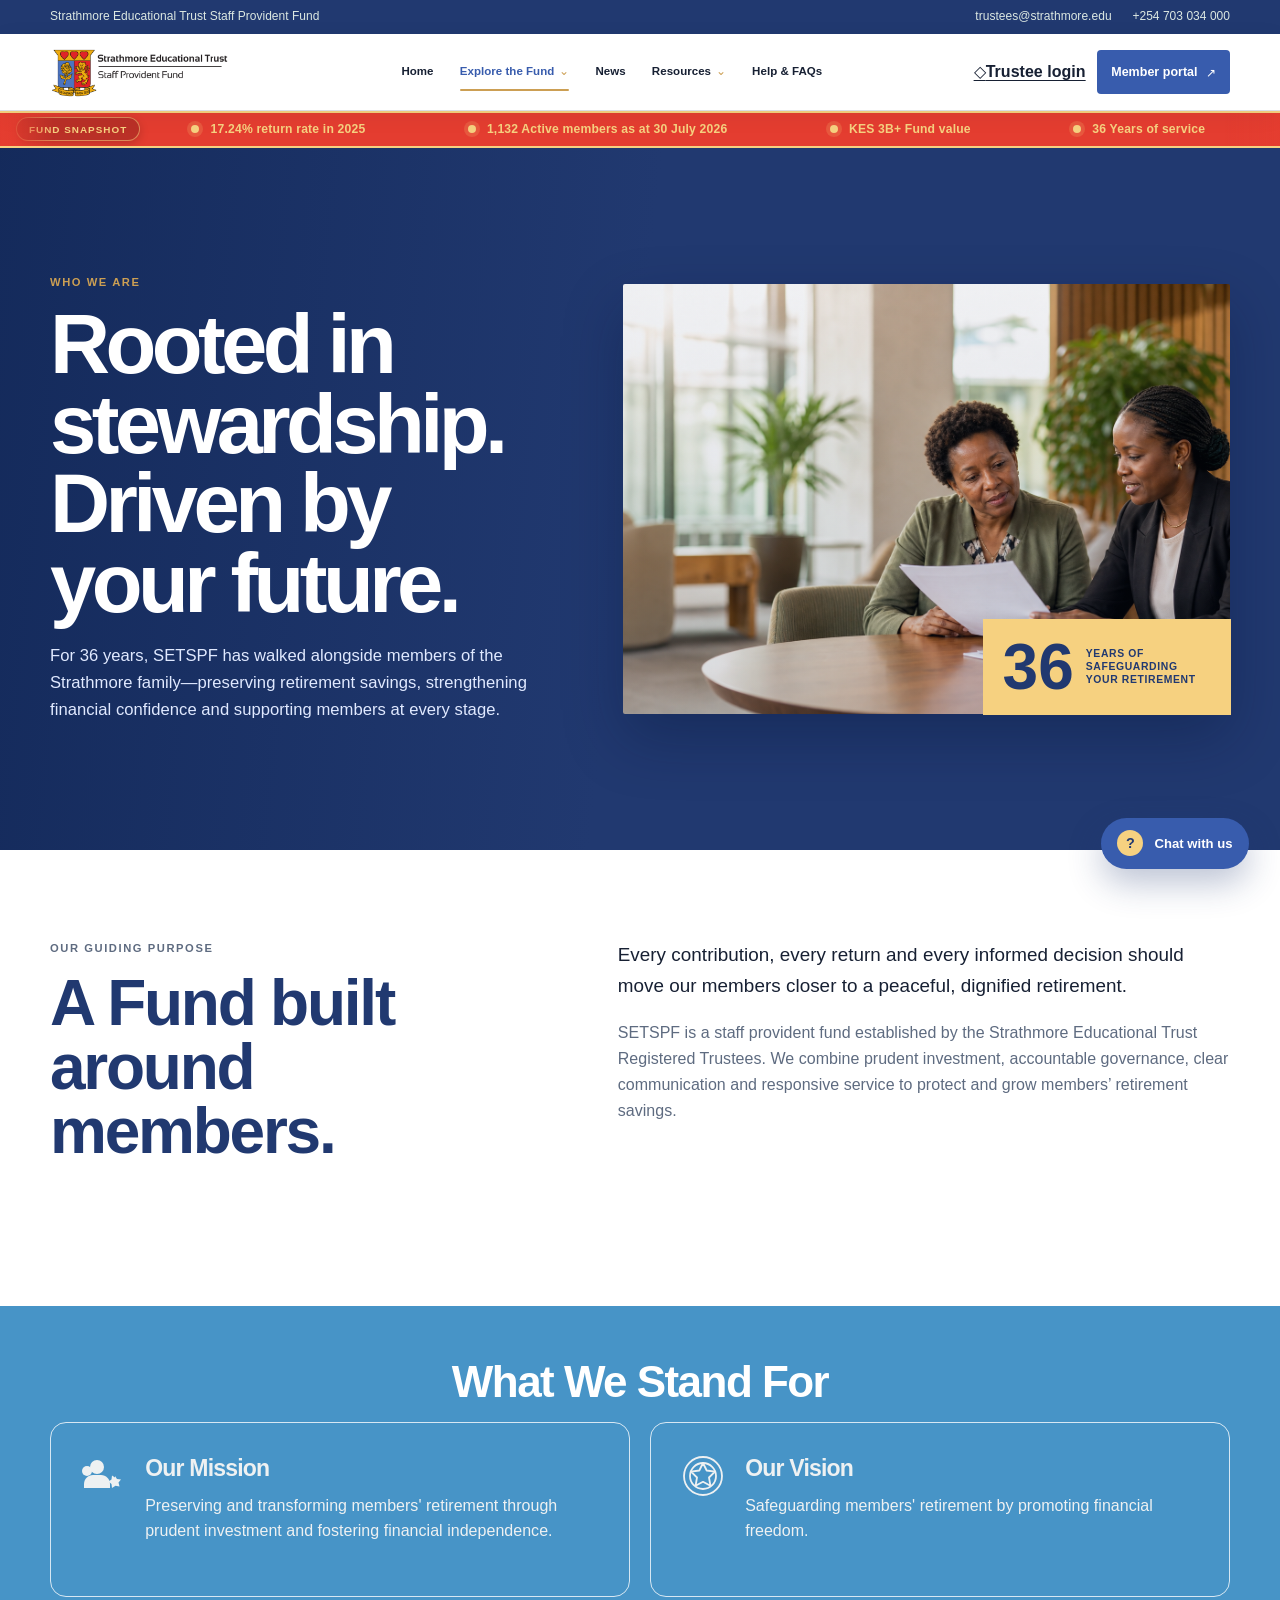
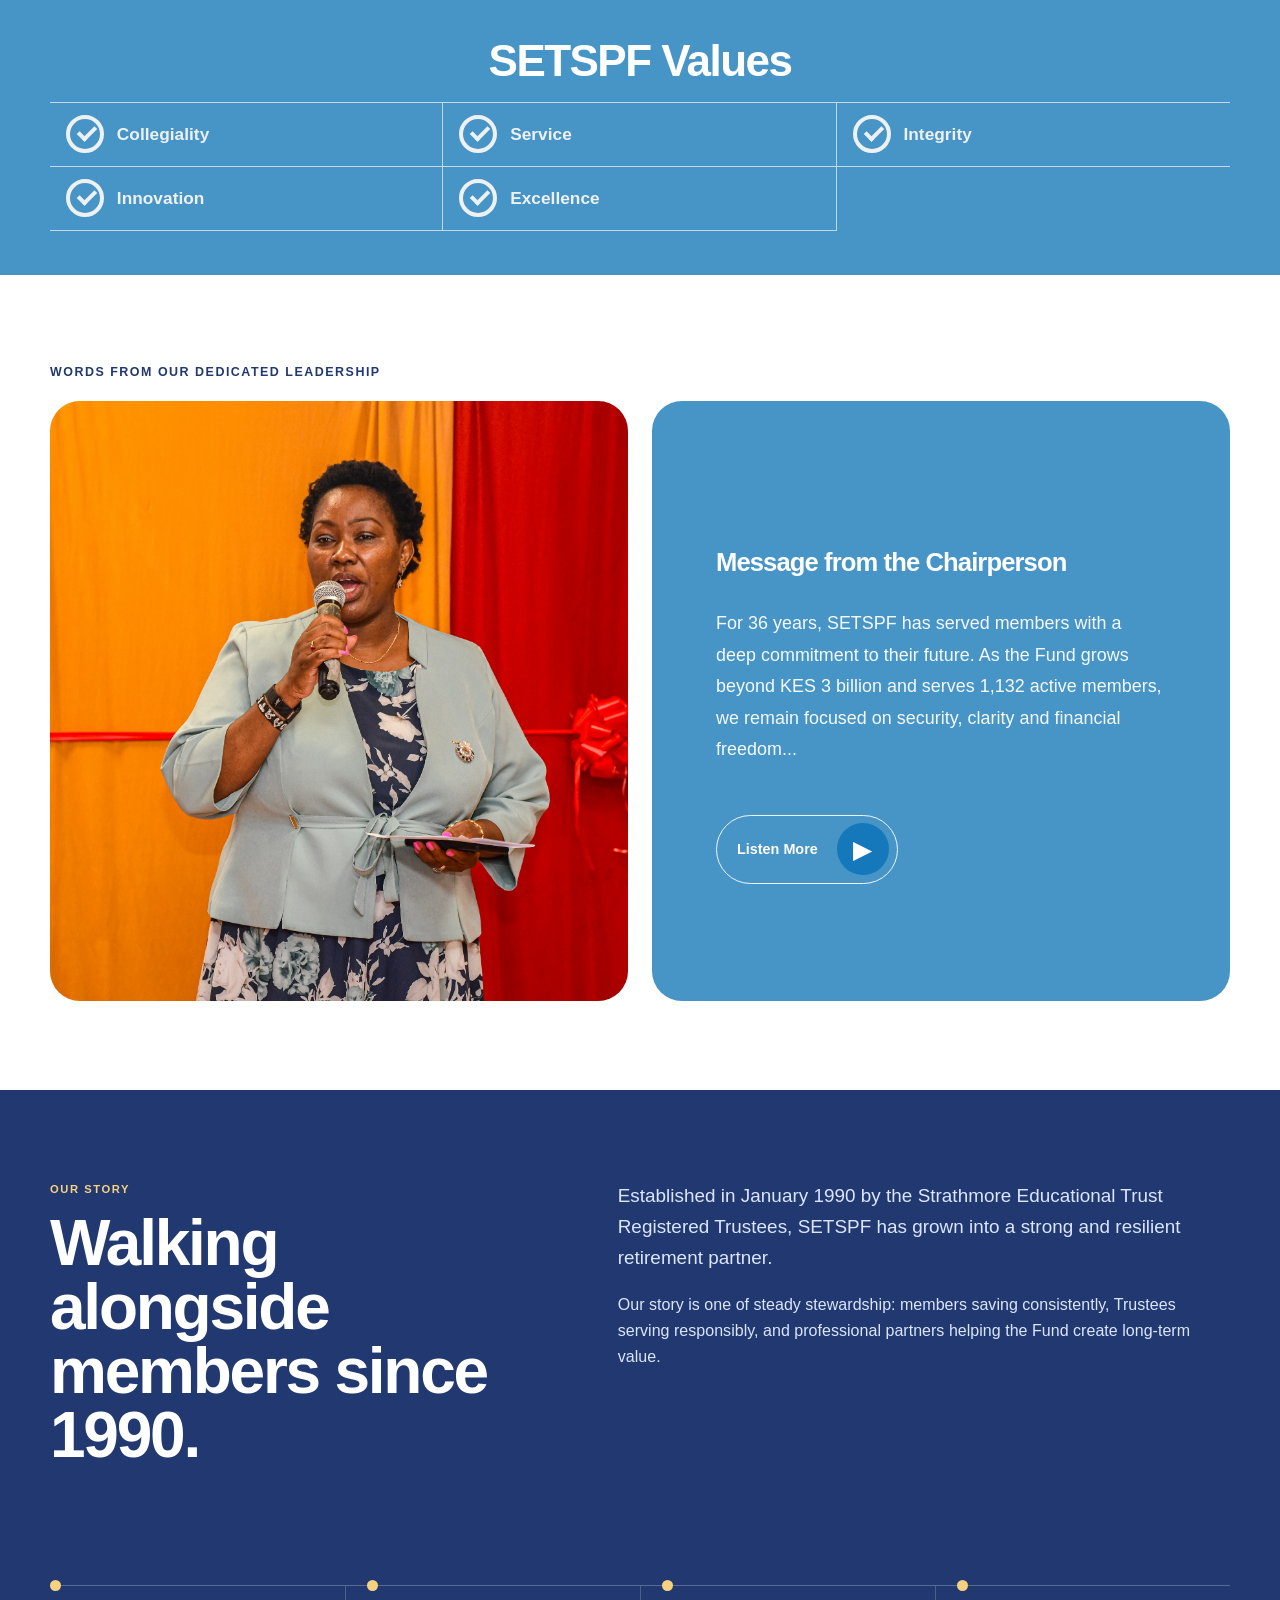
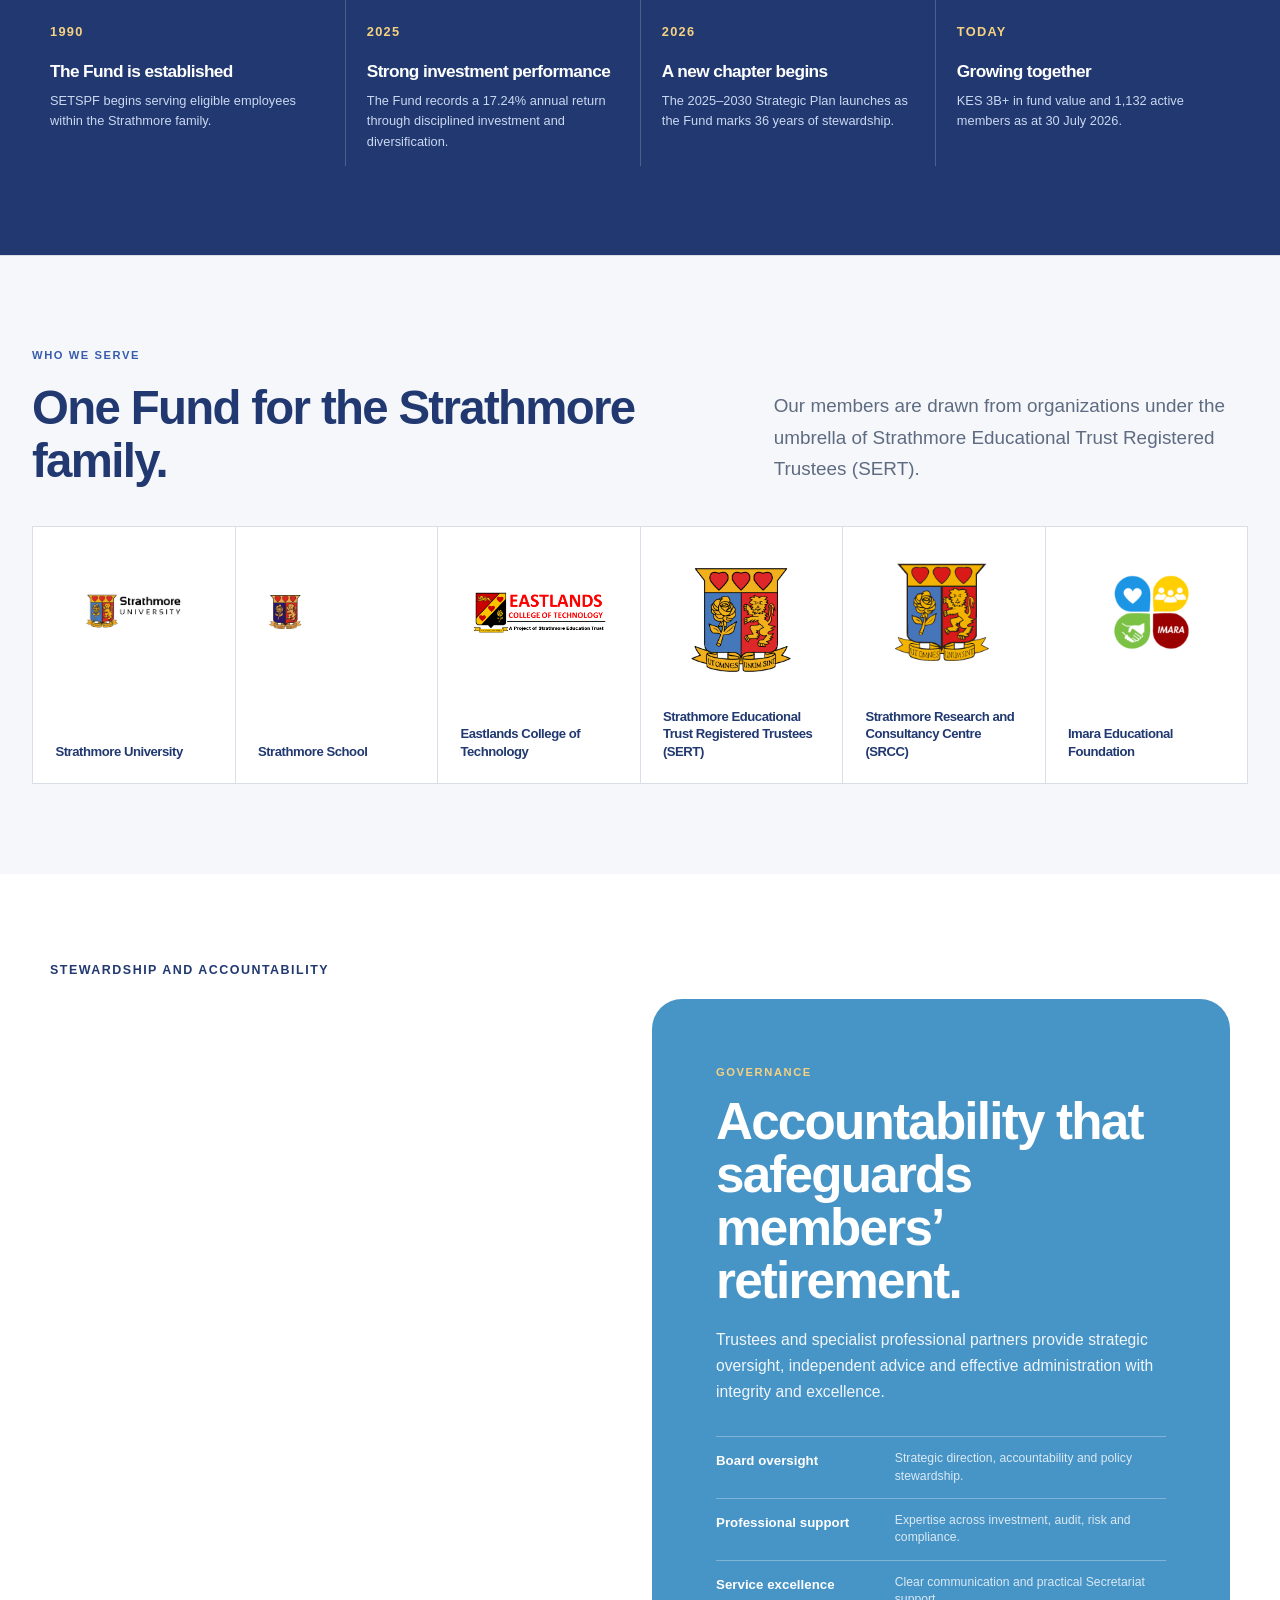
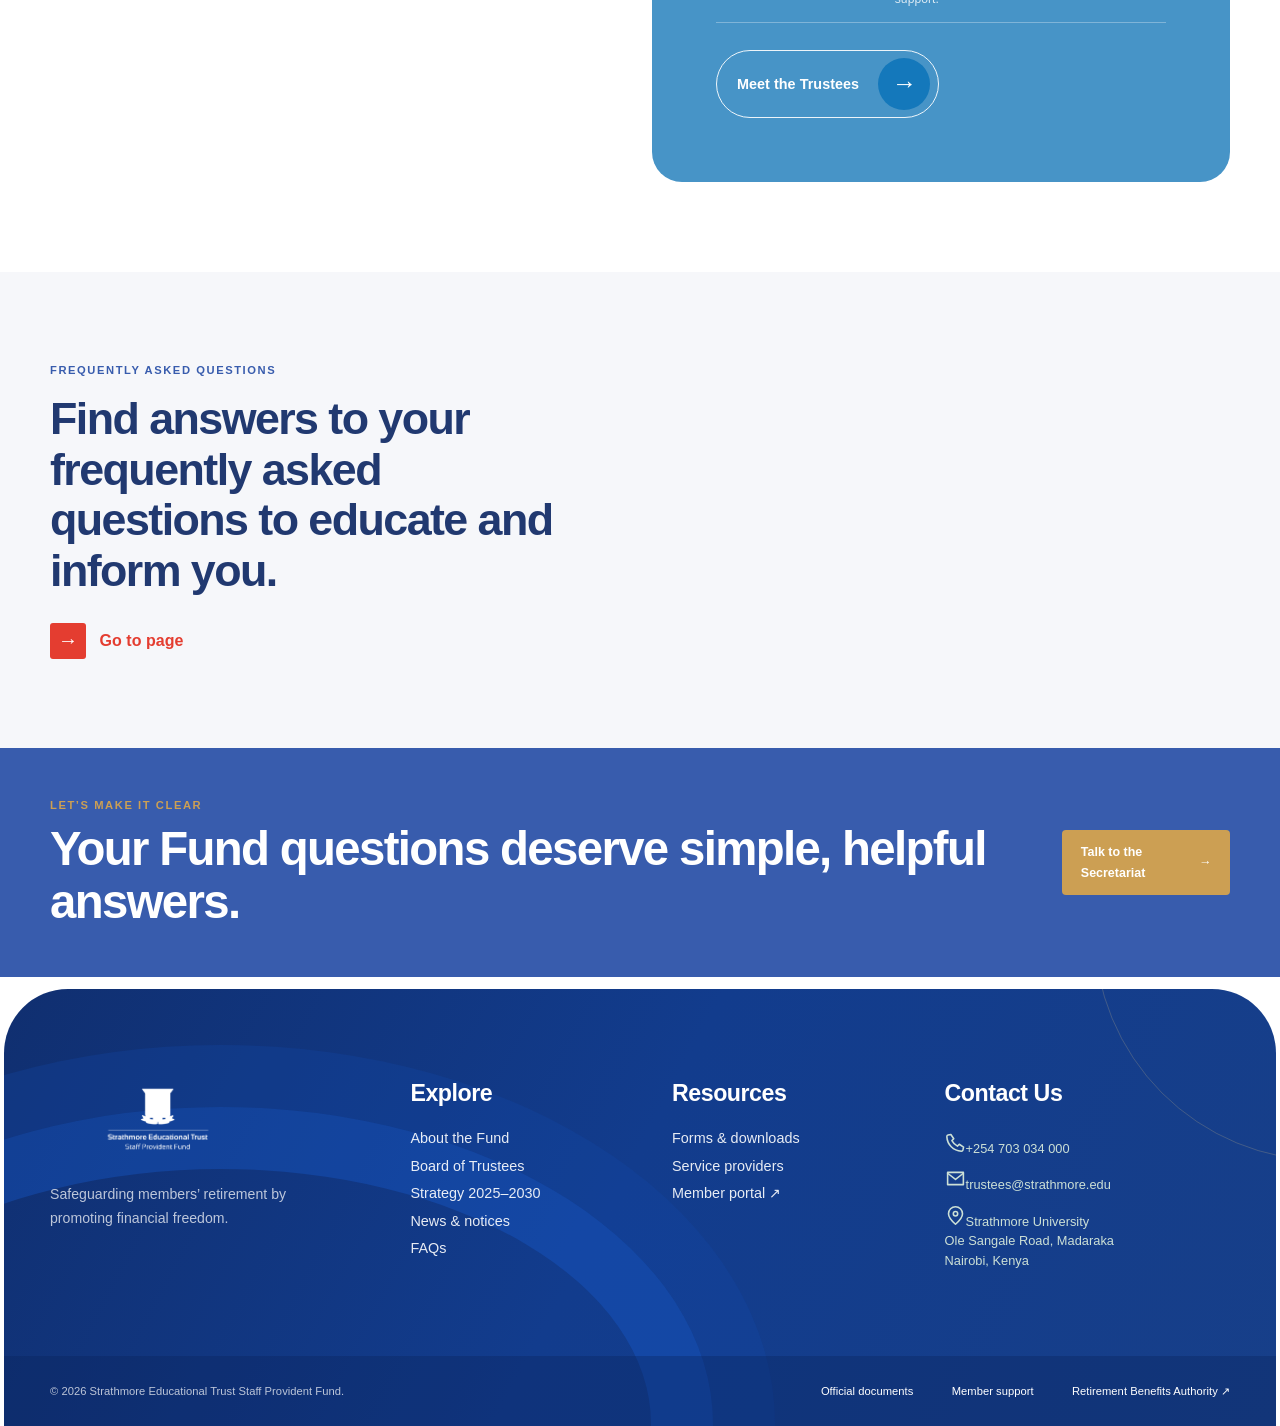
<file: about.html>
<!doctype html>
<html lang="en">
<head>
  <meta charset="utf-8">
  <meta name="viewport" content="width=device-width, initial-scale=1">
  <meta name="description" content="Discover SETSPF’s mission, vision, values and five strategic pillars for safeguarding members’ retirement and promoting financial freedom.">
  <meta http-equiv="Content-Security-Policy" content="default-src 'self'; base-uri 'self'; object-src 'none'; script-src 'self'; style-src 'self' https://fonts.googleapis.com; font-src https://fonts.gstatic.com; img-src 'self' data:; frame-src https://www.youtube-nocookie.com https://www.youtube.com; connect-src 'self'; form-action 'self'">
  <title> Who we are? </title>
  <link rel="preconnect" href="https://fonts.googleapis.com">
  <link rel="preconnect" href="https://fonts.gstatic.com" crossorigin>
  <link href="https://fonts.googleapis.com/css2?family=Outfit:wght@400;500;600;700;800&amp;family=Roboto:wght@400;500;700&amp;display=swap" rel="stylesheet">
  <link rel="stylesheet" href="css/base.css">
  <link rel="stylesheet" href="css/navigation.css">
  <link rel="stylesheet" href="css/redesign.css">
  <link rel="stylesheet" href="css/about-page.css">
  <link rel="stylesheet" href="css/about-attention.css">
  <link rel="stylesheet" href="css/chatbot.css">
  <link rel="stylesheet" href="css/font-refinement.css">
  <link rel="stylesheet" href="css/mission-vision.css">
  <link rel="stylesheet" href="css/about-foundation.css">
  <link rel="stylesheet" href="css/about-interactions.css">
</head>
<body class="about-page">
  <a class="skip-link" href="#main-content">Skip to content</a>
  <div class="utility"><div class="shell utility__inner"><span>Strathmore Educational Trust Staff Provident Fund</span><a href="mailto:trustees@strathmore.edu">trustees@strathmore.edu</a><a href="tel:+254703034000">+254 703 034 000</a></div></div>
  <header class="site-header" id="siteHeader"><div class="shell nav-row">
    <a class="brand" href="index.html#home" aria-label="SETSPF home"><img src="assets/images/fund-logo-source.png" alt="Strathmore Educational Trust Staff Provident Fund"></a>
    <nav class="navigation" id="siteNav" aria-label="Primary navigation">
      <a href="index.html#home">Home</a>
      <details class="nav-dropdown"><summary>About <span aria-hidden="true">⌄</span></summary><div class="nav-dropdown__menu"><a href="about.html" aria-current="page">Who we are</a><a href="#mission">Mission &amp; values</a><a href="strategy-2025-2030.html">Strategy 2025-2030</a><a href="faqs.html">Frequently asked questions</a><a href="trustees.html">Trustees</a></div></details>
      <details class="nav-dropdown"><summary>Benefits <span aria-hidden="true">⌄</span></summary><div class="nav-dropdown__menu"><a href="index.html#benefits">Benefits overview</a><a href="downloads.html#forms">Claim forms</a></div></details>
      <details class="nav-dropdown"><summary>Members <span aria-hidden="true">⌄</span></summary><div class="nav-dropdown__menu"><a href="index.html#members">Member portal</a><a href="index.html#members">Contribution statements</a><a href="index.html#members">Member services</a></div></details>
      <details class="nav-dropdown"><summary>Downloads <span aria-hidden="true">⌄</span></summary><div class="nav-dropdown__menu"><a href="downloads.html">Downloads centre</a><a href="downloads.html#reports">Guides &amp; reports</a><a href="downloads.html#forms">Forms &amp; policies</a></div></details>
      <details class="nav-dropdown"><summary>News <span aria-hidden="true">⌄</span></summary><div class="nav-dropdown__menu"><a href="index.html#news">Latest updates</a><a href="index.html#news">Notices</a><a href="index.html#news">Member education</a></div></details>
      <details class="nav-dropdown"><summary>FAQs <span aria-hidden="true">⌄</span></summary><div class="nav-dropdown__menu"><a href="index.html#faqs">Search FAQs</a><a href="index.html#faqs">Benefit questions</a><a href="index.html#faqs">Statements &amp; claims</a></div></details>
      <details class="nav-dropdown"><summary>Contact <span aria-hidden="true">⌄</span></summary><div class="nav-dropdown__menu"><a href="index.html#contact">Contact support</a><a href="index.html#contact">Office details</a><a href="index.html#contact">Send an enquiry</a></div></details>
    </nav>
    <div class="nav-tools"><a class="button button--solid" href="index.html#members">Member portal <span aria-hidden="true">→</span></a><button class="menu-toggle" id="menuToggle" type="button" aria-label="Open navigation" aria-controls="siteNav" aria-expanded="false"><i></i><i></i><i></i></button></div>
  </div></header>

  <main id="main-content">
    <section class="about-hero"><div class="shell about-hero__grid"><div><p class="kicker">Who We Are</p><h1>Rooted in stewardship. Driven by your future.</h1><p>For 36 years, SETSPF has walked alongside members of the Strathmore family—preserving retirement savings, strengthening financial confidence and supporting members at every stage.</p></div><div class="about-hero__image" role="img" aria-label="SETSPF members together at Strathmore University"><span>36<small>years of safeguarding your retirement</small></span></div></div></section>

    <section class="about-section about-guiding"><div class="shell about-intro"><div><p class="kicker kicker--green">Our guiding purpose</p><h2>A Fund built around members.</h2></div><div><p class="lead">Every contribution, every return and every informed decision should move our members closer to a peaceful, dignified retirement.</p><p>SETSPF is a staff provident fund established by the Strathmore Educational Trust Registered Trustees. We combine prudent investment, accountable governance, clear communication and responsive service to protect and grow members’ retirement savings.</p></div></div></section>

    <section class="about-section about-story"><div class="shell"><div class="about-story__lead"><div><p class="kicker">Our Story</p><h2>Walking alongside members since 1990.</h2></div><div><p class="lead">Established in January 1990 by the Strathmore Educational Trust Registered Trustees, SETSPF has grown into a strong and resilient retirement partner.</p><p>Our story is one of steady stewardship: members saving consistently, Trustees serving responsibly, and professional partners helping the Fund create long-term value.</p></div></div><div class="about-journey" aria-label="SETSPF milestones"><article><span>1990</span><h3>The Fund is established</h3><p>SETSPF begins serving eligible employees within the Strathmore family.</p></article><article><span>2025</span><h3>Strong investment performance</h3><p>The Fund records a 17.24% annual return through disciplined investment and diversification.</p></article><article><span>2026</span><h3>A new chapter begins</h3><p>The 2025–2030 Strategic Plan launches as the Fund marks 36 years of stewardship.</p></article><article><span>Today</span><h3>Growing together</h3><p>KES 3B+ in fund value and 1,132 active members as at 30 July 2026.</p></article></div></div></section>

    <section class="about-section who-we-serve"><div class="shell"><div class="who-we-serve__intro"><p class="kicker kicker--green">Who we serve</p><h2>One Fund for the Strathmore family.</h2><p class="lead">Our members are drawn from organizations under the umbrella of Strathmore Educational Trust Registered Trustees (SERT).</p></div><div class="family-logo-grid" role="list"><article class="family-logo-card" role="listitem"><div class="family-logo-card__image"><img src="assets/images/family-logos/strathmore-university.png" alt="Strathmore University logo" loading="lazy"></div><h3>Strathmore University</h3></article><article class="family-logo-card" role="listitem"><div class="family-logo-card__image"><img src="assets/images/family-logos/strathmore-school.png" alt="Strathmore School logo" loading="lazy"></div><h3>Strathmore School</h3></article><article class="family-logo-card" role="listitem"><div class="family-logo-card__image"><img src="assets/images/family-logos/eastlands-college.png" alt="Eastlands College of Technology logo" loading="lazy"></div><h3>Eastlands College of Technology</h3></article><article class="family-logo-card" role="listitem"><div class="family-logo-card__image family-logo-card__image--crest"><img src="assets/images/su-emblem.png" alt="Strathmore Educational Trust crest" loading="lazy"></div><h3>Strathmore Educational Trust Registered Trustees (SERT)</h3></article><article class="family-logo-card family-logo-card--dark" role="listitem"><div class="family-logo-card__image"><img src="assets/images/family-logos/srcc.png" alt="Strathmore Research and Consultancy Centre logo" loading="lazy"></div><h3>Strathmore Research and Consultancy Centre (SRCC)</h3></article><article class="family-logo-card" role="listitem"><div class="family-logo-card__image"><img src="assets/images/family-logos/imara-foundation.png" alt="Imara Educational Foundation logo" loading="lazy"></div><h3>Imara Educational Foundation</h3></article></div></div></section>

    <section class="stand-for" id="mission" aria-labelledby="stand-for-title"><div class="shell"><h2 id="stand-for-title">What We Stand For</h2><div class="purpose-grid"><article class="purpose-card"><svg class="purpose-card__icon" viewBox="0 0 48 48" aria-hidden="true"><circle cx="18" cy="15" r="7"/><circle cx="8" cy="19" r="5"/><path d="M5 36v-4c0-5 4-9 9-9h8c5 0 9 4 9 9v4H5Z"/><path d="m36 24 2 3 4 .5-2.5 3 1 4-4-.8-3.5 2.3-.5-4-3-2.5 3-2 .5-4 3 2Z"/></svg><div><h3>Our Mission</h3><p>Preserving and transforming members' retirement through prudent investment and fostering financial independence.</p></div></article><article class="purpose-card"><svg class="purpose-card__icon purpose-card__icon--vision" viewBox="0 0 48 48" aria-hidden="true"><circle cx="24" cy="24" r="19"/><circle cx="24" cy="24" r="13"/><path d="m24 11 3.7 7.5 8.3 1.2-6 5.8 1.4 8.2-7.4-3.9-7.4 3.9 1.4-8.2-6-5.8 8.3-1.2L24 11Z"/></svg><div><h3>Our Vision</h3><p>Safeguarding members' retirement by promoting financial freedom.</p></div></article></div><div class="stand-for__values" id="values"><h2>SETSPF Values</h2><ul class="value-list"><li><span class="value-check" aria-hidden="true"></span>Collegiality</li><li><span class="value-check" aria-hidden="true"></span>Service</li><li><span class="value-check" aria-hidden="true"></span>Integrity</li><li><span class="value-check" aria-hidden="true"></span>Innovation</li><li><span class="value-check" aria-hidden="true"></span>Excellence</li></ul></div></div></section>

    <section class="about-section chair-message" aria-labelledby="chairMessageTitle"><div class="shell"><p class="chair-message__eyebrow">Words from our dedicated leadership</p><div class="chair-message__grid"><figure class="chair-message__portrait"><img src="assets/images/chairperson-dr-freshia-mugo-waweru.jpg" alt="Dr. Freshia Mugo-Waweru, Chairperson of the SETSPF Board of Trustees" loading="lazy"></figure><article class="chair-message__card"><h2 id="chairMessageTitle"></h2><h3>Message from the Chairperson</h3><p>For 36 years, SETSPF has served members with a deep commitment to their future. As the Fund grows beyond KES 3 billion and serves 1,132 active members, we remain focused on security, clarity and financial freedom...</p><button class="chair-message__button" type="button" data-chair-video-open>Listen More <span aria-hidden="true">▶</span></button></article></div></div></section>

    <dialog class="chair-letter chair-video" id="chairVideoDialog" aria-labelledby="chairVideoTitle"><div class="chair-letter__head"><div><p class="kicker kicker--green">A message from our Chairperson</p><h2 id="chairVideoTitle">Listen to the Chairperson</h2></div><button type="button" data-chair-video-close aria-label="Close Chairperson video">×</button></div><div class="chair-video__body"><div class="chair-video__frame"><iframe title="Message from the SETSPF Chairperson" data-chair-video-src="https://www.youtube-nocookie.com/embed/Te2XWBrc5Jw?autoplay=1&amp;rel=0" allow="autoplay; encrypted-media; picture-in-picture" allowfullscreen></iframe></div></div></dialog>

    <section class="about-section about-governance" aria-labelledby="governanceTitle"><div class="shell"><p class="governance-feature__eyebrow">Stewardship and accountability</p><div class="about-governance__grid"><figure class="governance-feature__portrait"><img src="assets/images/strategy-launch-group.jpg" alt="Current and former SETSPF Trustees gathered at the 2025–2030 Strategy launch" loading="lazy"></figure><article class="governance-feature__card"><p class="kicker">Governance</p><h2 id="governanceTitle">Accountability that safeguards members’ retirement.</h2><p>Trustees and specialist professional partners provide strategic oversight, independent advice and effective administration with integrity and excellence.</p><ul><li><strong>Board oversight</strong><span>Strategic direction, accountability and policy stewardship.</span></li><li><strong>Professional support</strong><span>Expertise across investment, audit, risk and compliance.</span></li><li><strong>Service excellence</strong><span>Clear communication and practical Secretariat support.</span></li></ul><a class="governance-feature__button" href="trustees.html">Meet the Trustees <span aria-hidden="true">→</span></a></article></div></div></section>

    <section class="about-faq-link"><div class="shell"><article><p class="kicker kicker--green">Frequently asked questions</p><h2>Find answers to your frequently asked questions to educate and inform you.</h2><a class="faq-page-link" href="faqs.html"><span aria-hidden="true">→</span> Go to page</a></article></div></section>

    <section class="about-cta"><div class="shell"><div><p class="kicker">Let’s make it clear</p><h2>Your Fund questions deserve simple, helpful answers.</h2></div><a class="button button--gold" href="index.html#contact">Talk to the Secretariat <span aria-hidden="true">→</span></a></div></section>
  </main>

  <section class="help-chat" data-help-chat aria-label="SETSPF virtual assistant"><button class="help-chat__launcher" type="button" data-chat-toggle aria-expanded="false" aria-controls="setspfChatPanel"><span class="help-chat__launcher-icon" aria-hidden="true">?</span>Chat with us</button><div class="help-chat__panel" id="setspfChatPanel" data-chat-panel hidden><div class="help-chat__head"><div><span class="help-chat__eyebrow">SETSPF help</span><strong>How can we help?</strong></div><button class="help-chat__close" type="button" data-chat-close aria-label="Close chat">×</button></div><div class="help-chat__messages" data-chat-messages aria-live="polite"><p class="help-chat__message">Hello. I can help you find information about statements, benefits, member support and contacting the Secretariat.</p></div><div class="help-chat__suggestions"><button type="button" data-chat-prompt="Help me understand my statement">Understand my statement</button><button type="button" data-chat-prompt="How do I start a benefit claim?">Start a claim</button><button type="button" data-chat-prompt="How do I contact the Secretariat?">Contact support</button></div><form class="help-chat__form" data-chat-form><label class="visually-hidden" for="setspfChatInput">Ask a question</label><input id="setspfChatInput" data-chat-input type="text" autocomplete="off" maxlength="280" placeholder="Ask a general question"><button type="submit">Send</button></form><p class="help-chat__notice">General guidance only. Do not share personal, account or password information here.</p></div></section>
  <footer class="footer footer--home"><div class="shell footer-grid"><div class="footer-identity"><a class="footer-brand" href="index.html" aria-label="SETSPF home"><img src="assets/images/fund-logo-source.png" alt="SETSPF"><span>Strathmore Educational Trust<br>Staff Provident Fund</span></a><p>Safeguarding members’ retirement by promoting financial freedom.</p></div><nav aria-label="Explore SETSPF"><h3>Explore</h3><a href="index.html#about">About the Fund</a><a href="trustees.html">Board of Trustees</a><a href="strategy-2025-2030.html">Strategy 2025–2030</a><a href="index.html#news">News &amp; notices</a><a href="faqs.html">FAQs</a></nav><nav aria-label="Member resources"><h3>Resources</h3><a href="downloads.html">Forms &amp; downloads</a><a href="service-providers.html">Service providers</a><a href="https://selfservice.zamaragroup.com/" target="_blank" rel="noopener noreferrer">Member portal <span aria-hidden="true">↗</span></a></nav><div class="footer-contact"><h3>Contact Us</h3><a href="tel:+254703034000"><svg viewBox="0 0 24 24" aria-hidden="true"><path d="M6.7 2.8 10 7.7 7.9 9.8a15 15 0 0 0 6.3 6.3l2.1-2.1 4.9 3.3-.7 3.2c-.2.8-.9 1.4-1.8 1.4C9.5 21.4 2.6 14.5 2.1 5.3c0-.9.6-1.6 1.4-1.8l3.2-.7Z"/></svg><span>+254 703 034 000</span></a><a href="mailto:trustees@strathmore.edu"><svg viewBox="0 0 24 24" aria-hidden="true"><path d="M3 5h18v14H3z"/><path d="m3 6 9 7 9-7"/></svg><span>trustees@strathmore.edu</span></a><a href="https://maps.google.com/?q=Strathmore+University+Nairobi" target="_blank" rel="noopener"><svg viewBox="0 0 24 24" aria-hidden="true"><path d="M20 10c0 5-8 12-8 12S4 15 4 10a8 8 0 1 1 16 0Z"/><circle cx="12" cy="10" r="2.5"/></svg><span>Strathmore University<br>Ole Sangale Road, Madaraka<br>Nairobi, Kenya</span></a></div></div><div class="footer-bottom"><div class="shell footer-bottom__inner"><span>© <span id="year"></span> Strathmore Educational Trust Staff Provident Fund.</span><nav aria-label="Footer links"><a href="downloads.html">Official documents</a><a href="index.html#contact">Member support</a><a href="https://www.rba.go.ke/" target="_blank" rel="noopener">Retirement Benefits Authority <span aria-hidden="true">↗</span></a></nav></div></div></footer>
  <script src="js/chatbot.js"></script>
  <script src="js/about.js"></script>
  <script src="js/fund-ticker.js"></script>
</body>
</html>
</file>
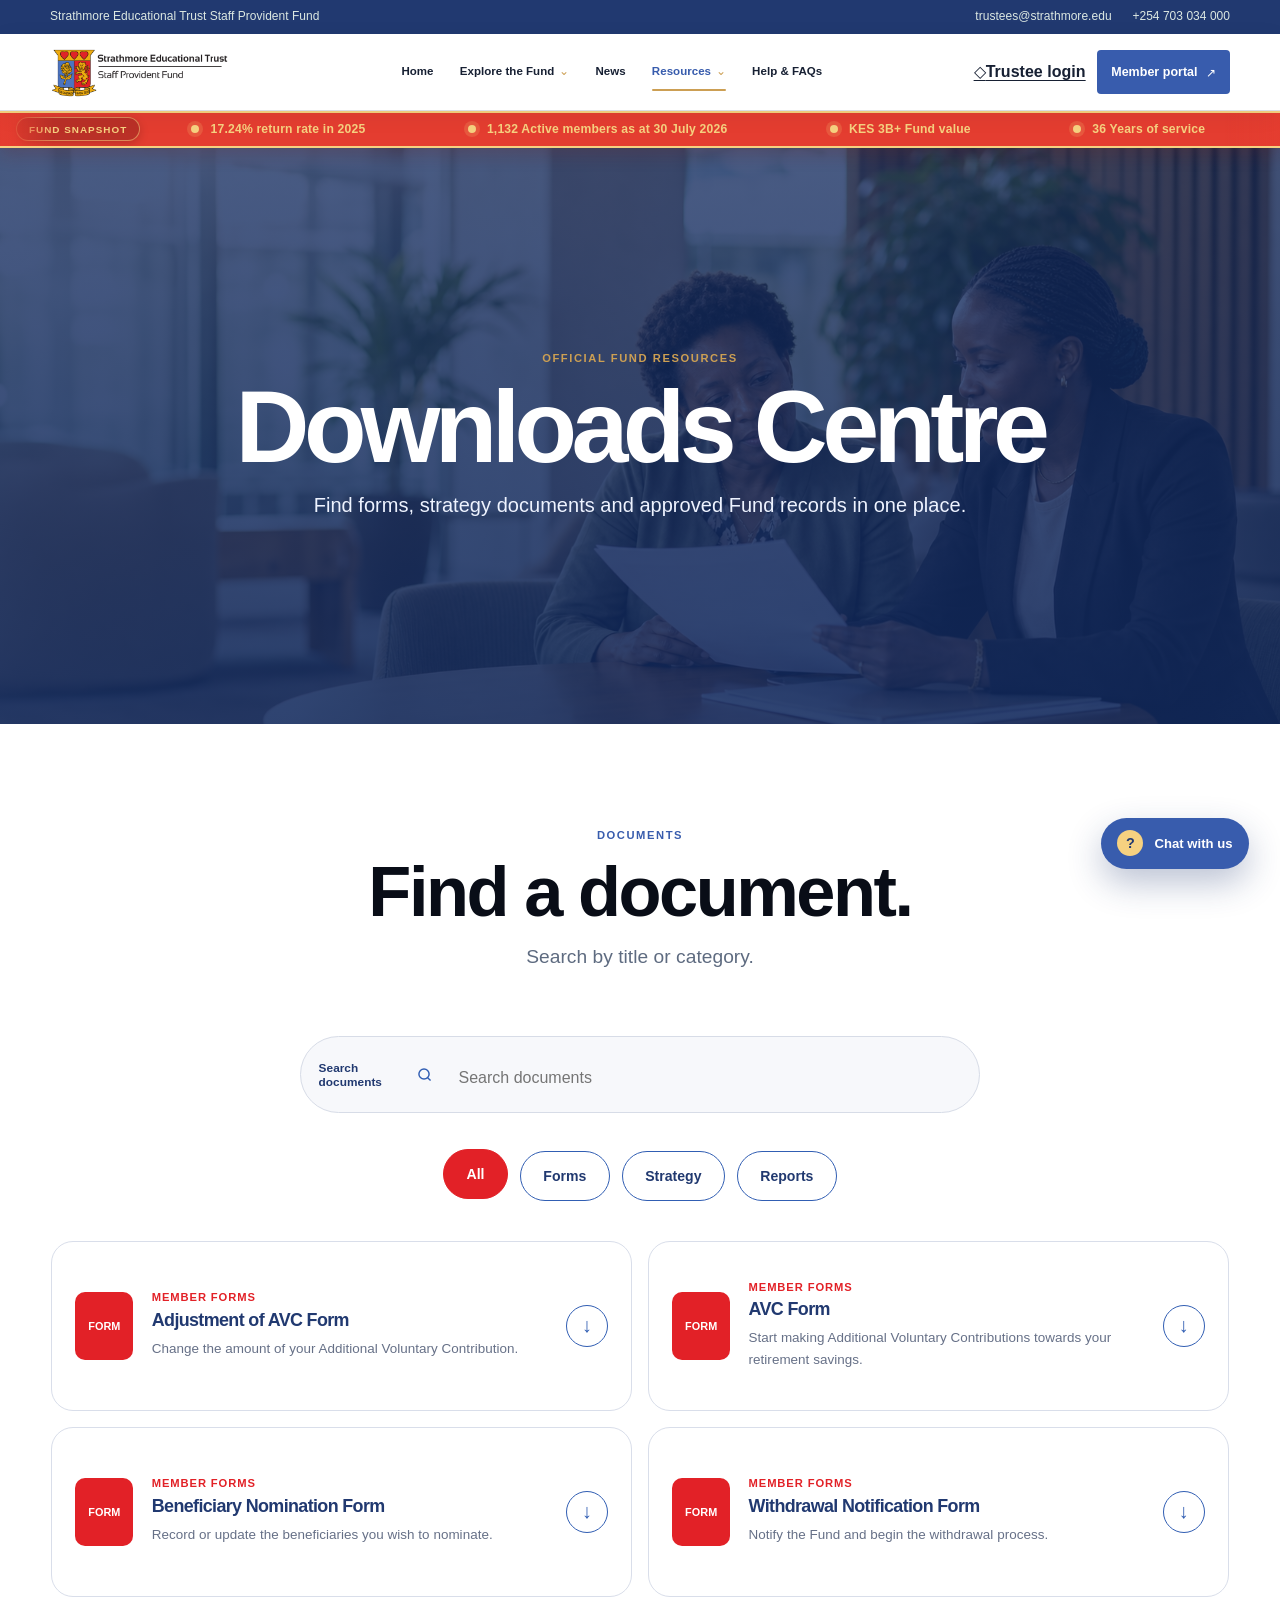
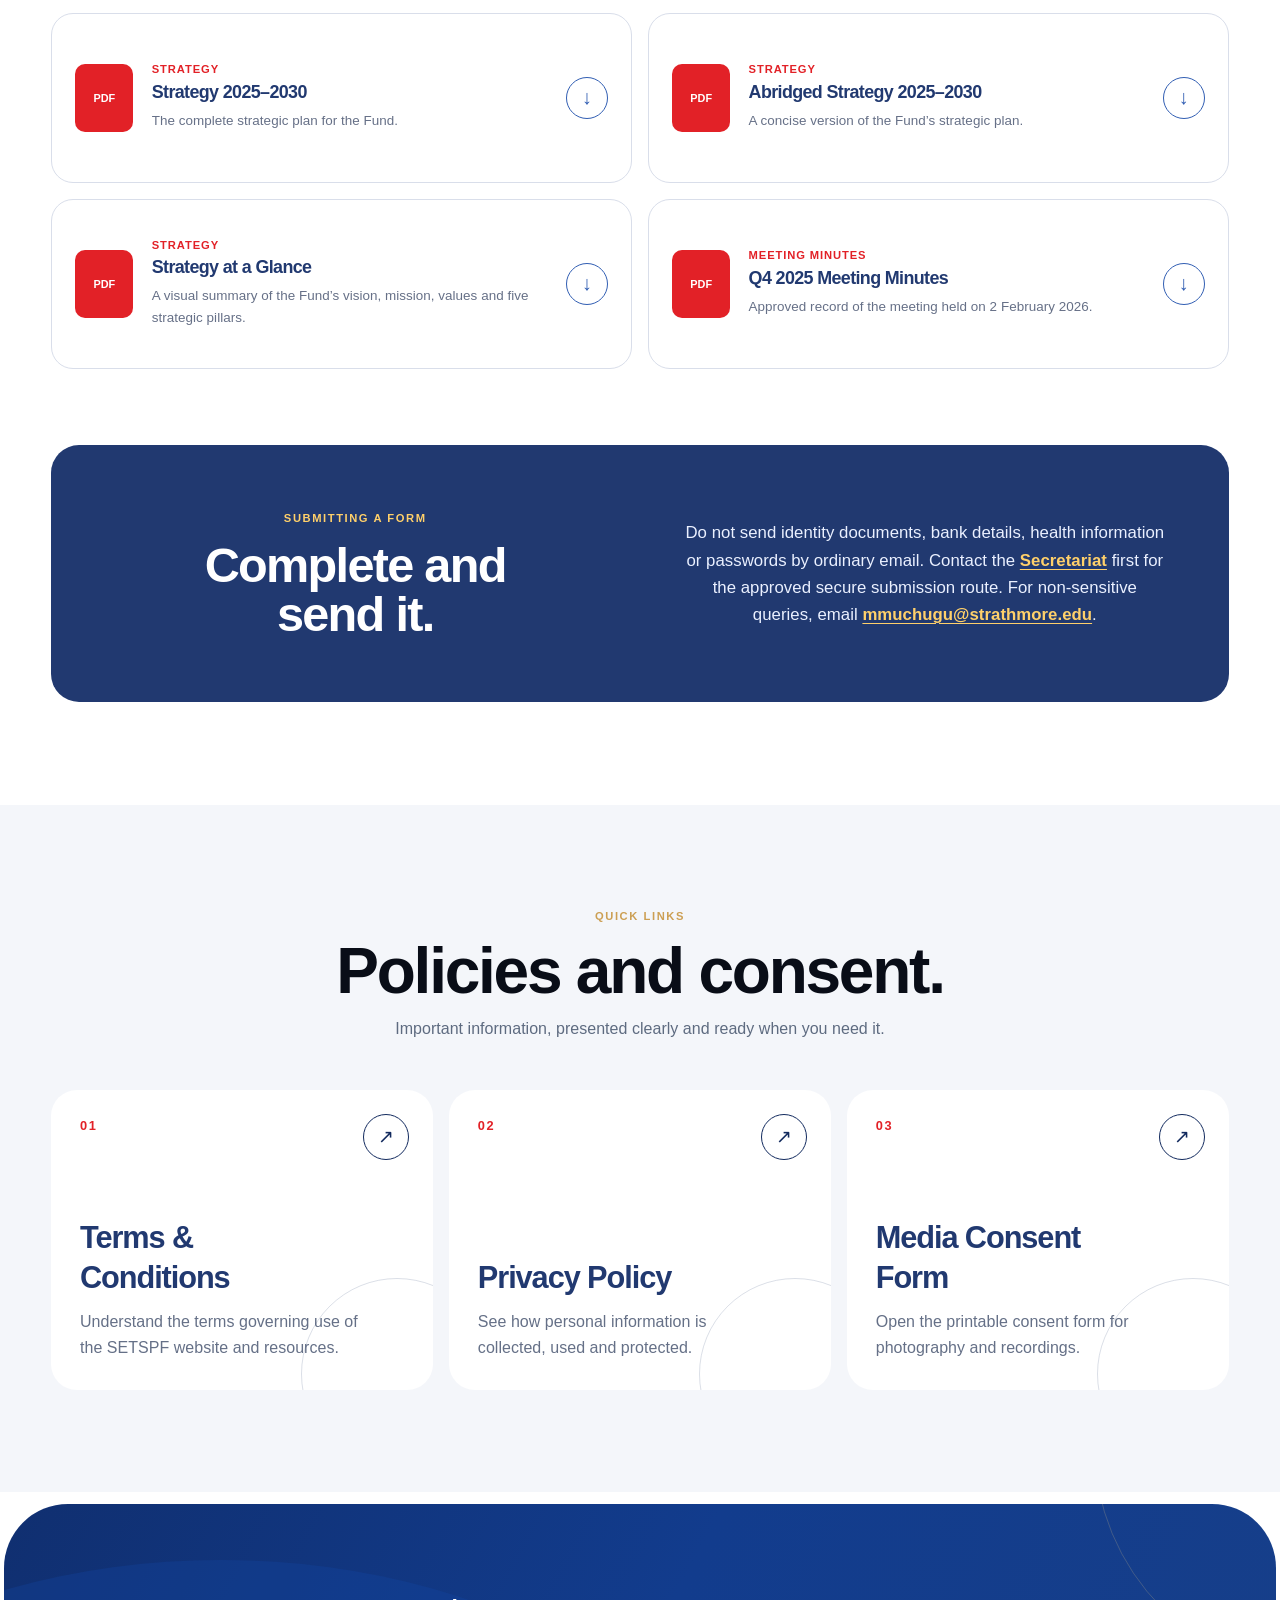
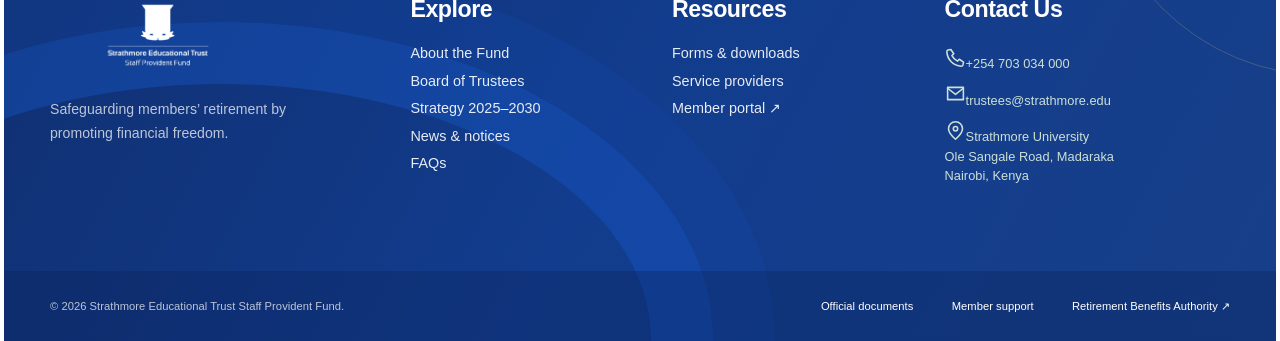
<file: downloads.html>
<!doctype html>
<html lang="en">
<head>
  <meta charset="utf-8">
  <meta name="viewport" content="width=device-width, initial-scale=1">
  <meta name="description" content="Access official SETSPF forms, strategy documents and approved Fund records.">
  <meta http-equiv="Content-Security-Policy" content="default-src 'self'; base-uri 'self'; object-src 'none'; script-src 'self'; style-src 'self' https://fonts.googleapis.com; font-src https://fonts.gstatic.com; img-src 'self' data:; connect-src 'self'; form-action 'self'">
  <title>Downloads Centre | SETSPF</title>
  <link rel="preconnect" href="https://fonts.googleapis.com">
  <link rel="preconnect" href="https://fonts.gstatic.com" crossorigin>
  <link href="https://fonts.googleapis.com/css2?family=Outfit:wght@400;500;600;700;800&amp;family=Roboto:wght@400;500;700&amp;display=swap" rel="stylesheet">
  <link rel="stylesheet" href="css/base.css">
  <link rel="stylesheet" href="css/navigation.css">
  <link rel="stylesheet" href="css/redesign.css">
  <link rel="stylesheet" href="css/downloads-page.css">
  <link rel="stylesheet" href="css/downloads-centre.css">
  <link rel="stylesheet" href="css/chatbot.css">
  <link rel="stylesheet" href="css/font-refinement.css">
</head>
<body class="downloads-page">
  <a class="skip-link" href="#main-content">Skip to content</a>
  <div class="utility"><div class="shell utility__inner"><span>Strathmore Educational Trust Staff Provident Fund</span><a href="mailto:trustees@strathmore.edu">trustees@strathmore.edu</a><a href="tel:+254703034000">+254 703 034 000</a></div></div>
  <header class="site-header" id="siteHeader"><div class="shell nav-row"><a class="brand" href="index.html#home" aria-label="SETSPF home"><img src="assets/images/fund-logo-source.png" alt="Strathmore Educational Trust Staff Provident Fund"></a><nav class="navigation" id="siteNav" aria-label="Primary navigation"><a href="index.html#home">Home</a><details class="nav-dropdown"><summary>About <span aria-hidden="true">⌄</span></summary><div class="nav-dropdown__menu"><a href="about.html">Who we are</a><a href="about.html#mission">Mission &amp; values</a><a href="strategy-2025-2030.html">Strategy 2025–2030</a><a href="faqs.html">Frequently asked questions</a><a href="trustees.html">Trustees</a></div></details><details class="nav-dropdown" open><summary>Downloads <span aria-hidden="true">⌄</span></summary><div class="nav-dropdown__menu"><a href="downloads.html" aria-current="page">All documents</a><a href="#downloads-library" data-download-filter="forms">Forms</a><a href="#downloads-library" data-download-filter="strategy">Strategy documents</a><a href="#downloads-library" data-download-filter="reports">Reports</a></div></details><details class="nav-dropdown"><summary>News <span aria-hidden="true">⌄</span></summary><div class="nav-dropdown__menu"><a href="index.html#news">Latest updates</a><a href="index.html#news">Notices</a><a href="index.html#news">Member education</a></div></details><details class="nav-dropdown"><summary>FAQs <span aria-hidden="true">⌄</span></summary><div class="nav-dropdown__menu"><a href="faqs.html">Frequently asked questions</a><a href="faqs.html#statements">Statements &amp; benefits</a><a href="faqs.html#claims">Claims &amp; support</a></div></details><details class="nav-dropdown"><summary>Contact <span aria-hidden="true">⌄</span></summary><div class="nav-dropdown__menu"><a href="index.html#contact">Contact support</a><a href="index.html#contact">Office details</a><a href="index.html#contact">Send an enquiry</a></div></details></nav><div class="nav-tools"><a class="button button--solid" href="index.html#members">Member portal <span aria-hidden="true">→</span></a><button class="menu-toggle" id="menuToggle" type="button" aria-label="Open navigation" aria-controls="siteNav" aria-expanded="false"><i></i><i></i><i></i></button></div></div></header>
  <main id="main-content">
    <section class="downloads-hero"><div class="shell downloads-hero__grid"><div><p class="kicker">Official Fund resources</p><h1>Downloads Centre</h1><p>Find forms, strategy documents and approved Fund records in one place.</p></div></div></section>
    <section class="downloads-library" id="downloads-library" aria-labelledby="downloadsTitle"><div class="shell"><header class="downloads-library__intro"><p class="kicker kicker--green">Documents</p><h2 id="downloadsTitle">Find a document.</h2><p>Search by title or category.</p></header><div class="downloads-toolbar"><label class="downloads-search"><span class="sr-only">Search documents</span><svg viewBox="0 0 24 24" aria-hidden="true"><circle cx="11" cy="11" r="7"></circle><path d="m20 20-4-4"></path></svg><input id="downloadSearch" type="search" placeholder="Search documents" autocomplete="off"></label><div class="downloads-tabs" role="tablist" aria-label="Filter documents"><button type="button" class="is-active" data-filter="all" role="tab" aria-selected="true">All</button><button type="button" data-filter="forms" role="tab" aria-selected="false">Forms</button><button type="button" data-filter="strategy" role="tab" aria-selected="false">Strategy</button><button type="button" data-filter="reports" role="tab" aria-selected="false">Reports</button></div></div><div class="downloads-library__grid" id="documentGrid">
      <a class="download-card" data-category="forms" href="assets/documents/adjustment-of-avc-form.pdf" download><span class="download-card__type">FORM</span><div><span class="download-card__category">Member forms</span><h3>Adjustment of AVC Form</h3><p>Change the amount of your Additional Voluntary Contribution.</p></div><span class="download-card__action" aria-hidden="true">↓</span></a>
      <a class="download-card" data-category="forms" href="assets/documents/avc-form.pdf" download><span class="download-card__type">FORM</span><div><span class="download-card__category">Member forms</span><h3>AVC Form</h3><p>Start making Additional Voluntary Contributions towards your retirement savings.</p></div><span class="download-card__action" aria-hidden="true">↓</span></a>
      <a class="download-card" data-category="forms" href="assets/documents/beneficiary-nomination-form.pdf" download><span class="download-card__type">FORM</span><div><span class="download-card__category">Member forms</span><h3>Beneficiary Nomination Form</h3><p>Record or update the beneficiaries you wish to nominate.</p></div><span class="download-card__action" aria-hidden="true">↓</span></a>
      <a class="download-card" data-category="forms" href="assets/documents/withdrawal-notification-form.pdf" download><span class="download-card__type">FORM</span><div><span class="download-card__category">Member forms</span><h3>Withdrawal Notification Form</h3><p>Notify the Fund and begin the withdrawal process.</p></div><span class="download-card__action" aria-hidden="true">↓</span></a>
      <a class="download-card" data-category="strategy" href="assets/documents/strategy%202025-2030.pdf" download><span class="download-card__type">PDF</span><div><span class="download-card__category">Strategy</span><h3>Strategy 2025–2030</h3><p>The complete strategic plan for the Fund.</p></div><span class="download-card__action" aria-hidden="true">↓</span></a>
      <a class="download-card" data-category="strategy" href="assets/documents/abridged-strategic-plan-2025-2030.pdf" download><span class="download-card__type">PDF</span><div><span class="download-card__category">Strategy</span><h3>Abridged Strategy 2025–2030</h3><p>A concise version of the Fund’s strategic plan.</p></div><span class="download-card__action" aria-hidden="true">↓</span></a>
      <a class="download-card" data-category="strategy" href="assets/documents/Strategy_at_a_Glance.pdf" download><span class="download-card__type">PDF</span><div><span class="download-card__category">Strategy</span><h3>Strategy at a Glance</h3><p>A visual summary of the Fund’s vision, mission, values and five strategic pillars.</p></div><span class="download-card__action" aria-hidden="true">↓</span></a>
      <a class="download-card" data-category="reports" href="assets/documents/reports/q4-2025-meeting-minutes-02-feb-2026.pdf" download><span class="download-card__type">PDF</span><div><span class="download-card__category">Meeting minutes</span><h3>Q4 2025 Meeting Minutes</h3><p>Approved record of the meeting held on 2 February 2026.</p></div><span class="download-card__action" aria-hidden="true">↓</span></a>
    </div><p class="downloads-empty" id="downloadsEmpty" hidden>No documents found.</p><aside class="downloads-help"><div><p class="kicker">Submitting a form</p><h2>Complete and send it.</h2></div><p>Do not send identity documents, bank details, health information or passwords by ordinary email. Contact the <a href="index.html#contact">Secretariat</a> first for the approved secure submission route. For non-sensitive queries, email <a href="mailto:mmuchugu@strathmore.edu">mmuchugu@strathmore.edu</a>.</p></aside></div></section>
    <section class="policy-quicklinks" aria-labelledby="policyLinksTitle"><div class="shell"><header><p class="kicker">Quick links</p><h2 id="policyLinksTitle">Policies and consent.</h2><p>Important information, presented clearly and ready when you need it.</p></header><div class="policy-quicklinks__grid"><a href="policies-and-forms.html#terms"><span class="policy-quicklinks__number">01</span><div><h3>Terms &amp; Conditions</h3><p>Understand the terms governing use of the SETSPF website and resources.</p></div><span class="policy-quicklinks__arrow" aria-hidden="true">↗</span></a><a href="policies-and-forms.html#privacy"><span class="policy-quicklinks__number">02</span><div><h3>Privacy Policy</h3><p>See how personal information is collected, used and protected.</p></div><span class="policy-quicklinks__arrow" aria-hidden="true">↗</span></a><a href="policies-and-forms.html#media-consent"><span class="policy-quicklinks__number">03</span><div><h3>Media Consent Form</h3><p>Open the printable consent form for photography and recordings.</p></div><span class="policy-quicklinks__arrow" aria-hidden="true">↗</span></a></div></div></section>
  </main>
  <footer class="footer footer--home"><div class="shell footer-grid"><div class="footer-identity"><a class="footer-brand" href="index.html" aria-label="SETSPF home"><img src="assets/images/fund-logo-source.png" alt="SETSPF"><span>Strathmore Educational Trust<br>Staff Provident Fund</span></a><p>Safeguarding members’ retirement by promoting financial freedom.</p></div><nav aria-label="Explore SETSPF"><h3>Explore</h3><a href="index.html#about">About the Fund</a><a href="trustees.html">Board of Trustees</a><a href="strategy-2025-2030.html">Strategy 2025–2030</a><a href="index.html#news">News &amp; notices</a><a href="faqs.html">FAQs</a></nav><nav aria-label="Member resources"><h3>Resources</h3><a href="downloads.html">Forms &amp; downloads</a><a href="service-providers.html">Service providers</a><a href="https://selfservice.zamaragroup.com/" target="_blank" rel="noopener noreferrer">Member portal <span aria-hidden="true">↗</span></a></nav><div class="footer-contact"><h3>Contact Us</h3><a href="tel:+254703034000"><svg viewBox="0 0 24 24" aria-hidden="true"><path d="M6.7 2.8 10 7.7 7.9 9.8a15 15 0 0 0 6.3 6.3l2.1-2.1 4.9 3.3-.7 3.2c-.2.8-.9 1.4-1.8 1.4C9.5 21.4 2.6 14.5 2.1 5.3c0-.9.6-1.6 1.4-1.8l3.2-.7Z"/></svg><span>+254 703 034 000</span></a><a href="mailto:trustees@strathmore.edu"><svg viewBox="0 0 24 24" aria-hidden="true"><path d="M3 5h18v14H3z"/><path d="m3 6 9 7 9-7"/></svg><span>trustees@strathmore.edu</span></a><a href="https://maps.google.com/?q=Strathmore+University+Nairobi" target="_blank" rel="noopener"><svg viewBox="0 0 24 24" aria-hidden="true"><path d="M20 10c0 5-8 12-8 12S4 15 4 10a8 8 0 1 1 16 0Z"/><circle cx="12" cy="10" r="2.5"/></svg><span>Strathmore University<br>Ole Sangale Road, Madaraka<br>Nairobi, Kenya</span></a></div></div><div class="footer-bottom"><div class="shell footer-bottom__inner"><span>© <span id="year"></span> Strathmore Educational Trust Staff Provident Fund.</span><nav aria-label="Footer links"><a href="downloads.html">Official documents</a><a href="index.html#contact">Member support</a><a href="https://www.rba.go.ke/" target="_blank" rel="noopener">Retirement Benefits Authority <span aria-hidden="true">↗</span></a></nav></div></div></footer>
  <script src="js/chatbot.js"></script>
  <script src="js/about.js"></script>
  <script src="js/fund-ticker.js"></script>
  <script src="js/downloads-centre.js"></script>
</body>
</html>
</file>
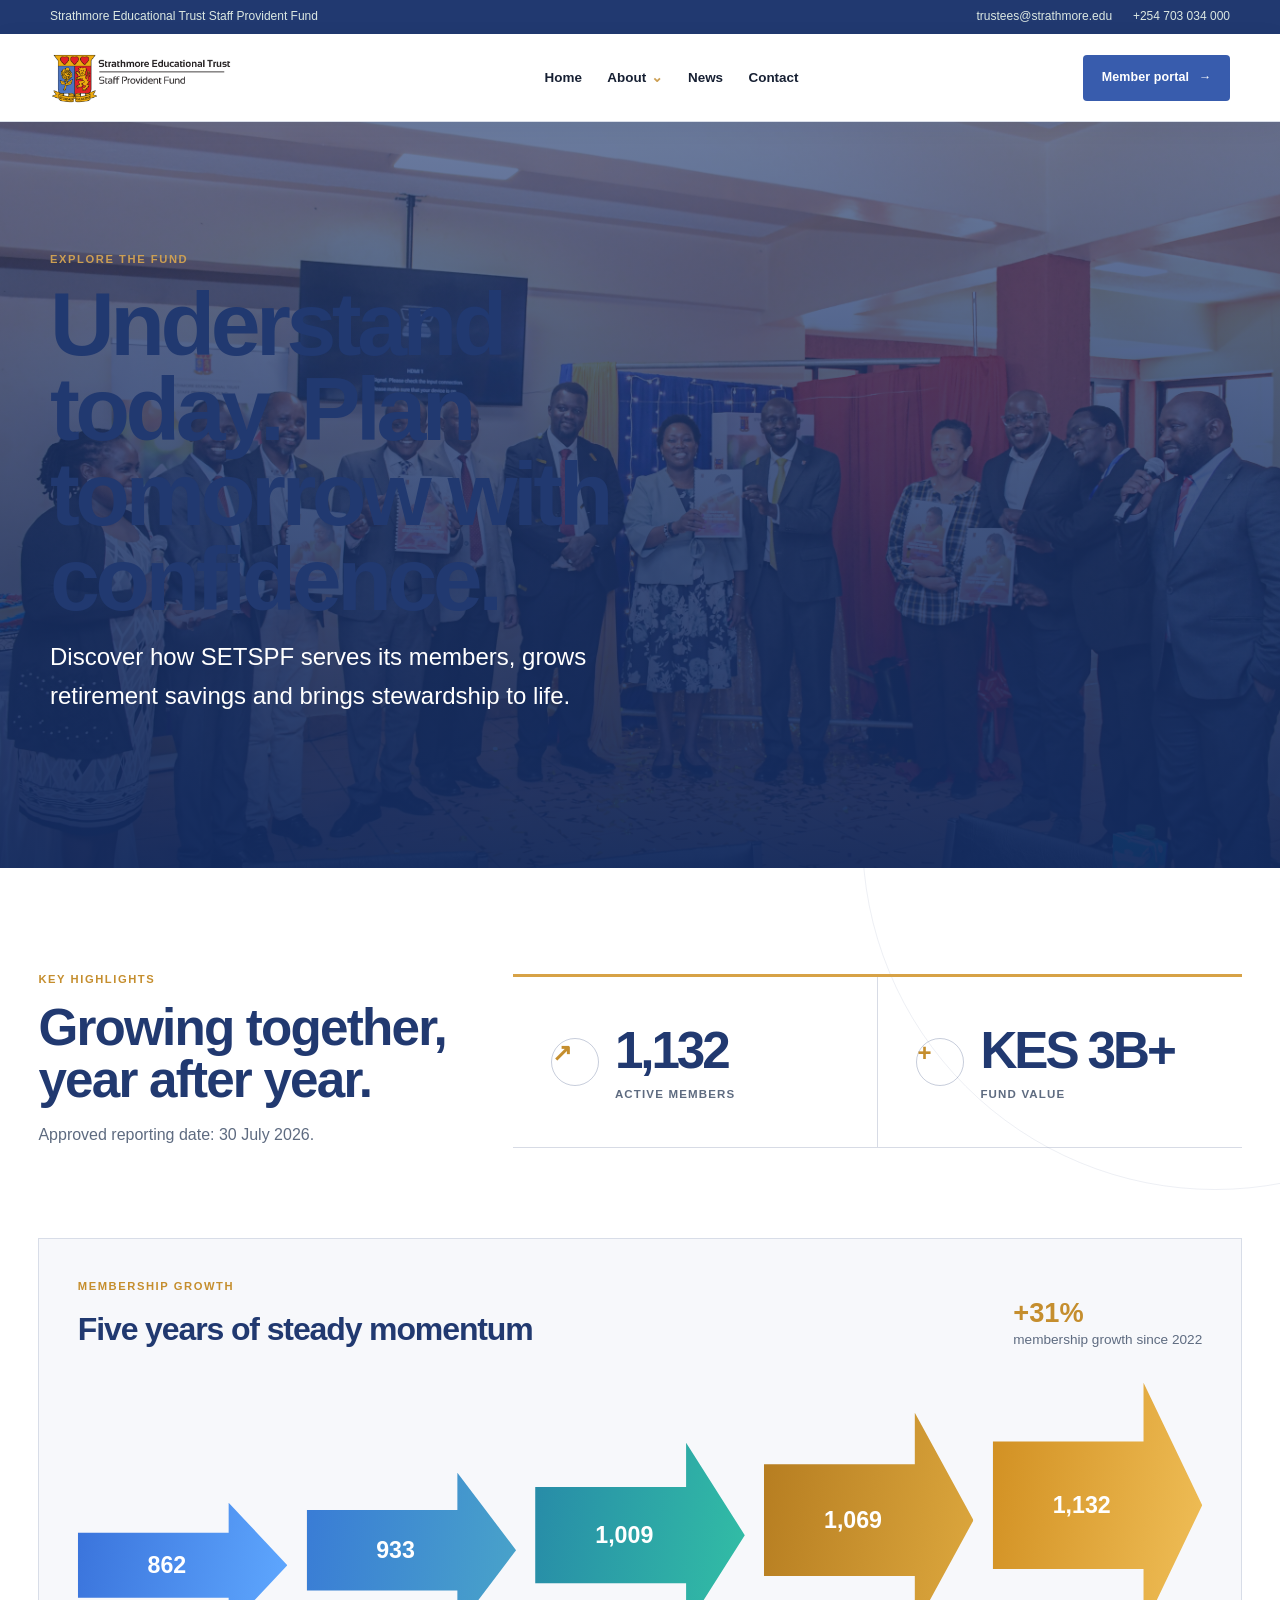
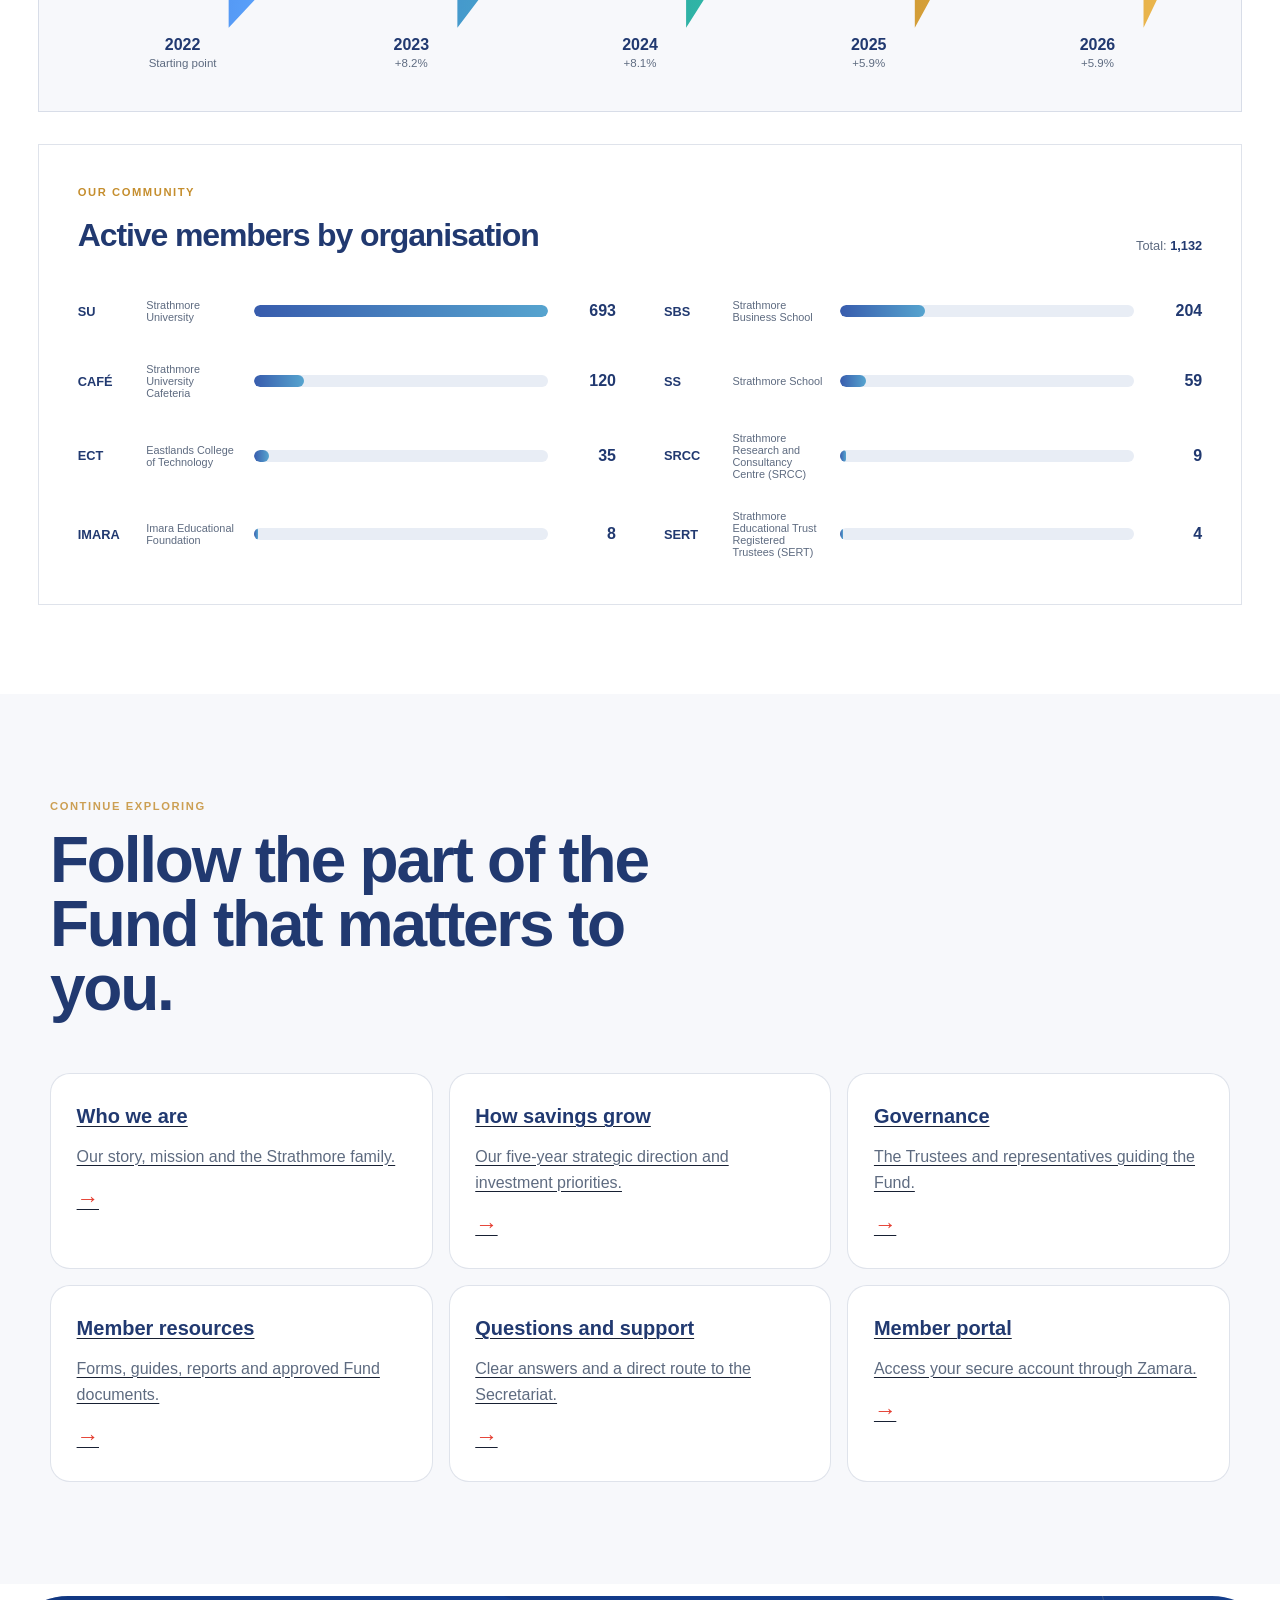
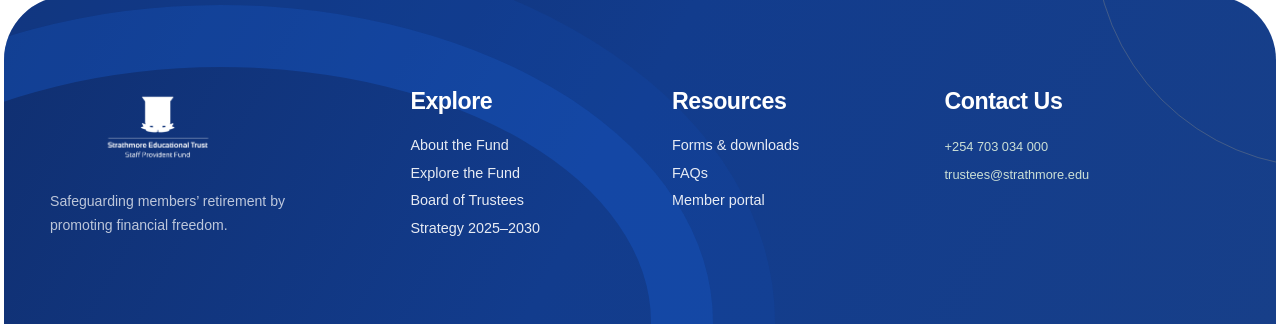
<file: explore-fund.html>
<!doctype html>
<html lang="en">
<head>
  <meta charset="utf-8">
  <meta name="viewport" content="width=device-width, initial-scale=1">
  <meta name="description" content="Explore how the Strathmore Educational Trust Staff Provident Fund serves members, grows savings and safeguards retirement.">
  <meta name="referrer" content="strict-origin-when-cross-origin">
  <meta http-equiv="Content-Security-Policy" content="default-src 'self'; base-uri 'self'; object-src 'none'; script-src 'self'; style-src 'self' https://fonts.googleapis.com; font-src https://fonts.gstatic.com; img-src 'self' data:; frame-src https://www.google.com; connect-src 'self'; form-action 'self'">
  <title>Explore the Fund | SETSPF</title>
  <link rel="preconnect" href="https://fonts.googleapis.com">
  <link rel="preconnect" href="https://fonts.gstatic.com" crossorigin>
  <link href="https://fonts.googleapis.com/css2?family=Outfit:wght@400;500;600;700;800&amp;family=Roboto:wght@400;500;700&amp;display=swap" rel="stylesheet">
  <link rel="stylesheet" href="css/base.css">
  <link rel="stylesheet" href="css/navigation.css">
  <link rel="stylesheet" href="css/redesign.css">
  <link rel="stylesheet" href="css/fund-growth.css">
  <link rel="stylesheet" href="css/explore-fund.css">
</head>
<body class="explore-fund-page">
  <a class="skip-link" href="#main-content">Skip to content</a>
  <div class="utility"><div class="shell utility__inner"><span>Strathmore Educational Trust Staff Provident Fund</span><a href="mailto:trustees@strathmore.edu">trustees@strathmore.edu</a><a href="tel:+254703034000">+254 703 034 000</a></div></div>
  <header class="site-header" id="siteHeader"><div class="shell nav-row"><a class="brand" href="index.html#home" aria-label="SETSPF home"><img class="brand__logo" src="assets/images/fund-logo-source.png" alt="Strathmore Educational Trust Staff Provident Fund"></a><nav class="navigation" id="siteNav" aria-label="Primary navigation"><a href="index.html#home">Home</a><details class="nav-dropdown" open><summary>About <span aria-hidden="true">⌄</span></summary><div class="nav-dropdown__menu"><a href="about.html">Who we are</a><a href="explore-fund.html" aria-current="page">Explore the Fund</a><a href="about.html#mission">Mission &amp; values</a><a href="strategy-2025-2030.html">Strategy 2025-2030</a><a href="faqs.html">Frequently asked questions</a><a href="trustees.html">Trustees</a></div></details><details class="nav-dropdown"><summary>Downloads <span aria-hidden="true">⌄</span></summary><div class="nav-dropdown__menu"><a href="downloads.html">Downloads centre</a><a href="downloads.html#reports">Guides &amp; reports</a><a href="downloads.html#forms">Forms &amp; policies</a></div></details><a href="index.html#news">News</a><a href="index.html#contact">Contact</a></nav><div class="nav-tools"><a class="button button--solid" href="index.html#portal">Member portal <span aria-hidden="true">→</span></a><button class="menu-toggle" id="menuToggle" type="button" aria-label="Open navigation" aria-controls="siteNav" aria-expanded="false"><i></i><i></i><i></i></button></div></div></header>
  <main id="main-content">
    <section class="explore-hero"><div class="shell"><p class="kicker">Explore the Fund</p><h1>Understand today. Plan tomorrow with confidence.</h1><p>Discover how SETSPF serves its members, grows retirement savings and brings stewardship to life.</p></div></section>
    <section class="fund-growth explore-growth" aria-labelledby="fundHighlightsTitle"><div class="shell"><header class="fund-growth__header" data-reveal><div><p class="kicker">Key highlights</p><h2 id="fundHighlightsTitle">Growing together, year after year.</h2><p>Approved reporting date: 30 July 2026.</p></div><div class="fund-growth__totals" role="list" aria-label="Current fund highlights"><article role="listitem"><span class="fund-growth__metric-icon" aria-hidden="true">↗</span><div><strong>1,132</strong><span>Active members</span></div></article><article role="listitem"><span class="fund-growth__metric-icon" aria-hidden="true">+</span><div><strong>KES 3B+</strong><span>Fund value</span></div></article></div></header>
      <div class="growth-story" aria-labelledby="growthStoryTitle"><div class="growth-story__heading"><div><p class="kicker">Membership growth</p><h3 id="growthStoryTitle">Five years of steady momentum</h3></div><p><strong>+31%</strong> membership growth since 2022</p></div><ol class="growth-arrows" data-reveal-children><li tabindex="0"><div class="growth-arrow"><span>862</span></div><strong>2022</strong><small>Starting point</small></li><li tabindex="0"><div class="growth-arrow"><span>933</span></div><strong>2023</strong><small>+8.2%</small></li><li tabindex="0"><div class="growth-arrow"><span>1,009</span></div><strong>2024</strong><small>+8.1%</small></li><li tabindex="0"><div class="growth-arrow"><span>1,069</span></div><strong>2025</strong><small>+5.9%</small></li><li tabindex="0"><div class="growth-arrow"><span>1,132</span></div><strong>2026</strong><small>+5.9%</small></li></ol></div>
      <div class="organisation-growth" aria-labelledby="memberBreakdownTitle"><div class="organisation-growth__heading"><div><p class="kicker">Our community</p><h3 id="memberBreakdownTitle">Active members by organisation</h3></div><span>Total: <strong>1,132</strong></span></div><dl class="organisation-bars" data-reveal-children><div class="member-share member-share--su"><dt><span>SU</span><small>Strathmore University</small></dt><span class="organisation-bar" aria-hidden="true"><i></i></span><dd>693</dd></div><div class="member-share member-share--sbs"><dt><span>SBS</span><small>Strathmore Business School</small></dt><span class="organisation-bar" aria-hidden="true"><i></i></span><dd>204</dd></div><div class="member-share member-share--cafe"><dt><span>CAFÉ</span><small>Strathmore University Cafeteria</small></dt><span class="organisation-bar" aria-hidden="true"><i></i></span><dd>120</dd></div><div class="member-share member-share--ss"><dt><span>SS</span><small>Strathmore School</small></dt><span class="organisation-bar" aria-hidden="true"><i></i></span><dd>59</dd></div><div class="member-share member-share--ect"><dt><span>ECT</span><small>Eastlands College of Technology</small></dt><span class="organisation-bar" aria-hidden="true"><i></i></span><dd>35</dd></div><div class="member-share member-share--srcc"><dt><span>SRCC</span><small>Strathmore Research and Consultancy Centre (SRCC)</small></dt><span class="organisation-bar" aria-hidden="true"><i></i></span><dd>9</dd></div><div class="member-share member-share--imara"><dt><span>IMARA</span><small>Imara Educational Foundation</small></dt><span class="organisation-bar" aria-hidden="true"><i></i></span><dd>8</dd></div><div class="member-share member-share--sert"><dt><span>SERT</span><small>Strathmore Educational Trust Registered Trustees (SERT)</small></dt><span class="organisation-bar" aria-hidden="true"><i></i></span><dd>4</dd></div></dl></div></div></section>
    <section class="explore-paths"><div class="shell"><header><p class="kicker">Continue exploring</p><h2>Follow the part of the Fund that matters to you.</h2></header><div class="explore-paths__grid"><a href="about.html"><strong>Who we are</strong><span>Our story, mission and the Strathmore family.</span><b aria-hidden="true">→</b></a><a href="strategy-2025-2030.html"><strong>How savings grow</strong><span>Our five-year strategic direction and investment priorities.</span><b aria-hidden="true">→</b></a><a href="trustees.html"><strong>Governance</strong><span>The Trustees and representatives guiding the Fund.</span><b aria-hidden="true">→</b></a><a href="downloads.html"><strong>Member resources</strong><span>Forms, guides, reports and approved Fund documents.</span><b aria-hidden="true">→</b></a><a href="faqs.html"><strong>Questions and support</strong><span>Clear answers and a direct route to the Secretariat.</span><b aria-hidden="true">→</b></a><a href="index.html#portal"><strong>Member portal</strong><span>Access your secure account through Zamara.</span><b aria-hidden="true">→</b></a></div></div></section>
  </main>
  <footer class="footer footer--home"><div class="shell footer-grid"><div class="footer-identity"><a class="footer-brand" href="index.html"><img src="assets/images/fund-logo-source.png" alt="SETSPF"><span>Strathmore Educational Trust<br>Staff Provident Fund</span></a><p>Safeguarding members’ retirement by promoting financial freedom.</p></div><nav aria-label="Explore SETSPF"><h3>Explore</h3><a href="about.html">About the Fund</a><a href="explore-fund.html">Explore the Fund</a><a href="trustees.html">Board of Trustees</a><a href="strategy-2025-2030.html">Strategy 2025–2030</a></nav><nav aria-label="Member resources"><h3>Resources</h3><a href="downloads.html">Forms &amp; downloads</a><a href="faqs.html">FAQs</a><a href="index.html#portal">Member portal</a></nav><div class="footer-contact"><h3>Contact Us</h3><a href="tel:+254703034000">+254 703 034 000</a><a href="mailto:trustees@strathmore.edu">trustees@strathmore.edu</a></div></div></footer>
  <script src="js/subpage.js"></script>
</body>
</html>
</file>
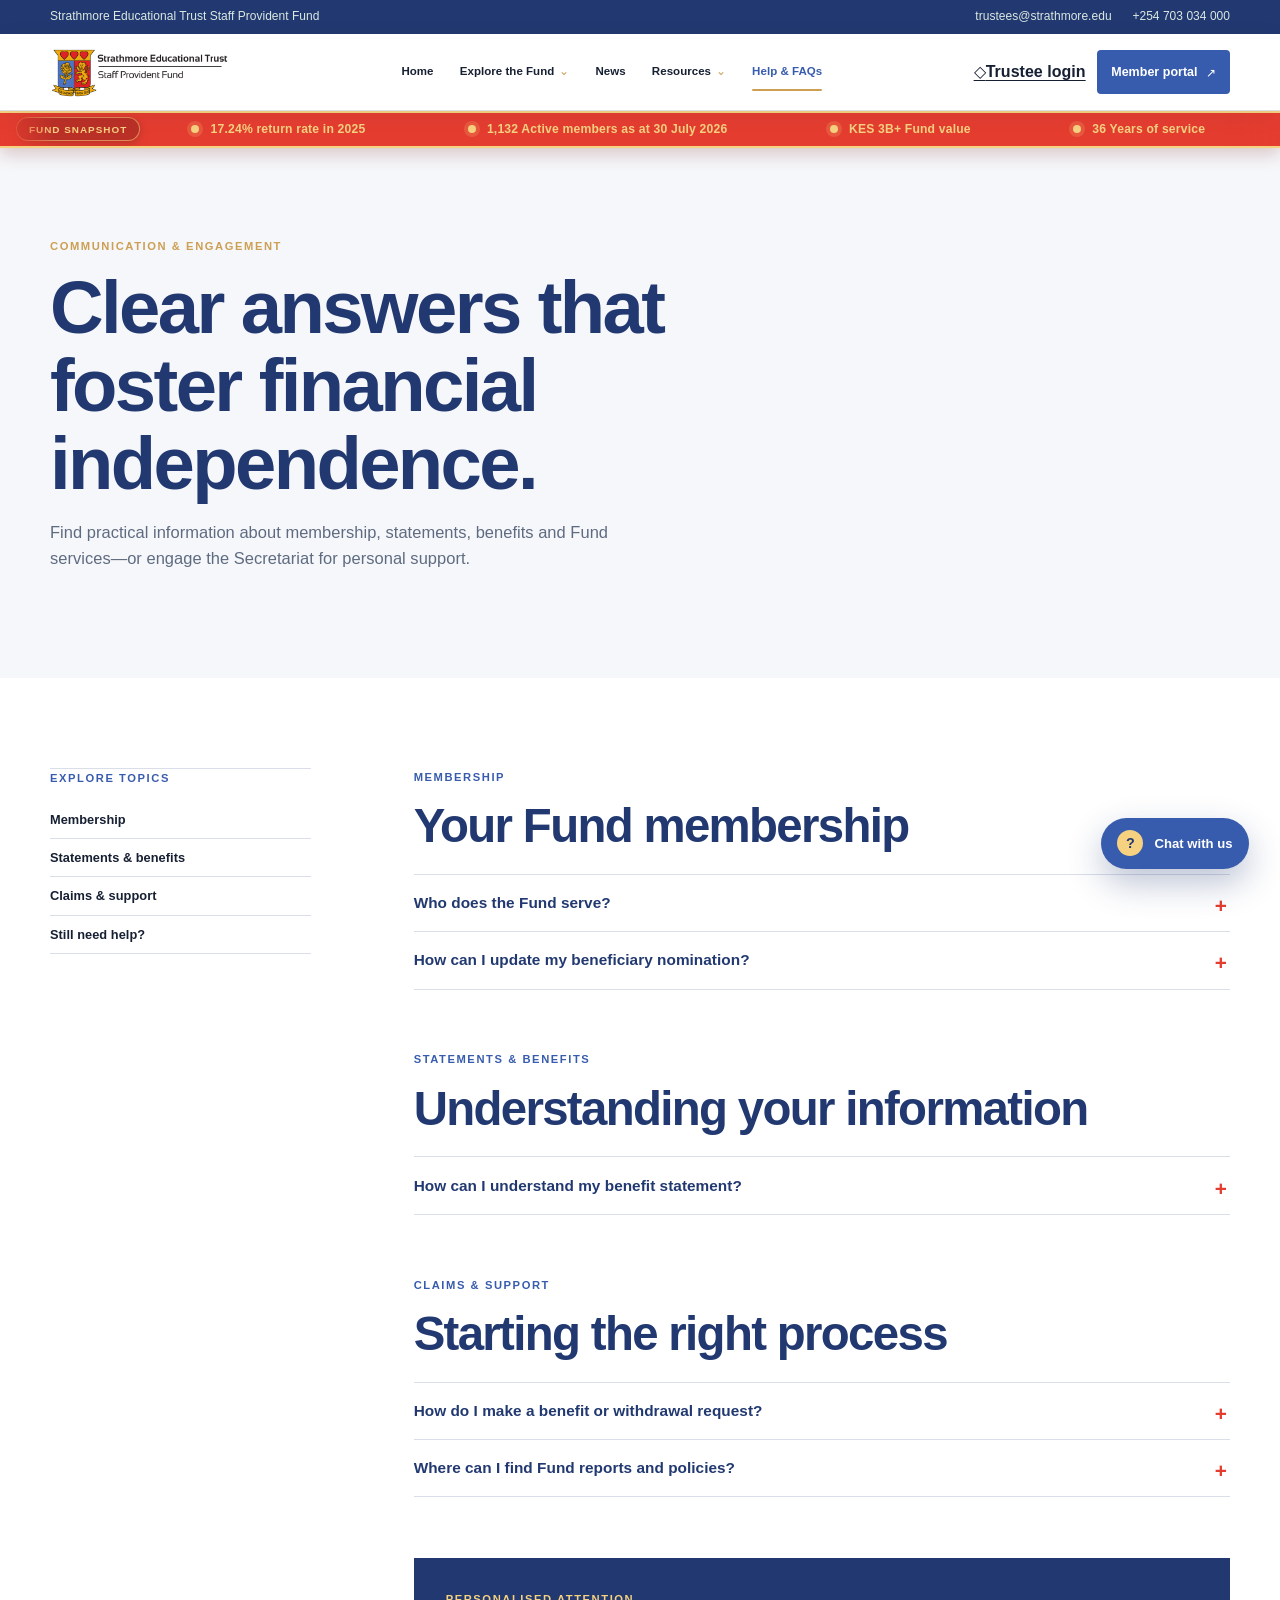
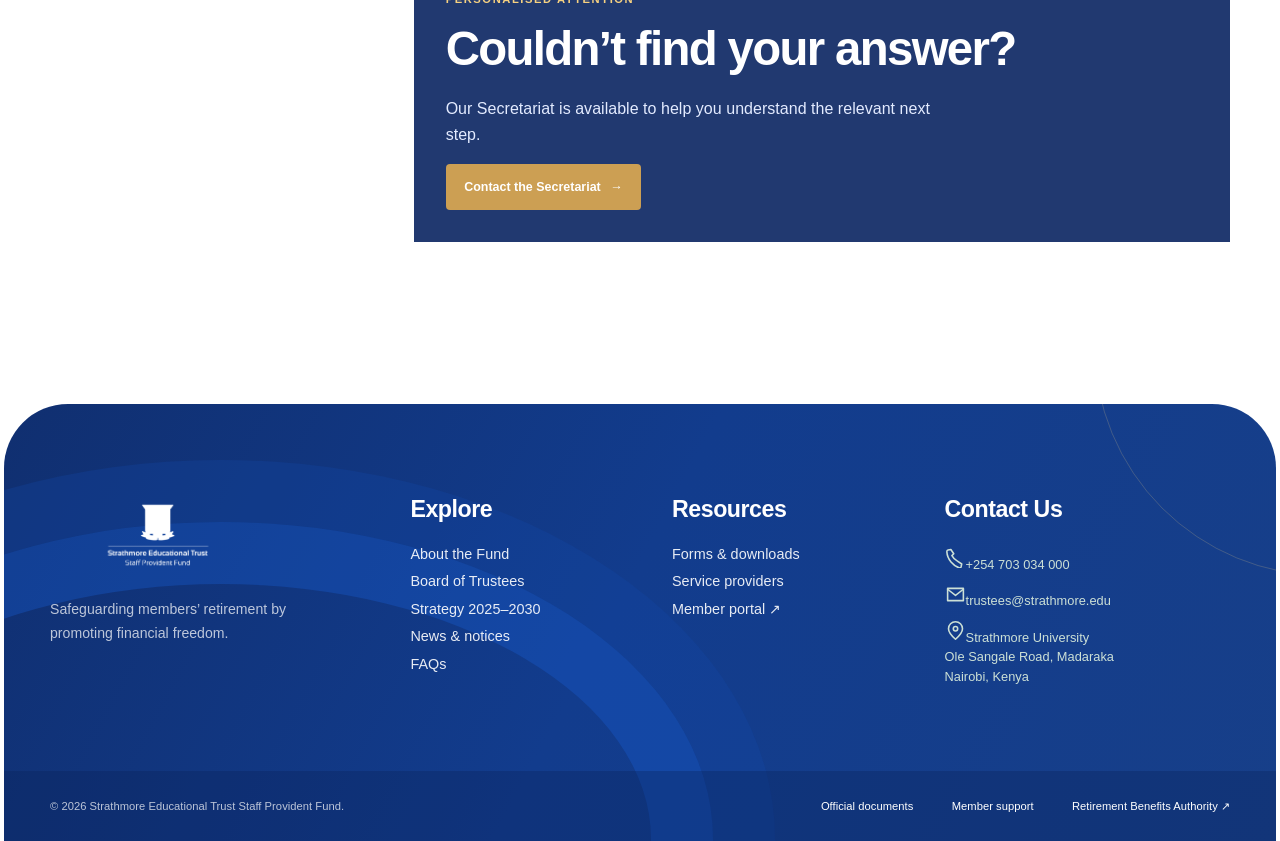
<file: faqs.html>
<!doctype html>
<html lang="en">
<head>
  <meta charset="utf-8">
  <meta name="viewport" content="width=device-width, initial-scale=1">
  <meta name="description" content="Clear SETSPF answers about membership, benefits and services to help members plan for financial independence.">
  <meta http-equiv="Content-Security-Policy" content="default-src 'self'; base-uri 'self'; object-src 'none'; script-src 'self'; style-src 'self' https://fonts.googleapis.com; font-src https://fonts.gstatic.com; img-src 'self' data:; connect-src 'self'; form-action 'self'">
  <title>Frequently asked questions | SETSPF</title>
  <link rel="preconnect" href="https://fonts.googleapis.com">
  <link rel="preconnect" href="https://fonts.gstatic.com" crossorigin>
  <link href="https://fonts.googleapis.com/css2?family=Outfit:wght@400;500;600;700;800&amp;family=Roboto:wght@400;500;700&amp;display=swap" rel="stylesheet">
  <link rel="stylesheet" href="css/base.css">
  <link rel="stylesheet" href="css/navigation.css">
  <link rel="stylesheet" href="css/redesign.css">
  <link rel="stylesheet" href="css/faqs-page.css">
  <link rel="stylesheet" href="css/chatbot.css">
  <link rel="stylesheet" href="css/font-refinement.css">
</head>
<body class="faqs-page">
  <a class="skip-link" href="#main-content">Skip to content</a>
  <div class="utility"><div class="shell utility__inner"><span>Strathmore Educational Trust Staff Provident Fund</span><a href="mailto:trustees@strathmore.edu">trustees@strathmore.edu</a><a href="tel:+254703034000">+254 703 034 000</a></div></div>
  <header class="site-header" id="siteHeader"><div class="shell nav-row">
    <a class="brand" href="index.html#home" aria-label="SETSPF home"><img src="assets/images/fund-logo-source.png" alt="Strathmore Educational Trust Staff Provident Fund"></a>
    <nav class="navigation" id="siteNav" aria-label="Primary navigation">
      <a href="index.html#home">Home</a>
      <details class="nav-dropdown"><summary>About <span aria-hidden="true">⌄</span></summary><div class="nav-dropdown__menu"><a href="about.html">Who we are</a><a href="about.html#mission">Mission &amp; values</a><a href="faqs.html">Frequently asked questions</a><a href="trustees.html">Trustees</a></div></details>
      <details class="nav-dropdown"><summary>Benefits <span aria-hidden="true">⌄</span></summary><div class="nav-dropdown__menu"><a href="index.html#benefits">Benefits overview</a><a href="downloads.html#forms">Claim forms</a></div></details>
      <details class="nav-dropdown"><summary>Members <span aria-hidden="true">⌄</span></summary><div class="nav-dropdown__menu"><a href="index.html#members">Member portal</a><a href="index.html#members">Contribution statements</a><a href="index.html#members">Member services</a></div></details>
      <details class="nav-dropdown"><summary>Downloads <span aria-hidden="true">⌄</span></summary><div class="nav-dropdown__menu"><a href="downloads.html">Downloads centre</a><a href="downloads.html#reports">Guides &amp; reports</a><a href="downloads.html#forms">Forms &amp; policies</a></div></details>
      <details class="nav-dropdown"><summary>News <span aria-hidden="true">⌄</span></summary><div class="nav-dropdown__menu"><a href="index.html#news">Latest updates</a><a href="index.html#news">Notices</a><a href="index.html#news">Member education</a></div></details>
      <details class="nav-dropdown"><summary>FAQs <span aria-hidden="true">⌄</span></summary><div class="nav-dropdown__menu"><a href="faqs.html" aria-current="page">Frequently asked questions</a><a href="#statements">Statements &amp; benefits</a><a href="#support">Get support</a></div></details>
      <details class="nav-dropdown"><summary>Contact <span aria-hidden="true">⌄</span></summary><div class="nav-dropdown__menu"><a href="index.html#contact">Contact support</a><a href="index.html#contact">Office details</a><a href="index.html#contact">Send an enquiry</a></div></details>
    </nav>
    <div class="nav-tools"><a class="button button--solid" href="index.html#members">Member portal <span aria-hidden="true">→</span></a><button class="menu-toggle" id="menuToggle" type="button" aria-label="Open navigation" aria-controls="siteNav" aria-expanded="false"><i></i><i></i><i></i></button></div>
  </div></header>

  <main id="main-content">
    <section class="faqs-hero"><div class="shell"><p class="kicker">Communication &amp; Engagement</p><h1>Clear answers that foster financial independence.</h1><p>Find practical information about membership, statements, benefits and Fund services—or engage the Secretariat for personal support.</p></div></section>

    <section class="faq-page-content"><div class="shell faq-page-grid"><aside class="faq-page-side"><p class="kicker kicker--green">Explore topics</p><a href="#membership">Membership</a><a href="#statements">Statements &amp; benefits</a><a href="#claims">Claims &amp; support</a><a href="#support">Still need help?</a></aside><div class="faq-page-items"><section id="membership"><p class="kicker kicker--green">Membership</p><h2>Your Fund membership</h2><details><summary>Who does the Fund serve?</summary><p>The Fund serves eligible employees from organisations under the umbrella of Strathmore Educational Trust Registered Trustees (SERT). Please contact the Secretariat to confirm your individual eligibility.</p></details><details><summary>How can I update my beneficiary nomination?</summary><p>Contact the Secretariat for the current nomination process and approved form. Keeping this information current is an important part of your retirement planning.</p></details></section><section id="statements"><p class="kicker kicker--green">Statements &amp; benefits</p><h2>Understanding your information</h2><details><summary>How can I understand my benefit statement?</summary><p>Book a member consultation or attend a retirement education clinic. The Secretariat can explain the information shown in your statement and direct you to approved resources.</p></details></section><section id="claims"><p class="kicker kicker--green">Claims &amp; support</p><h2>Starting the right process</h2><details><summary>How do I make a benefit or withdrawal request?</summary><p>Begin with the relevant checklist in the Downloads Centre, then contact the Secretariat to confirm eligibility, documentation and the approved submission process.</p></details><details><summary>Where can I find Fund reports and policies?</summary><p>The Downloads Centre includes public strategy material and key guides. Contact the Secretariat if you require an official copy of a governance document.</p></details></section><section class="faq-help" id="support"><p class="kicker">Personalised attention</p><h2>Couldn’t find your answer?</h2><p>Our Secretariat is available to help you understand the relevant next step.</p><a class="button button--gold" href="index.html#contact">Contact the Secretariat <span aria-hidden="true">→</span></a></section></div></div></section>
  </main>
  <section class="help-chat" data-help-chat aria-label="SETSPF virtual assistant"><button class="help-chat__launcher" type="button" data-chat-toggle aria-expanded="false" aria-controls="setspfChatPanel"><span class="help-chat__launcher-icon" aria-hidden="true">?</span>Chat with us</button><div class="help-chat__panel" id="setspfChatPanel" data-chat-panel hidden><div class="help-chat__head"><div><span class="help-chat__eyebrow">SETSPF help</span><strong>How can we help?</strong></div><button class="help-chat__close" type="button" data-chat-close aria-label="Close chat">×</button></div><div class="help-chat__messages" data-chat-messages aria-live="polite"><p class="help-chat__message">Hello. I can help you find information about statements, benefits, member support and contacting the Secretariat.</p></div><div class="help-chat__suggestions"><button type="button" data-chat-prompt="Help me understand my statement">Understand my statement</button><button type="button" data-chat-prompt="How do I start a benefit claim?">Start a claim</button><button type="button" data-chat-prompt="How do I contact the Secretariat?">Contact support</button></div><form class="help-chat__form" data-chat-form><label class="visually-hidden" for="setspfChatInput">Ask a question</label><input id="setspfChatInput" data-chat-input type="text" autocomplete="off" maxlength="280" placeholder="Ask a general question"><button type="submit">Send</button></form><p class="help-chat__notice">General guidance only. Do not share personal, account or password information here.</p></div></section>
  <footer class="footer footer--home"><div class="shell footer-grid"><div class="footer-identity"><a class="footer-brand" href="index.html" aria-label="SETSPF home"><img src="assets/images/fund-logo-source.png" alt="SETSPF"><span>Strathmore Educational Trust<br>Staff Provident Fund</span></a><p>Safeguarding members’ retirement by promoting financial freedom.</p></div><nav aria-label="Explore SETSPF"><h3>Explore</h3><a href="index.html#about">About the Fund</a><a href="trustees.html">Board of Trustees</a><a href="strategy-2025-2030.html">Strategy 2025–2030</a><a href="index.html#news">News &amp; notices</a><a href="faqs.html">FAQs</a></nav><nav aria-label="Member resources"><h3>Resources</h3><a href="downloads.html">Forms &amp; downloads</a><a href="service-providers.html">Service providers</a><a href="https://selfservice.zamaragroup.com/" target="_blank" rel="noopener noreferrer">Member portal <span aria-hidden="true">↗</span></a></nav><div class="footer-contact"><h3>Contact Us</h3><a href="tel:+254703034000"><svg viewBox="0 0 24 24" aria-hidden="true"><path d="M6.7 2.8 10 7.7 7.9 9.8a15 15 0 0 0 6.3 6.3l4.9 3.3-.7 3.2c-.2.8-.9 1.4-1.8 1.4C9.5 21.4 2.6 14.5 2.1 5.3c0-.9.6-1.6 1.4-1.8l3.2-.7Z"/></svg><span>+254 703 034 000</span></a><a href="mailto:trustees@strathmore.edu"><svg viewBox="0 0 24 24" aria-hidden="true"><path d="M3 5h18v14H3z"/><path d="m3 6 9 7 9-7"/></svg><span>trustees@strathmore.edu</span></a><a href="https://maps.google.com/?q=Strathmore+University+Nairobi" target="_blank" rel="noopener"><svg viewBox="0 0 24 24" aria-hidden="true"><path d="M20 10c0 5-8 12-8 12S4 15 4 10a8 8 0 1 1 16 0Z"/><circle cx="12" cy="10" r="2.5"/></svg><span>Strathmore University<br>Ole Sangale Road, Madaraka<br>Nairobi, Kenya</span></a></div></div><div class="footer-bottom"><div class="shell footer-bottom__inner"><span>© <span id="year"></span> Strathmore Educational Trust Staff Provident Fund.</span><nav aria-label="Footer links"><a href="downloads.html">Official documents</a><a href="index.html#contact">Member support</a><a href="https://www.rba.go.ke/" target="_blank" rel="noopener">Retirement Benefits Authority <span aria-hidden="true">↗</span></a></nav></div></div></footer>
  <script src="js/chatbot.js"></script>
  <script src="js/about.js"></script>
  <script src="js/fund-ticker.js"></script>
</body>
</html>
</file>
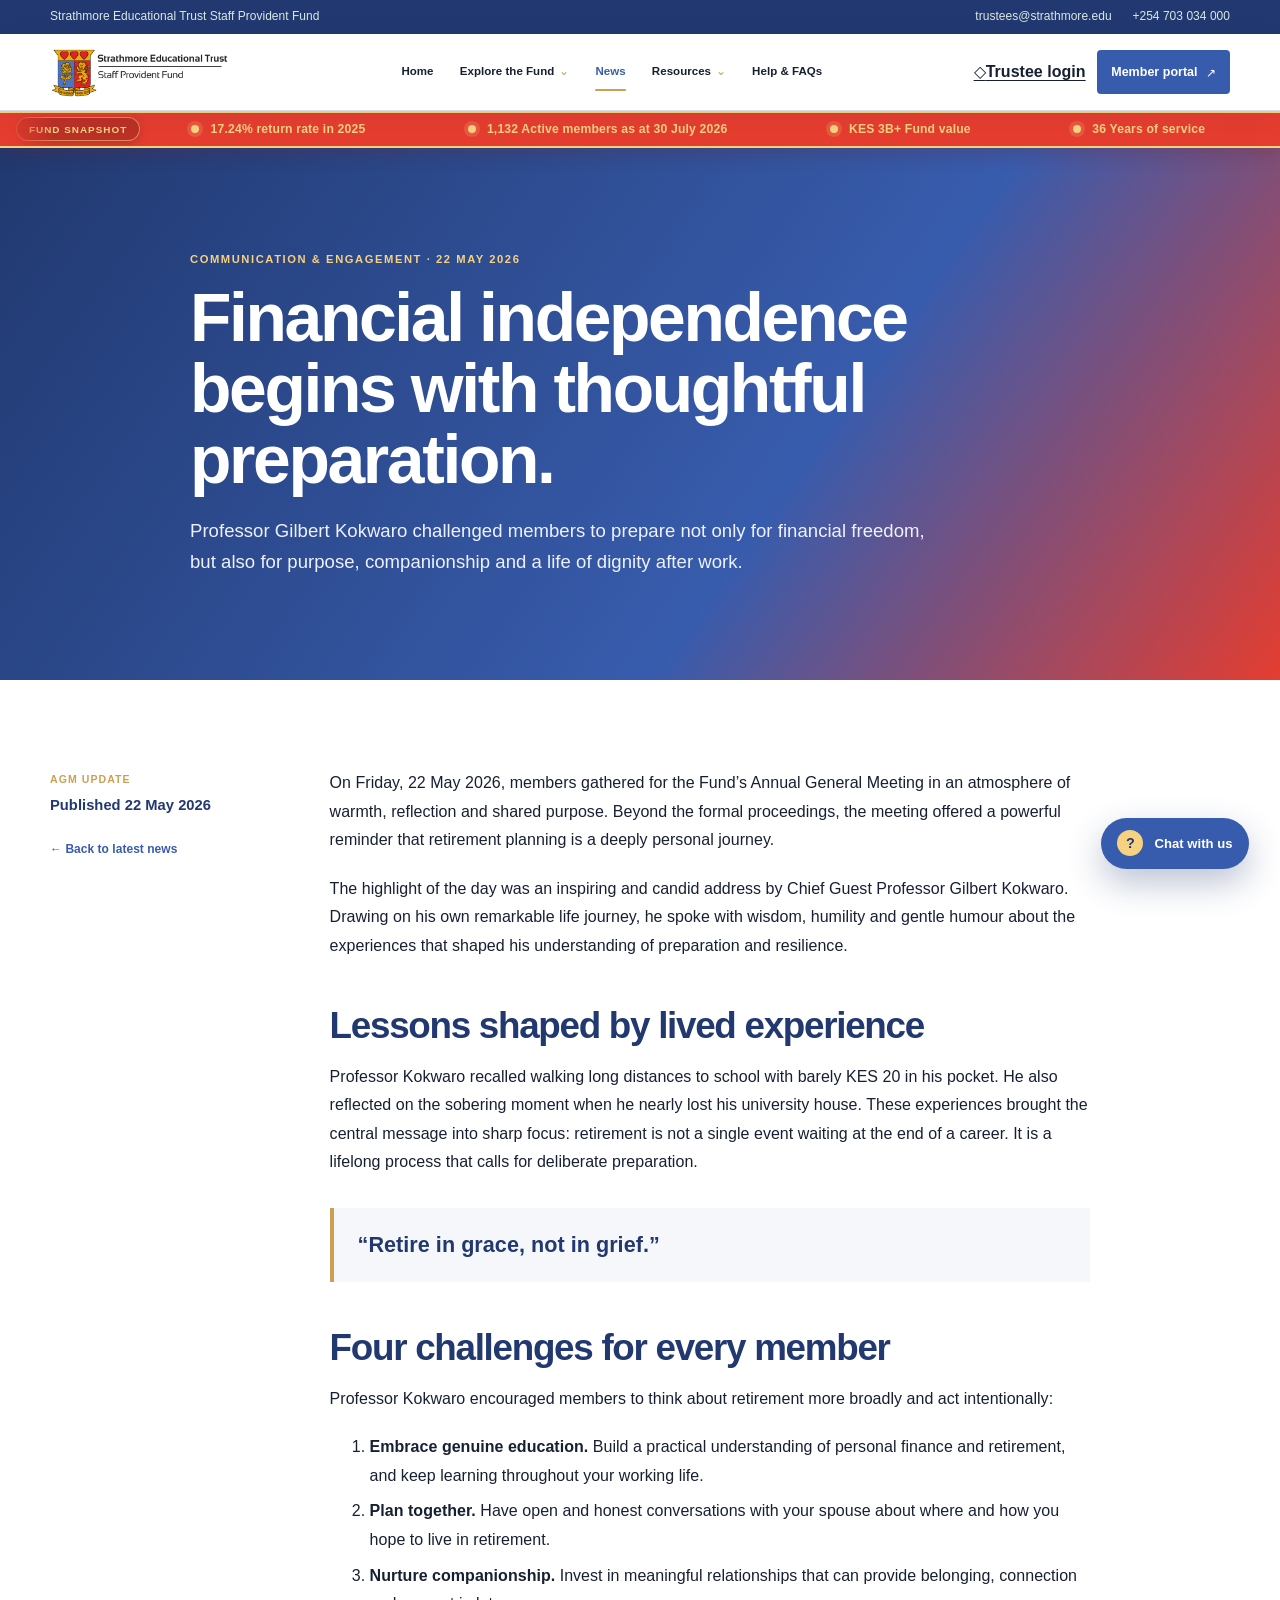
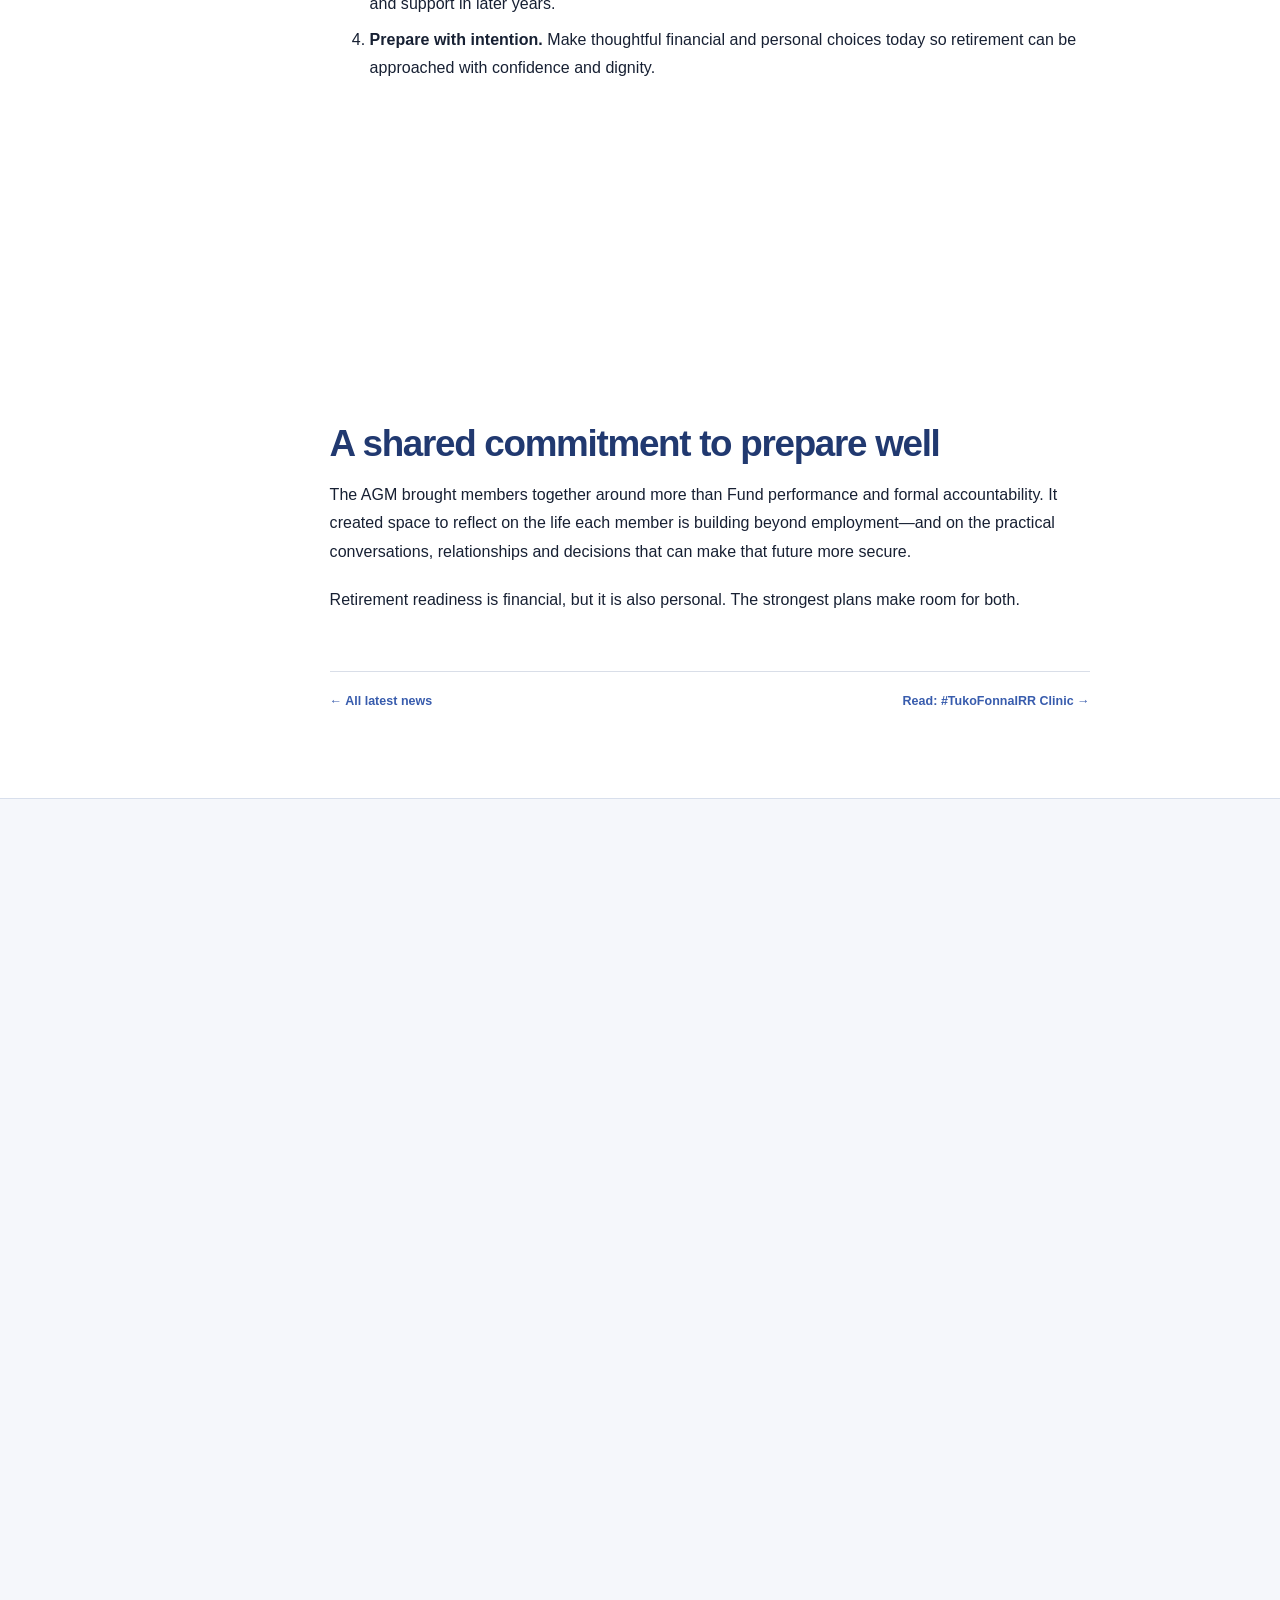
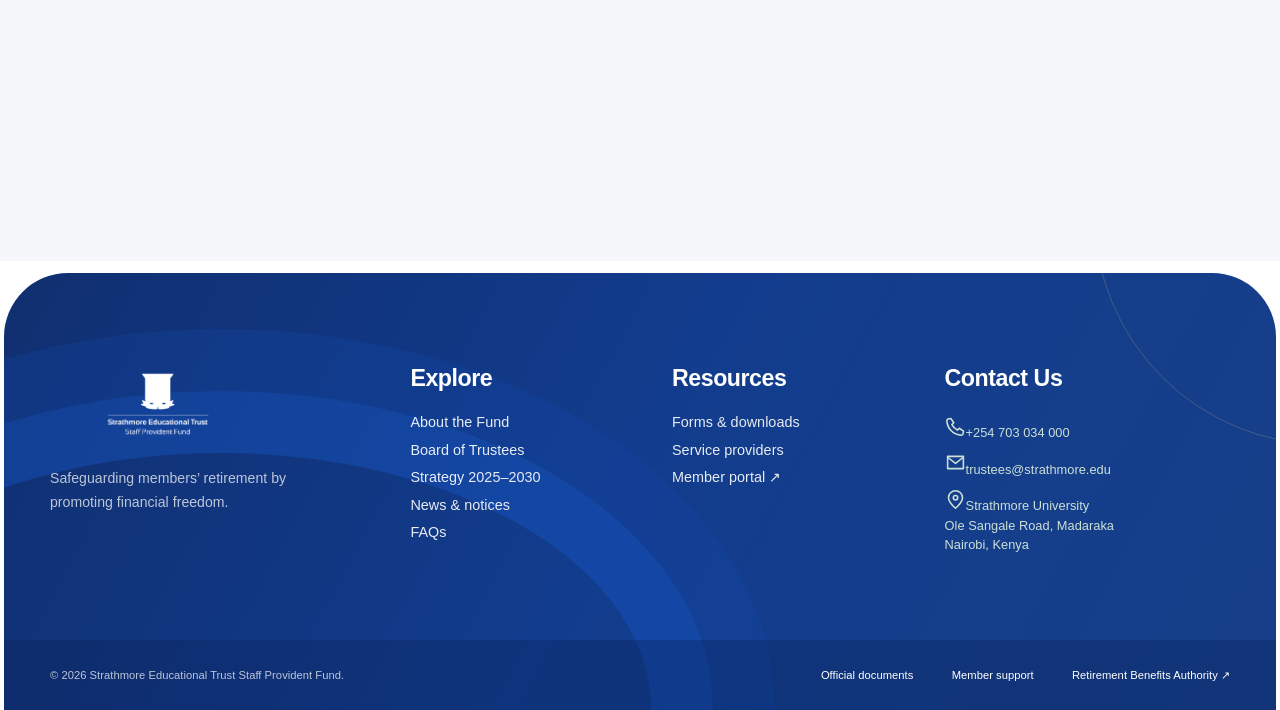
<file: news-agm-2026.html>
<!doctype html>
<html lang="en">
<head>
  <meta charset="utf-8">
  <meta name="viewport" content="width=device-width, initial-scale=1">
  <meta name="description" content="Highlights and retirement-planning lessons from the SETSPF Annual General Meeting held on 22 May 2026.">
  <meta http-equiv="Content-Security-Policy" content="default-src 'self'; base-uri 'self'; object-src 'none'; script-src 'self'; style-src 'self' https://fonts.googleapis.com; font-src https://fonts.gstatic.com; img-src 'self' data:; connect-src 'self'; form-action 'self'">
  <title>2026 Annual General Meeting | SETSPF News</title>
  <link rel="preconnect" href="https://fonts.googleapis.com">
  <link rel="preconnect" href="https://fonts.gstatic.com" crossorigin>
  <link href="https://fonts.googleapis.com/css2?family=Outfit:wght@400;500;600;700;800&amp;family=Roboto:wght@400;500;700&amp;display=swap" rel="stylesheet">
  <link rel="stylesheet" href="css/base.css">
  <link rel="stylesheet" href="css/navigation.css">
  <link rel="stylesheet" href="css/redesign.css">
  <link rel="stylesheet" href="css/news-article.css">
  <link rel="stylesheet" href="css/chatbot.css">
  <link rel="stylesheet" href="css/font-refinement.css">
</head>
<body class="news-article-page">
  <a class="skip-link" href="#main-content">Skip to content</a>
  <div class="utility"><div class="shell utility__inner"><span>Strathmore Educational Trust Staff Provident Fund</span><a href="mailto:trustees@strathmore.edu">trustees@strathmore.edu</a><a href="tel:+254703034000">+254 703 034 000</a></div></div>
  <header class="site-header" id="siteHeader"><div class="shell nav-row"><a class="brand" href="index.html#home" aria-label="SETSPF home"><img src="assets/images/fund-logo-source.png" alt="Strathmore Educational Trust Staff Provident Fund"></a><nav class="navigation" id="siteNav" aria-label="Primary navigation"><a href="index.html#home">Home</a><details class="nav-dropdown"><summary>About <span aria-hidden="true">⌄</span></summary><div class="nav-dropdown__menu"><a href="about.html">Who we are</a><a href="about.html#mission">Mission &amp; values</a><a href="strategy-2025-2030.html">Strategy 2025-2030</a><a href="faqs.html">Frequently asked questions</a><a href="trustees.html">Trustees</a></div></details><details class="nav-dropdown"><summary>Benefits <span aria-hidden="true">⌄</span></summary><div class="nav-dropdown__menu"><a href="index.html#benefits">Benefits overview</a><a href="downloads.html#forms">Claim forms</a></div></details><details class="nav-dropdown"><summary>Downloads <span aria-hidden="true">⌄</span></summary><div class="nav-dropdown__menu"><a href="downloads.html">Downloads centre</a><a href="downloads.html#reports">Guides &amp; reports</a><a href="downloads.html#forms">Forms &amp; policies</a></div></details><details class="nav-dropdown" open><summary>News <span aria-hidden="true">⌄</span></summary><div class="nav-dropdown__menu"><a href="index.html#news" aria-current="page">Latest updates</a><a href="index.html#news">Notices</a><a href="index.html#news">Member education</a></div></details><details class="nav-dropdown"><summary>FAQs <span aria-hidden="true">⌄</span></summary><div class="nav-dropdown__menu"><a href="faqs.html">Frequently asked questions</a><a href="faqs.html#statements">Statements &amp; benefits</a><a href="faqs.html#claims">Claims &amp; support</a></div></details><details class="nav-dropdown"><summary>Contact <span aria-hidden="true">⌄</span></summary><div class="nav-dropdown__menu"><a href="index.html#contact">Contact support</a><a href="index.html#contact">Office details</a><a href="index.html#contact">Send an enquiry</a></div></details></nav><div class="nav-tools"><a class="button button--solid" href="index.html#members">Member portal <span aria-hidden="true">→</span></a><button class="menu-toggle" id="menuToggle" type="button" aria-label="Open navigation" aria-controls="siteNav" aria-expanded="false"><i></i><i></i><i></i></button></div></div></header>
  <main id="main-content">
    <section class="news-article-hero"><div class="shell news-article-hero__inner"><p class="kicker">Communication &amp; Engagement · 22 May 2026</p><h1>Financial independence begins with thoughtful preparation.</h1><p>Professor Gilbert Kokwaro challenged members to prepare not only for financial freedom, but also for purpose, companionship and a life of dignity after work.</p></div></section>
    <section class="news-article-content"><div class="shell news-article-layout"><aside class="news-article-aside"><span>AGM update</span><strong>Published 22 May 2026</strong><a href="index.html#news">← Back to latest news</a></aside><article class="news-article-copy"><p>On Friday, 22 May 2026, members gathered for the Fund’s Annual General Meeting in an atmosphere of warmth, reflection and shared purpose. Beyond the formal proceedings, the meeting offered a powerful reminder that retirement planning is a deeply personal journey.</p><p>The highlight of the day was an inspiring and candid address by Chief Guest Professor Gilbert Kokwaro. Drawing on his own remarkable life journey, he spoke with wisdom, humility and gentle humour about the experiences that shaped his understanding of preparation and resilience.</p><h2>Lessons shaped by lived experience</h2><p>Professor Kokwaro recalled walking long distances to school with barely KES 20 in his pocket. He also reflected on the sobering moment when he nearly lost his university house. These experiences brought the central message into sharp focus: retirement is not a single event waiting at the end of a career. It is a lifelong process that calls for deliberate preparation.</p><blockquote>“Retire in grace, not in grief.”</blockquote><h2>Four challenges for every member</h2><p>Professor Kokwaro encouraged members to think about retirement more broadly and act intentionally:</p><ol><li><strong>Embrace genuine education.</strong> Build a practical understanding of personal finance and retirement, and keep learning throughout your working life.</li><li><strong>Plan together.</strong> Have open and honest conversations with your spouse about where and how you hope to live in retirement.</li><li><strong>Nurture companionship.</strong> Invest in meaningful relationships that can provide belonging, connection and support in later years.</li><li><strong>Prepare with intention.</strong> Make thoughtful financial and personal choices today so retirement can be approached with confidence and dignity.</li></ol><div class="news-article-callout"><span>Watch the AGM</span><p>Experience Professor Kokwaro’s address and revisit the conversations from the 2026 Annual General Meeting.</p><a class="button button--solid news-video-link" href="https://youtube.com/live/alZ1uV1bErA?feature=share" target="_blank" rel="noopener noreferrer">Watch on YouTube <span aria-hidden="true">↗</span></a></div><h2>A shared commitment to prepare well</h2><p>The AGM brought members together around more than Fund performance and formal accountability. It created space to reflect on the life each member is building beyond employment—and on the practical conversations, relationships and decisions that can make that future more secure.</p><p>Retirement readiness is financial, but it is also personal. The strongest plans make room for both.</p><nav class="news-article-next" aria-label="News navigation"><a href="index.html#news">← All latest news</a><a href="news-irr-clinic.html">Read: #TukoFonnaIRR Clinic →</a></nav></article></div></section>
    <section class="agm-gallery" aria-labelledby="agmGalleryTitle"><div class="shell"><div class="agm-gallery__head"><div><span class="kicker">AGM pictorial</span><h2 id="agmGalleryTitle">The conversations, faces and moments that brought the day to life.</h2></div><p>A glimpse of members listening, contributing and sharing in a meeting shaped by reflection and common purpose.</p></div><div class="agm-gallery__grid"><button class="agm-gallery__item agm-gallery__item--featured" type="button" data-gallery-src="assets/images/agm-2026/dsc_9910.webp" data-gallery-caption="Professor Gilbert Kokwaro addressing members at the 2026 AGM." aria-label="View Professor Gilbert Kokwaro addressing members"><img src="assets/images/agm-2026/dsc_9910.webp" alt="Professor Gilbert Kokwaro speaking on stage during the AGM" loading="lazy"><span>Professor Kokwaro’s address</span></button><button class="agm-gallery__item" type="button" data-gallery-src="assets/images/agm-2026/dsc_9935.webp" data-gallery-caption="Members following the AGM proceedings." aria-label="View members following the AGM proceedings"><img src="assets/images/agm-2026/dsc_9935.webp" alt="Three members listening during the AGM" loading="lazy"><span>Listening with purpose</span></button><button class="agm-gallery__item" type="button" data-gallery-src="assets/images/agm-2026/dsc_9846.webp" data-gallery-caption="A speaker guiding members through the programme." aria-label="View a speaker guiding members through the programme"><img src="assets/images/agm-2026/dsc_9846.webp" alt="A speaker addressing AGM members from the stage" loading="lazy"><span>Guiding the conversation</span></button><button class="agm-gallery__item" type="button" data-gallery-src="assets/images/agm-2026/dsc_9914.webp" data-gallery-caption="A member contributing during the discussion." aria-label="View a member contributing during the discussion"><img src="assets/images/agm-2026/dsc_9914.webp" alt="A member speaking into a microphone from the audience" loading="lazy"><span>Members have their say</span></button><button class="agm-gallery__item" type="button" data-gallery-src="assets/images/agm-2026/dsc_9927.webp" data-gallery-caption="A member following the discussion." aria-label="View a member following the discussion"><img src="assets/images/agm-2026/dsc_9927.webp" alt="A member listening attentively during the AGM" loading="lazy"><span>Attention to every insight</span></button><button class="agm-gallery__item" type="button" data-gallery-src="assets/images/agm-2026/dsc_9892.webp" data-gallery-caption="Presenting to members during the AGM." aria-label="View a presentation during the AGM"><img src="assets/images/agm-2026/dsc_9892.webp" alt="A presenter speaking at the AGM lectern" loading="lazy"><span>Sharing Fund updates</span></button><button class="agm-gallery__item" type="button" data-gallery-src="assets/images/agm-2026/dsc_9858.webp" data-gallery-caption="Member participation during the meeting." aria-label="View member participation during the meeting"><img src="assets/images/agm-2026/dsc_9858.webp" alt="A member participating at the front of the auditorium" loading="lazy"><span>Participation in action</span></button><button class="agm-gallery__item" type="button" data-gallery-src="assets/images/agm-2026/dsc_9856.webp" data-gallery-caption="A warm moment from the AGM." aria-label="View a warm moment from the AGM"><img src="assets/images/agm-2026/dsc_9856.webp" alt="A smiling member during the AGM programme" loading="lazy"><span>A shared sense of community</span></button><button class="agm-gallery__item" type="button" data-gallery-src="assets/images/agm-2026/dsc_9853.webp" data-gallery-caption="Members sharing a light moment during the programme." aria-label="View members sharing a light moment"><img src="assets/images/agm-2026/dsc_9853.webp" alt="Two members sharing a light moment on stage" loading="lazy"><span>Connection beyond the agenda</span></button></div></div></section><dialog class="agm-gallery-viewer" data-gallery-viewer aria-label="AGM photograph viewer"><button type="button" class="agm-gallery-viewer__close" data-gallery-close aria-label="Close photograph">×</button><figure><img src="assets/images/agm-2026/dsc_9910.webp" alt="" data-gallery-image><figcaption data-gallery-caption></figcaption></figure></dialog>
  </main>
  <footer class="footer footer--home"><div class="shell footer-grid"><div class="footer-identity"><a class="footer-brand" href="index.html" aria-label="SETSPF home"><img src="assets/images/fund-logo-source.png" alt="SETSPF"><span>Strathmore Educational Trust<br>Staff Provident Fund</span></a><p>Safeguarding members’ retirement by promoting financial freedom.</p></div><nav aria-label="Explore SETSPF"><h3>Explore</h3><a href="index.html#about">About the Fund</a><a href="trustees.html">Board of Trustees</a><a href="strategy-2025-2030.html">Strategy 2025–2030</a><a href="index.html#news">News &amp; notices</a><a href="faqs.html">FAQs</a></nav><nav aria-label="Member resources"><h3>Resources</h3><a href="downloads.html">Forms &amp; downloads</a><a href="service-providers.html">Service providers</a><a href="https://selfservice.zamaragroup.com/" target="_blank" rel="noopener noreferrer">Member portal <span aria-hidden="true">↗</span></a></nav><div class="footer-contact"><h3>Contact Us</h3><a href="tel:+254703034000"><svg viewBox="0 0 24 24" aria-hidden="true"><path d="M6.7 2.8 10 7.7 7.9 9.8a15 15 0 0 0 6.3 6.3l2.1-2.1 4.9 3.3-.7 3.2c-.2.8-.9 1.4-1.8 1.4C9.5 21.4 2.6 14.5 2.1 5.3c0-.9.6-1.6 1.4-1.8l3.2-.7Z"/></svg><span>+254 703 034 000</span></a><a href="mailto:trustees@strathmore.edu"><svg viewBox="0 0 24 24" aria-hidden="true"><path d="M3 5h18v14H3z"/><path d="m3 6 9 7 9-7"/></svg><span>trustees@strathmore.edu</span></a><a href="https://maps.google.com/?q=Strathmore+University+Nairobi" target="_blank" rel="noopener"><svg viewBox="0 0 24 24" aria-hidden="true"><path d="M20 10c0 5-8 12-8 12S4 15 4 10a8 8 0 1 1 16 0Z"/><circle cx="12" cy="10" r="2.5"/></svg><span>Strathmore University<br>Ole Sangale Road, Madaraka<br>Nairobi, Kenya</span></a></div></div><div class="footer-bottom"><div class="shell footer-bottom__inner"><span>© <span id="year"></span> Strathmore Educational Trust Staff Provident Fund.</span><nav aria-label="Footer links"><a href="downloads.html">Official documents</a><a href="index.html#contact">Member support</a><a href="https://www.rba.go.ke/" target="_blank" rel="noopener">Retirement Benefits Authority <span aria-hidden="true">↗</span></a></nav></div></div></footer>
  <script src="js/chatbot.js"></script>
  <script src="js/about.js"></script>
  <script src="js/fund-ticker.js"></script>
</body>
</html>
</file>
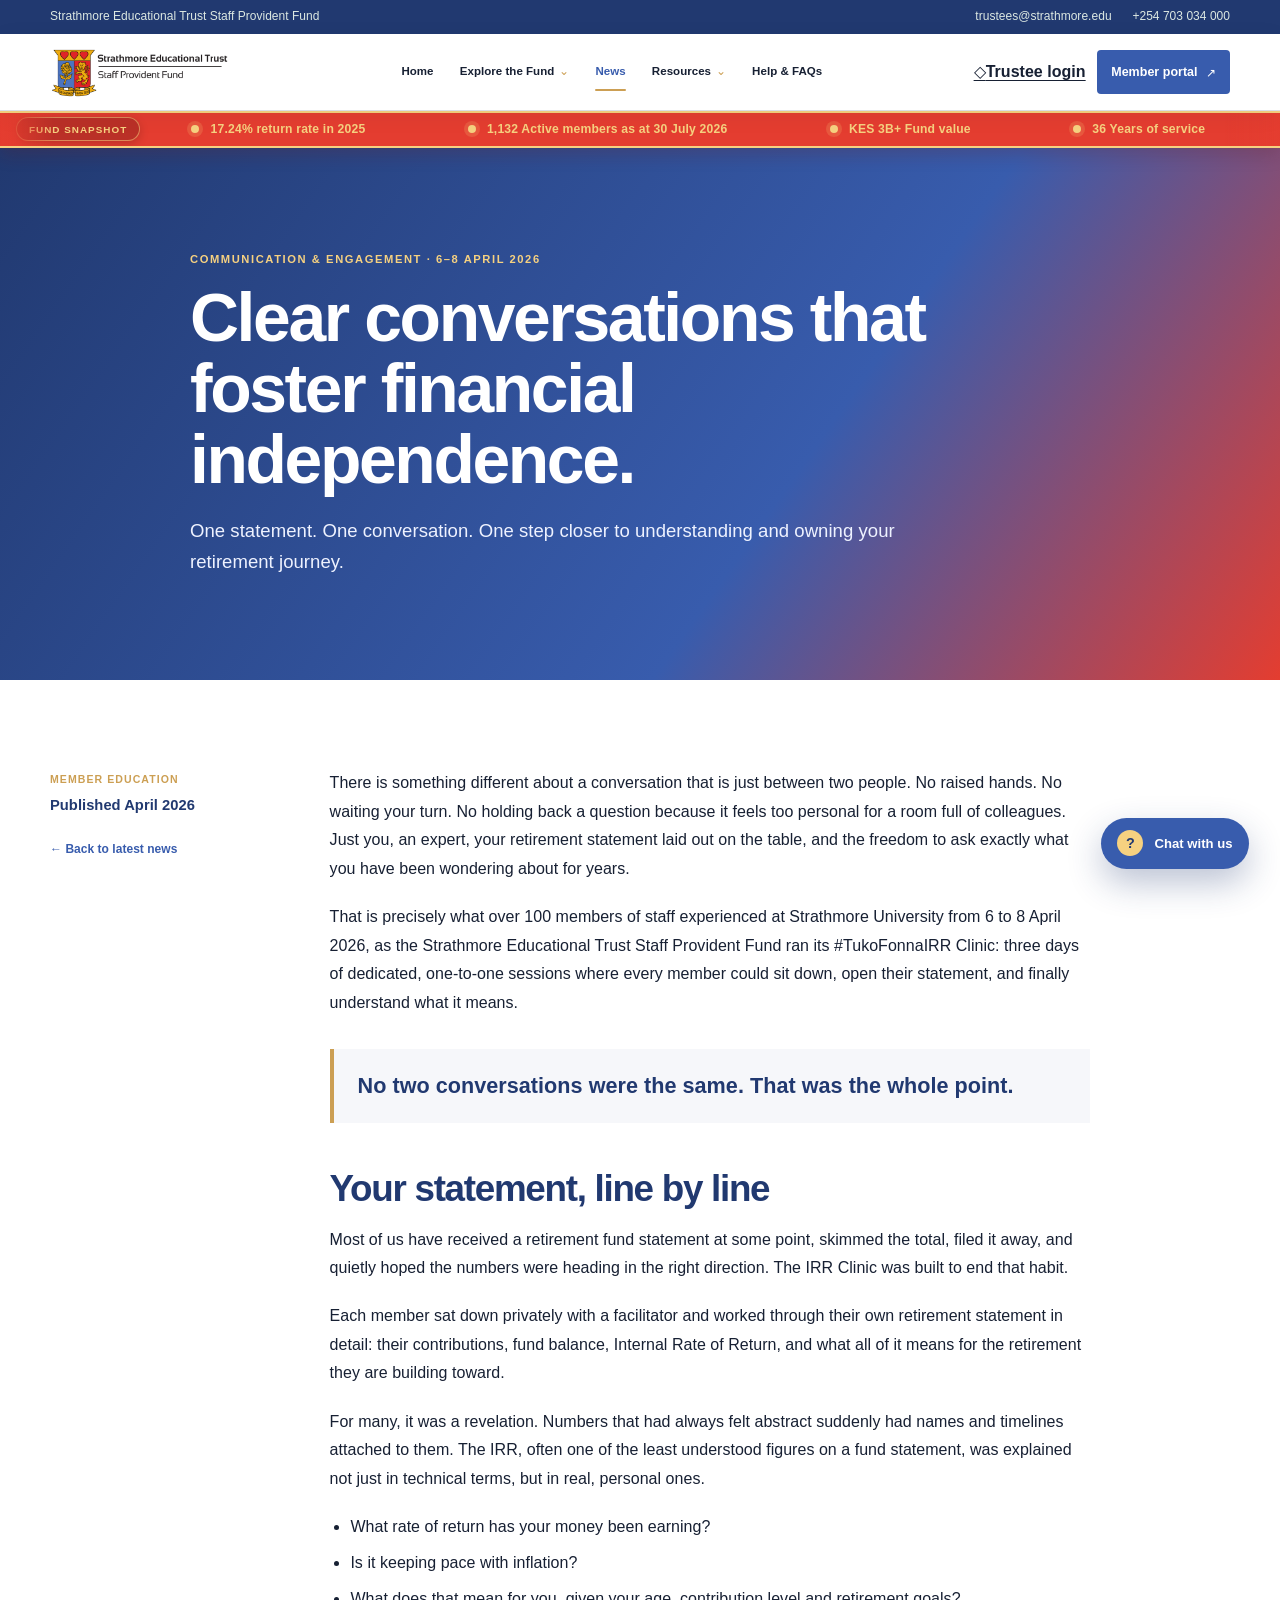
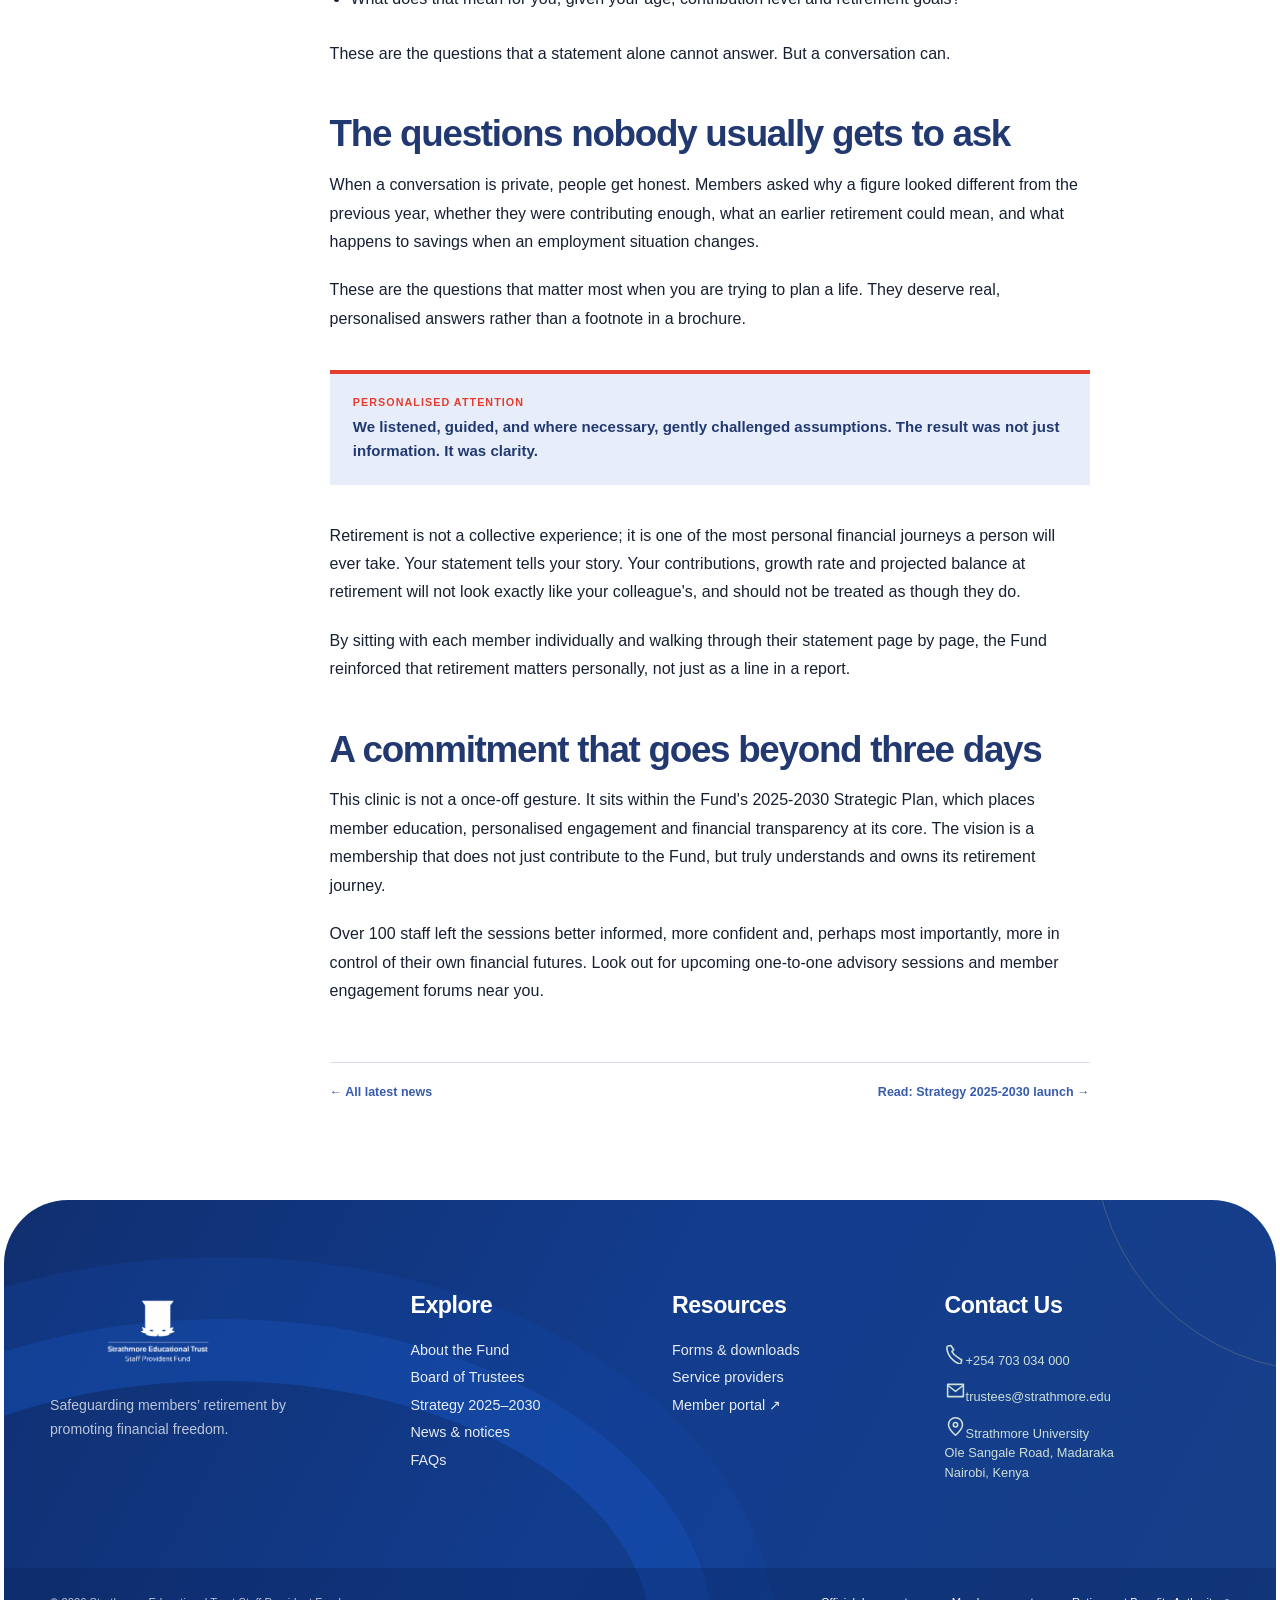
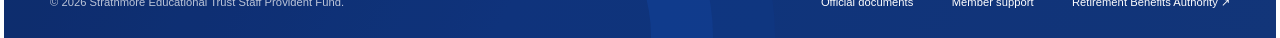
<file: news-irr-clinic.html>
<!doctype html>
<html lang="en">
<head>
  <meta charset="utf-8">
  <meta name="viewport" content="width=device-width, initial-scale=1">
  <meta name="description" content="Read about the #TukoFonnaIRR Clinic and personalised retirement conversations for SETSPF members.">
  <meta http-equiv="Content-Security-Policy" content="default-src 'self'; base-uri 'self'; object-src 'none'; script-src 'self'; style-src 'self' https://fonts.googleapis.com; font-src https://fonts.gstatic.com; img-src 'self' data:; connect-src 'self'; form-action 'self'">
  <title>#TukoFonnaIRR Clinic | SETSPF News</title>
  <link rel="preconnect" href="https://fonts.googleapis.com">
  <link rel="preconnect" href="https://fonts.gstatic.com" crossorigin>
  <link href="https://fonts.googleapis.com/css2?family=Outfit:wght@400;500;600;700;800&amp;family=Roboto:wght@400;500;700&amp;display=swap" rel="stylesheet">
  <link rel="stylesheet" href="css/base.css">
  <link rel="stylesheet" href="css/navigation.css">
  <link rel="stylesheet" href="css/redesign.css">
  <link rel="stylesheet" href="css/news-article.css">
  <link rel="stylesheet" href="css/chatbot.css">
  <link rel="stylesheet" href="css/font-refinement.css">
</head>
<body class="news-article-page">
  <a class="skip-link" href="#main-content">Skip to content</a>
  <div class="utility"><div class="shell utility__inner"><span>Strathmore Educational Trust Staff Provident Fund</span><a href="mailto:trustees@strathmore.edu">trustees@strathmore.edu</a><a href="tel:+254703034000">+254 703 034 000</a></div></div>
  <header class="site-header" id="siteHeader"><div class="shell nav-row"><a class="brand" href="index.html#home" aria-label="SETSPF home"><img src="assets/images/fund-logo-source.png" alt="Strathmore Educational Trust Staff Provident Fund"></a><nav class="navigation" id="siteNav" aria-label="Primary navigation"><a href="index.html#home">Home</a><details class="nav-dropdown"><summary>About <span aria-hidden="true">⌄</span></summary><div class="nav-dropdown__menu"><a href="about.html">Who we are</a><a href="about.html#mission">Mission &amp; values</a><a href="strategy-2025-2030.html">Strategy 2025-2030</a><a href="faqs.html">Frequently asked questions</a><a href="trustees.html">Trustees</a></div></details><details class="nav-dropdown"><summary>Benefits <span aria-hidden="true">⌄</span></summary><div class="nav-dropdown__menu"><a href="index.html#benefits">Benefits overview</a><a href="downloads.html#forms">Claim forms</a></div></details><details class="nav-dropdown"><summary>Downloads <span aria-hidden="true">⌄</span></summary><div class="nav-dropdown__menu"><a href="downloads.html">Downloads centre</a><a href="downloads.html#reports">Guides &amp; reports</a><a href="downloads.html#forms">Forms &amp; policies</a></div></details><details class="nav-dropdown" open><summary>News <span aria-hidden="true">⌄</span></summary><div class="nav-dropdown__menu"><a href="index.html#news" aria-current="page">Latest updates</a><a href="index.html#news">Notices</a><a href="index.html#news">Member education</a></div></details><details class="nav-dropdown"><summary>FAQs <span aria-hidden="true">⌄</span></summary><div class="nav-dropdown__menu"><a href="faqs.html">Frequently asked questions</a><a href="faqs.html#statements">Statements &amp; benefits</a><a href="faqs.html#claims">Claims &amp; support</a></div></details><details class="nav-dropdown"><summary>Contact <span aria-hidden="true">⌄</span></summary><div class="nav-dropdown__menu"><a href="index.html#contact">Contact support</a><a href="index.html#contact">Office details</a><a href="index.html#contact">Send an enquiry</a></div></details></nav><div class="nav-tools"><a class="button button--solid" href="index.html#members">Member portal <span aria-hidden="true">→</span></a><button class="menu-toggle" id="menuToggle" type="button" aria-label="Open navigation" aria-controls="siteNav" aria-expanded="false"><i></i><i></i><i></i></button></div></div></header>
  <main id="main-content">
    <section class="news-article-hero"><div class="shell news-article-hero__inner"><p class="kicker">Communication &amp; Engagement · 6–8 April 2026</p><h1>Clear conversations that foster financial independence.</h1><p>One statement. One conversation. One step closer to understanding and owning your retirement journey.</p></div></section>
    <section class="news-article-content"><div class="shell news-article-layout"><aside class="news-article-aside"><span>Member education</span><strong>Published April 2026</strong><a href="index.html#news">← Back to latest news</a></aside><article class="news-article-copy"><p>There is something different about a conversation that is just between two people. No raised hands. No waiting your turn. No holding back a question because it feels too personal for a room full of colleagues. Just you, an expert, your retirement statement laid out on the table, and the freedom to ask exactly what you have been wondering about for years.</p><p>That is precisely what over 100 members of staff experienced at Strathmore University from 6 to 8 April 2026, as the Strathmore Educational Trust Staff Provident Fund ran its #TukoFonnaIRR Clinic: three days of dedicated, one-to-one sessions where every member could sit down, open their statement, and finally understand what it means.</p><blockquote>No two conversations were the same. That was the whole point.</blockquote><h2>Your statement, line by line</h2><p>Most of us have received a retirement fund statement at some point, skimmed the total, filed it away, and quietly hoped the numbers were heading in the right direction. The IRR Clinic was built to end that habit.</p><p>Each member sat down privately with a facilitator and worked through their own retirement statement in detail: their contributions, fund balance, Internal Rate of Return, and what all of it means for the retirement they are building toward.</p><p>For many, it was a revelation. Numbers that had always felt abstract suddenly had names and timelines attached to them. The IRR, often one of the least understood figures on a fund statement, was explained not just in technical terms, but in real, personal ones.</p><ul><li>What rate of return has your money been earning?</li><li>Is it keeping pace with inflation?</li><li>What does that mean for you, given your age, contribution level and retirement goals?</li></ul><p>These are the questions that a statement alone cannot answer. But a conversation can.</p><h2>The questions nobody usually gets to ask</h2><p>When a conversation is private, people get honest. Members asked why a figure looked different from the previous year, whether they were contributing enough, what an earlier retirement could mean, and what happens to savings when an employment situation changes.</p><p>These are the questions that matter most when you are trying to plan a life. They deserve real, personalised answers rather than a footnote in a brochure.</p><div class="news-article-callout"><span>Personalised attention</span><p>We listened, guided, and where necessary, gently challenged assumptions. The result was not just information. It was clarity.</p></div><p>Retirement is not a collective experience; it is one of the most personal financial journeys a person will ever take. Your statement tells your story. Your contributions, growth rate and projected balance at retirement will not look exactly like your colleague's, and should not be treated as though they do.</p><p>By sitting with each member individually and walking through their statement page by page, the Fund reinforced that retirement matters personally, not just as a line in a report.</p><h2>A commitment that goes beyond three days</h2><p>This clinic is not a once-off gesture. It sits within the Fund's 2025-2030 Strategic Plan, which places member education, personalised engagement and financial transparency at its core. The vision is a membership that does not just contribute to the Fund, but truly understands and owns its retirement journey.</p><p>Over 100 staff left the sessions better informed, more confident and, perhaps most importantly, more in control of their own financial futures. Look out for upcoming one-to-one advisory sessions and member engagement forums near you.</p><nav class="news-article-next" aria-label="News navigation"><a href="index.html#news">← All latest news</a><a href="news-strategy-launch.html">Read: Strategy 2025-2030 launch →</a></nav></article></div></section>
  </main>
  <footer class="footer footer--home"><div class="shell footer-grid"><div class="footer-identity"><a class="footer-brand" href="index.html" aria-label="SETSPF home"><img src="assets/images/fund-logo-source.png" alt="SETSPF"><span>Strathmore Educational Trust<br>Staff Provident Fund</span></a><p>Safeguarding members’ retirement by promoting financial freedom.</p></div><nav aria-label="Explore SETSPF"><h3>Explore</h3><a href="index.html#about">About the Fund</a><a href="trustees.html">Board of Trustees</a><a href="strategy-2025-2030.html">Strategy 2025–2030</a><a href="index.html#news">News &amp; notices</a><a href="faqs.html">FAQs</a></nav><nav aria-label="Member resources"><h3>Resources</h3><a href="downloads.html">Forms &amp; downloads</a><a href="service-providers.html">Service providers</a><a href="https://selfservice.zamaragroup.com/" target="_blank" rel="noopener noreferrer">Member portal <span aria-hidden="true">↗</span></a></nav><div class="footer-contact"><h3>Contact Us</h3><a href="tel:+254703034000"><svg viewBox="0 0 24 24" aria-hidden="true"><path d="M6.7 2.8 10 7.7 7.9 9.8a15 15 0 0 0 6.3 6.3l4.9 3.3-.7 3.2c-.2.8-.9 1.4-1.8 1.4C9.5 21.4 2.6 14.5 2.1 5.3c0-.9.6-1.6 1.4-1.8l3.2-.7Z"/></svg><span>+254 703 034 000</span></a><a href="mailto:trustees@strathmore.edu"><svg viewBox="0 0 24 24" aria-hidden="true"><path d="M3 5h18v14H3z"/><path d="m3 6 9 7 9-7"/></svg><span>trustees@strathmore.edu</span></a><a href="https://maps.google.com/?q=Strathmore+University+Nairobi" target="_blank" rel="noopener"><svg viewBox="0 0 24 24" aria-hidden="true"><path d="M20 10c0 5-8 12-8 12S4 15 4 10a8 8 0 1 1 16 0Z"/><circle cx="12" cy="10" r="2.5"/></svg><span>Strathmore University<br>Ole Sangale Road, Madaraka<br>Nairobi, Kenya</span></a></div></div><div class="footer-bottom"><div class="shell footer-bottom__inner"><span>© <span id="year"></span> Strathmore Educational Trust Staff Provident Fund.</span><nav aria-label="Footer links"><a href="downloads.html">Official documents</a><a href="index.html#contact">Member support</a><a href="https://www.rba.go.ke/" target="_blank" rel="noopener">Retirement Benefits Authority <span aria-hidden="true">↗</span></a></nav></div></div></footer>
  <script src="js/chatbot.js"></script>
  <script src="js/about.js"></script>
  <script src="js/fund-ticker.js"></script>
</body>
</html>
</file>
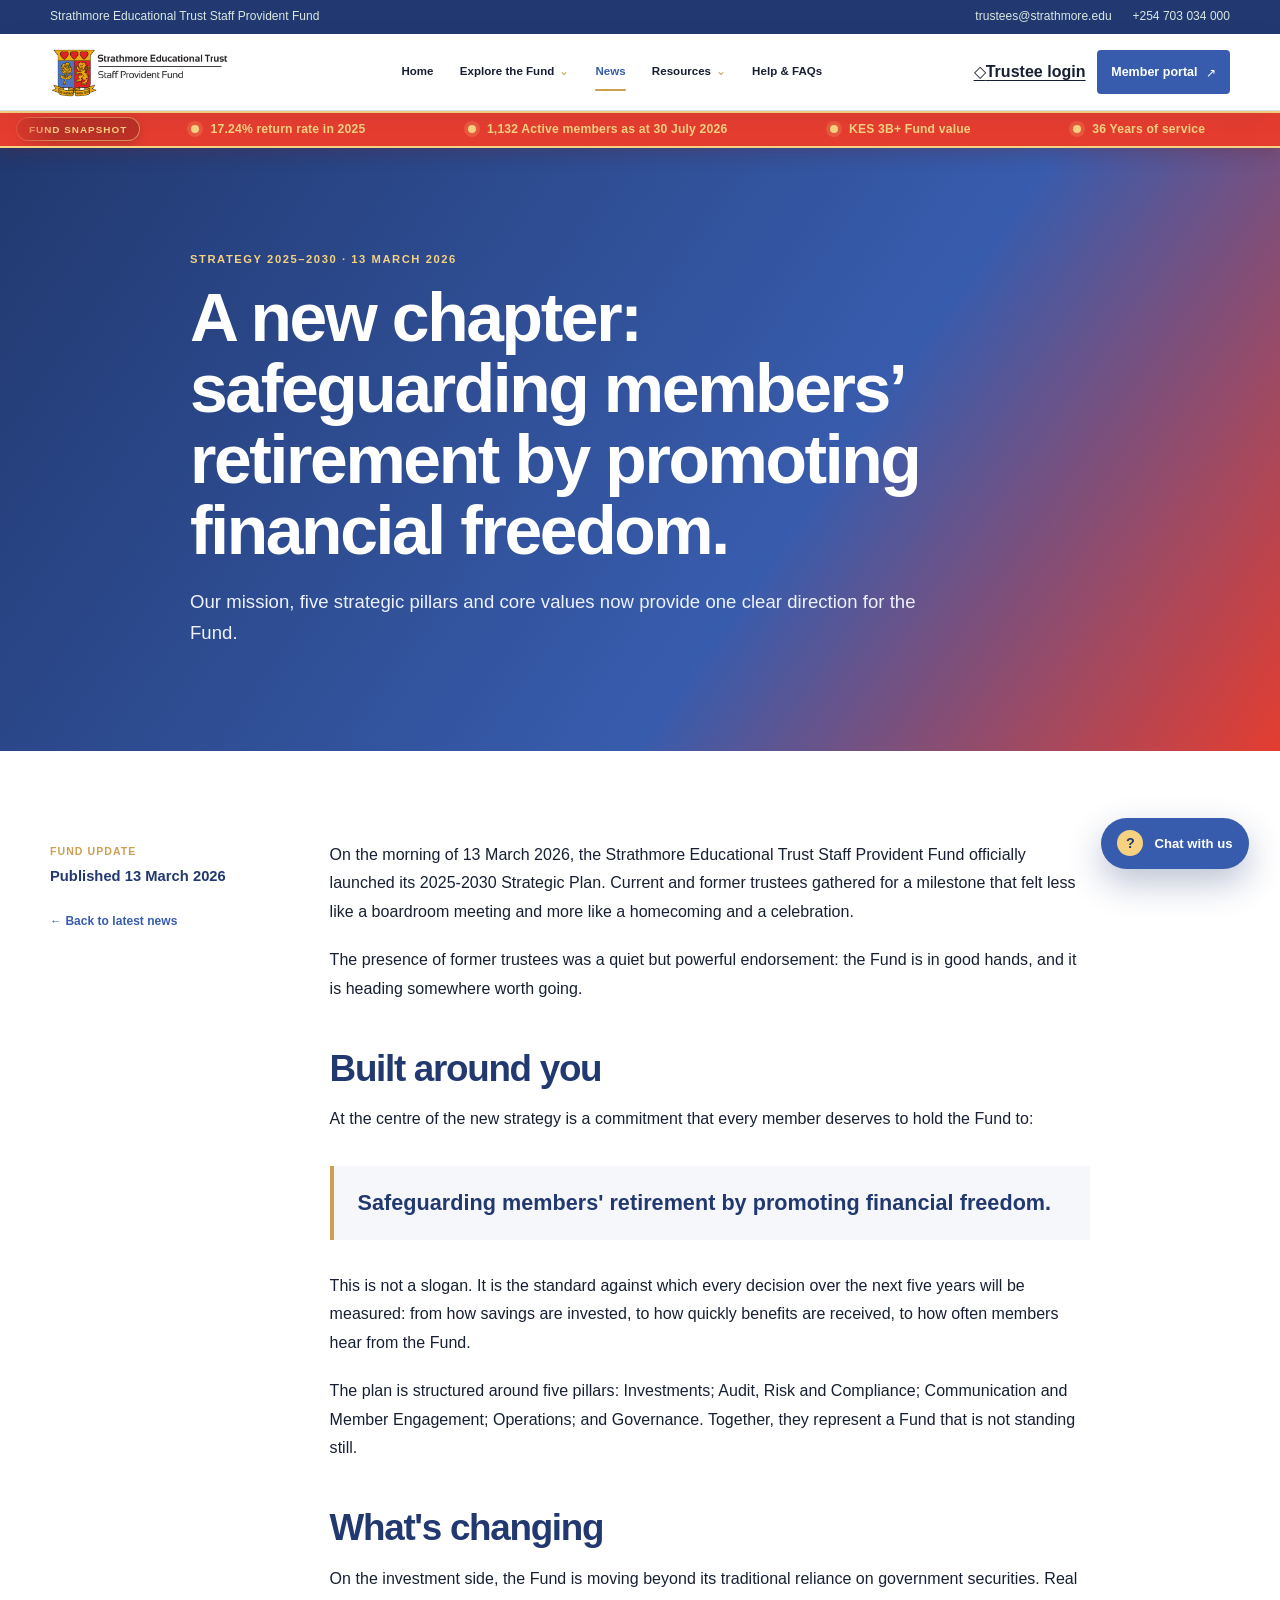
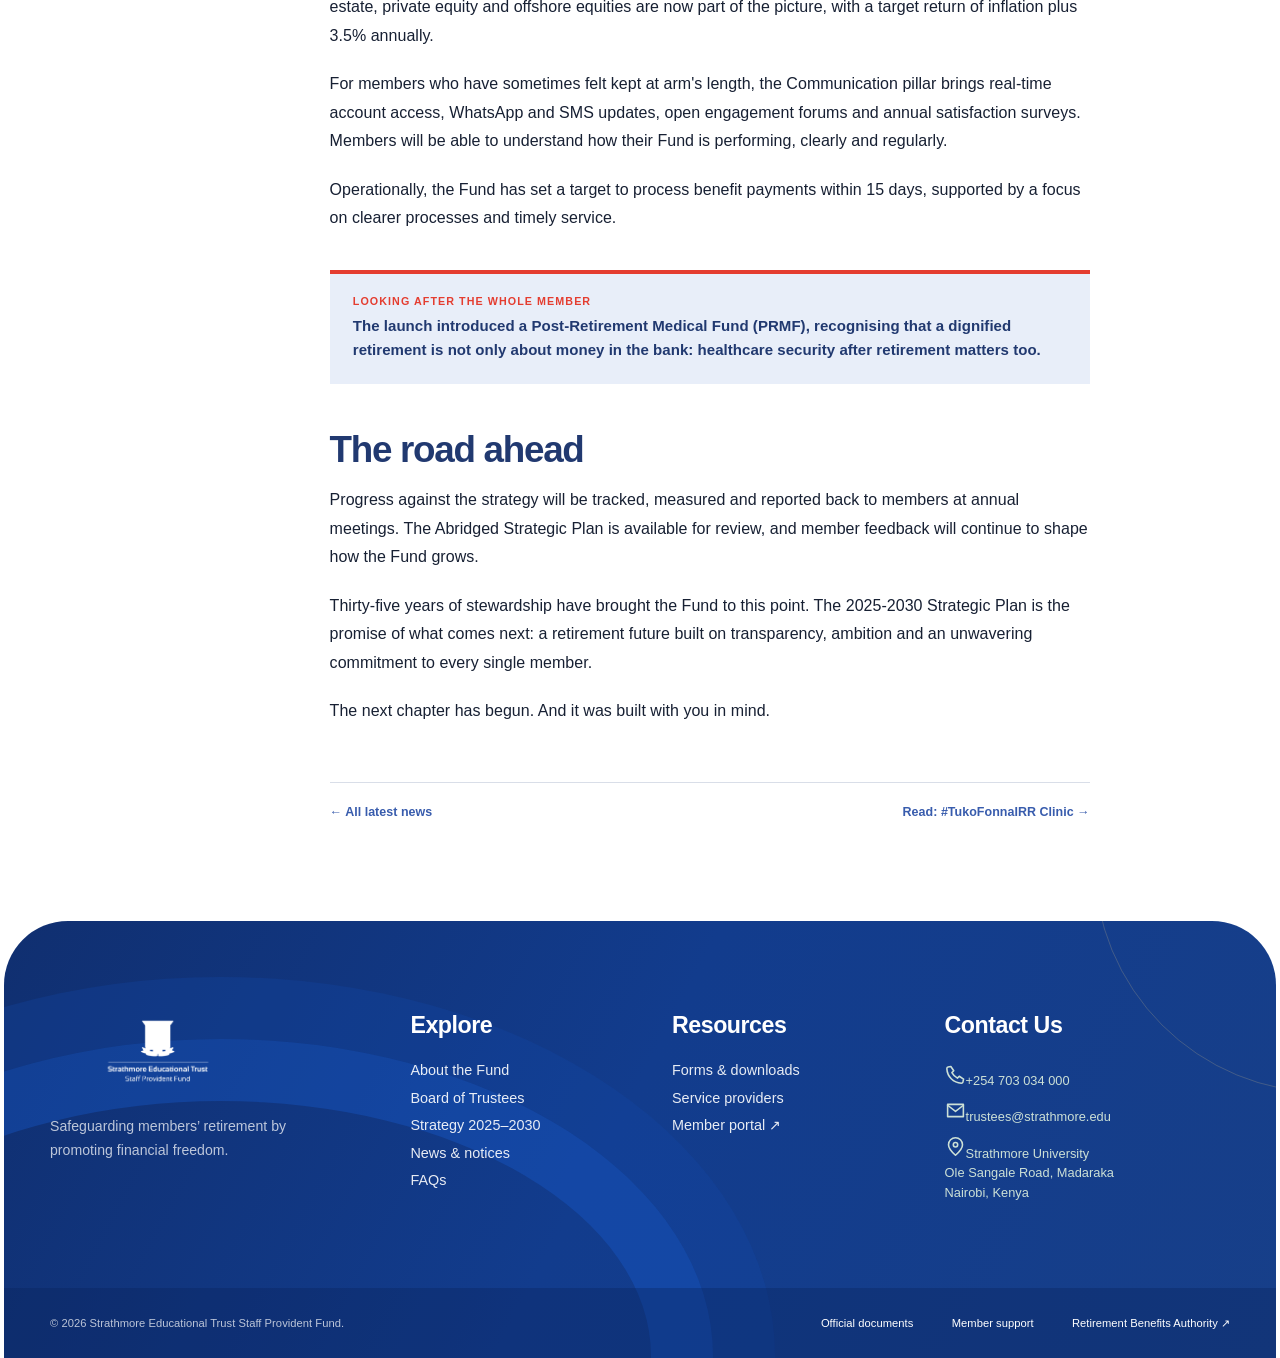
<file: news-strategy-launch.html>
<!doctype html>
<html lang="en">
<head>
  <meta charset="utf-8">
  <meta name="viewport" content="width=device-width, initial-scale=1">
  <meta name="description" content="Explore the SETSPF Strategy 2025–2030 and its vision of safeguarding members’ retirement by promoting financial freedom.">
  <meta http-equiv="Content-Security-Policy" content="default-src 'self'; base-uri 'self'; object-src 'none'; script-src 'self'; style-src 'self' https://fonts.googleapis.com; font-src https://fonts.gstatic.com; img-src 'self' data:; connect-src 'self'; form-action 'self'">
  <title>Strategy 2025-2030 Launch | SETSPF News</title>
  <link rel="preconnect" href="https://fonts.googleapis.com">
  <link rel="preconnect" href="https://fonts.gstatic.com" crossorigin>
  <link href="https://fonts.googleapis.com/css2?family=Outfit:wght@400;500;600;700;800&amp;family=Roboto:wght@400;500;700&amp;display=swap" rel="stylesheet">
  <link rel="stylesheet" href="css/base.css">
  <link rel="stylesheet" href="css/navigation.css">
  <link rel="stylesheet" href="css/redesign.css">
  <link rel="stylesheet" href="css/news-article.css">
  <link rel="stylesheet" href="css/chatbot.css">
  <link rel="stylesheet" href="css/font-refinement.css">
</head>
<body class="news-article-page strategy-launch-page">
  <a class="skip-link" href="#main-content">Skip to content</a>
  <div class="utility"><div class="shell utility__inner"><span>Strathmore Educational Trust Staff Provident Fund</span><a href="mailto:trustees@strathmore.edu">trustees@strathmore.edu</a><a href="tel:+254703034000">+254 703 034 000</a></div></div>
  <header class="site-header" id="siteHeader"><div class="shell nav-row"><a class="brand" href="index.html#home" aria-label="SETSPF home"><img src="assets/images/fund-logo-source.png" alt="Strathmore Educational Trust Staff Provident Fund"></a><nav class="navigation" id="siteNav" aria-label="Primary navigation"><a href="index.html#home">Home</a><details class="nav-dropdown"><summary>About <span aria-hidden="true">⌄</span></summary><div class="nav-dropdown__menu"><a href="about.html">Who we are</a><a href="about.html#mission">Mission &amp; values</a><a href="strategy-2025-2030.html">Strategy 2025-2030</a><a href="faqs.html">Frequently asked questions</a><a href="trustees.html">Trustees</a></div></details><details class="nav-dropdown"><summary>Benefits <span aria-hidden="true">⌄</span></summary><div class="nav-dropdown__menu"><a href="index.html#benefits">Benefits overview</a><a href="downloads.html#forms">Claim forms</a></div></details><details class="nav-dropdown"><summary>Downloads <span aria-hidden="true">⌄</span></summary><div class="nav-dropdown__menu"><a href="downloads.html">Downloads centre</a><a href="downloads.html#reports">Guides &amp; reports</a><a href="downloads.html#forms">Forms &amp; policies</a></div></details><details class="nav-dropdown" open><summary>News <span aria-hidden="true">⌄</span></summary><div class="nav-dropdown__menu"><a href="index.html#news" aria-current="page">Latest updates</a><a href="index.html#news">Notices</a><a href="index.html#news">Member education</a></div></details><details class="nav-dropdown"><summary>FAQs <span aria-hidden="true">⌄</span></summary><div class="nav-dropdown__menu"><a href="faqs.html">Frequently asked questions</a><a href="faqs.html#statements">Statements &amp; benefits</a><a href="faqs.html#claims">Claims &amp; support</a></div></details><details class="nav-dropdown"><summary>Contact <span aria-hidden="true">⌄</span></summary><div class="nav-dropdown__menu"><a href="index.html#contact">Contact support</a><a href="index.html#contact">Office details</a><a href="index.html#contact">Send an enquiry</a></div></details></nav><div class="nav-tools"><a class="button button--solid" href="index.html#members">Member portal <span aria-hidden="true">→</span></a><button class="menu-toggle" id="menuToggle" type="button" aria-label="Open navigation" aria-controls="siteNav" aria-expanded="false"><i></i><i></i><i></i></button></div></div></header>
  <main id="main-content">
    <section class="news-article-hero"><div class="shell news-article-hero__inner"><p class="kicker">Strategy 2025–2030 · 13 March 2026</p><h1>A new chapter: safeguarding members’ retirement by promoting financial freedom.</h1><p>Our mission, five strategic pillars and core values now provide one clear direction for the Fund.</p></div></section>
    <section class="news-article-content"><div class="shell news-article-layout"><aside class="news-article-aside"><span>Fund update</span><strong>Published 13 March 2026</strong><a href="index.html#news">← Back to latest news</a></aside><article class="news-article-copy"><p>On the morning of 13 March 2026, the Strathmore Educational Trust Staff Provident Fund officially launched its 2025-2030 Strategic Plan. Current and former trustees gathered for a milestone that felt less like a boardroom meeting and more like a homecoming and a celebration.</p><p>The presence of former trustees was a quiet but powerful endorsement: the Fund is in good hands, and it is heading somewhere worth going.</p><h2>Built around you</h2><p>At the centre of the new strategy is a commitment that every member deserves to hold the Fund to:</p><blockquote>Safeguarding members' retirement by promoting financial freedom.</blockquote><p>This is not a slogan. It is the standard against which every decision over the next five years will be measured: from how savings are invested, to how quickly benefits are received, to how often members hear from the Fund.</p><p>The plan is structured around five pillars: Investments; Audit, Risk and Compliance; Communication and Member Engagement; Operations; and Governance. Together, they represent a Fund that is not standing still.</p><h2>What's changing</h2><p>On the investment side, the Fund is moving beyond its traditional reliance on government securities. Real estate, private equity and offshore equities are now part of the picture, with a target return of inflation plus 3.5% annually.</p><p>For members who have sometimes felt kept at arm's length, the Communication pillar brings real-time account access, WhatsApp and SMS updates, open engagement forums and annual satisfaction surveys. Members will be able to understand how their Fund is performing, clearly and regularly.</p><p>Operationally, the Fund has set a target to process benefit payments within 15 days, supported by a focus on clearer processes and timely service.</p><p>On governance, trustee term limits, board evaluations and succession planning are embedded in how the Fund is led, supporting strong and accountable leadership into the future.</p><div class="news-article-callout"><span>Looking after the whole member</span><p>The launch introduced a Post-Retirement Medical Fund (PRMF), recognising that a dignified retirement is not only about money in the bank: healthcare security after retirement matters too.</p></div><h2>The road ahead</h2><p>Progress against the strategy will be tracked, measured and reported back to members at annual meetings. The Abridged Strategic Plan is available for review, and member feedback will continue to shape how the Fund grows.</p><p>Thirty-five years of stewardship have brought the Fund to this point. The 2025-2030 Strategic Plan is the promise of what comes next: a retirement future built on transparency, ambition and an unwavering commitment to every single member.</p><p>The next chapter has begun. And it was built with you in mind.</p><nav class="news-article-next" aria-label="News navigation"><a href="index.html#news">← All latest news</a><a href="news-irr-clinic.html">Read: #TukoFonnaIRR Clinic →</a></nav></article></div></section>
  </main>
  <footer class="footer footer--home"><div class="shell footer-grid"><div class="footer-identity"><a class="footer-brand" href="index.html" aria-label="SETSPF home"><img src="assets/images/fund-logo-source.png" alt="SETSPF"><span>Strathmore Educational Trust<br>Staff Provident Fund</span></a><p>Safeguarding members’ retirement by promoting financial freedom.</p></div><nav aria-label="Explore SETSPF"><h3>Explore</h3><a href="index.html#about">About the Fund</a><a href="trustees.html">Board of Trustees</a><a href="strategy-2025-2030.html">Strategy 2025–2030</a><a href="index.html#news">News &amp; notices</a><a href="faqs.html">FAQs</a></nav><nav aria-label="Member resources"><h3>Resources</h3><a href="downloads.html">Forms &amp; downloads</a><a href="service-providers.html">Service providers</a><a href="https://selfservice.zamaragroup.com/" target="_blank" rel="noopener noreferrer">Member portal <span aria-hidden="true">↗</span></a></nav><div class="footer-contact"><h3>Contact Us</h3><a href="tel:+254703034000"><svg viewBox="0 0 24 24" aria-hidden="true"><path d="M6.7 2.8 10 7.7 7.9 9.8a15 15 0 0 0 6.3 6.3l2.1-2.1 4.9 3.3-.7 3.2c-.2.8-.9 1.4-1.8 1.4C9.5 21.4 2.6 14.5 2.1 5.3c0-.9.6-1.6 1.4-1.8l3.2-.7Z"/></svg><span>+254 703 034 000</span></a><a href="mailto:trustees@strathmore.edu"><svg viewBox="0 0 24 24" aria-hidden="true"><path d="M3 5h18v14H3z"/><path d="m3 6 9 7 9-7"/></svg><span>trustees@strathmore.edu</span></a><a href="https://maps.google.com/?q=Strathmore+University+Nairobi" target="_blank" rel="noopener"><svg viewBox="0 0 24 24" aria-hidden="true"><path d="M20 10c0 5-8 12-8 12S4 15 4 10a8 8 0 1 1 16 0Z"/><circle cx="12" cy="10" r="2.5"/></svg><span>Strathmore University<br>Ole Sangale Road, Madaraka<br>Nairobi, Kenya</span></a></div></div><div class="footer-bottom"><div class="shell footer-bottom__inner"><span>© <span id="year"></span> Strathmore Educational Trust Staff Provident Fund.</span><nav aria-label="Footer links"><a href="downloads.html">Official documents</a><a href="index.html#contact">Member support</a><a href="https://www.rba.go.ke/" target="_blank" rel="noopener">Retirement Benefits Authority <span aria-hidden="true">↗</span></a></nav></div></div></footer>
  <script src="js/chatbot.js"></script>
  <script src="js/about.js"></script>
  <script src="js/fund-ticker.js"></script>
</body>
</html>
</file>
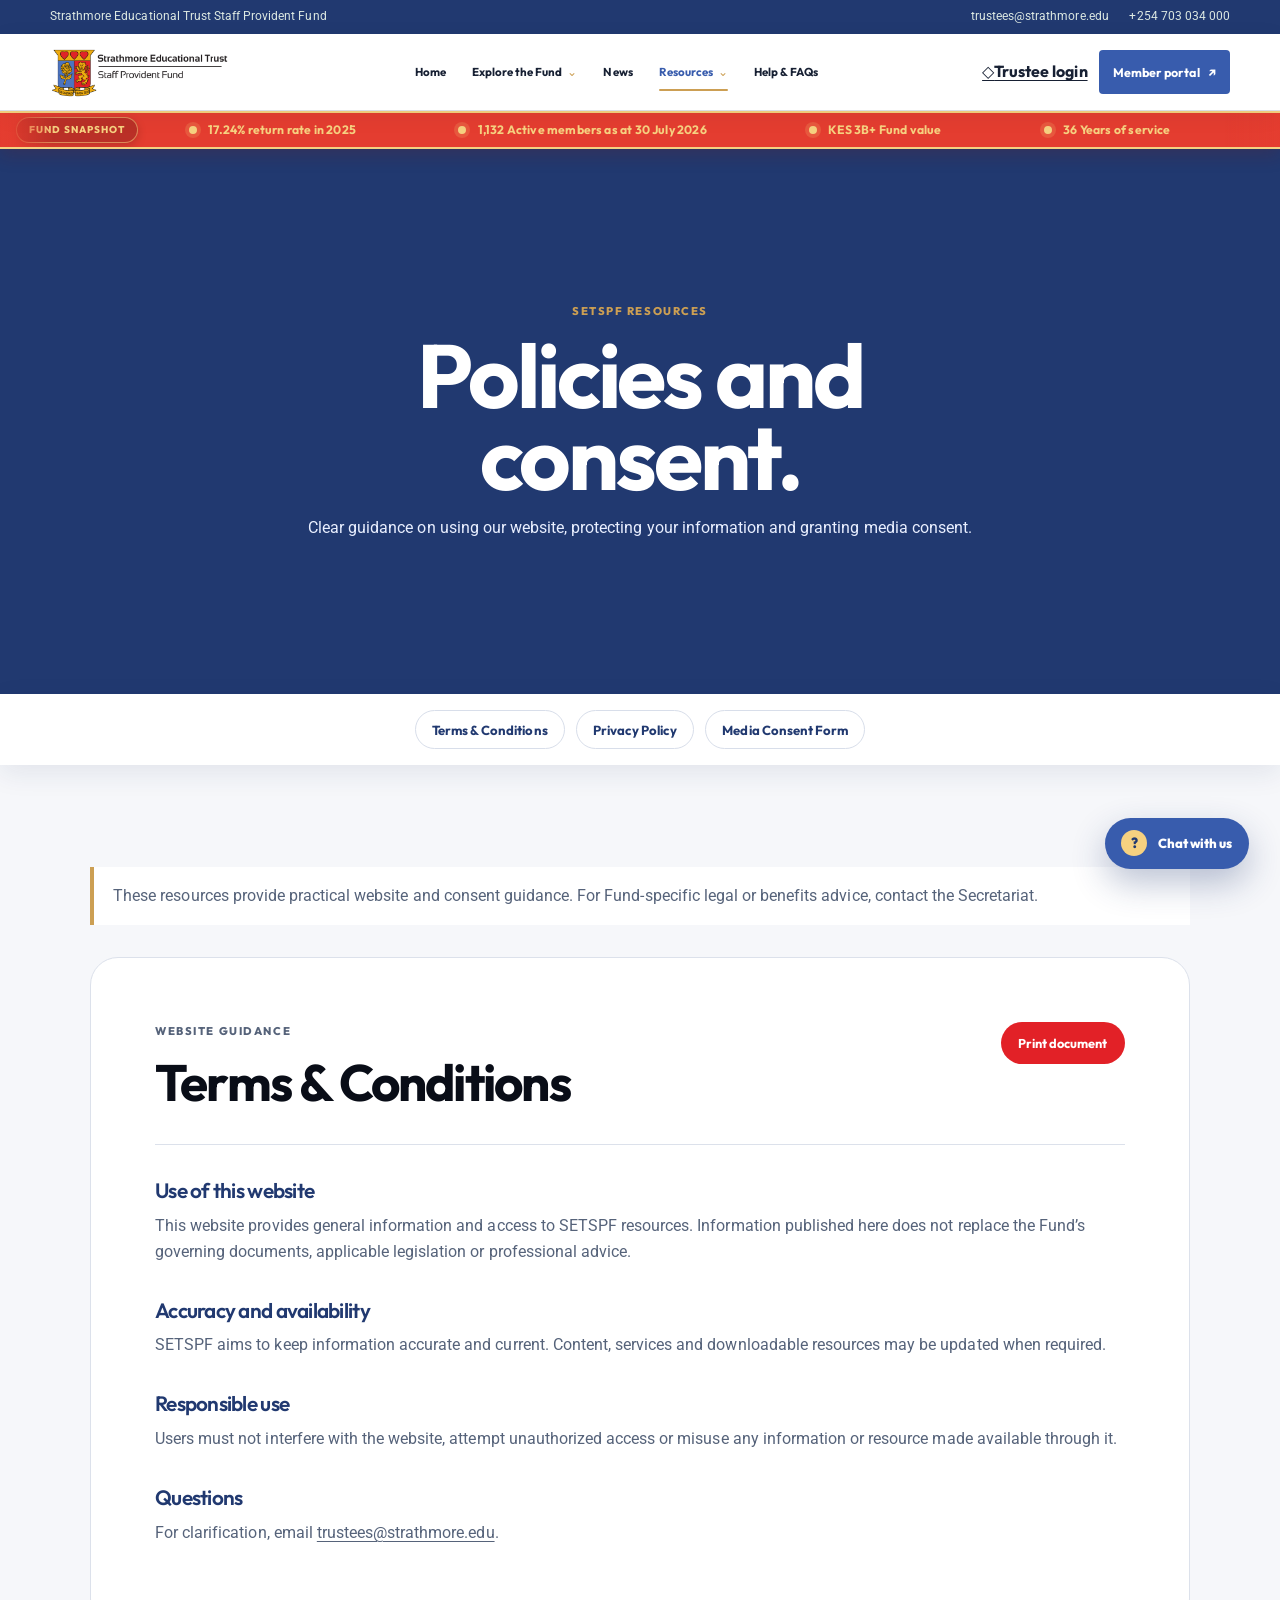
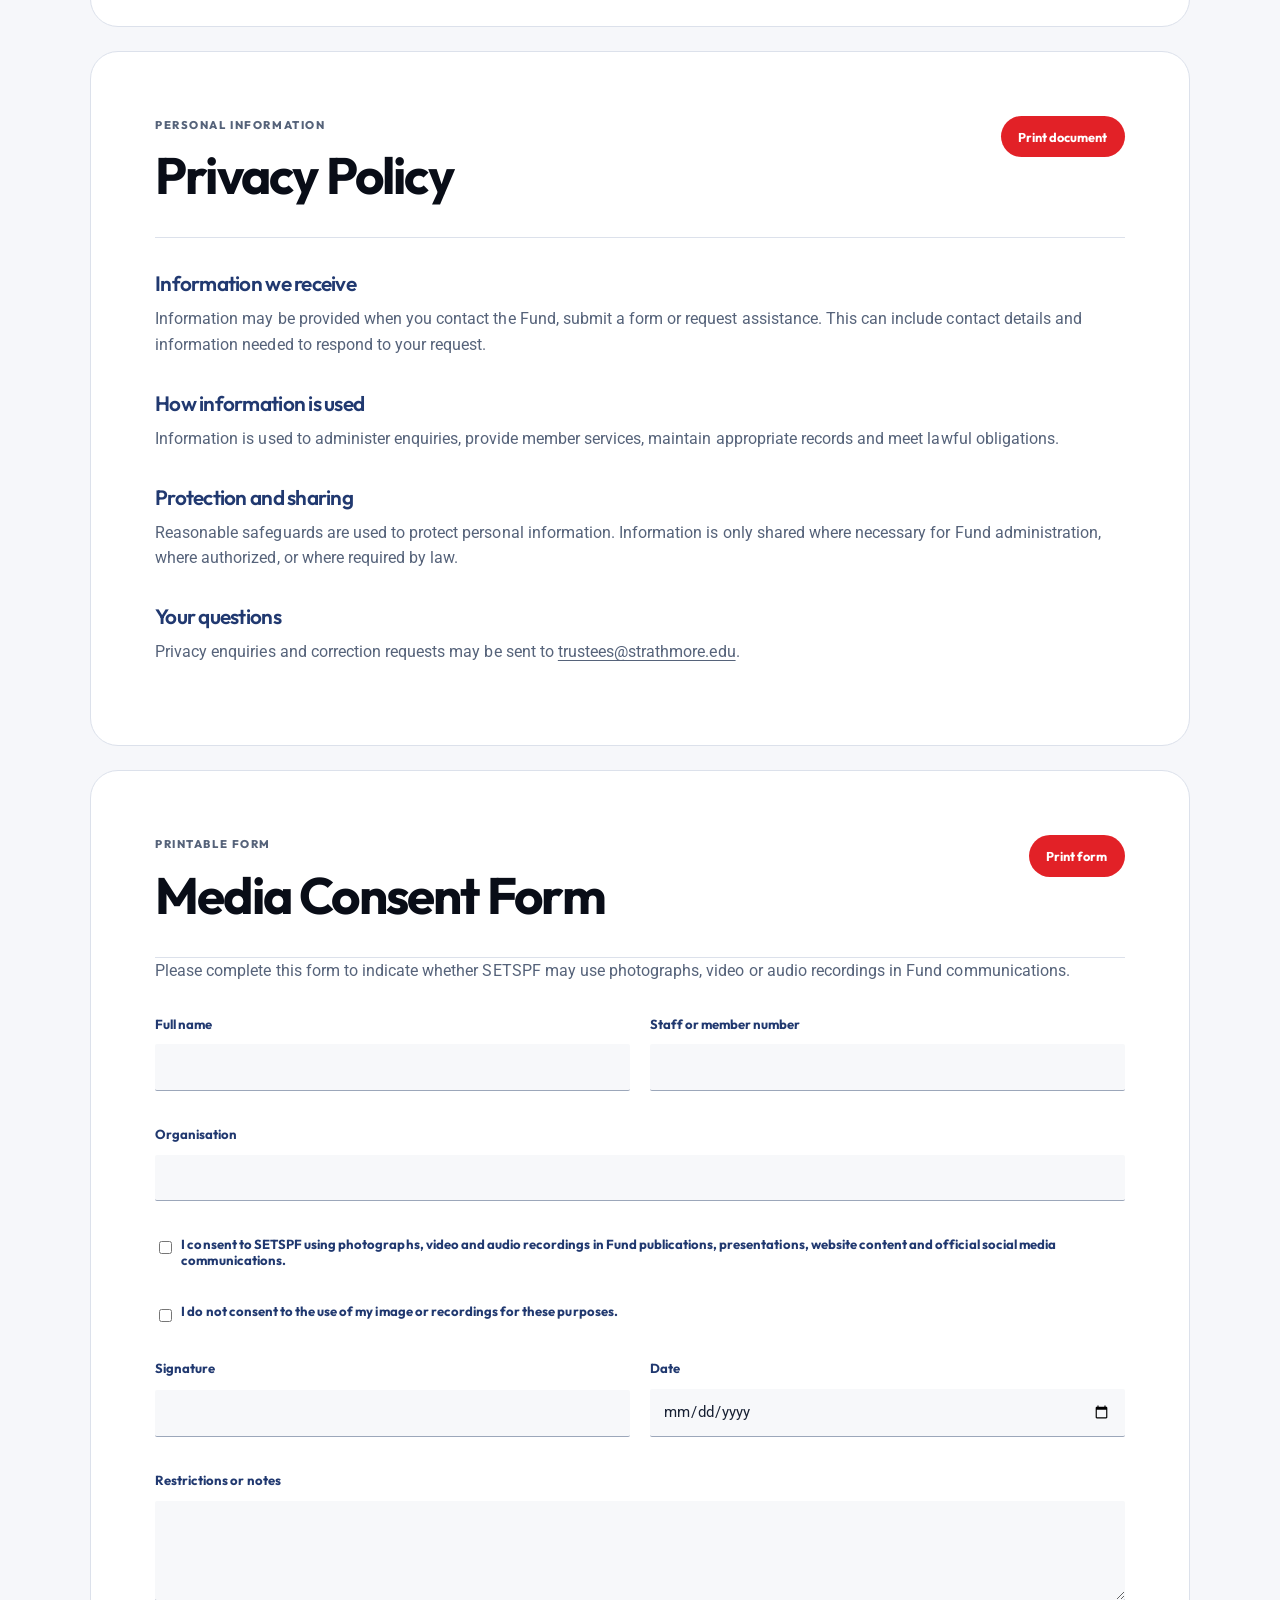
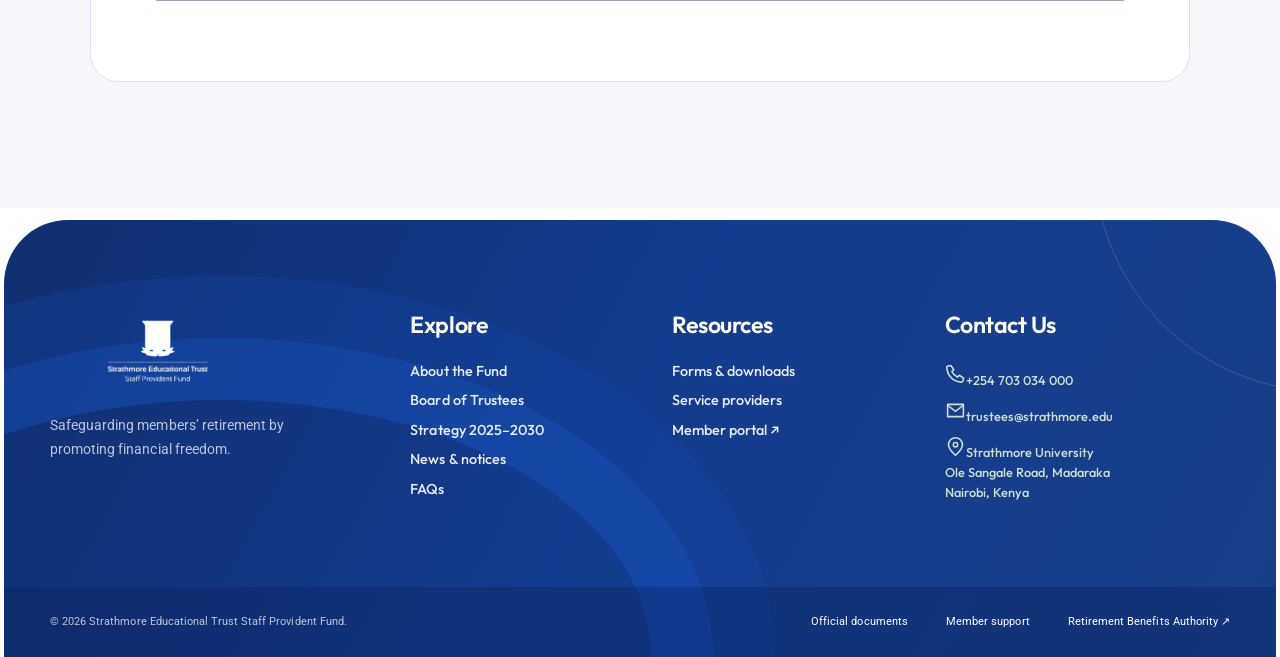
<file: policies-and-forms.html>
<!doctype html>
<html lang="en"><head><meta charset="utf-8"><meta name="viewport" content="width=device-width, initial-scale=1"><meta name="description" content="SETSPF terms, privacy information and media consent resources."><title>Policies &amp; Forms | SETSPF</title><link rel="preconnect" href="https://fonts.googleapis.com"><link rel="preconnect" href="https://fonts.gstatic.com" crossorigin><link href="https://fonts.googleapis.com/css2?family=Outfit:wght@400;500;600;700;800&amp;family=Roboto:wght@400;500;700&amp;display=swap" rel="stylesheet"><link rel="stylesheet" href="css/base.css"><link rel="stylesheet" href="css/navigation.css"><link rel="stylesheet" href="css/redesign.css"><link rel="stylesheet" href="css/chatbot.css"><link rel="stylesheet" href="css/font-refinement.css"><link rel="stylesheet" href="css/policies-and-forms.css"></head>
<body class="policy-page"><a class="skip-link" href="#main-content">Skip to content</a><div class="utility"><div class="shell utility__inner"><span>Strathmore Educational Trust Staff Provident Fund</span><a href="mailto:trustees@strathmore.edu">trustees@strathmore.edu</a><a href="tel:+254703034000">+254 703 034 000</a></div></div><header class="site-header" id="siteHeader"><div class="shell nav-row"><a class="brand" href="index.html" aria-label="SETSPF home"><img src="assets/images/fund-logo-source.png" alt="Strathmore Educational Trust Staff Provident Fund"></a><nav class="navigation" id="siteNav" aria-label="Primary navigation"><a href="index.html">Home</a><a href="about.html">Who we are</a><a href="strategy-2025-2030.html">Strategy</a><a href="downloads.html">Downloads</a><a href="faqs.html">FAQs</a><a href="index.html#contact">Contact</a></nav><div class="nav-tools"><a class="button button--solid" href="downloads.html">Downloads <span aria-hidden="true">→</span></a><button class="menu-toggle" id="menuToggle" type="button" aria-label="Open navigation" aria-controls="siteNav" aria-expanded="false"><i></i><i></i><i></i></button></div></div></header>
<main id="main-content"><section class="policy-hero"><div class="shell"><p class="kicker">SETSPF resources</p><h1>Policies and consent.</h1><p>Clear guidance on using our website, protecting your information and granting media consent.</p></div></section><nav class="policy-index" aria-label="Policy sections"><div class="shell policy-index__links"><a href="#terms">Terms &amp; Conditions</a><a href="#privacy">Privacy Policy</a><a href="#media-consent">Media Consent Form</a></div></nav><section class="policy-content"><div class="shell"><p class="policy-notice">These resources provide practical website and consent guidance. For Fund-specific legal or benefits advice, contact the Secretariat.</p>
<article class="policy-document" id="terms"><header class="policy-document__head"><div><p class="kicker kicker--green">Website guidance</p><h2>Terms &amp; Conditions</h2></div><button class="policy-print" type="button">Print document</button></header><h3>Use of this website</h3><p>This website provides general information and access to SETSPF resources. Information published here does not replace the Fund’s governing documents, applicable legislation or professional advice.</p><h3>Accuracy and availability</h3><p>SETSPF aims to keep information accurate and current. Content, services and downloadable resources may be updated when required.</p><h3>Responsible use</h3><p>Users must not interfere with the website, attempt unauthorized access or misuse any information or resource made available through it.</p><h3>Questions</h3><p>For clarification, email <a href="mailto:trustees@strathmore.edu">trustees@strathmore.edu</a>.</p></article>
<article class="policy-document" id="privacy"><header class="policy-document__head"><div><p class="kicker kicker--green">Personal information</p><h2>Privacy Policy</h2></div><button class="policy-print" type="button">Print document</button></header><h3>Information we receive</h3><p>Information may be provided when you contact the Fund, submit a form or request assistance. This can include contact details and information needed to respond to your request.</p><h3>How information is used</h3><p>Information is used to administer enquiries, provide member services, maintain appropriate records and meet lawful obligations.</p><h3>Protection and sharing</h3><p>Reasonable safeguards are used to protect personal information. Information is only shared where necessary for Fund administration, where authorized, or where required by law.</p><h3>Your questions</h3><p>Privacy enquiries and correction requests may be sent to <a href="mailto:trustees@strathmore.edu">trustees@strathmore.edu</a>.</p></article>
<article class="policy-document" id="media-consent"><header class="policy-document__head"><div><p class="kicker kicker--green">Printable form</p><h2>Media Consent Form</h2></div><button class="policy-print" type="button">Print form</button></header><p>Please complete this form to indicate whether SETSPF may use photographs, video or audio recordings in Fund communications.</p><form class="consent-form"><label>Full name<input type="text" name="full-name"></label><label>Staff or member number<input type="text" name="member-number"></label><label class="full">Organisation<input type="text" name="organisation"></label><label class="consent-check"><input type="checkbox" name="consent"><span>I consent to SETSPF using photographs, video and audio recordings in Fund publications, presentations, website content and official social media communications.</span></label><label class="consent-check"><input type="checkbox" name="decline"><span>I do not consent to the use of my image or recordings for these purposes.</span></label><label>Signature<input type="text" name="signature"></label><label>Date<input type="date" name="date"></label><label class="full">Restrictions or notes<textarea name="notes"></textarea></label></form></article>
</div></section></main><footer class="footer footer--home"><div class="shell footer-grid"><div class="footer-identity"><a class="footer-brand" href="index.html" aria-label="SETSPF home"><img src="assets/images/fund-logo-source.png" alt="SETSPF"><span>Strathmore Educational Trust<br>Staff Provident Fund</span></a><p>Safeguarding members’ retirement by promoting financial freedom.</p></div><nav aria-label="Explore SETSPF"><h3>Explore</h3><a href="index.html#about">About the Fund</a><a href="trustees.html">Board of Trustees</a><a href="strategy-2025-2030.html">Strategy 2025–2030</a><a href="index.html#news">News &amp; notices</a><a href="faqs.html">FAQs</a></nav><nav aria-label="Member resources"><h3>Resources</h3><a href="downloads.html">Forms &amp; downloads</a><a href="service-providers.html">Service providers</a><a href="https://selfservice.zamaragroup.com/" target="_blank" rel="noopener noreferrer">Member portal <span aria-hidden="true">↗</span></a></nav><div class="footer-contact"><h3>Contact Us</h3><a href="tel:+254703034000"><svg viewBox="0 0 24 24" aria-hidden="true"><path d="M6.7 2.8 10 7.7 7.9 9.8a15 15 0 0 0 6.3 6.3l2.1-2.1 4.9 3.3-.7 3.2c-.2.8-.9 1.4-1.8 1.4C9.5 21.4 2.6 14.5 2.1 5.3c-.5-.9.6-1.6 1.4-1.8l3.2-.7Z"/></svg><span>+254 703 034 000</span></a><a href="mailto:trustees@strathmore.edu"><svg viewBox="0 0 24 24" aria-hidden="true"><path d="M3 5h18v14H3z"/><path d="m3 6 9 7 9-7"/></svg><span>trustees@strathmore.edu</span></a><a href="https://maps.google.com/?q=Strathmore+University+Nairobi" target="_blank" rel="noopener"><svg viewBox="0 0 24 24" aria-hidden="true"><path d="M20 10c0 5-8 12-8 12S4 15 4 10a8 8 0 1 1 16 0Z"/><circle cx="12" cy="10" r="2.5"/></svg><span>Strathmore University<br>Ole Sangale Road, Madaraka<br>Nairobi, Kenya</span></a></div></div><div class="footer-bottom"><div class="shell footer-bottom__inner"><span>© <span id="year"></span> Strathmore Educational Trust Staff Provident Fund.</span><nav aria-label="Footer links"><a href="downloads.html">Official documents</a><a href="index.html#contact">Member support</a><a href="https://www.rba.go.ke/" target="_blank" rel="noopener">Retirement Benefits Authority <span aria-hidden="true">↗</span></a></nav></div></div></footer><script src="js/chatbot.js"></script><script src="js/about.js"></script><script src="js/fund-ticker.js"></script><script src="js/policies-and-forms.js"></script></body></html>
</file>
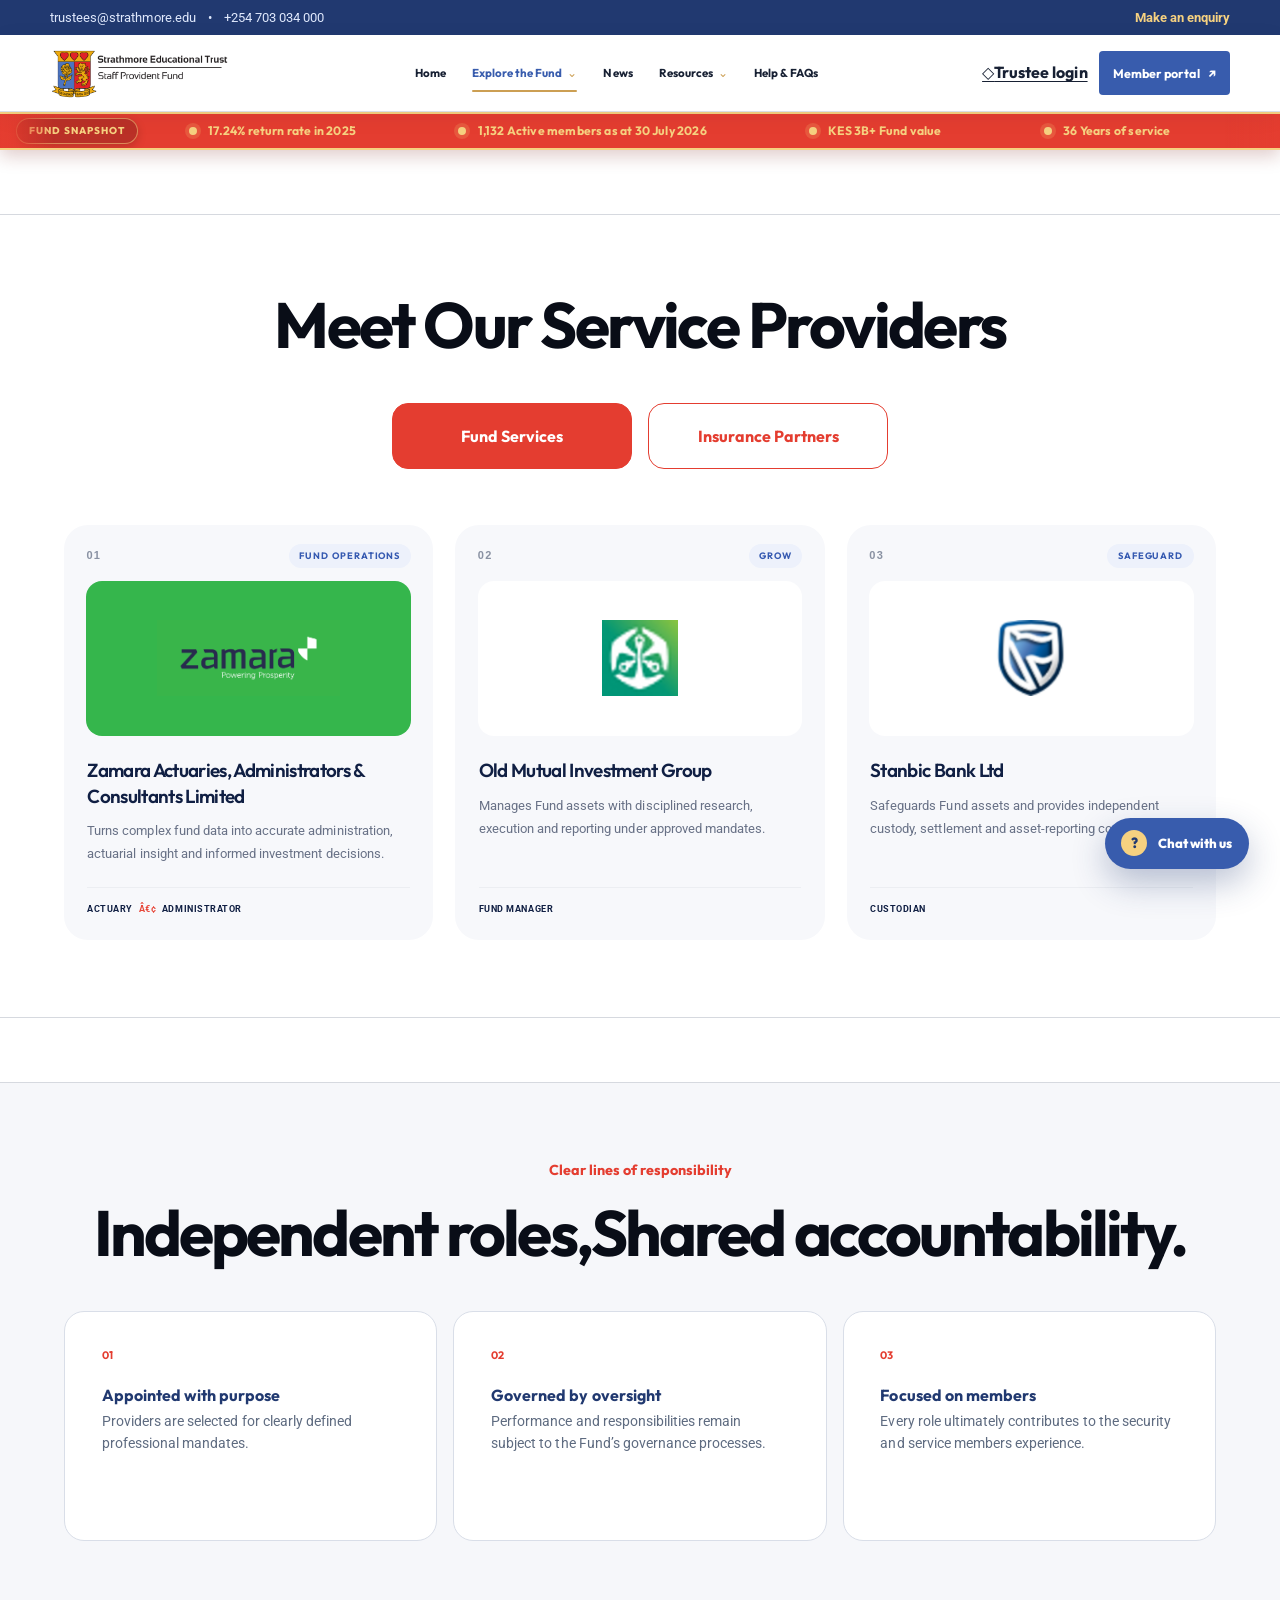
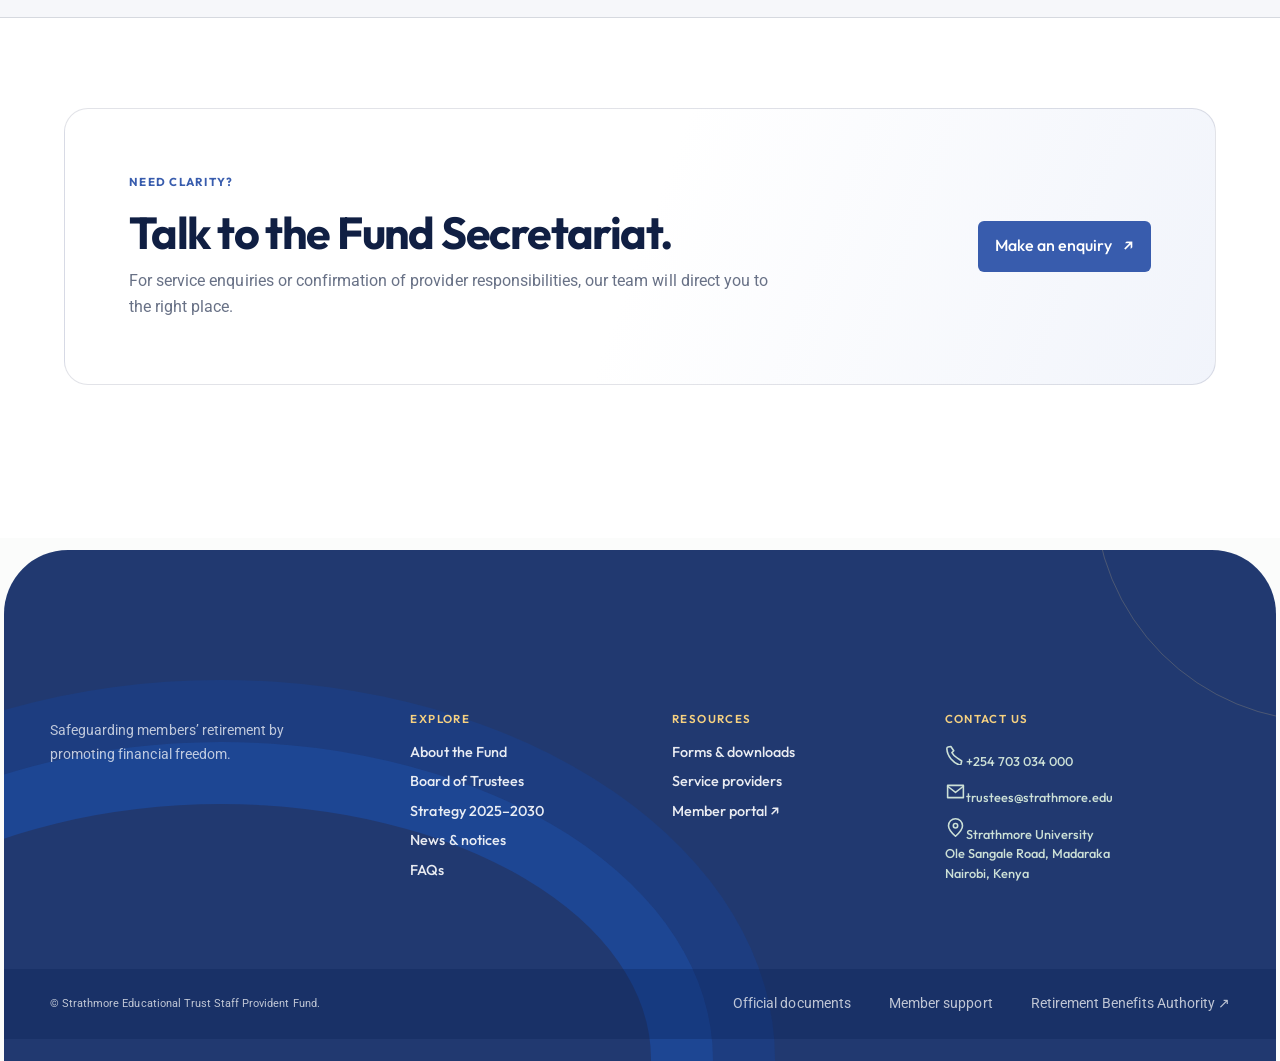
<file: service-providers.html>
<!doctype html>
<html lang="en">
<head>
  <meta charset="utf-8"><meta name="viewport" content="width=device-width, initial-scale=1"><meta name="description" content="SETSPF’s professional service-provider ecosystem supporting prudent investment, governance, compliance and service excellence.">
  <title>Service Providers | SET Staff Provident Fund</title>
  <link rel="preconnect" href="https://fonts.googleapis.com"><link rel="preconnect" href="https://fonts.gstatic.com" crossorigin><link href="https://fonts.googleapis.com/css2?family=Outfit:wght@400;500;600;700;800&amp;family=Roboto:wght@400;500;700&amp;display=swap" rel="stylesheet">
  <link rel="preload" as="image" href="assets/images/fund-logo-source.png">
  <link rel="stylesheet" href="css/base.css"><link rel="stylesheet" href="css/layout.css"><link rel="stylesheet" href="css/components.css"><link rel="stylesheet" href="css/enhancements.css"><link rel="stylesheet" href="css/governance-pages.css"><link rel="stylesheet" href="css/refinement.css"><link rel="stylesheet" href="css/redesign.css"><link rel="stylesheet" href="css/chatbot.css">
  <link rel="stylesheet" href="css/navigation.css"><link rel="stylesheet" href="css/layout.css"><link rel="stylesheet" href="css/components.css"><link rel="stylesheet" href="css/enhancements.css"><link rel="stylesheet" href="css/governance-pages.css"><link rel="stylesheet" href="css/refinement.css"><link rel="stylesheet" href="css/chatbot.css">
  <link rel="stylesheet" href="css/font-refinement.css">
  <link rel="stylesheet" href="css/service-providers-page.css">
  <link rel="stylesheet" href="css/providers-trustee-layout.css">
</head>
<body class="providers-page">
  <a class="skip-link" href="#main-content">Skip to content</a>
  <div class="utility-bar"><div class="container utility-bar__content"><a href="mailto:trustees@strathmore.edu">trustees@strathmore.edu</a><span aria-hidden="true">•</span><a href="tel:+254703034000">+254 703 034 000</a><a class="utility-bar__link" href="index.html#contact">Make an enquiry</a></div></div>
  <header class="site-header" id="siteHeader"><div class="container nav-wrap"><a class="brand" href="index.html#home" aria-label="Strathmore Educational Trust Staff Provident Fund home"><img class="brand__logo" src="assets/images/fund-logo-source.png" width="65" height="55" alt="Strathmore Educational Trust Staff Provident Fund"></a><nav class="main-nav" id="mainNav" aria-label="Main navigation"><details class="nav-dropdown" open><summary>About <span aria-hidden="true">⌄</span></summary><div class="nav-dropdown__menu"><a href="index.html#about">About the Fund</a><a href="index.html#governance">Governance</a><a href="trustees.html">Trustees</a><a href="service-providers.html" aria-current="page">Service providers</a><a href="strategy-2025-2030.html">Strategy 2025–2030</a></div></details><a href="index.html#services">Member support</a><a href="index.html#dashboard">Performance</a><a href="index.html#news">News</a><a href="downloads.html">Downloads Centre</a><a href="index.html#contact">Contact</a></nav><div class="nav-actions"><a class="button button--primary portal-button" href="index.html#portal">Member portal <span aria-hidden="true">↗</span></a><button class="menu-button" id="menuButton" type="button" aria-expanded="false" aria-controls="mainNav"><span></span><span></span><span></span><span class="visually-hidden">Open menu</span></button></div></div></header>
  <main id="main-content">
    <section class="subpage-hero providers-hero">
      <div class="container providers-hero__grid">
        <div class="providers-hero__copy">
          <p class="overline">Fund governance</p>
          <h1>Service providers</h1>
          <p>Every member outcome is supported by an accountable network of experts—from administration and investment to custody and insurance.</p>
        </div>
      </div>
    </section>

    <section class="providers-network" id="provider-network">
      <div class="container providers-network__intro">
        <div><p class="overline overline--blue">The provider network</p><h2>Expertise at every link in the chain.</h2></div>
        <p>Each organisation has a distinct mandate. Together, they create the checks, balances and specialist capability that help the Fund serve members responsibly.</p>
      </div>
      <div class="container provider-grid">
        <article class="provider-card provider-card--lead">
          <div class="provider-card__top"><span class="provider-card__number">01</span><span class="provider-card__role">Fund operations</span></div>
          <div class="provider-card__logo provider-card__logo--zamara"><img src="assets/images/providers/zamara.png" alt="Zamara logo"></div>
          <div class="provider-card__content"><h3>Zamara Actuaries, Administrators &amp; Consultants Limited</h3><p>Turns complex fund data into accurate administration, actuarial insight and informed investment decisions.</p><ul><li>Actuary</li><li>Administrator</li></ul></div>
        </article>
        <article class="provider-card">
          <div class="provider-card__top"><span class="provider-card__number">02</span><span class="provider-card__role">Grow</span></div>
          <div class="provider-card__logo"><img src="assets/images/providers/old-mutual.png" alt="Old Mutual logo"></div>
          <div class="provider-card__content"><h3>Old Mutual Investment Group</h3><p>Manages Fund assets with disciplined research, execution and reporting under approved mandates.</p><ul><li>Fund manager</li></ul></div>
        </article>
        <article class="provider-card">
          <div class="provider-card__top"><span class="provider-card__number">03</span><span class="provider-card__role">Safeguard</span></div>
          <div class="provider-card__logo"><img src="assets/images/providers/stanbic.png" alt="Stanbic Bank logo"></div>
          <div class="provider-card__content"><h3>Stanbic Bank Ltd</h3><p>Safeguards Fund assets and provides independent custody, settlement and asset-reporting controls.</p><ul><li>Custodian</li></ul></div>
        </article>
        <article class="provider-card provider-card--insurance">
          <div class="provider-card__top"><span class="provider-card__number">04</span><span class="provider-card__role">Protect</span></div>
          <div class="provider-card__logo"><img src="assets/images/providers/jubilee.png" alt="Jubilee Group logo"></div>
          <div class="provider-card__content"><h3>Jubilee Insurance Company Ltd</h3><p>Provides approved insurance cover that adds another layer of protection for Fund members.</p><ul><li>Insurer</li></ul></div>
        </article>
        <article class="provider-card provider-card--insurance provider-card--dark-logo">
          <div class="provider-card__top"><span class="provider-card__number">05</span><span class="provider-card__role">Protect</span></div>
          <div class="provider-card__logo"><img src="assets/images/providers/kenindia.webp" alt="Kenindia Assurance logo"></div>
          <div class="provider-card__content"><h3>Kenindia Assurance Company Limited</h3><p>Provides approved insurance services that strengthen the Fund’s member protection framework.</p><ul><li>Insurer</li></ul></div>
        </article>
      </div>
    </section>

    <section class="providers-assurance">
      <div class="container providers-assurance__grid">
        <div><p class="overline">Clear lines of responsibility</p><h2>Independent roles,<br>Shared accountability.</h2></div>
        <div class="providers-assurance__steps">
          <div><span>01</span><p><strong>Appointed with purpose</strong>Providers are selected for clearly defined professional mandates.</p></div>
          <div><span>02</span><p><strong>Governed by oversight</strong>Performance and responsibilities remain subject to the Fund’s governance processes.</p></div>
          <div><span>03</span><p><strong>Focused on members</strong>Every role ultimately contributes to the security and service members experience.</p></div>
        </div>
      </div>
    </section>

    <section class="providers-contact"><div class="container providers-contact__inner"><div><p class="overline overline--blue">Need clarity?</p><h2>Talk to the Fund Secretariat.</h2><p>For service enquiries or confirmation of provider responsibilities, our team will direct you to the right place.</p></div><a class="button button--primary" href="index.html#contact">Make an enquiry <span aria-hidden="true">↗</span></a></div></section>
  </main>
  <footer class="footer footer--home"><div class="shell footer-grid"><div class="footer-identity"><a class="footer-brand" href="index.html" aria-label="SETSPF home"><img src="assets/images/fund-logo-source.png" alt="SETSPF"><span>Strathmore Educational Trust<br>Staff Provident Fund</span></a><p>Safeguarding members’ retirement by promoting financial freedom.</p></div><nav aria-label="Explore SETSPF"><h3>Explore</h3><a href="index.html#about">About the Fund</a><a href="trustees.html">Board of Trustees</a><a href="strategy-2025-2030.html">Strategy 2025–2030</a><a href="index.html#news">News &amp; notices</a><a href="faqs.html">FAQs</a></nav><nav aria-label="Member resources"><h3>Resources</h3><a href="downloads.html">Forms &amp; downloads</a><a href="service-providers.html">Service providers</a><a href="https://selfservice.zamaragroup.com/" target="_blank" rel="noopener noreferrer">Member portal <span aria-hidden="true">↗</span></a></nav><div class="footer-contact"><h3>Contact Us</h3><a href="tel:+254703034000"><svg viewBox="0 0 24 24" aria-hidden="true"><path d="M6.7 2.8 10 7.7 7.9 9.8a15 15 0 0 0 6.3 6.3l4.9 3.3-.7 3.2c-.2.8-.9 1.4-1.8 1.4C9.5 21.4 2.6 14.5 2.1 5.3c0-.9.6-1.6 1.4-1.8l3.2-.7Z"/></svg><span>+254 703 034 000</span></a><a href="mailto:trustees@strathmore.edu"><svg viewBox="0 0 24 24" aria-hidden="true"><path d="M3 5h18v14H3z"/><path d="m3 6 9 7 9-7"/></svg><span>trustees@strathmore.edu</span></a><a href="https://maps.google.com/?q=Strathmore+University+Nairobi" target="_blank" rel="noopener"><svg viewBox="0 0 24 24" aria-hidden="true"><path d="M20 10c0 5-8 12-8 12S4 15 4 10a8 8 0 1 1 16 0Z"/><circle cx="12" cy="10" r="2.5"/></svg><span>Strathmore University<br>Ole Sangale Road, Madaraka<br>Nairobi, Kenya</span></a></div></div><div class="footer-bottom"><div class="shell footer-bottom__inner"><span>© <span id="year"></span> Strathmore Educational Trust Staff Provident Fund.</span><nav aria-label="Footer links"><a href="downloads.html">Official documents</a><a href="index.html#contact">Member support</a><a href="https://www.rba.go.ke/" target="_blank" rel="noopener">Retirement Benefits Authority <span aria-hidden="true">↗</span></a></nav></div></div></footer><script src="js/chatbot.js"></script><script src="js/subpage.js"></script>
  <script src="js/fund-ticker.js"></script>
  <script src="js/provider-tabs.js"></script>
</body>
</html>
</file>
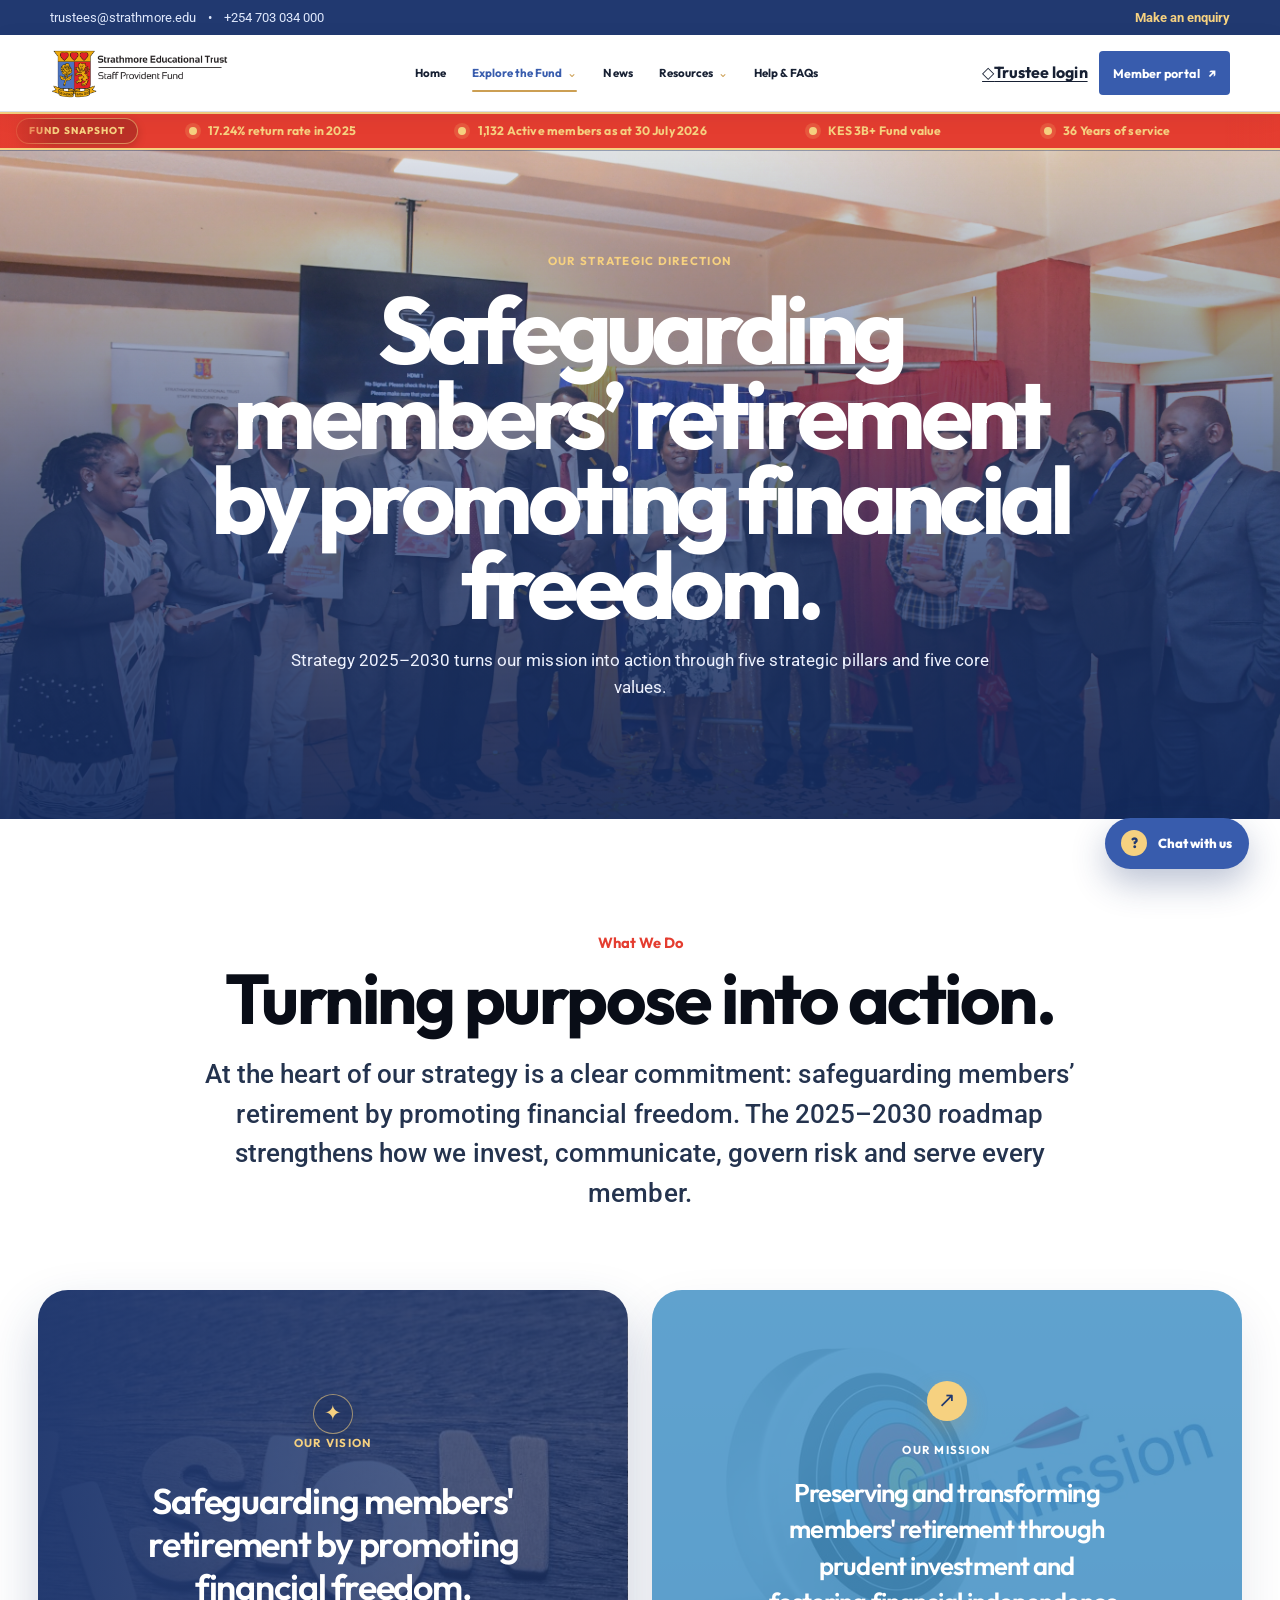
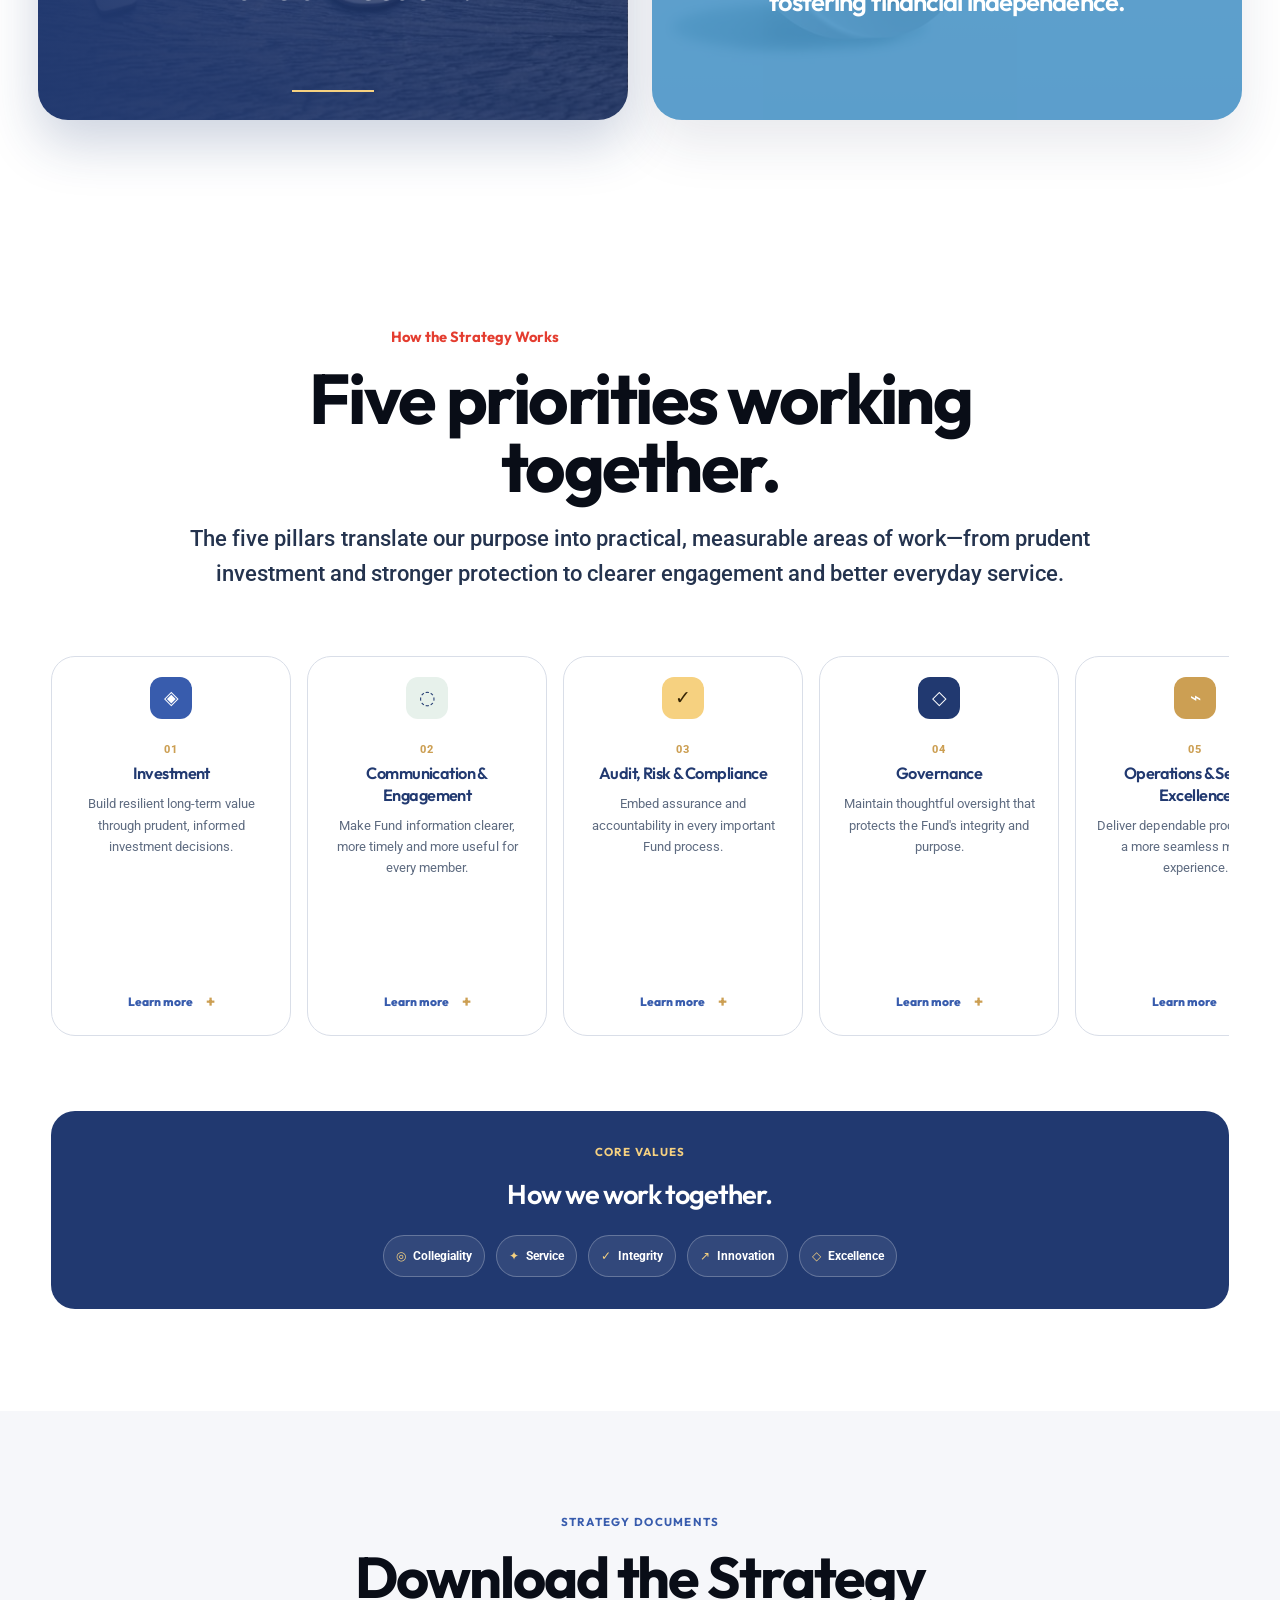
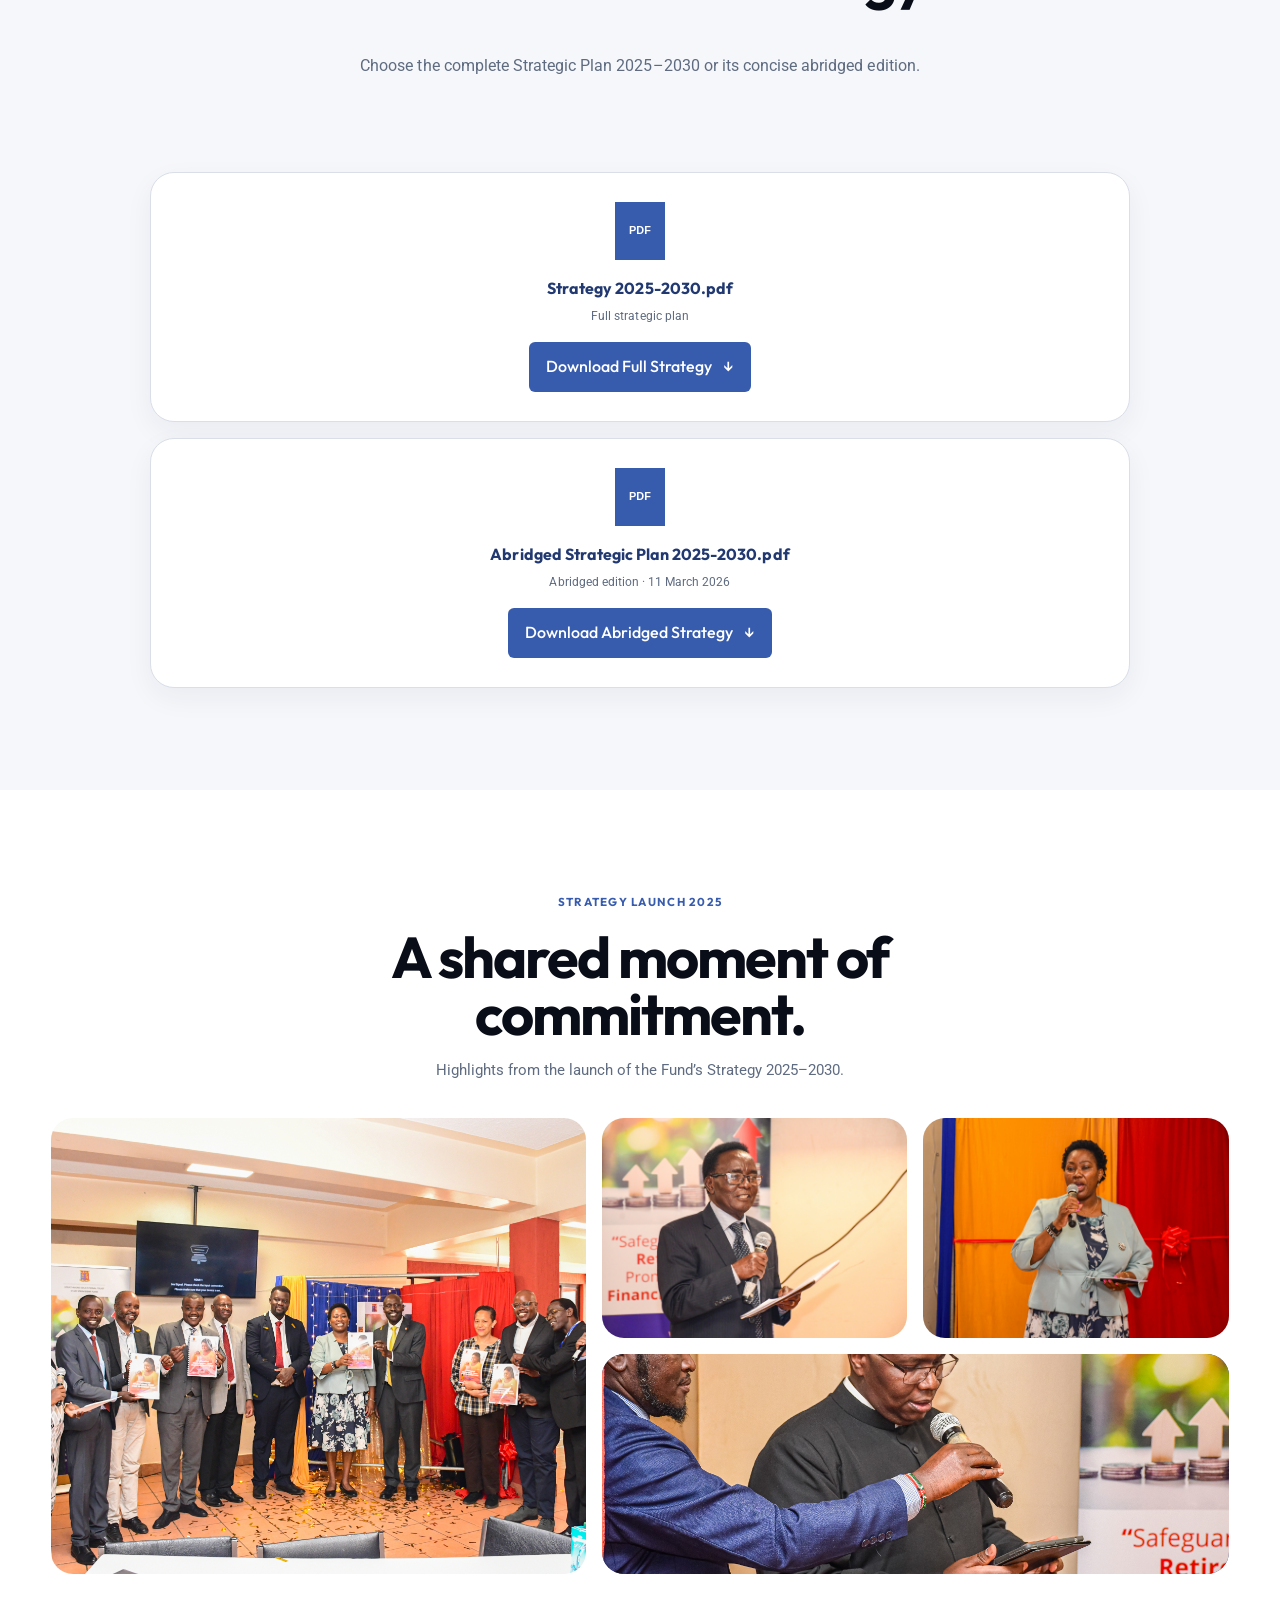
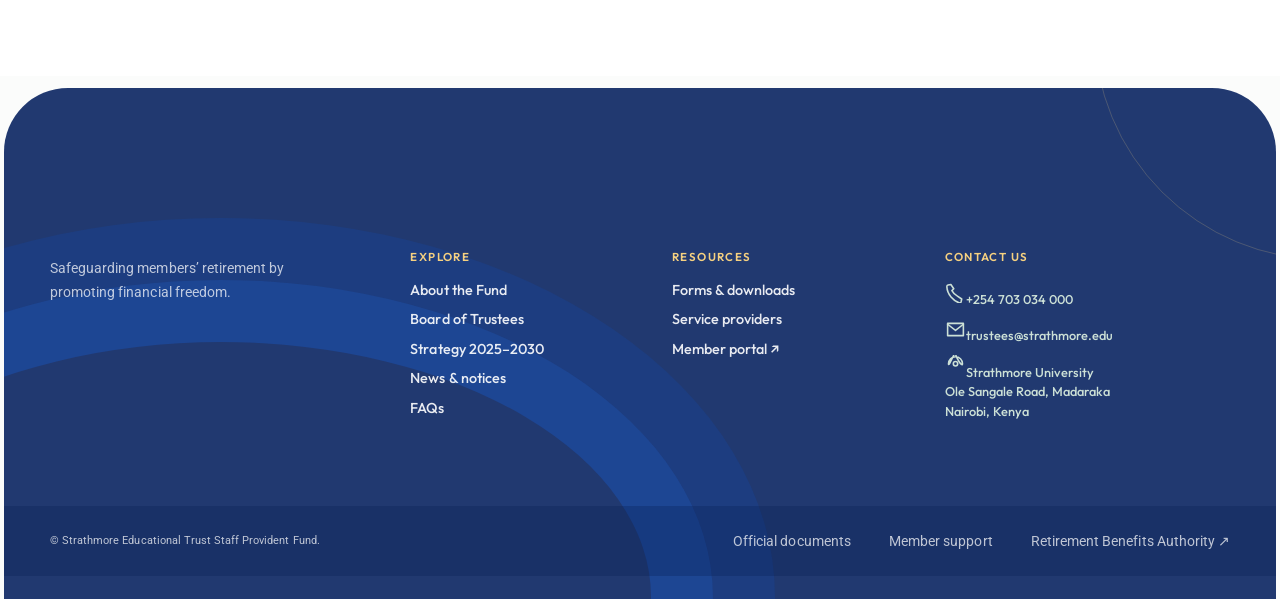
<file: strategy-2025-2030.html>
<!doctype html>
<html lang="en">
<head>
  <meta charset="utf-8"><meta name="viewport" content="width=device-width, initial-scale=1"><meta name="description" content="SETSPF Strategy 2025–2030: safeguarding members’ retirement by promoting financial freedom.">
  <title>Strategy 2025–2030 | SET Staff Provident Fund</title>
  <link rel="preconnect" href="https://fonts.googleapis.com"><link rel="preconnect" href="https://fonts.gstatic.com" crossorigin><link href="https://fonts.googleapis.com/css2?family=Outfit:wght@400;500;600;700;800&amp;family=Roboto:wght@400;500;700&amp;display=swap" rel="stylesheet">
  <link rel="stylesheet" href="css/base.css"><link rel="stylesheet" href="css/layout.css"><link rel="stylesheet" href="css/components.css"><link rel="stylesheet" href="css/enhancements.css"><link rel="stylesheet" href="css/governance-pages.css"><link rel="stylesheet" href="css/refinement.css"><link rel="stylesheet" href="css/redesign.css"><link rel="stylesheet" href="css/chatbot.css">
  <link rel="stylesheet" href="css/navigation.css"><link rel="stylesheet" href="css/layout.css"><link rel="stylesheet" href="css/components.css"><link rel="stylesheet" href="css/enhancements.css"><link rel="stylesheet" href="css/governance-pages.css"><link rel="stylesheet" href="css/refinement.css"><link rel="stylesheet" href="css/chatbot.css">
  <link rel="stylesheet" href="css/font-refinement.css">
  <link rel="stylesheet" href="css/strategy-scholarship-layout.css">
  <link rel="stylesheet" href="css/strategy-centered.css">
</head>
<body class="strategy-page">
  <a class="skip-link" href="#main-content">Skip to content</a>
  <div class="utility-bar"><div class="container utility-bar__content"><a href="mailto:trustees@strathmore.edu">trustees@strathmore.edu</a><span aria-hidden="true">•</span><a href="tel:+254703034000">+254 703 034 000</a><a class="utility-bar__link" href="index.html#contact">Make an enquiry</a></div></div>
  <header class="site-header" id="siteHeader"><div class="container nav-wrap"><a class="brand" href="index.html#home" aria-label="Strathmore Educational Trust Staff Provident Fund home"><img class="brand__logo" src="assets/images/fund-logo-source.png" alt="Strathmore Educational Trust Staff Provident Fund"></a><nav class="main-nav" id="mainNav" aria-label="Main navigation"><details class="nav-dropdown" open><summary>About <span aria-hidden="true">⌄</span></summary><div class="nav-dropdown__menu"><a href="index.html#about">About the Fund</a><a href="index.html#governance">Governance</a><a href="trustees.html">Trustees</a><a href="service-providers.html">Service providers</a><a href="strategy-2025-2030.html" aria-current="page">Strategy 2025–2030</a></div></details><a href="index.html#services">Member support</a><a href="index.html#dashboard">Performance</a><a href="index.html#news">News</a><a href="downloads.html">Downloads Centre</a><a href="index.html#contact">Contact</a></nav><div class="nav-actions"><a class="button button--primary portal-button" href="index.html#portal">Member portal <span aria-hidden="true">↗</span></a><button class="menu-button" id="menuButton" type="button" aria-expanded="false" aria-controls="mainNav"><span></span><span></span><span></span><span class="visually-hidden">Open menu</span></button></div></div></header>
  <main id="main-content">
    <section class="subpage-hero"><div class="container subpage-hero__grid"><div><p class="overline">Our strategic direction</p><h1>Safeguarding members’ retirement by promoting financial freedom.</h1><p>Strategy 2025–2030 turns our mission into action through five strategic pillars and five core values.</p></div><aside class="subpage-hero__stamp"><strong>2025<br>2030</strong><span>A five-year pathway for prudent investment, financial independence and service excellence.</span></aside></div></section>
    <section class="subpage-section strategy-glance" id="strategy-at-a-glance" aria-labelledby="glanceTitle">
      <div class="container strategy-glance__heading" data-page-reveal><p class="overline overline--blue">What We Do</p><h2 id="glanceTitle">Turning purpose into action.</h2><p>At the heart of our strategy is a clear commitment: safeguarding members’ retirement by promoting financial freedom. The 2025–2030 roadmap strengthens how we invest, communicate, govern risk and serve every member.</p></div>
      <div class="container strategy-purpose-grid">
        <article class="strategy-vision-card" data-page-reveal><span class="strategy-purpose-icon" aria-hidden="true">✦</span><p class="overline">Our vision</p><h3>Safeguarding members' retirement by promoting financial freedom.</h3><span class="strategy-purpose-line" aria-hidden="true"></span></article>
        <article class="strategy-mission-card" data-page-reveal><span class="strategy-purpose-icon" aria-hidden="true">↗</span><div><p class="overline overline--blue">Our mission</p><h3>Preserving and transforming members' retirement through prudent investment and fostering financial independence.</h3></div></article>
      </div>
    </section>
    <section class="subpage-section subpage-section--paper" id="strategy-pillars" aria-labelledby="pillarsTitle">
      <div class="container page-intro"><div><p class="overline overline--blue">How the Strategy Works</p><h2 id="pillarsTitle">Five priorities working together.</h2></div><p>The five pillars translate our purpose into practical, measurable areas of work—from prudent investment and stronger protection to clearer engagement and better everyday service.</p></div>
      <div class="container strategy-glance-pillars">
        <article class="strategy-glance-pillar" data-page-reveal><span class="pillar-icon" aria-hidden="true">◈</span><p class="pillar-number">01</p><h3>Investment</h3><p>Build resilient long-term value through prudent, informed investment decisions.</p><details><summary>Learn more <span aria-hidden="true">+</span></summary><p>Focus on disciplined oversight, appropriate diversification and clear performance reporting.</p></details></article>
        <article class="strategy-glance-pillar" data-page-reveal><span class="pillar-icon" aria-hidden="true">◌</span><p class="pillar-number">02</p><h3>Communication &amp; Engagement</h3><p>Make Fund information clearer, more timely and more useful for every member.</p><details><summary>Learn more <span aria-hidden="true">+</span></summary><p>Improve education, member touchpoints and accessible communication channels.</p></details></article>
        <article class="strategy-glance-pillar" data-page-reveal><span class="pillar-icon" aria-hidden="true">✓</span><p class="pillar-number">03</p><h3>Audit, Risk &amp; Compliance</h3><p>Embed assurance and accountability in every important Fund process.</p><details><summary>Learn more <span aria-hidden="true">+</span></summary><p>Strengthen risk awareness, compliance monitoring and independent assurance.</p></details></article>
        <article class="strategy-glance-pillar" data-page-reveal><span class="pillar-icon" aria-hidden="true">◇</span><p class="pillar-number">04</p><h3>Governance</h3><p>Maintain thoughtful oversight that protects the Fund's integrity and purpose.</p><details><summary>Learn more <span aria-hidden="true">+</span></summary><p>Support effective Board practice, timely information and clear decision rights.</p></details></article>
        <article class="strategy-glance-pillar" data-page-reveal><span class="pillar-icon" aria-hidden="true">⌁</span><p class="pillar-number">05</p><h3>Operations &amp; Service Excellence</h3><p>Deliver dependable processes and a more seamless member experience.</p><details><summary>Learn more <span aria-hidden="true">+</span></summary><p>Invest in operational capability, service quality and continuous improvement.</p></details></article>
      </div>
      <div class="container strategy-values" data-page-reveal><div><p class="overline overline--blue">Core values</p><h3>How we work together.</h3></div><ul aria-label="Fund core values"><li><span aria-hidden="true">◎</span>Collegiality</li><li><span aria-hidden="true">✦</span>Service</li><li><span aria-hidden="true">✓</span>Integrity</li><li><span aria-hidden="true">↗</span>Innovation</li><li><span aria-hidden="true">◇</span>Excellence</li></ul></div>
    </section>
    <section class="subpage-section strategy-download" aria-labelledby="downloadStrategyTitle"><div class="container strategy-download__grid" data-page-reveal><div><p class="overline overline--blue">Strategy documents</p><h2 id="downloadStrategyTitle">Download the Strategy</h2><p>Choose the complete Strategic Plan 2025–2030 or its concise abridged edition.</p></div><div class="strategy-download-list"><a class="strategy-download-card" href="assets/documents/strategy%202025-2030.pdf" download aria-label="Download full Strategy 2025-2030 PDF"><span class="strategy-download-card__icon" aria-hidden="true">PDF</span><span><strong>Strategy 2025-2030.pdf</strong><small>Full strategic plan</small></span><span class="button button--primary">Download Full Strategy <span aria-hidden="true">↓</span></span></a><a class="strategy-download-card" href="assets/documents/abridged-strategic-plan-2025-2030.pdf" download aria-label="Download abridged Strategy 2025-2030 PDF"><span class="strategy-download-card__icon" aria-hidden="true">PDF</span><span><strong>Abridged Strategic Plan 2025-2030.pdf</strong><small>Abridged edition · 11 March 2026</small></span><span class="button button--primary">Download Abridged Strategy <span aria-hidden="true">↓</span></span></a></div></div></section>
  </main>
    <section class="strategy-launch-gallery" aria-labelledby="launchGalleryTitle"><div class="container"><div class="strategy-launch-gallery__head"><div><p class="overline overline--blue">Strategy launch 2025</p><h2 id="launchGalleryTitle">A shared moment of commitment.</h2></div><p>Highlights from the launch of the Fund’s Strategy 2025–2030.</p></div><div class="strategy-launch-gallery__grid"><figure class="strategy-launch-gallery__feature"><img src="assets/images/strategy-launch-group.jpg" alt="Members and partners holding the Strategy 2025–2030 document at the launch"></figure><figure><img src="assets/images/strategy-launch-speaker-one.jpg" alt="A speaker addressing guests at the strategy launch"></figure><figure><img src="assets/images/strategy-launch-speaker-two.jpg" alt="A speaker addressing the audience during the ceremony"></figure><figure class="strategy-launch-gallery__wide"><img src="assets/images/strategy-launch-blessing.jpg" alt="A speaker taking part in the Strategy 2025–2030 launch ceremony"></figure></div></div></section>
  <footer class="footer footer--home"><div class="shell footer-grid"><div class="footer-identity"><a class="footer-brand" href="index.html" aria-label="SETSPF home"><img src="assets/images/fund-logo-source.png" alt="SETSPF"><span>Strathmore Educational Trust<br>Staff Provident Fund</span></a><p>Safeguarding members’ retirement by promoting financial freedom.</p></div><nav aria-label="Explore SETSPF"><h3>Explore</h3><a href="index.html#about">About the Fund</a><a href="trustees.html">Board of Trustees</a><a href="strategy-2025-2030.html">Strategy 2025–2030</a><a href="index.html#news">News &amp; notices</a><a href="faqs.html">FAQs</a></nav><nav aria-label="Member resources"><h3>Resources</h3><a href="downloads.html">Forms &amp; downloads</a><a href="service-providers.html">Service providers</a><a href="https://selfservice.zamaragroup.com/" target="_blank" rel="noopener noreferrer">Member portal <span aria-hidden="true">↗</span></a></nav><div class="footer-contact"><h3>Contact Us</h3><a href="tel:+254703034000"><svg viewBox="0 0 24 24" aria-hidden="true"><path d="M6.7 2.8 10 7.7 7.9 9.8a15 15 0 0 0 6.3 6.3l4.9 3.3-.7 3.2c-.2.8-.9 1.4-1.8 1.4C9.5 21.4 2.6 14.5 2.1 5.3c0-.9.6-1.6 1.4-1.8l3.2-.7Z"/></svg><span>+254 703 034 000</span></a><a href="mailto:trustees@strathmore.edu"><svg viewBox="0 0 24 24" aria-hidden="true"><path d="M3 5h18v14H3z"/><path d="m3 6 9 7 9-7"/></svg><span>trustees@strathmore.edu</span></a><a href="https://maps.google.com/?q=Strathmore+University+Nairobi" target="_blank" rel="noopener"><svg viewBox="0 0 24 24" aria-hidden="true"><path d="M20 10c0 5-8-8-8-12S4 15 4 10a8 8 0 1 1 16 0Z"/><circle cx="12" cy="10" r="2.5"/></svg><span>Strathmore University<br>Ole Sangale Road, Madaraka<br>Nairobi, Kenya</span></a></div></div><div class="footer-bottom"><div class="shell footer-bottom__inner"><span>© <span id="year"></span> Strathmore Educational Trust Staff Provident Fund.</span><nav aria-label="Footer links"><a href="downloads.html">Official documents</a><a href="index.html#contact">Member support</a><a href="https://www.rba.go.ke/" target="_blank" rel="noopener">Retirement Benefits Authority <span aria-hidden="true">↗</span></a></nav></div></div></footer><script src="js/chatbot.js"></script><script src="js/subpage.js"></script>
  <script src="js/fund-ticker.js"></script>
  <script src="js/strategy-scholarship.js"></script>
</body>
</html>
</file>
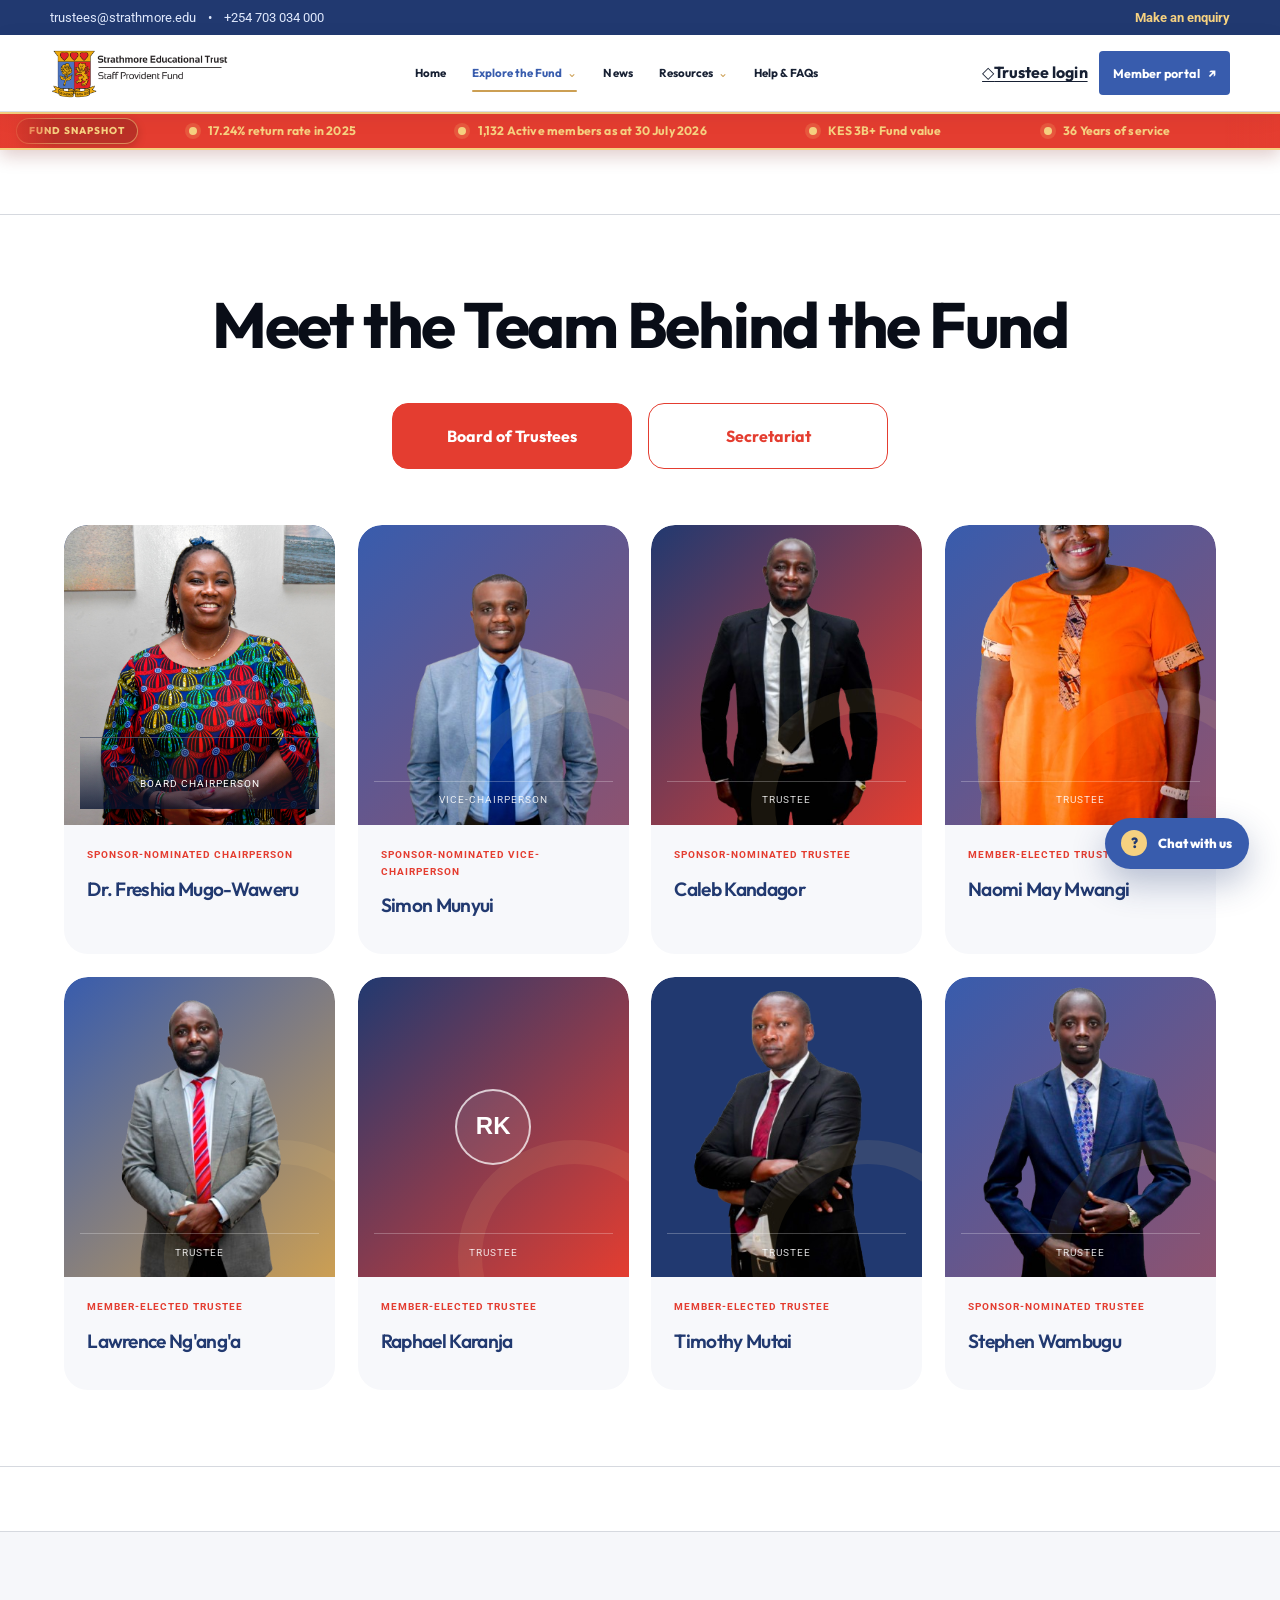
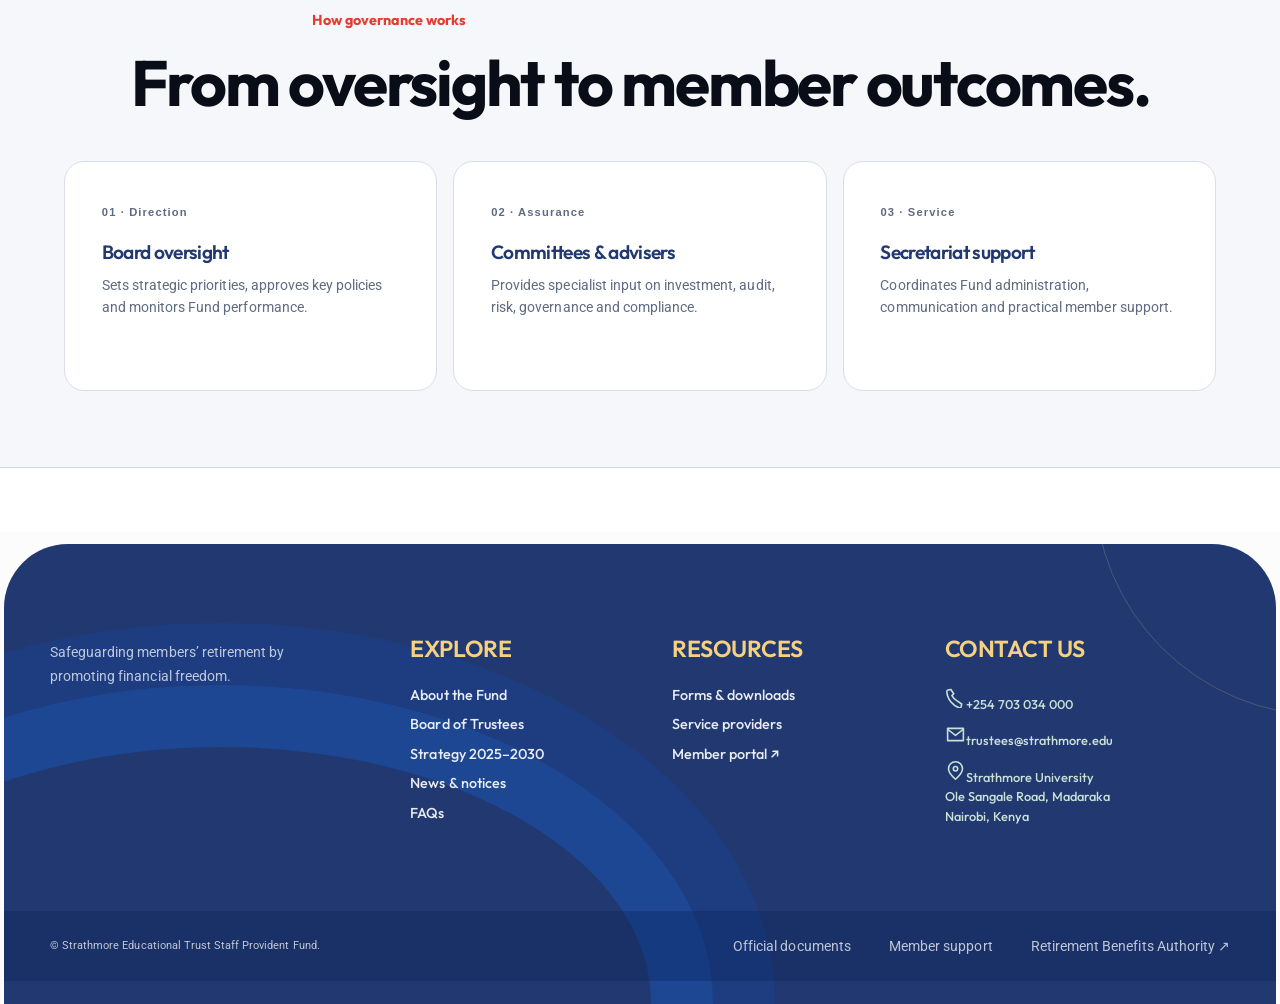
<file: trustees.html>
<!doctype html>
<html lang="en">
<head>
  <meta charset="utf-8">
  <meta name="viewport" content="width=device-width, initial-scale=1">
  <meta name="description" content="Meet the SETSPF Board of Trustees responsible for strategic governance and safeguarding members’ retirement.">
  <title>Trustees | SET Staff Provident Fund</title>
  <link rel="preconnect" href="https://fonts.googleapis.com">
  <link rel="preconnect" href="https://fonts.gstatic.com" crossorigin>
  <link href="https://fonts.googleapis.com/css2?family=Outfit:wght@400;500;600;700;800&amp;family=Roboto:wght@400;500;700&amp;display=swap" rel="stylesheet">
  <link rel="preload" as="image" href="assets/images/fund-logo-source.png">
  <link rel="stylesheet" href="css/base.css">
  <link rel="stylesheet" href="css/navigation.css">
  <link rel="stylesheet" href="css/layout.css">
  <link rel="stylesheet" href="css/redesign.css">
  <link rel="stylesheet" href="css/components.css">
  <link rel="stylesheet" href="css/enhancements.css">
  <link rel="stylesheet" href="css/governance-pages.css">
  <link rel="stylesheet" href="css/refinement.css">
  <link rel="stylesheet" href="css/chatbot.css">
  <link rel="stylesheet" href="css/font-refinement.css">
  <link rel="stylesheet" href="css/trustees-foundation.css">
</head>
<body class="trustees-page">
  <a class="skip-link" href="#main-content">Skip to content</a>
  <div class="utility-bar"><div class="container utility-bar__content"><a href="mailto:trustees@strathmore.edu">trustees@strathmore.edu</a><span aria-hidden="true">•</span><a href="tel:+254703034000">+254 703 034 000</a><a class="utility-bar__link" href="index.html#contact">Make an enquiry</a></div></div>
  <header class="site-header" id="siteHeader"><div class="container nav-wrap">
    <a class="brand" href="index.html#home" aria-label="Strathmore Educational Trust Staff Provident Fund home"><img class="brand__logo" src="assets/images/fund-logo-source.png" width="65" height="55" alt="Strathmore Educational Trust Staff Provident Fund"></a>
    <nav class="main-nav" id="mainNav" aria-label="Main navigation"><details class="nav-dropdown" open><summary>About <span aria-hidden="true">⌄</span></summary><div class="nav-dropdown__menu"><a href="index.html#about">About the Fund</a><a href="index.html#governance">Governance</a><a href="trustees.html" aria-current="page">Trustees</a><a href="service-providers.html">Service providers</a><a href="strategy-2025-2030.html">Strategy 2025–2030</a></div></details><a href="index.html#services">Member support</a><a href="index.html#dashboard">Performance</a><a href="index.html#news">News</a><a href="downloads.html">Downloads Centre</a><a href="index.html#contact">Contact</a></nav>
    <div class="nav-actions"><a class="button button--primary portal-button" href="index.html#portal">Member portal <span aria-hidden="true">↗</span></a><button class="menu-button" id="menuButton" type="button" aria-expanded="false" aria-controls="mainNav"><span></span><span></span><span></span><span class="visually-hidden">Open menu</span></button></div>
  </div></header>
  <main id="main-content">
    <section class="subpage-hero"><div class="container subpage-hero__grid"><div><p class="overline">Governance</p><h1>Stewardship that safeguards members’ retirement.</h1><p>The Board provides strategic oversight and accountability, guided by collegiality, service, integrity, innovation and excellence.</p></div><aside class="subpage-hero__stamp"><strong>10</strong><span>Trustees and Secretariat representatives fostering financial independence through responsible governance.</span></aside></div></section>
    <section class="subpage-section team-section"><div class="container page-intro"><div><h2>Responsible oversight, clearly represented.</h2></div><p>Meet the trustees and Fund representatives named in the most recent Fund newsletter. Individual biographies and photographs can be added when available.</p></div><div class="container trustee-grid">
      <article class="trustee-card"><div class="trustee-photo trustee-photo--portrait"><img src="assets/images/WEBSITE%20PICTURES/Dr.%20Freshia.jpg" alt="Dr. Freshia Mugo-Waweru, Chairperson of the SETSPF Board of Trustees"><small>Board Chairperson</small></div><div class="trustee-card__content"><p class="trustee-card__role">Sponsor-nominated Chairperson</p><h3>Dr. Freshia Mugo-Waweru</h3><p>Provides Board leadership, strategic direction and collective accountability to members.</p><a class="profile-contact" href="index.html#contact">Contact the Secretariat →</a></div></article>
      <article class="trustee-card"><div class="trustee-photo"><img src="assets/images/WEBSITE%20PICTURES/Mr.%20Munyui.png" alt="Simon Munyui, Vice-chairperson of the SETSPF Board of Trustees"><small>Vice-chairperson</small></div><div class="trustee-card__content"><p class="trustee-card__role">Sponsor-nominated Vice-chairperson</p><h3>Simon Munyui</h3><p>Supports effective Board leadership and responsible decision-making for the Fund.</p><a class="profile-contact" href="index.html#contact">Contact the Secretariat →</a></div></article>
      <article class="trustee-card"><div class="trustee-photo"><img src="assets/images/WEBSITE%20PICTURES/Mr.%20Caleb.png" alt="Caleb Kandagor, Trustee of the SETSPF Board"><small>Trustee</small></div><div class="trustee-card__content"><p class="trustee-card__role">Sponsor-nominated Trustee</p><h3>Caleb Kandagor</h3><p>Contributes to accountable governance and the Fund's strategic oversight.</p><a class="profile-contact" href="index.html#contact">Contact the Secretariat →</a></div></article>
      <article class="trustee-card"><div class="trustee-photo"><img src="assets/images/WEBSITE%20PICTURES/Ms.%20Naomi-May.png" alt="Naomi May Mwangi, Trustee of the SETSPF Board"><small>Trustee</small></div><div class="trustee-card__content"><p class="trustee-card__role">Member-elected Trustee</p><h3>Naomi May Mwangi</h3><p>Brings a member perspective to the Board's oversight and decisions.</p><a class="profile-contact" href="index.html#contact">Contact the Secretariat →</a></div></article>
      <article class="trustee-card"><div class="trustee-photo"><img src="assets/images/WEBSITE%20PICTURES/Mr.%20Lawrence.png" alt="Lawrence Ng'ang'a, Trustee of the SETSPF Board"><small>Trustee</small></div><div class="trustee-card__content"><p class="trustee-card__role">Member-elected Trustee</p><h3>Lawrence Ng'ang'a</h3><p>Represents members in governance, communication and service discussions.</p><a class="profile-contact" href="index.html#contact">Contact the Secretariat →</a></div></article>
      <article class="trustee-card"><div class="trustee-photo" role="img" aria-label="Initials for Raphael Karanja"><span>RK</span><small>Trustee</small></div><div class="trustee-card__content"><p class="trustee-card__role">Member-elected Trustee</p><h3>Raphael Karanja</h3><p>Supports thoughtful oversight that keeps members' long-term interests in view.</p><a class="profile-contact" href="index.html#contact">Contact the Secretariat →</a></div></article>
      <article class="trustee-card"><div class="trustee-photo"><img src="assets/images/WEBSITE%20PICTURES/Mr.%20Timothy.png" alt="Timothy Mutai, Trustee of the SETSPF Board"><small>Trustee</small></div><div class="trustee-card__content"><p class="trustee-card__role">Member-elected Trustee</p><h3>Timothy Mutai</h3><p>Contributes member insight and accountability to Board deliberations.</p><a class="profile-contact" href="index.html#contact">Contact the Secretariat →</a></div></article>
      <article class="trustee-card"><div class="trustee-photo"><img src="assets/images/WEBSITE%20PICTURES/Mr.%20Stephen.png" alt="Stephen Wambugu, Trustee of the SETSPF Board"><small>Trustee</small></div><div class="trustee-card__content"><p class="trustee-card__role">Sponsor-nominated Trustee</p><h3>Stephen Wambugu</h3><p>Supports sound administration and the Fund's governance responsibilities.</p><a class="profile-contact" href="index.html#contact">Contact the Secretariat →</a></div></article>
      <article class="trustee-card"><div class="trustee-photo" role="img" aria-label="Initials for Mercy Wangari Muchugu"><span>MW</span><small>Secretariat</small></div><div class="trustee-card__content"><p class="trustee-card__role">Provident Manager</p><h3>Mercy Wangari Muchugu</h3><p>Connects members with Fund information, support and engagement opportunities.</p><a class="profile-contact" href="index.html#contact">Contact the Secretariat →</a></div></article>
    </div></section>
    <section class="subpage-section subpage-section--paper"><div class="container page-intro"><div><p class="overline overline--blue">How governance works</p><h2>From oversight to member outcomes.</h2></div><p>The governance model brings Board oversight, professional advice and day-to-day administration together around members' long-term interests.</p></div><div class="container governance-journey"><article class="journey-card"><span>01 · Direction</span><h3>Board oversight</h3><p>Sets strategic priorities, approves key policies and monitors Fund performance.</p></article><article class="journey-card"><span>02 · Assurance</span><h3>Committees & advisers</h3><p>Provides specialist input on investment, audit, risk, governance and compliance.</p></article><article class="journey-card"><span>03 · Service</span><h3>Secretariat support</h3><p>Coordinates Fund administration, communication and practical member support.</p></article></div></section>
  </main>
  <footer class="footer footer--home"><div class="shell footer-grid"><div class="footer-identity"><a class="footer-brand" href="index.html" aria-label="SETSPF home"><img src="assets/images/fund-logo-source.png" alt="SETSPF"><span>Strathmore Educational Trust<br>Staff Provident Fund</span></a><p>Safeguarding members’ retirement by promoting financial freedom.</p></div><nav aria-label="Explore SETSPF"><h3>Explore</h3><a href="index.html#about">About the Fund</a><a href="trustees.html">Board of Trustees</a><a href="strategy-2025-2030.html">Strategy 2025–2030</a><a href="index.html#news">News &amp; notices</a><a href="faqs.html">FAQs</a></nav><nav aria-label="Member resources"><h3>Resources</h3><a href="downloads.html">Forms &amp; downloads</a><a href="service-providers.html">Service providers</a><a href="https://selfservice.zamaragroup.com/" target="_blank" rel="noopener noreferrer">Member portal <span aria-hidden="true">↗</span></a></nav><div class="footer-contact"><h3>Contact Us</h3><a href="tel:+254703034000"><svg viewBox="0 0 24 24" aria-hidden="true"><path d="M6.7 2.8 10 7.7 7.9 9.8a15 15 0 0 0 6.3 6.3l4.9 3.3-.7 3.2c-.2.8-.9 1.4-1.8 1.4C9.5 21.4 2.6 14.5 2.1 5.3c0-.9.6-1.6 1.4-1.8l3.2-.7Z"/></svg><span>+254 703 034 000</span></a><a href="mailto:trustees@strathmore.edu"><svg viewBox="0 0 24 24" aria-hidden="true"><path d="M3 5h18v14H3z"/><path d="m3 6 9 7 9-7"/></svg><span>trustees@strathmore.edu</span></a><a href="https://maps.google.com/?q=Strathmore+University+Nairobi" target="_blank" rel="noopener"><svg viewBox="0 0 24 24" aria-hidden="true"><path d="M20 10c0 5-8 12-8 12S4 15 4 10a8 8 0 1 1 16 0Z"/><circle cx="12" cy="10" r="2.5"/></svg><span>Strathmore University<br>Ole Sangale Road, Madaraka<br>Nairobi, Kenya</span></a></div></div><div class="footer-bottom"><div class="shell footer-bottom__inner"><span>© <span id="year"></span> Strathmore Educational Trust Staff Provident Fund.</span><nav aria-label="Footer links"><a href="downloads.html">Official documents</a><a href="index.html#contact">Member support</a><a href="https://www.rba.go.ke/" target="_blank" rel="noopener">Retirement Benefits Authority <span aria-hidden="true">↗</span></a></nav></div></div></footer>
  <script src="js/chatbot.js"></script>
  <script src="js/subpage.js"></script>
  <script src="js/fund-ticker.js"></script>
  <script src="js/trustees-team.js"></script>
</body>
</html>
</file>
<file: css/base.css>
/* Foundation: design tokens, reset and shared typography. */
:root {
  --blue: #385cad;
  --blue-deep: #213970;
  --red: #e43d30;
  --gold: #cc9f53;
  --gold-light: #f6d180;
  --ink: #172033;
  --muted: #5e6b80;
  --paper: #f6f7fa;
  --line: #d9dee8;
  --white: #fff;
  --shadow: 0 18px 45px rgba(25, 44, 83, .1);
  --radius: 8px;
  --font-display: "Outfit", sans-serif;
  --font-body: "Roboto", Arial, sans-serif;
}
* {
  box-sizing: border-box;
}
html {
  scroll-behavior: smooth;
  scroll-padding-top: 88px;
}
body {
  margin: 0;
  min-width: 320px;
  overflow-x: hidden;
  color: var(--ink);
  background: var(--white);
  font: 400 16px/1.65 var(--font-body);
}
body:has(dialog[open]) {
  overflow: hidden;
}
h1, h2, h3, p {
  margin-top: 0;
}
h1, h2, h3, h4, h5, h6, .overline, .eyebrow {
  font-family: var(--font-display);
  letter-spacing: -.025em;
}
h1 {
  font-size: clamp(2.5rem, 5vw, 3rem);
  font-weight: 700;
  line-height: 1.12;
}
h2 {
  color: var(--blue-deep);
  font-size: clamp(2rem, 3.8vw, 2.25rem);
  font-weight: 700;
  line-height: 1.2;
}
h3 {
  margin-bottom: .55rem;
  font-size: clamp(1.35rem, 2.6vw, 1.75rem);
  font-weight: 600;
  line-height: 1.3;
}
h4 {
  font-size: 1.375rem;
  font-weight: 600;
  line-height: 1.35;
}
h5, h6 {
  font-size: 1rem;
  font-weight: 600;
  line-height: 1.4;
}
a {
  color: inherit;
  text-decoration-thickness: 1px;
  text-underline-offset: 3px;
}
button, input, select, textarea {
  font-family: var(--font-body);
}
/* Strathmore Foundation-aligned typography. Important declarations ensure
legacy component styles cannot restore the previous typefaces. */
body {
  font-family: var(--font-body) !important;
}
p, li, input, select, textarea {
  font-family: var(--font-body) !important;
}
h1, h2, h3, h4, h5, h6,
button, summary, dt, dd, strong, b,
.kicker, .overline, .eyebrow, .button, .text-link,
.brand, .footer-brand, .footer__brand {
  font-family: var(--font-display) !important;
}
button {
  cursor: pointer;
}
.navigation > .nav-dropdown:nth-of-type(2) {
  display: none;
}
img {
  display: block;
  max-width: 100%;
}
:focus-visible {
  outline: 3px solid var(--gold);
  outline-offset: 3px;
}
::selection {
  color: var(--blue-deep);
  background: var(--gold-light);
}
.container {
  width: min(1180px, calc(100% - clamp(32px, 5vw, 64px)));
  margin-inline: auto;
}
.visually-hidden {
  position: absolute;
  width: 1px;
  height: 1px;
  padding: 0;
  margin: -1px;
  overflow: hidden;
  clip: rect(0,0,0,0);
  white-space: nowrap;
  border: 0;
}
.skip-link {
  position: fixed;
  z-index: 20;
  top: 8px;
  left: 8px;
  padding: .65rem .85rem;
  color: var(--white);
  background: var(--blue-deep);
  transform: translateY(-160%);
  transition: transform .2s ease;
}
.skip-link:focus {
  transform: translateY(0);
}
.overline {
  margin-bottom: 1rem;
  color: rgba(255,255,255,.78);
  font-size: .72rem;
  font-weight: 700;
  letter-spacing: .14em;
  text-transform: uppercase;
}
.overline--blue {
  color: var(--blue);
}
.overline--gold {
  color: var(--gold);
}
.lead {
  font-size: 1.18rem;
  line-height: 1.65;
}
@media (prefers-reduced-motion: reduce) {
  *, *::before, *::after {
    scroll-behavior: auto !important;
    animation-duration: .01ms !important;
    transition-duration: .01ms !important;
  }
}
/* Shared Fund performance ticker. */
.fund-ticker {
  border-top-color:#f6d180!important;
  border-bottom-color:#f6d180!important;
  color:#f6d180!important;
  background:#e43d30!important;
  box-shadow:0 6px 18px rgba(115,25,20,.22)!important;
}
.fund-ticker::before {
  background:linear-gradient(90deg,#e43d30,transparent)!important;
}
.fund-ticker::after {
  background:linear-gradient(270deg,#e43d30,transparent)!important;
}
.fund-ticker__label {
  color:#f6d180!important;
  background:rgba(91,20,20,.3)!important;
  border:1px solid rgba(246,209,128,.55);
}
.fund-ticker__item {
  color:#f6d180!important;
  text-shadow:none!important;
}
.fund-ticker__item i {
  border-color:#f6d180!important;
  background:#f6d180!important;
  box-shadow:0 0 0 4px rgba(246,209,128,.18)!important;
}
.fund-ticker {
  position:relative;
  overflow:hidden;
  border-top:2px solid #f6d180;
  border-bottom:2px solid #f6d180;
  color:#fff;
  background:linear-gradient(100deg,#152957 0%,#213970 45%,#385cad 100%);
  box-shadow:0 6px 18px rgba(20,36,76,.2);
}
.fund-ticker::before,.fund-ticker::after {
  position:absolute;
  z-index:2;
  top:0;
  bottom:0;
  width:55px;
  content:"";
  pointer-events:none;
}
.fund-ticker::before {
  left:0;
  background:linear-gradient(90deg,#152957,transparent);
}
.fund-ticker::after {
  right:0;
  background:linear-gradient(270deg,#385cad,transparent);
}
.fund-ticker__track {
  display:flex;
  width:max-content;
  will-change:transform;
  animation:fund-ticker-scroll 34s linear infinite;
}
.fund-ticker__set {
  display:flex;
  flex:none;
  align-items:center;
  min-width:100vw;
}
.fund-ticker__label {
  flex:none;
  margin-left:1rem;
  padding:.35rem .75rem;
  border-radius:999px;
  color:#213970;
  background:#f6d180;
  font:800 .62rem var(--font-display);
  letter-spacing:.1em;
  text-transform:uppercase;
  box-shadow:0 3px 10px rgba(0,0,0,.18);
}
.fund-ticker__item {
  display:inline-flex;
  align-items:center;
  gap:.7rem;
  flex:none;
  padding:.58rem clamp(1.5rem,4vw,3.5rem);
  white-space:nowrap;
  font:700 .76rem var(--font-display);
  letter-spacing:.015em;
  text-shadow:0 1px 2px rgba(0,0,0,.25);
}
.fund-ticker__item i {
  width:8px;
  height:8px;
  flex:none;
  border:2px solid rgba(255,255,255,.65);
  border-radius:50%;
  background:#e43d30;
  box-shadow:0 0 0 4px rgba(228,61,48,.18),0 0 10px rgba(228,61,48,.75);
}
.fund-ticker:hover .fund-ticker__track,.fund-ticker:focus-within .fund-ticker__track {
  animation-play-state:paused;
}
@keyframes fund-ticker-scroll {
  to {
    transform:translateX(-50%);
  }
}
@media(max-width:500px) {
  .fund-ticker__label {
    margin-left:.7rem;
    padding:.3rem .6rem;
    font-size:.55rem;
  }
  .fund-ticker__item {
    gap:.55rem;
    padding:.5rem 1.5rem;
    font-size:.68rem;
  }
}
@media(prefers-reduced-motion:reduce) {
  .fund-ticker__track {
    animation:none;
    width:100%;
    overflow-x:auto;
  }
  .fund-ticker__set[aria-hidden="true"] {
    display:none;
  }
}
</file>
<file: css/navigation.css>
/* Shared header: a single, task-oriented navigation across every page. */
.site-header {
  position:sticky!important;
  z-index:50!important;
  top:0!important;
  padding:0!important;
  border-bottom:1px solid #d9dee8!important;
  background:rgba(255,255,255,.98)!important;
  box-shadow:0 5px 22px rgba(23,32,51,.06)!important;
  backdrop-filter:blur(12px);
}
.unified-nav {
  display:flex;
  width:min(1180px,calc(100% - 48px));
  min-height:76px;
  margin:auto;
  align-items:center;
  gap:clamp(1rem,2.2vw,2rem);
}
.unified-brand {
  display:block;
  flex:0 0 clamp(154px,17vw,200px);
}
.unified-brand img {
  width:100%;
  max-height:54px;
  object-fit:contain;
  object-position:left center;
}
.unified-navigation {
  display:flex;
  flex:1;
  align-items:center;
  justify-content:center;
  gap:clamp(.25rem,1vw,.85rem);
}
.unified-navigation>a,.unified-dropdown>summary {
  position:relative;
  display:flex;
  min-height:44px;
  align-items:center;
  padding:.55rem .42rem;
  color:#172033!important;
  font:700 clamp(.72rem,.82vw,.83rem)/1.2 "Outfit",sans-serif;
  text-decoration:none;
  white-space:nowrap;
  cursor:pointer;
  list-style:none;
}
.unified-dropdown>summary::-webkit-details-marker {
  display:none;
}
.unified-dropdown>summary span {
  margin-left:.3rem;
  color:#cc9f53;
  transition:transform .2s ease;
}
.unified-dropdown[open]>summary span {
  transform:rotate(180deg);
}
.unified-navigation>a::after,.unified-dropdown>summary::after {
  position:absolute;
  right:.42rem;
  bottom:.2rem;
  left:.42rem;
  height:2px;
  border-radius:2px;
  background:#cc9f53;
  content:"";
  opacity:0;
  transform:scaleX(.4);
  transition:.2s ease;
}
.unified-navigation>a:hover::after,.unified-navigation>a:focus-visible::after,.unified-navigation>a.is-current::after,.unified-dropdown>summary:hover::after,.unified-dropdown>summary:focus-visible::after,.unified-dropdown.is-current>summary::after {
  opacity:1;
  transform:scaleX(1);
}
.unified-navigation>a.is-current,.unified-dropdown.is-current>summary {
  color:#385cad!important;
}
.unified-dropdown {
  position:relative;
}
.unified-dropdown__menu {
  position:absolute;
  z-index:60;
  top:calc(100% + 10px);
  left:50%;
  width:230px;
  padding:.55rem;
  border:1px solid #d9dee8;
  border-top:3px solid #e43d30;
  border-radius:0 0 5px 5px;
  background:#fff;
  box-shadow:0 18px 42px rgba(23,32,51,.14);
  transform:translateX(-50%);
}
.unified-dropdown__menu::before {
  position:absolute;
  right:0;
  bottom:100%;
  left:0;
  height:12px;
  content:"";
}
.unified-dropdown__menu a {
  display:block;
  padding:.68rem .75rem;
  border-radius:3px;
  color:#172033!important;
  font:600 .78rem/1.3 "Outfit",sans-serif;
  text-decoration:none;
}
.unified-dropdown__menu a:hover,.unified-dropdown__menu a:focus-visible,.unified-dropdown__menu a.is-current-subpage {
  color:#385cad!important;
  background:#e8eef9;
  outline:none;
}
.unified-dropdown__menu a.is-current-subpage {
  font-weight:800;
}
.unified-actions {
  display:flex;
  align-items:center;
  gap:.7rem;
}
.unified-portal {
  display:inline-flex;
  min-height:44px;
  align-items:center;
  gap:.5rem;
  padding:.65rem .9rem;
  border-radius:4px;
  color:#fff!important;
  background:#385cad;
  font:700 .78rem "Outfit",sans-serif;
  text-decoration:none;
  white-space:nowrap;
  transition:.2s ease;
}
.unified-portal:hover {
  background:#213970;
  transform:translateY(-1px);
}
.unified-menu-button {
  display:none;
  width:44px;
  height:44px;
  padding:10px;
  border:1px solid #d9dee8;
  border-radius:4px;
  background:#fff;
}
.unified-menu-button i {
  display:block;
  height:2px;
  margin:5px 0;
  border-radius:2px;
  background:#213970;
  transition:.2s ease;
}
.unified-menu-button.is-open i:nth-child(1) {
  transform:translateY(7px) rotate(45deg);
}
.unified-menu-button.is-open i:nth-child(2) {
  opacity:0;
}
.unified-menu-button.is-open i:nth-child(3) {
  transform:translateY(-7px) rotate(-45deg);
}
@media (min-width:901px) {
  .unified-dropdown:hover .unified-dropdown__menu {
    display:block;
  }
  .unified-navigation__contact {
    display:none!important;
  }
}
@media (max-width:900px) {
  .unified-nav {
    position:relative;
    min-height:70px;
  }
  .unified-brand {
    flex:1;
    max-width:180px;
  }
  .unified-menu-button {
    display:block;
  }
  .unified-portal {
    min-height:40px;
    padding:.55rem .75rem;
    font-size:.72rem;
  }
  .unified-navigation {
    position:absolute;
    top:100%;
    right:0;
    left:0;
    display:none;
    max-height:calc(100vh - 104px);
    padding:.55rem 16px 1rem;
    overflow-y:auto;
    border-top:1px solid #d9dee8;
    background:#fff;
    box-shadow:0 18px 28px rgba(23,32,51,.14);
  }
  .unified-navigation.is-open {
    display:block;
  }
  .unified-navigation>a,.unified-dropdown>summary {
    min-height:49px;
    padding:.7rem .35rem;
    border-bottom:1px solid #e7eaf0;
    font-size:.83rem;
  }
  .unified-navigation>a::after,.unified-dropdown>summary::after {
    display:none;
  }
  .unified-dropdown__menu {
    position:static;
    width:auto;
    padding:.1rem 0 .55rem .7rem;
    border:0;
    border-bottom:1px solid #e7eaf0;
    box-shadow:none;
    transform:none;
  }
  .unified-dropdown__menu a {
    padding:.65rem .8rem;
    border-left:2px solid #cc9f53;
  }
}
@media (max-width:520px) {
  .unified-nav {
    width:calc(100% - 24px)!important;
  }
  .unified-brand {
    max-width:145px;
  }
  .unified-portal {
    width:42px;
    padding:0;
    justify-content:center;
    font-size:0;
  }
  .unified-portal span {
    font-size:1rem;
  }
  .unified-menu-button {
    width:42px;
  }
  .utility {
    display:none;
  }
}
</file>
<file: css/redesign.css>
:root {
  --green:#385cad;
  --green-deep:#213970;
  --green-soft:#e8eef9;
  --red:#e43d30;
  --gold:#cc9f53;
  --gold-pale:#f6d180;
  --ink:#172033;
  --muted:#5e6b80;
  --mist:#f6f7fa;
  --line:#d9dee8;
  --white:#fff;
  --font-display:"Outfit",sans-serif;
  --font-body:"Roboto",Arial,sans-serif;
  --radius:4px;
  --shadow:0 16px 38px rgba(25,44,83,.08);
}
* {
  box-sizing:border-box;
}
body {
  background:var(--white);
  color:var(--ink);
  font-family:var(--font-body);
  font-size:16px;
  line-height:1.62;
}
h1,h2,h3,.kicker,.button {
  font-family:var(--font-display);
}
h1,h2,h3 {
  color:var(--green-deep);
  letter-spacing:-.035em;
}
h1 {
  font-size:clamp(2.85rem,5.8vw,5.25rem);
  font-weight:700;
  line-height:1.05;
}
h2 {
  font-size:clamp(2rem,3.7vw,3.2rem);
  line-height:1.13;
}
h3 {
  font-size:1.2rem;
}
.shell {
  width:min(1180px,calc(100% - 48px));
  margin:auto;
}
.utility {
  background:var(--green-deep);
  color:#dce8e2;
  font-size:.75rem;
}
.utility__inner {
  display:flex;
  gap:1.3rem;
  align-items:center;
  justify-content:flex-end;
  min-height:34px;
}
.utility__inner span {
  margin-right:auto;
}
.utility a {
  text-decoration:none;
}
.site-header {
  position:sticky;
  top:0;
  z-index:20;
  background:rgba(255,255,255,.98);
  border-bottom:1px solid transparent;
  transition:padding .2s,box-shadow .2s,border .2s;
}
.site-header.is-scrolled {
  box-shadow:0 6px 25px rgba(0,53,43,.08);
  border-color:var(--line);
}
.nav-row {
  min-height:87px;
  display:flex;
  align-items:center;
  gap:1.75rem;
}
.brand {
  display:block;
  flex:0 0 210px;
}
.brand img {
  width:200px;
  max-height:55px;
  object-fit:contain;
  object-position:left center;
}
.navigation {
  display:flex;
  align-items:center;
  justify-content:center;
  gap:1.2rem;
  flex:1;
}
.navigation a {
  color:#35443e;
  text-decoration:none;
  font-family:var(--font-display);
  font-size:.76rem;
  font-weight:700;
  white-space:nowrap;
}
.navigation a:hover,.navigation a:focus-visible {
  color:var(--green);
}
.nav-tools {
  display:flex;
  align-items:center;
  gap:.65rem;
}
.button {
  display:inline-flex;
  justify-content:center;
  align-items:center;
  gap:.6rem;
  min-height:46px;
  padding:.68rem 1.1rem;
  border:1px solid transparent;
  border-radius:var(--radius);
  font-size:.78rem;
  font-weight:700;
  letter-spacing:.01em;
  text-decoration:none;
  transition:transform .2s,background .2s,color .2s;
}
.button:hover {
  transform:translateY(-2px);
}
.button--solid {
  background:var(--green);
  color:var(--white);
}
.button--solid:hover {
  background:var(--green-deep);
}
.button--gold {
  background:var(--gold);
  color:#fff;
}
.button--gold:hover {
  background:#9e7a3b;
}
.button--ghost {
  border-color:rgba(255,255,255,.45);
  color:#fff;
}
.button--ghost:hover {
  background:#fff;
  color:var(--green);
}
.icon-control {
  width:42px;
  height:42px;
  padding:0;
  border:0;
  background:transparent;
  color:var(--green);
  display:grid;
  place-items:center;
  border-radius:50%;
}
.icon-control:hover {
  background:var(--green-soft);
}
.icon-control svg,.search-box svg,.quick-card svg {
  width:20px;
  fill:none;
  stroke:currentColor;
  stroke-width:1.75;
  stroke-linecap:round;
  stroke-linejoin:round;
}
.menu-toggle {
  display:none;
  width:40px;
  padding:7px;
  border:0;
  background:transparent;
}
.menu-toggle i {
  display:block;
  height:2px;
  margin:5px 0;
  background:var(--green);
}
.hero {
  position:relative;
  overflow:hidden;
  background:var(--green);
  color:#eef2ff;
  padding:clamp(5rem,10vw,8.2rem) 0 4.4rem;
}
.hero:before {
  content:"";
  position:absolute;
  width:55vw;
  height:55vw;
  border:1px solid rgba(246,209,128,.24);
  border-radius:50%;
  right:-23vw;
  top:-32vw;
}
.hero:after {
  content:"";
  position:absolute;
  inset:0;
  background:linear-gradient(90deg,rgba(33,57,112,.4),transparent 65%);
  pointer-events:none;
}
.hero__grid {
  position:relative;
  z-index:1;
  display:grid;
  grid-template-columns:minmax(0,1.28fr) minmax(290px,.6fr);
  gap:6.5rem;
  align-items:end;
}
.hero h1 {
  color:#fff;
  margin:0 0 1.45rem;
}
.hero h1 em {
  font-style:normal;
  color:var(--gold-pale);
}
.hero__copy>p:not(.kicker) {
  max-width:600px;
  margin-bottom:2rem;
  color:#e2e9fa;
  font-size:1.1rem;
}
.kicker {
  margin:0 0 .85rem;
  color:var(--gold);
  font-size:.7rem;
  font-weight:800;
  letter-spacing:.14em;
  text-transform:uppercase;
}
.kicker--green {
  color:var(--green);
}
.hero__actions {
  display:flex;
  gap:.7rem;
  flex-wrap:wrap;
}
.hero__trust {
  display:flex;
  gap:1.5rem;
  margin-top:3rem;
  color:#e2e9fa;
  font-size:.76rem;
}
.hero__trust span:before {
  content:"";
  display:inline-block;
  width:6px;
  height:6px;
  margin-right:.5rem;
  background:var(--gold);
  border-radius:50%;
}
.hero-panel {
  position:relative;
  padding:2.2rem;
  background:#f8faff;
  color:var(--ink);
  border-top:4px solid var(--gold);
  box-shadow:var(--shadow);
}
.hero-panel h2 {
  margin-bottom:.75rem;
  font-size:1.6rem;
}
.hero-panel>a {
  display:flex;
  justify-content:space-between;
  margin:1.6rem 0 1.8rem;
  padding-top:1rem;
  border-top:1px solid var(--line);
  color:var(--green);
  text-decoration:none;
}
.hero-panel dl {
  display:grid;
  grid-template-columns:1fr 1fr;
  gap:1.5rem;
  margin:0;
}
.hero-panel dl div+div {
  border-left:1px solid var(--line);
  padding-left:1.5rem;
}
.hero-panel dt {
  color:var(--green);
  font:700 1.7rem/1 var(--font-display);
}
.hero-panel dd {
  margin:.45rem 0 0;
  color:var(--muted);
  font-size:.72rem;
}
.hero__line {
  position:absolute;
  z-index:1;
  bottom:0;
  left:0;
  width:58%;
  height:8px;
  background:var(--red);
}
.quick-section {
  padding:2.1rem 0 4.5rem;
  background:var(--mist);
}
.section-label {
  display:flex;
  justify-content:space-between;
  align-items:end;
  margin-bottom:1.35rem;
}
.section-label p:last-child {
  margin:0;
  color:var(--muted);
  font-size:.87rem;
}
.quick-grid {
  display:grid;
  grid-template-columns:repeat(4,1fr);
  border-top:1px solid var(--line);
  border-left:1px solid var(--line);
}
.quick-card {
  min-height:173px;
  padding:1.25rem;
  border:0;
  border-right:1px solid var(--line);
  border-bottom:1px solid var(--line);
  background:#fff;
  color:var(--ink);
  text-align:left;
  text-decoration:none;
  transition:background .2s,transform .2s;
}
.quick-card:hover {
  position:relative;
  z-index:1;
  background:var(--green);
  color:#fff;
  transform:translateY(-4px);
  box-shadow:var(--shadow);
}
.quick-card>span {
  display:block;
  margin-bottom:1.3rem;
  color:var(--gold);
  font:800 .67rem var(--font-display);
}
.quick-card svg {
  display:block;
  margin-bottom:.8rem;
}
.quick-card strong,.quick-card small {
  display:block;
}
.quick-card strong {
  font:700 .88rem var(--font-display);
}
.quick-card small {
  margin-top:.25rem;
  color:var(--muted);
  font-size:.72rem;
  line-height:1.45;
}
.quick-card:hover small {
  color:#dce9e2;
}
.section {
  padding:clamp(4.8rem,8vw,7.4rem) 0;
}
.section--mist {
  background:var(--mist);
}
.split {
  display:grid;
  grid-template-columns:1fr 1fr;
  gap:clamp(3rem,9vw,11rem);
}
.split--top {
  align-items:start;
}
.split h2 {
  max-width:430px;
}
.prose {
  max-width:530px;
}
.lead {
  font-size:1.18rem;
  line-height:1.65;
}
.text-link {
  color:var(--green);
  padding:0;
  border:0;
  background:none;
  font:700 .84rem var(--font-display);
  text-decoration:none;
}
.text-link:hover {
  color:var(--gold);
}
.purpose-grid {
  display:grid;
  grid-template-columns:repeat(3,1fr);
  gap:0;
  border-top:1px solid var(--line);
  margin-top:4.5rem;
}
.purpose-grid article {
  padding:1.6rem 2rem 1.5rem 0;
  border-bottom:1px solid var(--line);
}
.purpose-grid article+article {
  padding-left:2rem;
  border-left:1px solid var(--line);
}
.purpose-grid span {
  color:var(--gold);
  font:800 .67rem var(--font-display);
  letter-spacing:.1em;
  text-transform:uppercase;
}
.purpose-grid h3 {
  margin:.65rem 0;
}
.purpose-grid p {
  margin:0;
  color:var(--muted);
  font-size:.9rem;
}
.section-head {
  display:flex;
  justify-content:space-between;
  align-items:end;
  gap:3rem;
  margin-bottom:2.75rem;
}
.section-head h2 {
  max-width:620px;
  margin:0;
}
.section-head>p {
  max-width:390px;
  margin:0;
  color:var(--muted);
  font-size:.94rem;
}
.benefit-grid {
  display:grid;
  grid-template-columns:repeat(5,1fr);
  border-top:1px solid var(--line);
  border-left:1px solid var(--line);
}
.benefit-grid article {
  display:flex;
  min-height:305px;
  flex-direction:column;
  padding:1.55rem;
  border-right:1px solid var(--line);
  border-bottom:1px solid var(--line);
  background:#fff;
}
.benefit-grid article:hover {
  background:var(--green);
  color:#fff;
}
.benefit-grid article:hover h3,.benefit-grid article:hover a {
  color:#fff;
}
.benefit-grid article:hover p {
  color:#d8e6df;
}
.benefit-number {
  color:var(--gold);
  font:800 .72rem var(--font-display);
}
.benefit-grid h3 {
  margin:2.4rem 0 .75rem;
  font-size:1.13rem;
}
.benefit-grid p {
  color:var(--muted);
  font-size:.84rem;
  line-height:1.6;
}
.benefit-grid a {
  margin-top:auto;
  color:var(--green);
  font:700 .78rem var(--font-display);
  text-decoration:none;
}
.statistics {
  background:var(--green-deep);
  color:#fff;
}
.statistics h2 {
  color:#fff;
}
.stats-wrap {
  display:grid;
  grid-template-columns:.65fr 1.35fr;
  gap:5rem;
  align-items:center;
}
.stats {
  display:grid;
  grid-template-columns:repeat(2,1fr);
  border-left:1px solid rgba(255,255,255,.17);
  border-top:1px solid rgba(255,255,255,.17);
}
.stats article {
  padding:1.6rem 1.2rem;
  border-right:1px solid rgba(255,255,255,.17);
  border-bottom:1px solid rgba(255,255,255,.17);
}
.stats strong {
  display:block;
  color:var(--gold-pale);
  font:700 clamp(2rem,4vw,3.4rem)/1 var(--font-display);
}
.stats span {
  display:block;
  margin-top:.55rem;
  color:#c9d7d0;
  font-size:.75rem;
}
label {
  display:block;
  margin-bottom:1rem;
  color:var(--green-deep);
  font:700 .74rem var(--font-display);
}
input,select,textarea {
  display:block;
  width:100%;
  margin-top:.4rem;
  padding:.72rem .78rem;
  border:1px solid #bac7c0;
  border-radius:2px;
  background:#fff;
  color:var(--ink);
  font:400 .94rem var(--font-body);
}
input:focus,select:focus,textarea:focus {
  outline:3px solid rgba(184,147,79,.28);
  outline-offset:1px;
  border-color:var(--gold);
}
.form-hint {
  margin:.85rem 0;
  color:var(--muted);
  font-size:.71rem;
  line-height:1.55;
}
.member-section {
  padding:4.2rem 0;
  background:var(--green);
}
.member-banner {
  display:flex;
  justify-content:space-between;
  gap:3rem;
  align-items:center;
  color:#dce9e2;
}
.member-banner h2 {
  max-width:700px;
  margin:.4rem 0 .6rem;
  color:#fff;
}
.member-banner>div:last-child {
  min-width:230px;
}
.member-banner__note {
  margin:.75rem 0 0;
  color:#bfd1c8;
  font-size:.7rem;
}
.library-controls {
  display:flex;
  justify-content:space-between;
  gap:1.5rem;
  margin-bottom:1.5rem;
}
.search-box {
  position:relative;
  display:block;
  width:min(355px,100%);
  margin:0;
}
.search-box svg {
  position:absolute;
  top:50%;
  left:.8rem;
  transform:translateY(-50%);
  color:var(--green);
  pointer-events:none;
}
.search-box input {
  margin:0;
  padding-left:2.55rem;
}
.filter-row {
  display:flex;
  gap:.5rem;
  flex-wrap:wrap;
}
.filter-row button {
  padding:.53rem .7rem;
  border:1px solid var(--line);
  border-radius:2px;
  background:#fff;
  color:var(--muted);
  font:700 .69rem var(--font-display);
}
.filter-row button:hover,.filter-row button.is-active {
  border-color:var(--green);
  background:var(--green);
  color:#fff;
}
.document-list {
  border-top:1px solid var(--line);
}
.document-row {
  display:grid;
  grid-template-columns:70px 1fr auto;
  gap:1.5rem;
  align-items:center;
  padding:1.25rem 0;
  border-bottom:1px solid var(--line);
}
.pdf-mark {
  display:grid;
  place-items:center;
  width:52px;
  height:62px;
  background:#f2eae6;
  color:#a23f2f;
  font:800 .69rem var(--font-display);
}
.document-row h3 {
  margin:0;
  font-size:1rem;
}
.document-row p {
  margin:.28rem 0 0;
  color:var(--muted);
  font-size:.78rem;
}
.document-row a {
  padding:.6rem .75rem;
  border:1px solid var(--green);
  color:var(--green);
  font:700 .7rem var(--font-display);
  text-decoration:none;
}
.document-row a:hover {
  background:var(--green);
  color:#fff;
}
.empty-state {
  padding:2rem 0;
  color:var(--muted);
}
.news-controls {
  margin-bottom:2rem;
}
.featured {
  display:grid;
  grid-template-columns:.68fr 1.32fr;
  margin-bottom:2rem;
  background:var(--green);
  color:#dce9e2;
}
.featured__art {
  position:relative;
  display:grid;
  min-height:265px;
  place-items:center;
  overflow:hidden;
  background:var(--gold);
  color:#fff;
}
.featured__art span {
  position:relative;
  z-index:1;
  font:800 3.3rem var(--font-display);
  letter-spacing:-.06em;
}
.featured__art i {
  position:absolute;
  width:300px;
  height:300px;
  border:1px solid rgba(255,255,255,.45);
  border-radius:50%;
  transform:translate(-20%,30%);
}
.featured__art i+ i {
  width:210px;
  height:210px;
  transform:translate(45%,-40%);
}
.featured article {
  align-self:center;
  padding:2.8rem;
}
.featured h3 {
  margin:.4rem 0 .7rem;
  color:#fff;
  font-size:1.7rem;
}
.featured p:not(.kicker) {
  max-width:560px;
}
.featured .text-link {
  color:var(--gold-pale);
}
.news-grid {
  display:grid;
  grid-template-columns:repeat(3,1fr);
  gap:1rem;
}
.news-card {
  border:1px solid var(--line);
  background:#fff;
}
.news-card__art {
  height:112px;
  padding:1rem;
  background:#dfe9e4;
  color:var(--green);
  font:800 .75rem var(--font-display);
  letter-spacing:.1em;
  text-transform:uppercase;
}
.news-card:nth-child(2n) .news-card__art {
  background:#eee1c8;
  color:#6f5629;
}
.news-card__body {
  padding:1.25rem;
}
.news-card__meta {
  color:var(--muted);
  font-size:.68rem;
}
.news-card h3 {
  margin:.55rem 0;
  font-size:1.05rem;
}
.news-card p:not(.news-card__meta) {
  color:var(--muted);
  font-size:.8rem;
  line-height:1.55;
}
.news-card button {
  padding:0;
  border:0;
  background:none;
  color:var(--green);
  font:700 .73rem var(--font-display);
}
.pagination {
  display:flex;
  gap:.4rem;
  justify-content:center;
  margin-top:2rem;
}
.pagination button {
  width:32px;
  height:32px;
  border:1px solid var(--line);
  background:#fff;
  color:var(--green);
  font:700 .7rem var(--font-display);
}
.pagination button.is-active {
  background:var(--green);
  color:#fff;
}
.faq-grid {
  display:grid;
  grid-template-columns:.75fr 1.25fr;
  gap:clamp(3rem,9vw,9rem);
}
.faq-list {
  border-top:1px solid var(--line);
}
.faq-list details {
  border-bottom:1px solid var(--line);
}
.faq-list summary {
  position:relative;
  padding:1.25rem 2rem 1.25rem 0;
  color:var(--green-deep);
  font:700 .95rem var(--font-display);
  cursor:pointer;
  list-style:none;
}
.faq-list summary::-webkit-details-marker {
  display:none;
}
.faq-list summary:after {
  content:"+";
  position:absolute;
  right:.25rem;
  color:var(--gold);
  font-size:1.4rem;
  font-weight:400;
}
.faq-list details[open] summary:after {
  content:"âˆ’";
}
.faq-list p {
  max-width:660px;
  margin:0 0 1.35rem;
  color:var(--muted);
  font-size:.88rem;
}
.search-box--plain {
  margin-top:1.7rem;
}
.contact-grid {
  display:grid;
  grid-template-columns:.8fr 1.2fr;
  gap:2rem;
}
.contact-card {
  padding:1.4rem;
  border:1px solid var(--line);
}
.map-card {
  position:relative;
  min-height:175px;
  margin-bottom:1.5rem;
  overflow:hidden;
  background:var(--green-soft);
  color:var(--green);
}
.map-card:before,.map-card:after {
  content:"";
  position:absolute;
  background:rgba(0,75,61,.15);
  transform:rotate(-25deg);
}
.map-card:before {
  width:300px;
  height:21px;
  left:-80px;
  top:83px;
}
.map-card:after {
  width:21px;
  height:270px;
  right:100px;
  top:-55px;
}
.map-card span {
  position:absolute;
  top:1rem;
  left:1rem;
  font:700 .75rem var(--font-display);
}
.map-card b {
  position:absolute;
  z-index:1;
  bottom:1rem;
  left:1rem;
  padding:.35rem .55rem;
  background:#fff;
  font:700 .69rem var(--font-display);
}
.map-card i {
  position:absolute;
  z-index:1;
  left:53%;
  top:53%;
  width:15px;
  height:15px;
  background:var(--gold);
  border:3px solid #fff;
  border-radius:50%;
  box-shadow:0 2px 5px rgba(0,0,0,.2);
}
.contact-card dl {
  margin:0;
}
.contact-card dl div {
  padding:.85rem 0;
  border-top:1px solid var(--line);
}
.contact-card dt {
  color:var(--gold);
  font:800 .65rem var(--font-display);
  letter-spacing:.08em;
  text-transform:uppercase;
}
.contact-card dd {
  margin:.25rem 0 0;
  font-size:.85rem;
}
.contact-form {
  padding:clamp(1.4rem,4vw,2.4rem);
  background:var(--mist);
}
.contact-form textarea {
  resize:vertical;
}
.footer {
  padding-top:4.3rem;
  background:var(--green-deep);
  color:#cce0d6;
}
.footer-grid {
  display:grid;
  grid-template-columns:1.6fr repeat(3,1fr);
  gap:2rem;
  padding-bottom:3rem;
}
.footer-brand {
  display:block;
  margin-bottom:.9rem;
  color:#fff;
  font:700 1rem/1.35 var(--font-display);
  text-decoration:none;
}
.footer p {
  max-width:290px;
  color:#b7ccc1;
  font-size:.8rem;
}
.footer h3 {
  margin:0 0 1rem;
  color:var(--gold-pale);
  font-size:.78rem;
  letter-spacing:.04em;
}
.footer-grid>div:not(:first-child) a {
  display:block;
  margin:.5rem 0;
  color:#cce0d6;
  font-size:.8rem;
  text-decoration:none;
}
.footer-grid a:hover {
  color:var(--gold-pale);
}
.socials {
  display:flex;
  gap:.35rem;
  margin-top:1rem;
}
.socials a {
  display:grid!important;
  place-items:center;
  width:27px;
  height:27px;
  margin:0!important;
  border:1px solid rgba(255,255,255,.3);
  font-weight:700;
}
.footer-bottom {
  display:flex;
  justify-content:space-between;
  gap:1rem;
  padding:1.1rem 0;
  border-top:1px solid rgba(255,255,255,.16);
  color:#aac2b6;
  font-size:.7rem;
}
.footer-bottom a {
  color:inherit;
}
.dialog {
  width:min(720px,calc(100% - 32px));
  border:0;
  padding:clamp(1.5rem,4vw,2.7rem);
  background:#fff;
  color:var(--ink);
  box-shadow:0 25px 80px rgba(0,0,0,.25);
}
.dialog::backdrop {
  background:rgba(0,42,33,.72);
}
.dialog-head {
  display:flex;
  justify-content:space-between;
  gap:1rem;
  align-items:start;
}
.dialog h2 {
  margin:.25rem 0 1.2rem;
}
.search-box--dialog {
  width:100%;
  margin-bottom:1.2rem;
}
.global-results {
  max-height:360px;
  overflow:auto;
}
.global-result {
  display:block;
  padding:1rem 0;
  border-top:1px solid var(--line);
  color:var(--ink);
  text-decoration:none;
}
.global-result strong,.global-result small {
  display:block;
}
.global-result strong {
  color:var(--green);
  font:700 .9rem var(--font-display);
}
.global-result small {
  color:var(--muted);
  font-size:.78rem;
}
.portal-dialog {
  width:min(900px,calc(100% - 32px));
}
.dialog-close {
  position:absolute;
  right:1rem;
  top:1rem;
  width:36px;
  height:36px;
  border:0;
  background:transparent;
  color:var(--green);
  font-size:1.6rem;
}
.portal-dialog>section {
  max-width:430px;
}
.portal-dialog p {
  color:var(--muted);
}
.check-label {
  display:flex;
  gap:.55rem;
  align-items:center;
  color:var(--muted);
  font:400 .77rem var(--font-body);
}
.check-label input {
  width:auto;
  margin:0;
}
.dashboard-head {
  display:flex;
  justify-content:space-between;
  gap:2rem;
}
.dashboard-head .text-link {
  align-self:start;
}
.portal-dialog #memberDashboard {
  max-width:none;
}
.dashboard-cards {
  display:grid;
  grid-template-columns:repeat(3,1fr);
  gap:1rem;
  margin:1.7rem 0;
}
.dashboard-cards article {
  padding:1.1rem;
  background:var(--green-soft);
}
.dashboard-cards span,.dashboard-cards small,.dashboard-cards strong {
  display:block;
}
.dashboard-cards span,.dashboard-cards small {
  font-size:.68rem;
}
.dashboard-cards strong {
  margin:.4rem 0;
  color:var(--green);
  font:700 1.15rem var(--font-display);
}
.dashboard-grid {
  display:grid;
  grid-template-columns:1.2fr .8fr;
  gap:1rem;
}
.dashboard-grid section {
  padding:1.2rem;
  border:1px solid var(--line);
}
.dashboard-grid h3 {
  font-size:1rem;
}
.dashboard-grid ul {
  padding:0;
  margin:0;
  list-style:none;
}
.dashboard-grid li {
  display:flex;
  justify-content:space-between;
  padding:.55rem 0;
  border-top:1px solid var(--line);
  font-size:.8rem;
}
.dashboard-grid li b {
  color:var(--muted);
  font-weight:400;
}
.dashboard-grid button {
  display:block;
  width:100%;
  padding:.6rem 0;
  border:0;
  border-top:1px solid var(--line);
  background:transparent;
  color:var(--green);
  font:700 .78rem var(--font-display);
  text-align:left;
}
.toast {
  position:fixed;
  z-index:30;
  right:20px;
  bottom:20px;
  max-width:360px;
  padding:.85rem 1rem;
  background:var(--green-deep);
  color:#fff;
  box-shadow:var(--shadow);
  font-size:.8rem;
  opacity:0;
  pointer-events:none;
  transform:translateY(12px);
  transition:.2s;
}
.toast.is-visible {
  opacity:1;
  transform:translateY(0);
}
.back-top {
  position:fixed;
  z-index:10;
  right:20px;
  bottom:20px;
  width:40px;
  height:40px;
  border:0;
  background:var(--gold);
  color:#fff;
  font-size:1.1rem;
  opacity:0;
  pointer-events:none;
  transform:translateY(12px);
  transition:.2s;
}
.back-top.is-visible {
  opacity:1;
  pointer-events:auto;
  transform:translateY(0);
}
.toast.is-visible~.back-top {
  bottom:76px;
}
[data-reveal],[data-reveal-children]>* {
  opacity:1;
  transform:none;
  transition:opacity .55s ease,transform .55s ease;
}
[data-reveal].is-revealed,[data-reveal-children].is-revealed>* {
  opacity:1;
  transform:none;
}
[data-reveal-children].is-revealed>*:nth-child(2) {
  transition-delay:.06s;
}
[data-reveal-children].is-revealed>*:nth-child(3) {
  transition-delay:.12s;
}
[data-reveal-children].is-revealed>*:nth-child(4) {
  transition-delay:.18s;
}
[data-reveal-children].is-revealed>*:nth-child(5) {
  transition-delay:.24s;
}
.hero--photo {
  min-height:650px;
  background:var(--green-deep);
}
.hero-slides {
  position:absolute;
  inset:0;
  z-index:0;
  overflow:hidden;
}
.hero-slide {
  position:absolute;
  inset:0;
  background-position:center;
  background-size:cover;
  opacity:0;
  transform:scale(1.025);
  transition:opacity .8s ease,transform 6.5s ease;
}
.hero-slide--retirement {
  background-image:url("../assets/images/hero-retirement-campus.png");
}
.hero-slide--consultation {
  background-image:url("../assets/images/hero-member-consultation.png");
}
.hero-slide--family {
  background-image:url("../assets/images/hero-family-future.png");
}
.hero-slide.is-active {
  opacity:1;
  transform:scale(1);
}
.hero--photo::before {
  z-index:1;
}
.hero--photo::after {
  z-index:1;
  background:linear-gradient(90deg,rgba(33,57,112,.97) 0%,rgba(33,57,112,.88) 39%,rgba(33,57,112,.46) 67%,rgba(33,57,112,.15) 100%);
}
.hero--photo .hero__grid {
  z-index:2;
}
.hero-slider-controls {
  position:relative;
  z-index:3;
  display:flex;
  gap:.5rem;
  margin-top:2rem;
}
.hero-slider-controls button {
  width:30px;
  height:4px;
  padding:0;
  border:0;
  background:rgba(255,255,255,.45);
  transition:width .2s ease,background .2s ease;
}
.hero-slider-controls button:hover,.hero-slider-controls button:focus-visible,.hero-slider-controls button.is-active {
  width:48px;
  background:var(--gold-pale);
}
.hero--photo .hero__line {
  z-index:3;
}
@media(max-width:1050px) {
  .navigation {
    gap:.8rem;
  }
  .navigation a {
    font-size:.69rem;
  }
  .brand {
    flex-basis:180px;
  }
  .brand img {
    width:172px;
  }
  .benefit-grid {
    grid-template-columns:repeat(3,1fr);
  }
  .benefit-grid article {
    min-height:245px;
  }
  .benefit-grid article:nth-child(4),.benefit-grid article:nth-child(5) {
    border-top:1px solid var(--line);
  }
  .quick-grid {
    grid-template-columns:repeat(4,1fr);
  }
}
@media(max-width:820px) {
  .shell {
    width:min(calc(100% - 32px),680px);
  }
  .utility__inner span {
    display:none;
  }
  .utility__inner {
    justify-content:center;
  }
  .nav-row {
    min-height:70px;
  }
  .brand {
    flex:1;
  }
  .brand img {
    width:175px;
  }
  .navigation {
    position:absolute;
    top:100%;
    left:0;
    right:0;
    display:none;
    padding:1rem 16px 1.5rem;
    background:#fff;
    border-top:1px solid var(--line);
    box-shadow:0 15px 25px rgba(0,53,43,.08);
  }
  .navigation.is-open {
    display:grid;
    grid-template-columns:1fr 1fr;
  }
  .navigation a {
    padding:.55rem;
    font-size:.78rem;
  }
  .nav-tools .button {
    display:none;
  }
  .menu-toggle {
    display:block;
  }
  .hero {
    padding-top:4.5rem;
  }
  .hero__grid,.split,.stats-wrap,.faq-grid,.contact-grid {
    grid-template-columns:1fr;
    gap:2.5rem;
  }
  .hero-panel {
    max-width:480px;
  }
  .purpose-grid {
    grid-template-columns:1fr;
    margin-top:3rem;
  }
  .purpose-grid article,.purpose-grid article+article {
    padding:1.3rem 0;
    border-left:0;
  }
  .section-head {
    display:block;
  }
  .section-head>p {
    margin-top:1rem;
  }
  .quick-grid {
    grid-template-columns:repeat(2,1fr);
  }
  .benefit-grid {
    grid-template-columns:repeat(2,1fr);
  }
  .stats {
    max-width:580px;
  }
  .member-banner {
    display:block;
  }
  .member-banner>div:last-child {
    margin-top:1.5rem;
  }
  .library-controls {
    display:block;
  }
  .library-controls .filter-row {
    margin-top:1rem;
  }
  .featured {
    grid-template-columns:1fr;
  }
  .featured__art {
    min-height:135px;
  }
  .news-grid {
    grid-template-columns:1fr 1fr;
  }
  .footer-grid {
    grid-template-columns:1fr 1fr;
  }
  .footer-grid>div:first-child {
    grid-column:1/-1;
  }
  .hero__trust {
    flex-wrap:wrap;
  }
  .dashboard-grid {
    grid-template-columns:1fr;
  }
}
@media(max-width:500px) {
  h1 {
    font-size:2.7rem;
  }
  .utility__inner {
    gap:.7rem;
    font-size:.65rem;
  }
  .hero {
    padding-bottom:3.5rem;
  }
  .hero__actions .button {
    width:100%;
  }
  .hero__trust {
    gap:.6rem 1rem;
    margin-top:2rem;
  }
  .quick-section {
    padding-bottom:3rem;
  }
  .section-label {
    display:block;
  }
  .section-label p:last-child {
    margin-top:.45rem;
  }
  .quick-grid {
    grid-template-columns:1fr;
  }
  .quick-card {
    min-height:130px;
    padding:1rem;
  }
  .quick-card>span {
    margin-bottom:.7rem;
  }
  .section {
    padding:4rem 0;
  }
  .benefit-grid {
    grid-template-columns:1fr;
  }
  .benefit-grid article {
    min-height:205px;
  }
  .stats {
    grid-template-columns:1fr;
  }
  .document-row {
    grid-template-columns:47px 1fr;
    gap:1rem;
  }
  .document-row .pdf-mark {
    width:42px;
    height:49px;
    font-size:.6rem;
  }
  .document-row>a {
    grid-column:2;
  }
  .featured article {
    padding:1.5rem;
  }
  .news-grid {
    grid-template-columns:1fr;
  }
  .footer-grid {
    grid-template-columns:1fr;
  }
  .footer-grid>div:first-child {
    grid-column:auto;
  }
  .footer-bottom {
    display:block;
  }
  .footer-bottom a {
    display:block;
    margin-top:.35rem;
  }
  .dashboard-cards {
    grid-template-columns:1fr;
  }
  .dashboard-head {
    display:block;
  }
  .dashboard-head .text-link {
    margin-top:.5rem;
  }
  .dialog {
    padding:1.4rem;
  }
  .stats-wrap {
    gap:2rem;
  }
}
@media(prefers-reduced-motion:reduce) {
  *,*:before,*:after {
    scroll-behavior:auto!important;
    animation-duration:.01ms!important;
    transition-duration:.01ms!important;
  }
  [data-reveal],[data-reveal-children]>* {
    opacity:1;
    transform:none;
  }
}
.quick-section {
  display:none;
}
.navigation {
  gap:.95rem;
}
.nav-dropdown {
  position:relative;
}
.nav-dropdown summary {
  display:flex;
  align-items:center;
  gap:.28rem;
  color:#35443e;
  font-family:var(--font-display);
  font-size:.76rem;
  font-weight:700;
  white-space:nowrap;
  cursor:pointer;
  list-style:none;
}
.nav-dropdown summary::-webkit-details-marker {
  display:none;
}
.nav-dropdown summary span {
  color:var(--gold);
  font-size:.8rem;
  transition:transform .2s ease;
}
.nav-dropdown[open] summary {
  color:var(--green);
}
.nav-dropdown[open] summary span {
  transform:rotate(180deg);
}
.nav-dropdown__menu {
  position:absolute;
  z-index:35;
  top:100%;
  left:-1rem;
  min-width:190px;
  padding:.55rem;
  background:#fff;
  border-top:3px solid var(--red);
  box-shadow:var(--shadow);
}
.nav-dropdown__menu a,.nav-dropdown__menu button {
  display:block;
  width:100%;
  padding:.56rem .7rem;
  border:0;
  background:transparent;
  color:var(--ink);
  font:600 .74rem var(--font-display);
  text-align:left;
  text-decoration:none;
  white-space:normal;
}
.nav-dropdown__menu a:hover,.nav-dropdown__menu a:focus-visible,.nav-dropdown__menu button:hover,.nav-dropdown__menu button:focus-visible {
  background:var(--green-soft);
  color:var(--green);
  outline:none;
}
.nav-dropdown__menu button {
  cursor:pointer;
}
.news-card__art {
  display:flex;
  align-items:flex-start;
  height:170px;
  padding:1rem;
  background-position:center;
  background-size:cover;
  color:#fff!important;
  font-weight:400!important;
  letter-spacing:.1em;
  text-shadow:0 1px 12px rgba(10,24,51,.72);
}
.news-card__art--strategy {
  background-image:linear-gradient(90deg,rgba(33,57,112,.5),rgba(33,57,112,.12)),url("../assets/images/news-strategy-launch.png")!important;
}
.news-card__art--irr {
  background-image:linear-gradient(90deg,rgba(33,57,112,.46),rgba(33,57,112,.08)),url("../assets/images/news-irr-clinic.png")!important;
}
.news-card__art--agm {
  background-image:linear-gradient(90deg,rgba(33,57,112,.48),rgba(33,57,112,.08)),url("../assets/images/news-agm-update.png")!important;
}
@media(max-width:820px) {
  .news-card__art {
    height:155px;
  }
}
@media(max-width:500px) {
  .news-card__art {
    height:180px;
  }
}
@media(max-width:820px) {
  .navigation.is-open {
    display:block;
  }
  .navigation>a,.navigation .nav-dropdown {
    display:block;
    border-bottom:1px solid var(--line);
  }
  .navigation>a {
    padding:.65rem .55rem;
  }
  .nav-dropdown summary {
    padding:.65rem .55rem;
    font-size:.78rem;
  }
  .nav-dropdown__menu {
    position:static;
    min-width:0;
    padding:0 0 .55rem;
    border-top:0;
    box-shadow:none;
  }
  .nav-dropdown__menu a,.nav-dropdown__menu button {
    padding:.55rem 1.2rem;
    font-size:.76rem;
  }
  .nav-dropdown__menu button {
    font:600 .76rem var(--font-display);
  }
}
.news-card__art--nomination {
  background-image:linear-gradient(90deg,rgba(33,57,112,.48),rgba(33,57,112,.1)),url("../assets/images/hero-family-future.png")!important;
}
.news-card--newsletter {
  border-color:#cc9f53;
  box-shadow:0 18px 42px rgba(33,57,112,.12);
}
.news-card__art--newsletter {
  position:relative;
  isolation:isolate;
  background:linear-gradient(135deg,#213970 0 58%,#385cad 58% 72%,#e43d30 72% 84%,#cc9f53 84%)!important;
}
.news-card__art--newsletter::before {
  position:absolute;
  z-index:-1;
  inset:18px;
  border:1px solid rgba(255,255,255,.45);
  content:"";
}
.news-card__art--newsletter::after {
  position:absolute;
  right:1.5rem;
  bottom:1.15rem;
  content:"2026";
  color:rgba(255,255,255,.92);
  font:800 clamp(2.5rem,5vw,4.8rem)/1 var(--font-display);
  letter-spacing:-.06em;
}
.news-card--newsletter .news-card__link {
  display:inline-flex;
  align-items:center;
  gap:.45rem;
  color:#e43d30;
  font-weight:800;
  text-decoration:none;
}
.news-card--newsletter .news-card__link:hover {
  color:#213970;
}
/* Live location map in the contact card. */
.map-card {
  min-height:255px;
  padding:0;
  background:#e8eef9;
}
.map-card:before,.map-card:after {
  display:none;
}
.map-card iframe {
  display:block;
  width:100%;
  height:255px;
  border:0;
  filter:saturate(.9) contrast(.98);
}
/* Detailed benefits content: extends the existing card, table and accordion language. */
.benefit-details {
  margin-top:3rem;
}
.benefit-jump {
  display:flex;
  gap:.55rem;
  flex-wrap:wrap;
  padding-bottom:2.1rem;
  border-bottom:1px solid var(--line);
}
.benefit-jump a {
  padding:.53rem .7rem;
  border:1px solid var(--line);
  border-radius:2px;
  background:#fff;
  color:var(--muted);
  font:.69rem var(--font-display);
  text-decoration:none;
  transition:background .2s,color .2s,border .2s;
}
.benefit-jump a:hover,.benefit-jump a:focus-visible {
  border-color:var(--green);
  background:var(--green);
  color:#fff;
  outline:none;
}
.benefit-detail {
  scroll-margin-top:110px;
  padding:3.2rem 0;
  border-bottom:1px solid var(--line);
}
.benefit-detail__head {
  display:flex;
  justify-content:space-between;
  align-items:end;
  gap:3rem;
  margin-bottom:1.65rem;
}
.benefit-detail__head h3 {
  margin:0;
  font-size:clamp(1.45rem,2.5vw,2rem);
}
.benefit-detail__head>p {
  max-width:455px;
  margin:0;
  color:var(--muted);
  font-size:.88rem;
}
.benefit-table-wrap {
  overflow-x:auto;
  border:1px solid var(--line);
  background:#fff;
}
.benefit-table {
  width:100%;
  min-width:620px;
  border-collapse:collapse;
  text-align:left;
}
.benefit-table th,.benefit-table td {
  padding:1rem 1.2rem;
  border-bottom:1px solid var(--line);
  vertical-align:top;
  font-size:.86rem;
}
.benefit-table thead th {
  background:var(--green-deep);
  color:#fff;
  font:.72rem var(--font-display);
  letter-spacing:.06em;
  text-transform:uppercase;
}
.benefit-table tbody th {
  width:38%;
  color:var(--green-deep);
  font-family:var(--font-display);
}
.benefit-table tbody tr:last-child th,.benefit-table tbody tr:last-child td {
  border-bottom:0;
}
.benefit-table__note {
  display:block;
  margin-top:.2rem;
  color:var(--muted);
  font-size:.75rem;
}
.age-limit-grid,.new-benefit-grid {
  display:grid;
  grid-template-columns:repeat(4,1fr);
  margin-top:1rem;
  border-top:1px solid var(--line);
  border-left:1px solid var(--line);
}
.age-limit-grid article,.new-benefit-grid article {
  position:relative;
  padding:1.25rem;
  border-right:1px solid var(--line);
  border-bottom:1px solid var(--line);
  background:#fff;
  transition:transform .2s,box-shadow .2s;
}
.age-limit-grid article:hover,.new-benefit-grid article:hover {
  z-index:1;
  transform:translateY(-3px);
  box-shadow:var(--shadow);
}
.benefit-icon {
  display:grid;
  place-items:center;
  width:28px;
  height:28px;
  margin-bottom:1rem;
  border-radius:50%;
  background:var(--green-soft);
  color:var(--green);
  font-family:var(--font-display);
  font-size:.9rem;
}
.age-limit-grid h4,.illness-intro h4,.new-benefit-grid h4 {
  margin:.1rem 0 .45rem;
  color:var(--green-deep);
  font:1rem var(--font-display);
}
.age-limit-grid p,.illness-intro p,.new-benefit-grid p {
  margin:0;
  color:var(--muted);
  font-size:.82rem;
  line-height:1.6;
}
.illness-intro {
  display:grid;
  grid-template-columns:1.25fr .75fr;
  border:1px solid var(--line);
  background:#fff;
}
.illness-intro article,.illness-intro aside {
  padding:1.55rem;
}
.illness-intro aside {
  background:var(--green-soft);
  border-left:1px solid var(--line);
}
.illness-intro aside .kicker {
  margin-bottom:1rem;
}
.illness-intro dl {
  margin:0;
}
.illness-intro dl div+div {
  margin-top:1rem;
  padding-top:1rem;
  border-top:1px solid rgba(56,92,173,.18);
}
.illness-intro dt {
  color:var(--muted);
  font:.69rem var(--font-display);
  letter-spacing:.07em;
  text-transform:uppercase;
}
.illness-intro dd {
  margin:.25rem 0 0;
  color:var(--green-deep);
  font:1rem var(--font-display);
}
.illness-chip-grid {
  display:grid;
  grid-template-columns:repeat(4,1fr);
  gap:.65rem;
  padding:0;
  margin:0;
  list-style:none;
}
.illness-chip-grid li {
  position:relative;
  min-height:62px;
  padding:1rem 1rem 1rem 2.35rem;
  border:1px solid var(--line);
  background:#fff;
  color:var(--green-deep);
  font:.76rem/1.4 var(--font-display);
  transition:transform .2s,box-shadow .2s;
}
.illness-chip-grid li:before {
  content:"+";
  position:absolute;
  left:1rem;
  top:50%;
  color:var(--gold);
  font-size:1.05rem;
  transform:translateY(-50%);
}
.illness-chip-grid li:hover {
  z-index:1;
  transform:translateY(-3px);
  box-shadow:var(--shadow);
}
.new-benefit-grid {
  grid-template-columns:repeat(2,1fr);
  margin-top:0;
}
.new-benefit-grid article {
  min-height:185px;
  padding:1.55rem;
}
.new-badge {
  position:absolute;
  top:1.1rem;
  right:1.1rem;
  padding:.2rem .45rem;
  background:var(--gold);
  color:#fff;
  font:.62rem var(--font-display);
  letter-spacing:.06em;
  text-transform:uppercase;
}
.new-benefit-grid .benefit-icon {
  margin-top:.2rem;
}
.benefit-reminder-list {
  border-top:1px solid var(--line);
  background:#fff;
}
.benefit-reminder-list details {
  border:1px solid var(--line);
  border-top:0;
}
.benefit-reminder-list summary {
  position:relative;
  padding:1.15rem 3rem 1.15rem 1.25rem;
  color:var(--green-deep);
  font:.94rem var(--font-display);
  cursor:pointer;
  list-style:none;
}
.benefit-reminder-list summary::-webkit-details-marker {
  display:none;
}
.benefit-reminder-list summary:after {
  content:"+";
  position:absolute;
  right:1.2rem;
  color:var(--gold);
  font-size:1.4rem;
}
.benefit-reminder-list details[open] summary:after {
  content:"âˆ’";
}
.reminder-icon {
  display:inline-grid;
  place-items:center;
  width:20px;
  height:20px;
  margin-right:.5rem;
  border-radius:50%;
  background:var(--green-soft);
  color:var(--green);
  font-size:.72rem;
  vertical-align:middle;
}
.reminder-icon--warning {
  background:#fbf1df;
  color:#a57421;
}
.benefit-reminder-list ul {
  margin:0;
  padding:0 1.5rem 1.3rem 3.3rem;
  color:var(--muted);
  font-size:.85rem;
}
.benefit-reminder-list li+li {
  margin-top:.38rem;
}
@media(max-width:820px) {
  .benefit-detail__head {
    display:block;
  }
  .benefit-detail__head>p {
    margin-top:.8rem;
  }
  .age-limit-grid {
    grid-template-columns:repeat(2,1fr);
  }
  .illness-intro {
    grid-template-columns:1fr;
  }
  .illness-intro aside {
    border-top:1px solid var(--line);
    border-left:0;
  }
  .illness-chip-grid {
    grid-template-columns:repeat(2,1fr);
  }
}
@media(max-width:500px) {
  .benefit-details {
    margin-top:2.25rem;
  }
  .benefit-detail {
    padding:2.6rem 0;
  }
  .benefit-jump {
    gap:.4rem;
  }
  .benefit-jump a {
    font-size:.64rem;
  }
  .benefit-table th,.benefit-table td {
    padding:.85rem 1rem;
  }
  .age-limit-grid,.new-benefit-grid,.illness-chip-grid {
    grid-template-columns:1fr;
  }
  .new-benefit-grid article {
    min-height:auto;
  }
  .benefit-reminder-list ul {
    padding-left:2.7rem;
  }
}
/* The detailed 2026 Group Life Benefits live on their dedicated page. */
body:not(.benefits-page) #benefits .benefit-details {
  display:none;
}
.benefits-overview-link {
  padding:0 0 clamp(4.8rem,8vw,7.4rem);
  background:var(--mist);
}
/* Moving Fund performance highlights. */
.fund-ticker {
  border-top-color:#f6d180!important;
  border-bottom-color:#f6d180!important;
  color:#f6d180!important;
  background:#e43d30!important;
  box-shadow:0 6px 18px rgba(115,25,20,.22)!important;
}
.fund-ticker::before {
  background:linear-gradient(90deg,#e43d30,transparent)!important;
}
.fund-ticker::after {
  background:linear-gradient(270deg,#e43d30,transparent)!important;
}
.fund-ticker__label {
  color:#f6d180!important;
  background:rgba(91,20,20,.3)!important;
  border:1px solid rgba(246,209,128,.55);
}
.fund-ticker__item {
  color:#f6d180!important;
  text-shadow:none!important;
}
.fund-ticker__item i {
  border-color:#f6d180!important;
  background:#f6d180!important;
  box-shadow:0 0 0 4px rgba(246,209,128,.18)!important;
}
.fund-ticker {
  position:relative;
  overflow:hidden;
  border-top:2px solid var(--gold-light);
  border-bottom:2px solid var(--gold-light);
  color:#fff;
  background:linear-gradient(100deg,#152957 0%,var(--blue-deep) 45%,var(--blue) 100%);
  box-shadow:0 6px 18px rgba(20,36,76,.2);
}
.fund-ticker::before,.fund-ticker::after {
  position:absolute;
  z-index:2;
  top:0;
  bottom:0;
  width:55px;
  content:"";
  pointer-events:none;
}
.fund-ticker::before {
  left:0;
  background:linear-gradient(90deg,#152957,transparent);
}
.fund-ticker::after {
  right:0;
  background:linear-gradient(270deg,var(--blue),transparent);
}
.fund-ticker__track {
  display:flex;
  width:max-content;
  will-change:transform;
  animation:fund-ticker-scroll 34s linear infinite;
}
.fund-ticker__set {
  display:flex;
  flex:none;
  align-items:center;
  min-width:100vw;
}
.fund-ticker__label {
  flex:none;
  margin-left:1rem;
  padding:.35rem .75rem;
  border-radius:999px;
  color:var(--blue-deep);
  background:var(--gold-light);
  font:800 .62rem var(--font-display);
  letter-spacing:.1em;
  text-transform:uppercase;
  box-shadow:0 3px 10px rgba(0,0,0,.18);
}
.fund-ticker__item {
  display:inline-flex;
  align-items:center;
  gap:.7rem;
  flex:none;
  padding:.58rem clamp(1.5rem,4vw,3.5rem);
  white-space:nowrap;
  font:700 .76rem var(--font-display);
  letter-spacing:.015em;
  text-shadow:0 1px 2px rgba(0,0,0,.25);
}
.fund-ticker__item i {
  width:8px;
  height:8px;
  flex:none;
  border:2px solid rgba(255,255,255,.65);
  border-radius:50%;
  background:var(--red);
  box-shadow:0 0 0 4px rgba(228,61,48,.18),0 0 10px rgba(228,61,48,.75);
}
.fund-ticker:hover .fund-ticker__track,.fund-ticker:focus-within .fund-ticker__track {
  animation-play-state:paused;
}
@keyframes fund-ticker-scroll {
  to {
    transform:translateX(-50%);
  }
}
@media(max-width:500px) {
  .fund-ticker__label {
    margin-left:.7rem;
    padding:.3rem .6rem;
    font-size:.55rem;
  }
  .fund-ticker__item {
    gap:.55rem;
    padding:.5rem 1.5rem;
    font-size:.68rem;
  }
}
@media(prefers-reduced-motion:reduce) {
  .fund-ticker__track {
    animation:none;
    width:100%;
    overflow-x:auto;
  }
  .fund-ticker__set[aria-hidden="true"] {
    display:none;
  }
}
/* Higher-contrast primary navigation. */
.navigation>a,.navigation>.nav-dropdown>summary {
  position:relative;
  padding:.72rem .32rem;
  color:#172033;
  font-size:.84rem;
  line-height:1.15;
}
.navigation>a:after,.navigation>.nav-dropdown>summary:after {
  position:absolute;
  right:.32rem;
  bottom:.48rem;
  left:.32rem;
  height:2px;
  background:var(--gold);
  content:"";
  opacity:0;
  transform:scaleX(.45);
  transition:opacity .2s,transform .2s;
}
.navigation>a:hover:after,.navigation>a:focus-visible:after,.navigation>.nav-dropdown>summary:hover:after,.navigation>.nav-dropdown>summary:focus-visible:after {
  opacity:1;
  transform:scaleX(1);
}
.navigation>.nav-dropdown>summary span {
  color:var(--gold);
  font-size:.9rem;
}
@media(max-width:820px) {
  .navigation>a,.navigation>.nav-dropdown>summary {
    font-size:.8rem;
  }
  .navigation>a:after,.navigation>.nav-dropdown>summary:after {
    display:none;
  }
}
/* Detailed 2026 group-life figures are withheld until an approved schedule is available. */
.home-page #benefits,
.home-page .benefits-overview-link,
.home-page .benefit-details {
  display: none;
}
.fund-highlights {
  padding: clamp(3.5rem, 6vw, 5.5rem) 0;
  border-top: 1px solid rgba(33, 57, 112, .12);
  border-bottom: 1px solid rgba(33, 57, 112, .12);
  background: #f7f6f2;
}
.fund-highlights__inner {
  display: grid;
  grid-template-columns: minmax(250px, .7fr) minmax(0, 1.3fr);
  gap: clamp(2.5rem, 6vw, 6.5rem);
  align-items: start;
}
.fund-highlights__heading h2 {
  max-width: 9ch;
  margin: .75rem 0 1rem;
  font-size: clamp(2.7rem, 5vw, 4.8rem);
  line-height: .98;
  letter-spacing: -.065em;
}
.fund-highlights__heading > p:last-child {
  margin: 0;
  color: var(--muted);
  font-size: .9rem;
}
.fund-highlights__graphics {
  display: grid;
  grid-template-columns: repeat(2, minmax(0, 1fr));
  gap: 0;
  border-top: 4px solid var(--gold);
  border-bottom: 1px solid rgba(33, 57, 112, .18);
}
.fund-highlight {
  display: flex;
  min-height: 178px;
  padding: 2rem clamp(1.5rem, 3vw, 2.75rem);
  gap: 0;
  align-items: flex-end;
  border: 0;
  border-right: 1px solid rgba(33, 57, 112, .18);
  border-radius: 0;
  background: transparent;
}
.fund-highlight:last-child {
  border-right: 0;
}
.fund-highlight__icon {
  display: none;
}
.fund-highlight__icon svg {
  width: 34px;
  fill: none;
  stroke: currentColor;
  stroke-width: 2.5;
  stroke-linecap: round;
  stroke-linejoin: round;
}
.fund-highlight strong,
.fund-highlight span {
  display: block;
}
.fund-highlight strong {
  color: var(--blue-deep);
  font-family: "Montserrat", sans-serif;
  font-size: clamp(2.7rem, 5vw, 4.6rem);
  font-weight: 750;
  line-height: .9;
  letter-spacing: -.06em;
}
.fund-highlight div > span {
  margin-top: .9rem;
  color: var(--muted);
  font-size: .82rem;
  font-weight: 700;
  letter-spacing: .08em;
  text-transform: uppercase;
}
.member-breakdown {
  grid-column: 2;
  padding: 0;
  border: 0;
  border-radius: 0;
  background: transparent;
}
.member-breakdown__heading {
  display: flex;
  align-items: baseline;
  justify-content: space-between;
  gap: 1rem;
  margin-bottom: .8rem;
}
.member-breakdown__heading h3 {
  margin: 0;
  color: var(--blue-deep);
  font-size: .72rem;
  letter-spacing: .1em;
  text-transform: uppercase;
}
.member-breakdown__heading span {
  color: var(--muted);
  font-size: .72rem;
}
.member-breakdown__heading strong {
  color: var(--blue-deep);
}
.member-breakdown__grid {
  display: grid;
  grid-template-columns: repeat(8,minmax(0,1fr));
  margin: 0;
  overflow: hidden;
  border-top: 1px solid rgba(33,57,112,.18);
  border-bottom: 1px solid rgba(33,57,112,.18);
  border-radius: 0;
}
.member-breakdown__grid div {
  padding: .85rem .35rem;
  text-align: left;
  border-right: 1px solid rgba(33,57,112,.12);
}
.member-breakdown__grid div:last-child {
  border-right: 0;
}
.member-breakdown__grid dt {
  color: var(--muted);
  font: 700 .58rem "Montserrat",sans-serif;
  letter-spacing: .08em;
}
.member-breakdown__grid dd {
  margin: .35rem 0 0;
  color: var(--blue-deep);
  font: 750 1rem "Montserrat",sans-serif;
}
@media (max-width: 900px) {
  .member-breakdown {
    grid-column: 1 / -1;
  }
  .member-breakdown__grid {
    grid-template-columns: repeat(4,minmax(0,1fr));
  }
  .member-breakdown__grid div:nth-child(4) {
    border-right: 0;
  }
  .member-breakdown__grid div:nth-child(-n + 4) {
    border-bottom: 1px solid var(--line);
  }
}
@media (max-width: 720px) {
  .fund-highlights__inner,
  .fund-highlights__graphics {
    grid-template-columns: 1fr;
  }
  .fund-highlight {
    min-height: 130px;
    padding: 1.5rem 0;
    border-right: 0;
    border-bottom: 1px solid rgba(33,57,112,.16);
  }
  .fund-highlight:last-child {
    border-bottom: 0;
  }
  .member-breakdown__heading {
    display: block;
  }
  .member-breakdown__heading span {
    display: block;
    margin-top: .35rem;
  }
}
/* The public overview currently includes only approved benefit categories. */
.home-page .benefit-grid {
  grid-template-columns: repeat(2, 1fr);
}
.home-page .benefit-grid article:nth-child(2),
.home-page .benefit-grid article:nth-child(4),
.home-page .benefit-grid article:nth-child(5) {
  display: none;
}
@media (max-width: 820px) {
  .home-page .benefit-grid {
    grid-template-columns: 1fr;
  }
}
@media (max-width: 500px) {
  .home-page .benefit-grid {
    grid-template-columns: 1fr;
  }
}
/* Expanded home footer using SETSPF's own navigation and contact content. */
.footer--home {
  position:relative;
  margin:12px 4px 0;
  padding-top:0;
  overflow:hidden;
  border-radius:64px 64px 0 0;
  background:linear-gradient(118deg,#102f70 0%,#123c8d 48%,#173f89 100%);
  color:#fff;
  isolation:isolate;
}
.footer--home:before,.footer--home:after {
  position:absolute;
  z-index:-1;
  content:"";
  pointer-events:none;
}
.footer--home:before {
  width:860px;
  height:510px;
  left:-275px;
  bottom:-315px;
  border-radius:50%;
  border:62px solid rgba(23,91,208,.36);
  box-shadow:0 0 0 62px rgba(19,73,168,.28);
}
.footer--home:after {
  width:460px;
  height:460px;
  right:-280px;
  top:-290px;
  border:1px solid rgba(246,209,128,.2);
  border-radius:50%;
}
.footer--home .footer-grid {
  grid-template-columns:1.35fr .9fr .95fr 1.3fr;
  gap:clamp(2rem,5vw,5.5rem);
  padding-top:clamp(4.3rem,7vw,6.5rem);
  padding-bottom:clamp(3.5rem,6vw,5.5rem);
}
.footer--home .footer-identity {
  padding-right:1rem;
}
.footer--home .footer-brand {
  display:flex;
  align-items:center;
  gap:1rem;
  margin:0 0 1.4rem;
  color:#fff;
  font-size:1rem;
  line-height:1.35;
}
.footer--home .footer-brand img {
  display:none;
}
.footer--home .footer-brand:before {
  width:220px;
  height:82px;
  background:url("../assets/images/setspf-logo-white.png") center/contain no-repeat;
  content:"";
  filter:brightness(0) invert(1);
  flex:none;
}
.footer--home .footer-brand span {
  display:none;
}
.footer--home .footer-identity p {
  max-width:310px;
  margin:0;
  color:rgba(255,255,255,.72);
  font-size:.88rem;
  line-height:1.7;
}
.footer--home h3 {
  margin:0 0 1.35rem;
  color:#fff;
  font-size:1.45rem;
  font-weight:700;
  letter-spacing:-.02em;
}
.footer--home .footer-grid nav>a {
  display:block;
  width:fit-content;
  margin:.72rem 0;
  color:rgba(255,255,255,.9);
  font:500 .9rem var(--font-display);
  text-decoration:none;
  transition:color .2s ease,transform .2s ease;
}
.footer--home .footer-grid nav>a:hover,.footer--home .footer-grid nav>a:focus-visible {
  color:var(--gold-light);
  transform:translateX(3px);
}
.footer-contact>a {
  display:flex;
  align-items:flex-start;
  gap:.8rem;
  margin:0 0 1rem;
  color:rgba(255,255,255,.92);
  font:500 .88rem/1.55 var(--font-display);
  text-decoration:none;
}
.footer-contact>a:hover {
  color:var(--gold-light);
}
.footer-contact svg {
  width:21px;
  height:21px;
  flex:none;
  margin-top:.1rem;
  fill:none;
  stroke:currentColor;
  stroke-width:1.8;
  stroke-linecap:round;
  stroke-linejoin:round;
}
.footer--home .footer-bottom {
  display:block;
  padding:0;
  border:0;
  background:rgba(7,31,85,.3);
  color:rgba(255,255,255,.72);
}
.footer-bottom__inner {
  display:flex;
  align-items:center;
  justify-content:space-between;
  gap:2rem;
  min-height:70px;
}
.footer-bottom__inner nav {
  display:flex;
  gap:clamp(1rem,3vw,2.4rem);
}
.footer-bottom__inner a {
  color:#fff;
  text-decoration:none;
}
.footer-bottom__inner a:hover {
  color:var(--gold-light);
}
@media(max-width:950px) {
  .footer--home .footer-grid {
    grid-template-columns:1fr 1fr;
  }
  .footer--home .footer-identity {
    grid-column:1/-1;
  }
  .footer--home .footer-contact {
    grid-column:1/-1;
  }
  .footer-bottom__inner {
    align-items:flex-start;
    flex-direction:column;
    padding-top:1.25rem;
    padding-bottom:1.25rem;
  }
  .footer-bottom__inner nav {
    flex-wrap:wrap;
  }
}
@media(max-width:560px) {
  .footer--home {
    margin-inline:0;
    border-radius:34px 34px 0 0;
  }
  .footer--home .footer-grid {
    grid-template-columns:1fr;
    gap:2.2rem;
    padding-top:3.5rem;
  }
  .footer--home .footer-identity,.footer--home .footer-contact {
    grid-column:auto;
  }
  .footer--home .footer-brand img {
    display:none;
  }
  .footer--home .footer-brand:before {
    width:240px;
    height:88px;
  }
  .footer-bottom__inner nav {
    display:grid;
    gap:.5rem;
  }
}
</file>
<file: css/about-page.css>
.about-page .site-header {
  position:sticky;
}
.about-hero {
  position:relative;
  overflow:hidden;
  padding:clamp(4.5rem,8vw,7rem) 0;
  background:var(--green-deep);
  color:#eaf0ff;
}
.about-hero:after {
  position:absolute;
  inset:0;
  background:linear-gradient(105deg,rgba(33,57,112,.96),rgba(33,57,112,.64));
  content:"";
}
.about-hero__grid {
  position:relative;
  z-index:1;
  display:grid;
  grid-template-columns:1fr .82fr;
  gap:4rem;
  align-items:center;
}
.breadcrumb {
  display:flex;
  gap:.55rem;
  margin-bottom:1.7rem;
  color:#dbe6ff;
  font-size:.75rem;
}
.breadcrumb a {
  color:inherit;
}
.about-hero h1 {
  max-width:650px;
  margin:.3rem 0 1.2rem;
  color:#fff;
  font-size:clamp(2.7rem,5.6vw,4.8rem);
}
.about-hero p:not(.kicker):not(.breadcrumb) {
  max-width:620px;
  margin:0;
  color:#e0e9ff;
  font-size:1.04rem;
}
.about-hero__image {
  min-height:330px;
  background:center/cover url("../assets/images/hero-retirement-campus.png");
  box-shadow:0 20px 48px rgba(0,0,0,.24);
}
.about-section {
  padding:clamp(4.5rem,7vw,6.5rem) 0;
}
.about-section--mist {
  background:var(--mist);
}
.about-intro {
  display:grid;
  grid-template-columns:.85fr 1.15fr;
  gap:clamp(3rem,9vw,9rem);
}
.about-intro h2,.about-section__heading h2 {
  max-width:610px;
}
.about-intro p {
  max-width:640px;
}
.about-intro p:not(.lead) {
  color:var(--muted);
}
.about-glance {
  display:grid;
  grid-template-columns:.75fr 1.25fr;
  gap:5rem;
  align-items:start;
}
.about-glance h2 {
  margin:0;
}
.about-glance dl {
  display:grid;
  grid-template-columns:1fr 1fr;
  margin:0;
  border-top:1px solid var(--line);
  border-left:1px solid var(--line);
}
.about-glance dl div {
  min-height:132px;
  padding:1.3rem;
  border-right:1px solid var(--line);
  border-bottom:1px solid var(--line);
}
.about-glance dt {
  margin-bottom:.55rem;
  color:var(--gold);
  font:800 .67rem var(--font-display);
  letter-spacing:.1em;
  text-transform:uppercase;
}
.about-glance dd {
  margin:0;
  color:var(--ink);
  font-size:.88rem;
  line-height:1.55;
}
.about-section__heading {
  margin-bottom:2.7rem;
}
.about-values {
  display:grid;
  grid-template-columns:repeat(3,1fr);
  border-top:1px solid var(--line);
  border-left:1px solid var(--line);
}
.about-values article {
  min-height:255px;
  padding:1.65rem;
  border-right:1px solid var(--line);
  border-bottom:1px solid var(--line);
}
.about-values article:hover {
  background:var(--green);
  color:#fff;
}
.about-values article:hover h3,.about-values article:hover p {
  color:#fff;
}
.about-values span {
  color:var(--gold);
  font:800 .68rem var(--font-display);
  letter-spacing:.1em;
  text-transform:uppercase;
}
.about-values h3 {
  margin:1.7rem 0 .65rem;
}
.about-values p {
  margin:0;
  color:var(--muted);
  font-size:.88rem;
}
.about-governance {
  background:var(--green-deep);
  color:#dce6ff;
}
.about-governance__grid {
  display:grid;
  grid-template-columns:.85fr 1.15fr;
  gap:clamp(3rem,8vw,8rem);
  align-items:center;
}
.about-governance h2 {
  color:#fff;
}
.about-governance>div>p:not(.kicker) {
  max-width:550px;
}
.governance-points {
  border-top:1px solid rgba(255,255,255,.2);
}
.governance-points article {
  display:grid;
  grid-template-columns:42px 1fr;
  gap:1rem;
  padding:1.25rem 0;
  border-bottom:1px solid rgba(255,255,255,.2);
}
.governance-points b {
  color:var(--gold-pale);
  font:800 .8rem var(--font-display);
}
.governance-points h3 {
  margin:0 0 .2rem;
  color:#fff;
  font-size:1rem;
}
.governance-points p {
  margin:0;
  color:#dce6ff;
  font-size:.82rem;
}
.about-cta {
  padding:3rem 0;
  background:var(--green);
}
.about-cta .shell {
  display:flex;
  align-items:center;
  justify-content:space-between;
  gap:2rem;
}
.about-cta h2 {
  margin:0;
  color:#fff;
}
.about-cta .kicker {
  margin-bottom:.45rem;
}
@media(max-width:820px) {
  .about-hero__grid,.about-intro,.about-glance,.about-governance__grid {
    grid-template-columns:1fr;
    gap:2.5rem;
  }
  .about-hero__image {
    max-width:560px;
  }
  .about-glance dl {
    max-width:650px;
  }
  .about-values {
    grid-template-columns:1fr;
  }
  .about-values article {
    min-height:0;
  }
  .about-cta .shell {
    display:block;
  }
  .about-cta .button {
    margin-top:1.2rem;
  }
}
@media(max-width:520px) {
  .about-glance dl {
    grid-template-columns:1fr;
  }
  .about-hero__image {
    min-height:240px;
  }
  .about-cta .button {
    width:100%;
  }
}
</file>
<file: css/about-attention.css>
.about-attention {
  border-top:1px solid var(--line);
}
.about-attention__grid {
  display:grid;
  grid-template-columns:.8fr 1.2fr;
  gap:clamp(3rem,8vw,8rem);
  align-items:start;
}
.about-attention h2 {
  max-width:550px;
}
.attention-points {
  border-top:1px solid var(--line);
}
.attention-points article {
  display:grid;
  grid-template-columns:42px 1fr;
  gap:1rem;
  padding:1.25rem 0;
  border-bottom:1px solid var(--line);
}
.attention-points b {
  color:var(--red);
  font:800 .8rem var(--font-display);
}
.attention-points h3 {
  margin:0 0 .25rem;
  font-size:1rem;
}
.attention-points p {
  margin:0;
  color:var(--muted);
  font-size:.84rem;
}
@media(max-width:820px) {
  .about-attention__grid {
    grid-template-columns:1fr;
    gap:2.5rem;
  }
}
.who-we-serve {
  border-top:1px solid var(--line);
}
.who-we-serve__intro {
  display:grid;
  grid-template-columns:minmax(0,1fr) minmax(280px,.7fr);
  gap:0 4rem;
  align-items:end;
  margin-bottom:2.4rem;
}
.who-we-serve__intro .kicker,.who-we-serve__intro h2 {
  grid-column:1;
}
.who-we-serve__intro h2 {
  max-width:610px;
  margin:.2rem 0 0;
}
.who-we-serve__intro .lead {
  grid-column:2;
  grid-row:1 / span 2;
  max-width:470px;
  margin:0 0 .25rem;
  color:var(--muted);
}
.family-logo-grid {
  display:grid;
  grid-template-columns:repeat(3,minmax(0,1fr));
  border-top:1px solid var(--line);
  border-left:1px solid var(--line);
}
.family-logo-card {
  display:flex;
  min-height:235px;
  flex-direction:column;
  justify-content:space-between;
  padding:1.4rem;
  border-right:1px solid var(--line);
  border-bottom:1px solid var(--line);
  background:#fff;
  transition:background-color .3s ease,transform .3s ease,box-shadow .3s ease;
}
.family-logo-card:hover {
  position:relative;
  z-index:1;
  background:#fbfcff;
  box-shadow:0 12px 26px rgba(28,47,87,.1);
  transform:translateY(-4px);
}
.family-logo-card__image {
  display:flex;
  align-items:center;
  justify-content:center;
  min-height:142px;
  padding:1rem;
}
.family-logo-card__image img {
  max-width:min(100%,250px);
  max-height:105px;
  width:auto;
  height:auto;
  object-fit:contain;
}
.family-logo-card__image--crest img {
  max-height:118px;
}
.family-logo-card h3 {
  max-width:300px;
  margin:1.1rem 0 0;
  color:var(--green-deep);
  font-size:.92rem;
  line-height:1.35;
}
.family-logo-card--dark {
  background:var(--green-deep);
}
.family-logo-card--dark h3 {
  color:#fff;
}
.family-logo-card--dark:hover {
  background:#192d59;
}
.family-logo-card--dark .family-logo-card__image img {
  filter:none;
}
@media(max-width:820px) {
  .who-we-serve__intro {
    grid-template-columns:1fr;
    gap:0;
  }
  .who-we-serve__intro .lead {
    grid-column:1;
    grid-row:auto;
    margin:1rem 0 0;
  }
  .family-logo-grid {
    grid-template-columns:repeat(2,minmax(0,1fr));
  }
}
@media(max-width:520px) {
  .family-logo-grid {
    grid-template-columns:1fr;
  }
  .family-logo-card {
    min-height:210px;
  }
}
.about-values article {
  padding:0;
  overflow:hidden;
}
.value-card__image {
  height:165px;
  margin:0;
  overflow:hidden;
  background:var(--green-soft);
}
.value-card__image img {
  width:100%;
  height:100%;
  object-fit:cover;
  transition:transform .45s ease;
}
.about-values article:hover .value-card__image img {
  transform:scale(1.06);
}
.value-card__content {
  padding:1.5rem 1.65rem 1.65rem;
}
.about-values .value-card__content h3 {
  margin-top:1.25rem;
}
@media(max-width:820px) {
  .value-card__image {
    height:210px;
  }
}
.about-faq-link {
  padding:clamp(4rem,7vw,6.2rem) 0;
  background:var(--mist);
}
.about-faq-link article {
  max-width:535px;
}
.about-faq-link h2 {
  margin-bottom:1.7rem;
  font-size:clamp(2rem,3.5vw,3rem);
}
.faq-page-link {
  display:inline-flex;
  align-items:center;
  gap:.85rem;
  color:var(--red);
  font:800 1rem var(--font-display);
  text-decoration:none;
}
.faq-page-link span {
  display:grid;
  width:36px;
  height:36px;
  place-items:center;
  border-radius:3px;
  background:var(--red);
  color:#fff;
  font-size:1.25rem;
  transition:transform .2s ease,background .2s ease;
}
.faq-page-link:hover span {
  background:var(--green);
  transform:translateX(4px);
}
</file>
<file: css/chatbot.css>
.help-chat {
  position:fixed;
  right:clamp(1rem,2.4vw,2rem);
  bottom:clamp(1rem,2.4vw,2rem);
  z-index:100;
  width:min(386px,calc(100vw - 2rem));
  font-family:var(--font-display,"Outfit",Arial,sans-serif);
}
.help-chat__launcher {
  display:flex;
  align-items:center;
  gap:.7rem;
  margin-left:auto;
  padding:.8rem 1.05rem;
  border:0;
  border-radius:999px;
  color:#fff;
  background:#385cad;
  box-shadow:0 14px 34px rgba(33,57,112,.3);
  font:800 .82rem var(--font-display,"Outfit",Arial,sans-serif);
  cursor:pointer;
  transition:transform .2s ease,background .2s ease;
}
.help-chat__launcher:hover,.help-chat__launcher:focus-visible {
  background:#213970;
  transform:translateY(-2px);
}
.help-chat__launcher-icon {
  display:grid;
  width:26px;
  height:26px;
  place-items:center;
  border-radius:50%;
  color:#213970;
  background:#f6d180;
  font-size:.9rem;
}
.help-chat__panel {
  position:absolute;
  right:0;
  bottom:3.8rem;
  overflow:hidden;
  width:100%;
  border:1px solid rgba(56,92,173,.2);
  border-radius:18px;
  background:#fff;
  box-shadow:0 24px 56px rgba(25,44,83,.25);
}
.help-chat__head {
  display:flex;
  align-items:center;
  justify-content:space-between;
  gap:1rem;
  padding:1rem 1.1rem;
  color:#fff;
  background:linear-gradient(125deg,#213970,#385cad);
}
.help-chat__eyebrow {
  display:block;
  margin-bottom:.15rem;
  color:#f6d180;
  font-size:.62rem;
  font-weight:800;
  letter-spacing:.11em;
  text-transform:uppercase;
}
.help-chat__head strong {
  font-size:.95rem;
}
.help-chat__close {
  display:grid;
  width:32px;
  height:32px;
  place-items:center;
  border:1px solid rgba(255,255,255,.35);
  border-radius:50%;
  color:#fff;
  background:transparent;
  font:400 1.35rem/1 Arial,sans-serif;
  cursor:pointer;
}
.help-chat__messages {
  display:grid;
  gap:.72rem;
  max-height:280px;
  padding:1rem;
  overflow-y:auto;
  background:#f7f9ff;
}
.help-chat__message {
  max-width:88%;
  margin:0;
  padding:.72rem .82rem;
  border-radius:12px;
  color:#26394d;
  background:#fff;
  box-shadow:0 3px 10px rgba(25,44,83,.06);
  font:500 .77rem/1.55 var(--font-display,"Outfit",Arial,sans-serif);
  white-space:pre-line;
}
.help-chat__message--user {
  justify-self:end;
  color:#fff;
  background:#385cad;
}
.help-chat__suggestions {
  display:flex;
  flex-wrap:wrap;
  gap:.42rem;
  padding:.8rem 1rem .35rem;
  background:#fff;
}
.help-chat__suggestions button {
  padding:.42rem .6rem;
  border:1px solid #ccd7ef;
  border-radius:999px;
  color:#385cad;
  background:#fff;
  font:700 .68rem var(--font-display,"Outfit",Arial,sans-serif);
  cursor:pointer;
}
.help-chat__suggestions button:hover,.help-chat__suggestions button:focus-visible {
  border-color:#cc9f53;
  color:#213970;
  background:#fff9ee;
}
.help-chat__form {
  display:grid;
  grid-template-columns:1fr auto;
  gap:.5rem;
  padding:.65rem 1rem .3rem;
  background:#fff;
}
.help-chat__form input {
  min-width:0;
  padding:.68rem .72rem;
  border:1px solid #b9c8e6;
  border-radius:8px;
  color:#172a43;
  font:500 .76rem/1.4 var(--font-body,"Roboto",Arial,sans-serif);
}
.help-chat__form input:focus {
  outline:2px solid #f6d180;
  outline-offset:1px;
  border-color:#385cad;
}
.help-chat__form button {
  padding:.65rem .8rem;
  border:0;
  border-radius:8px;
  color:#fff;
  background:#e43d30;
  font:800 .72rem var(--font-display,"Outfit",Arial,sans-serif);
  cursor:pointer;
}
.help-chat__notice {
  margin:0;
  padding:0 1rem .9rem;
  color:#5c6b7d;
  background:#fff;
  font:500 .62rem/1.45 var(--font-body,"Roboto",Arial,sans-serif);
}
@media(max-width:520px) {
  .help-chat {
    right:1rem;
    bottom:1rem;
    width:calc(100vw - 2rem);
  }
  .help-chat__panel {
    bottom:3.55rem;
  }
  .help-chat__messages {
    max-height:245px;
  }
}
</file>
<file: css/font-refinement.css>
/* Editorial hierarchy: readable Roboto body copy with confident Outfit headings. */
body {
  font-weight:400;
  font-synthesis:none;
}
h1,h2 {
  font-weight:700!important;
}
h3,h4,h5,h6 {
  font-weight:600!important;
}
body {
  letter-spacing:.002em;
}
.navigation a,.main-nav a,.nav-dropdown summary {
  letter-spacing:0;
}
.button,.text-link,.news-card__link,.news-card button {
  letter-spacing:0;
}
.hero__grid--single {
  grid-template-columns:minmax(0,760px);
}
/* Expanded values story */
.values-detail {
  padding-top:clamp(4rem,7vw,6rem);
  scroll-margin-top:110px;
}
.values-detail__intro {
  display:grid;
  grid-template-columns:.8fr 1.2fr;
  gap:1rem 5rem;
  align-items:start;
  margin-bottom:2.4rem;
}
.values-detail__intro .kicker {
  grid-column:1;
}
.values-detail__intro h2 {
  grid-column:1;
  max-width:520px;
  margin:0;
}
.values-detail__intro>p:last-child {
  grid-column:2;
  grid-row:1/3;
  max-width:540px;
  margin:1.8rem 0 0;
  color:var(--muted);
}
.values-detail__grid {
  display:grid;
  grid-template-columns:repeat(6,1fr);
  border-top:1px solid var(--line);
  border-left:1px solid var(--line);
}
.values-detail__grid article {
  position:relative;
  grid-column:span 2;
  min-height:390px;
  border-right:1px solid var(--line);
  border-bottom:1px solid var(--line);
  background:#fff;
  overflow:hidden;
  transition:transform .35s ease,box-shadow .35s ease,border-color .35s ease;
}
.values-detail__grid article::after {
  position:absolute;
  right:0;
  bottom:0;
  left:0;
  height:3px;
  background:linear-gradient(90deg,var(--gold),var(--green));
  content:"";
  transform:scaleX(0);
  transform-origin:left;
  transition:transform .35s ease;
}
.values-detail__grid article:hover {
  z-index:1;
  border-color:transparent;
  box-shadow:0 18px 38px rgba(33,57,112,.12);
  transform:translateY(-6px);
}
.values-detail__grid article:hover::after {
  transform:scaleX(1);
}
.values-detail__grid article:nth-child(4) {
  grid-column:2/span 2;
}
.values-detail__grid article:nth-child(5) {
  grid-column:4/span 2;
}
.values-detail__grid figure {
  height:145px;
  margin:0;
  overflow:hidden;
  background:var(--green-soft);
}
.values-detail__grid img {
  display:block;
  width:100%;
  height:100%;
  object-fit:cover;
  filter:saturate(.82) contrast(.96);
  transform:scale(1.01);
  transition:transform .7s cubic-bezier(.2,.7,.2,1),filter .4s ease;
}
.values-detail__grid article:hover img {
  transform:scale(1.065);
  filter:saturate(1) contrast(1);
}
.values-detail__content {
  padding:1.45rem 1.7rem 1.7rem;
}
.values-detail__grid span {
  display:inline-block;
  color:var(--gold);
  font:600 .72rem var(--font-display);
  letter-spacing:.1em;
  transition:color .3s ease,transform .3s ease;
}
.values-detail__grid article:hover span {
  color:var(--green);
  transform:translateX(5px);
}
.values-detail__grid h3 {
  margin:1.15rem 0 .7rem;
}
.values-detail__grid p {
  margin:0;
  color:var(--muted);
  font-size:.9rem;
  line-height:1.7;
}
@media(max-width:820px) {
  .values-detail__intro {
    grid-template-columns:1fr;
    gap:1rem;
  }
  .values-detail__intro .kicker,.values-detail__intro h2,.values-detail__intro>p:last-child {
    grid-column:1;
    grid-row:auto;
  }
  .values-detail__intro>p:last-child {
    margin:0;
  }
  .values-detail__grid {
    grid-template-columns:1fr 1fr;
  }
  .values-detail__grid article,.values-detail__grid article:nth-child(4),.values-detail__grid article:nth-child(5) {
    grid-column:auto;
    min-height:0;
  }
}
@media(max-width:520px) {
  .values-detail__grid {
    grid-template-columns:1fr;
  }
}
.values-motion-ready .values-detail__intro,.values-motion-ready .values-detail__grid article {
  opacity:0;
  transform:translateY(24px);
}
.values-motion-ready.is-visible .values-detail__intro {
  opacity:1;
  transform:none;
  transition:opacity .65s ease,transform .65s ease;
}
.values-motion-ready.is-visible .values-detail__grid article {
  opacity:1;
  transform:none;
  transition:opacity .55s ease,transform .55s ease,box-shadow .35s ease,border-color .35s ease;
}
.values-motion-ready.is-visible .values-detail__grid article:nth-child(2) {
  transition-delay:.08s;
}
.values-motion-ready.is-visible .values-detail__grid article:nth-child(3) {
  transition-delay:.16s;
}
.values-motion-ready.is-visible .values-detail__grid article:nth-child(4) {
  transition-delay:.24s;
}
.values-motion-ready.is-visible .values-detail__grid article:nth-child(5) {
  transition-delay:.32s;
}
.values-motion-ready.is-visible .values-detail__grid article:hover {
  transform:translateY(-6px);
}
@media(prefers-reduced-motion:reduce) {
  .values-detail__grid article,.values-detail__grid article::after,.values-detail__grid img,.values-detail__grid span {
    transition:none!important;
  }
  .values-detail__grid article:hover,.values-detail__grid article:hover img,.values-detail__grid article:hover span {
    transform:none;
  }
}
/* Provident fund essentials */
.fund-basics {
  position:relative;
  overflow:hidden;
  background:var(--green-deep);
  color:#dfe7f8;
}
.fund-basics::before {
  position:absolute;
  right:-12rem;
  top:-18rem;
  width:34rem;
  height:34rem;
  border:1px solid rgba(246,209,128,.16);
  border-radius:50%;
  content:"";
  pointer-events:none;
}
.fund-basics .section-head {
  position:relative;
}
.fund-basics .section-head h2 {
  color:#fff;
}
.fund-basics .section-head>p {
  color:#cbd6ed;
}
.fund-basics>.shell {
  width:calc(100% - clamp(32px,6vw,96px));
  max-width:none;
}
.fund-basics .fund-basics__heading {
  display:block;
  margin-bottom:2.75rem;
}
.fund-basics .fund-basics__heading h2 {
  max-width:none;
  margin:0;
  white-space:nowrap;
  font-size:clamp(2rem,3.5vw,4rem);
  letter-spacing:-.045em;
}
.fund-basics .fund-basics__heading>p {
  max-width:none;
  margin:1rem 0 0;
  text-align:right;
}
.fund-basics__grid {
  position:relative;
  display:grid;
  grid-template-columns:repeat(4,1fr);
  border-top:1px solid rgba(255,255,255,.2);
  border-left:1px solid rgba(255,255,255,.2);
}
.fund-basics__grid article {
  min-height:325px;
  padding:1.6rem;
  border-right:1px solid rgba(255,255,255,.2);
  border-bottom:1px solid rgba(255,255,255,.2);
  transition:background-color .3s ease,transform .3s ease;
}
.fund-basics__grid article:hover {
  background:rgba(255,255,255,.07);
  transform:translateY(-4px);
}
.fund-basics__grid span {
  color:var(--gold-pale);
  font:600 .72rem var(--font-display);
  letter-spacing:.1em;
}
.fund-basics__grid h3 {
  margin:2.4rem 0 .85rem;
  color:#fff;
  font-size:1.13rem;
  line-height:1.35;
}
.fund-basics__grid p {
  margin:0;
  color:#cbd6ed;
  font-size:.88rem;
  line-height:1.7;
}
.fund-basics__grid .fund-basics__note {
  margin-top:1rem;
  padding-top:1rem;
  border-top:1px solid rgba(255,255,255,.16);
  color:var(--gold-pale);
  font-size:.76rem;
}
.fund-basics__footer {
  position:relative;
  display:flex;
  align-items:center;
  justify-content:space-between;
  gap:2rem;
  padding-top:1.5rem;
}
.fund-basics__footer p {
  max-width:730px;
  margin:0;
  color:#aebddb;
  font-size:.76rem;
}
.fund-basics__footer .text-link {
  flex:none;
  color:var(--gold-pale);
}
.fund-basics__footer .text-link:hover {
  color:#fff;
}
@media(max-width:900px) {
  .fund-basics .fund-basics__heading h2 {
    white-space:normal;
  }
  .fund-basics .fund-basics__heading>p {
    text-align:left;
  }
  .fund-basics__grid {
    grid-template-columns:1fr 1fr;
  }
  .fund-basics__grid article {
    min-height:260px;
  }
}
@media(max-width:600px) {
  .fund-basics__grid {
    grid-template-columns:1fr;
  }
  .fund-basics__grid article {
    min-height:0;
  }
  .fund-basics__footer {
    display:block;
  }
  .fund-basics__footer .text-link {
    display:inline-block;
    margin-top:1rem;
  }
}
@media(prefers-reduced-motion:reduce) {
  .fund-basics__grid article {
    transition:none;
  }
  .fund-basics__grid article:hover {
    transform:none;
  }
}
.news-article-callout:has(.news-video-link) {
  position:relative;
  min-height:245px;
  margin:2.8rem 0;
  padding:2.2rem 40% 2.2rem 2.2rem;
  overflow:hidden;
  border:0;
  border-radius:4px;
  background:linear-gradient(135deg,var(--green-deep),var(--green));
  box-shadow:0 18px 42px rgba(33,57,112,.16);
}
.news-article-callout:has(.news-video-link)::before {
  position:absolute;
  top:0;
  right:0;
  left:0;
  height:4px;
  background:linear-gradient(90deg,var(--red),var(--gold));
  content:"";
  z-index:2;
}
.news-article-callout:has(.news-video-link)::after {
  position:absolute;
  top:4px;
  right:0;
  bottom:0;
  width:37%;
  background:linear-gradient(90deg,rgba(33,57,112,.35),rgba(33,57,112,0) 42%),url("../assets/images/prof-gilbert-kokwaro-agm.png") 72% center/cover no-repeat;
  content:"";
}
.news-article-callout:has(.news-video-link)>* {
  position:relative;
  z-index:1;
}
.news-article-callout:has(.news-video-link)>span {
  margin-bottom:.75rem;
  color:var(--gold-pale);
  font-size:.72rem;
}
.news-article-callout:has(.news-video-link)>p {
  max-width:590px;
  color:#fff!important;
  font-size:1.05rem!important;
  line-height:1.65!important;
}
.news-video-link {
  min-height:52px;
  margin-top:1.35rem;
  padding:.75rem 1.15rem;
  border-radius:3px;
  background:#e43d30!important;
  color:#fff!important;
  box-shadow:0 8px 18px rgba(13,23,48,.2);
}
.news-video-link::before {
  display:inline-block;
  width:0;
  height:0;
  margin-right:.12rem;
  border-top:6px solid transparent;
  border-bottom:6px solid transparent;
  border-left:10px solid currentColor;
  content:"";
}
.news-video-link:hover {
  background:#c92e23!important;
  box-shadow:0 11px 24px rgba(13,23,48,.26);
  transform:translateY(-2px);
}
.agm-motion-ready {
  opacity:0;
  transform:translateY(28px);
}
.agm-motion-ready::before {
  transform:scaleX(0);
  transform-origin:left;
}
.agm-motion-ready::after {
  opacity:.35;
  transform:translateX(24px) scale(1.04);
}
.agm-motion-ready>span,.agm-motion-ready>p,.agm-motion-ready>.news-video-link {
  opacity:0;
  transform:translateY(14px);
}
.agm-motion-ready.is-visible {
  opacity:1;
  transform:none;
  transition:opacity .65s ease,transform .65s cubic-bezier(.2,.75,.25,1);
}
.agm-motion-ready.is-visible::before {
  transform:scaleX(1);
  transition:transform .8s .18s cubic-bezier(.2,.75,.25,1);
}
.agm-motion-ready.is-visible::after {
  opacity:1;
  transform:none;
  transition:opacity .8s .12s ease,transform 1s .12s cubic-bezier(.2,.75,.25,1);
}
.agm-motion-ready.is-visible>span,.agm-motion-ready.is-visible>p,.agm-motion-ready.is-visible>.news-video-link {
  opacity:1;
  transform:none;
  transition:opacity .5s ease,transform .5s cubic-bezier(.2,.75,.25,1);
}
.agm-motion-ready.is-visible>span {
  transition-delay:.2s;
}
.agm-motion-ready.is-visible>p {
  transition-delay:.3s;
}
.agm-motion-ready.is-visible>.news-video-link {
  transition-delay:.4s;
}
.agm-motion-ready.is-visible>.news-video-link::before {
  animation:agm-play-pulse .65s .85s ease-out 2;
}
@keyframes agm-play-pulse {
  50% {
    transform:scale(1.38);
    filter:drop-shadow(0 0 4px rgba(255,255,255,.65));
  }
}
@media(max-width:680px) {
  .news-article-callout:has(.news-video-link) {
    min-height:0;
    padding:1.8rem;
    background:linear-gradient(135deg,rgba(33,57,112,.98),rgba(33,57,112,.9)),url("../assets/images/prof-gilbert-kokwaro-agm.png") 72% center/cover no-repeat;
  }
  .news-article-callout:has(.news-video-link)::after {
    display:none;
  }
  .news-video-link {
    width:100%;
  }
}
@media(prefers-reduced-motion:reduce) {
  .agm-motion-ready,.agm-motion-ready::before,.agm-motion-ready::after,.agm-motion-ready>span,.agm-motion-ready>p,.agm-motion-ready>.news-video-link {
    opacity:1;
    transform:none;
    transition:none!important;
    animation:none!important;
  }
  .news-video-link:hover {
    transform:none;
  }
}
/* AGM pictorial */
.agm-gallery {
  padding:clamp(4rem,7vw,7rem) 0;
  background:#f5f7fb;
  border-top:1px solid #d8dfec;
}
.agm-gallery__head {
  display:grid;
  grid-template-columns:minmax(0,1.35fr) minmax(260px,.65fr);
  align-items:end;
  gap:3rem;
  margin-bottom:2rem;
}
.agm-gallery__head .kicker {
  display:block;
  margin-bottom:.75rem;
  color:var(--gold);
  font:700 .74rem var(--font-display);
  letter-spacing:.14em;
  text-transform:uppercase;
}
.agm-gallery__head h2 {
  max-width:760px;
  margin:0;
  color:var(--green-deep);
  font-size:clamp(1.75rem,3vw,2.7rem);
  line-height:1.16;
}
.agm-gallery__head p {
  max-width:430px;
  margin:0 0 .25rem;
  color:#61708b;
  font-size:.98rem;
  line-height:1.7;
}
.agm-gallery__grid {
  display:grid;
  grid-template-columns:repeat(12,minmax(0,1fr));
  grid-auto-rows:175px;
  gap:12px;
}
.agm-gallery__item {
  position:relative;
  grid-column:span 4;
  min-width:0;
  padding:0;
  overflow:hidden;
  border:0;
  border-radius:3px;
  background:#172b55;
  cursor:zoom-in;
}
.agm-gallery__item--featured {
  grid-column:span 7;
  grid-row:span 2;
}
.agm-gallery__item:nth-child(2),.agm-gallery__item:nth-child(3) {
  grid-column:span 5;
}
.agm-gallery__item img {
  width:100%;
  height:100%;
  object-fit:cover;
  transition:transform .7s cubic-bezier(.2,.75,.25,1),filter .4s ease;
}
.agm-gallery__item::after {
  position:absolute;
  inset:42% 0 0;
  background:linear-gradient(transparent,rgba(12,27,58,.82));
  content:"";
  pointer-events:none;
}
.agm-gallery__item span {
  position:absolute;
  right:1rem;
  bottom:.85rem;
  left:1rem;
  z-index:1;
  color:#fff;
  font:600 .76rem/1.4 var(--font-display);
  text-align:left;
  letter-spacing:.01em;
  transform:translateY(4px);
  transition:transform .35s ease;
}
.agm-gallery__item:hover img,.agm-gallery__item:focus-visible img {
  filter:saturate(1.05);
  transform:scale(1.035);
}
.agm-gallery__item:hover span,.agm-gallery__item:focus-visible span {
  transform:none;
}
.agm-gallery__item:focus-visible {
  outline:3px solid var(--gold);
  outline-offset:3px;
}
.agm-gallery.agm-gallery-motion-ready .agm-gallery__head,.agm-gallery.agm-gallery-motion-ready .agm-gallery__item {
  opacity:0;
  transform:translateY(22px);
}
.agm-gallery.agm-gallery-motion-ready.is-visible .agm-gallery__head,.agm-gallery.agm-gallery-motion-ready.is-visible .agm-gallery__item {
  opacity:1;
  transform:none;
  transition:opacity .6s ease,transform .6s cubic-bezier(.2,.75,.25,1);
}
.agm-gallery.agm-gallery-motion-ready.is-visible .agm-gallery__item:nth-child(2) {
  transition-delay:.06s;
}
.agm-gallery.agm-gallery-motion-ready.is-visible .agm-gallery__item:nth-child(3) {
  transition-delay:.12s;
}
.agm-gallery.agm-gallery-motion-ready.is-visible .agm-gallery__item:nth-child(4) {
  transition-delay:.18s;
}
.agm-gallery.agm-gallery-motion-ready.is-visible .agm-gallery__item:nth-child(5) {
  transition-delay:.24s;
}
.agm-gallery.agm-gallery-motion-ready.is-visible .agm-gallery__item:nth-child(n+6) {
  transition-delay:.3s;
}
.agm-gallery-viewer {
  width:min(1080px,92vw);
  max-width:none;
  padding:0;
  border:0;
  border-radius:4px;
  background:#0d1b38;
  color:#fff;
  box-shadow:0 30px 80px rgba(8,17,36,.42);
}
.agm-gallery-viewer::backdrop {
  background:rgba(7,15,31,.82);
  backdrop-filter:blur(5px);
}
.agm-gallery-viewer figure {
  margin:0;
}
.agm-gallery-viewer img {
  display:block;
  width:100%;
  max-height:78vh;
  object-fit:contain;
  background:#08142c;
}
.agm-gallery-viewer figcaption {
  padding:1rem 1.25rem;
  color:#dce4f5;
  font:.82rem/1.5 var(--font-body);
}
.agm-gallery-viewer__close {
  position:absolute;
  top:.8rem;
  right:.8rem;
  z-index:2;
  width:42px;
  height:42px;
  border:1px solid rgba(255,255,255,.45);
  border-radius:50%;
  background:rgba(10,23,49,.78);
  color:#fff;
  font-size:1.5rem;
  line-height:1;
  cursor:pointer;
}
.agm-gallery-viewer__close:hover,.agm-gallery-viewer__close:focus-visible {
  background:var(--red);
  outline:none;
}
@media(max-width:760px) {
  .agm-gallery__head {
    grid-template-columns:1fr;
    gap:1rem;
  }
  .agm-gallery__grid {
    grid-template-columns:repeat(2,minmax(0,1fr));
    grid-auto-rows:190px;
    gap:8px;
  }
  .agm-gallery__item,.agm-gallery__item:nth-child(2),.agm-gallery__item:nth-child(3) {
    grid-column:span 1;
  }
  .agm-gallery__item--featured {
    grid-column:span 2;
    grid-row:span 2;
  }
}
@media(max-width:480px) {
  .agm-gallery__grid {
    grid-auto-rows:155px;
  }
  .agm-gallery__item--featured {
    grid-row:span 2;
  }
  .agm-gallery__item span {
    right:.7rem;
    bottom:.65rem;
    left:.7rem;
    font-size:.68rem;
  }
}
@media(prefers-reduced-motion:reduce) {
  .agm-gallery__head,.agm-gallery__item,.agm-gallery__item img,.agm-gallery__item span {
    opacity:1!important;
    transform:none!important;
    transition:none!important;
  }
}
</file>
<file: css/mission-vision.css>
.stand-for {
  scroll-margin-top: 110px;
  padding: clamp(2.5rem, 4vw, 3.5rem) 0 clamp(2.25rem, 3.5vw, 3rem);
  color: #eef3f7;
  background: #4794c7;
}
.stand-for h2 {
  margin: 0 0 1rem;
  color: #fff;
  text-align: center;
  font-size: clamp(2rem, 4vw, 2.75rem);
}
.stand-for .purpose-grid {
  display: grid;
  grid-template-columns: repeat(2, minmax(0, 1fr));
  gap: 1.25rem;
  margin-top: 0;
  border-top: 0;
}
.stand-for .purpose-grid .purpose-card,
.stand-for .purpose-grid .purpose-card + .purpose-card {
  display: grid;
  grid-template-columns: 50px 1fr;
  gap: 1rem;
  min-height: 175px;
  padding: clamp(1.5rem, 2.2vw, 2rem);
  border: 1px solid rgba(255, 255, 255, .78);
  border-radius: 16px;
  transition: background-color .3s ease,border-color .3s ease,transform .3s ease,box-shadow .3s ease;
}
.stand-for .purpose-grid .purpose-card:hover {
  border-color: #e43d30;
  background: #e43d30;
  box-shadow: 0 16px 28px rgba(93,25,22,.2);
  transform: translateY(-4px);
}
.purpose-card__icon {
  width: 48px;
  height: 48px;
  fill: #eef1f2;
}
.purpose-card__icon--vision {
  fill: none;
  stroke: #eef1f2;
  stroke-width: 1.8;
  stroke-linejoin: round;
}
.purpose-card h3 {
  margin: .15rem 0 .65rem;
  color: #eef1f2;
  font-size: clamp(1.25rem, 1.8vw, 1.55rem);
  font-weight: 700;
}
.purpose-card p {
  max-width: 660px;
  margin: 0;
  color: #eef1f2;
  font-size: clamp(.92rem, 1.25vw, 1.05rem);
  line-height: 1.55;
}
.stand-for__values {
  padding-top: clamp(1.75rem, 3vw, 2.4rem);
}
.stand-for__values h2 {
  margin-bottom: 1rem;
}
.value-list {
  display: grid;
  grid-template-columns: repeat(3, minmax(0, 1fr));
  margin: 0;
  padding: 0;
  border-top: 1px solid rgba(255, 255, 255, .65);
  list-style: none;
}
.value-list li {
  display: flex;
  align-items: center;
  gap: .8rem;
  min-height: 64px;
  padding: .55rem 1rem;
  border-right: 1px solid rgba(255, 255, 255, .65);
  border-bottom: 1px solid rgba(255, 255, 255, .65);
  color: #eef1f2;
  font: 700 clamp(.95rem, 1.35vw, 1.18rem)/1.3 var(--font-display);
}
.value-list li:nth-child(3n) {
  border-right: 0;
}
.value-check {
  position: relative;
  width: 38px;
  height: 38px;
  flex: 0 0 38px;
  border: 4px solid #eef1f2;
  border-radius: 50%;
}
.value-check::after {
  position: absolute;
  top: 7px;
  left: 8px;
  width: 14px;
  height: 7px;
  border-bottom: 4px solid #eef1f2;
  border-left: 4px solid #eef1f2;
  content: "";
  transform: rotate(-45deg);
}
.stand-for__link {
  display: table;
  margin: .9rem auto 0;
  color: #fff;
  font: 700 .82rem var(--font-display);
  text-decoration: none;
}
.stand-for__link:hover {
  text-decoration: underline;
  text-underline-offset: .25rem;
}
@media (max-width: 820px) {
  .stand-for .purpose-grid, .value-list {
    grid-template-columns: 1fr;
  }
  .stand-for .purpose-grid .purpose-card,
  .stand-for .purpose-grid .purpose-card + .purpose-card {
    min-height: 0;
  }
  .value-list li {
    border-right: 0;
  }
}
@media (max-width: 520px) {
  .stand-for .purpose-grid .purpose-card,
  .stand-for .purpose-grid .purpose-card + .purpose-card {
    grid-template-columns: 40px 1fr;
    padding: 1.5rem;
  }
  .purpose-card__icon {
    width: 40px;
    height: 40px;
  }
  .value-list li {
    padding-inline: .75rem;
  }
}
@media (prefers-reduced-motion: reduce) {
  .stand-for .purpose-grid .purpose-card {
    transition: none;
  }
  .stand-for .purpose-grid .purpose-card:hover {
    transform: none;
  }
}
</file>
<file: css/about-interactions.css>
/* Preserve hover movement after scroll-reveal transforms have completed. */
.about-motion-ready .about-reveal-visible .strategy-pillars article:hover {
  transform: translateY(-5px);
}
.about-motion-ready .about-reveal-visible .about-journey article:hover {
  transform: translateY(-4px);
}
.about-motion-ready .about-reveal-visible .family-logo-card:hover {
  transform: translateY(-4px);
}
.about-motion-ready .about-reveal-visible .chair-message__image:hover {
  transform: scale(1.015);
}
@media (prefers-reduced-motion: reduce) {
  .about-motion-ready .about-reveal-visible .strategy-pillars article:hover,;
  .about-motion-ready .about-reveal-visible .about-journey article:hover,;
  .about-motion-ready .about-reveal-visible .family-logo-card:hover,;
  .about-motion-ready .about-reveal-visible .chair-message__image:hover {
    transform: none;
  }
}
/* Chairperson letter feature modelled on the Foundation's paired portrait/card. */
.chair-message {
  padding: clamp(4rem, 7vw, 6.5rem) 0;
  background: #fff;
}
.chair-message__eyebrow {
  margin: 0 0 1.35rem;
  color: var(--blue-deep);
  font: 700 .78rem var(--font-display);
  letter-spacing: .12em;
  text-transform: uppercase;
}
.chair-message .chair-message__grid {
  display: grid;
  grid-template-columns: 1fr 1fr;
  gap: 1.5rem;
  min-height: 600px;
}
.chair-message__portrait {
  min-width: 0;
  margin: 0;
  overflow: hidden;
  border-radius: 30px;
  background: #e9edf4;
}
.chair-message__portrait img {
  width: 100%;
  height: 100%;
  object-fit: cover;
  object-position: center 28%;
  transition: transform .65s cubic-bezier(.2,.7,.2,1);
}
.chair-message__portrait:hover img {
  transform: scale(1.025);
}
.chair-message__card {
  display: flex;
  min-width: 0;
  flex-direction: column;
  justify-content:center;
  padding: clamp(2.3rem, 5vw, 4.7rem);
  border-radius: 30px;
  color: #fff;
  background: #4794c7;
}
.chair-message__card h2 {
  margin: 0 0 1.8rem;
  color: #fff;
  font-size: clamp(2.3rem, 4.3vw, 4rem);
  line-height: 1.02;
}
.chair-message__card h3 {
  margin: 0 0 1.8rem;
  color: #fff;
  font-size: clamp(1.25rem, 2vw, 1.65rem);
}
.chair-message__card p {
  max-width: 600px;
  color: rgba(255,255,255,.95);
  font: 500 clamp(.96rem, 1.4vw, 1.12rem)/1.75 var(--font-display);
}
.chair-message__button {
  display: inline-flex;
  width: fit-content;
  align-items: center;
  gap: 1.2rem;
  margin-top: 2rem;
  padding: .45rem .5rem .45rem 1.25rem;
  border: 1px solid rgba(255,255,255,.9);
  border-radius: 999px;
  color: #fff;
  background: transparent;
  font: 700 .9rem var(--font-display);
}
.chair-message__button span {
  display: grid;
  width: 52px;
  height: 52px;
  place-items: center;
  border-radius: 50%;
  background: #1478bb;
  font-size: 1.55rem;
  transition: transform .25s ease, background-color .25s ease;
}
.chair-message__button:hover span {
  background: var(--red);
  transform: translateX(3px);
}
.chair-letter {
  width: min(760px, calc(100% - 32px));
  max-height: min(760px, calc(100vh - 40px));
  padding: 0;
  overflow: hidden;
  border: 0;
  border-radius: 24px;
  color: var(--ink);
  background: #fff;
  box-shadow: 0 30px 90px rgba(12,31,72,.35);
}
.chair-letter::backdrop {
  background: rgba(10,25,58,.72);
  backdrop-filter: blur(5px);
}
.chair-letter__head {
  display:flex;
  justify-content:space-between;
  gap:2rem;
  padding:2rem 2.2rem 1.4rem;
  background:#f5f7fb;
}
.chair-letter__head h2 {
  margin:0;
  font-size:clamp(1.8rem,4vw,2.8rem);
}
.chair-letter__head button {
  width:42px;
  height:42px;
  flex:none;
  border:0;
  border-radius:50%;
  color:#fff;
  background:var(--blue-deep);
  font-size:1.55rem;
  line-height:1;
}
.chair-letter__body {
  max-height:calc(100vh - 220px);
  padding:2rem 2.2rem;
  overflow:auto;
}
.chair-letter__body p {
  color:var(--muted);
  line-height:1.75;
}
.chair-letter__body footer {
  display:grid;
  margin-top:2rem;
  padding-top:1.5rem;
  border-top:1px solid var(--line);
}
.chair-letter__body footer strong {
  color:var(--blue-deep);
}
.chair-letter__body footer span {
  color:var(--muted);
  font-size:.82rem;
}
.chair-video {
  width:min(1040px,calc(100% - 32px));
  max-height:calc(100vh - 32px);
}
.chair-video__body {
  padding:clamp(1rem,3vw,2rem);
  background:#0b1731;
}
.chair-video__frame {
  position:relative;
  width:100%;
  overflow:hidden;
  border-radius:14px;
  background:#050a15;
  aspect-ratio:16/9;
}
.chair-video__frame iframe {
  position:absolute;
  inset:0;
  width:100%;
  height:100%;
  border:0;
}
.chair-video .chair-letter__head {
  align-items:center;
}
.chair-video .chair-letter__head h2 {
  font-size:clamp(1.5rem,3vw,2.5rem);
}
@media (max-width: 820px) {
  .chair-message .chair-message__grid {
    grid-template-columns:1fr;
    min-height:0;
  }
  .chair-message__portrait {
    height:min(620px,78vw);
  }
  .chair-message__card {
    min-height:500px;
  }
}
@media (max-width: 520px) {
  .chair-message .chair-message__grid {
    gap:.8rem;
  }
  .chair-message__portrait,.chair-message__card {
    border-radius:20px;
  }
  .chair-message__card {
    min-height:440px;
    padding:2rem 1.4rem;
  }
  .chair-letter__head,.chair-letter__body {
    padding:1.4rem;
  }
}
/* Keep all Who We Serve organisations in one edge-to-edge row. */
.who-we-serve .shell {
  width: calc(100% - clamp(32px, 5vw, 72px));
  max-width: none;
}
.who-we-serve .family-logo-grid {
  grid-template-columns: repeat(6, minmax(190px, 1fr));
  width: 100%;
}
.who-we-serve .family-logo-card {
  min-height: 225px;
}
.who-we-serve .family-logo-card__image {
  min-height: 125px;
  padding: .7rem;
}
.who-we-serve .family-logo-card h3 {
  font-size: .82rem;
}
/* Match the SRCC holder to the other white organisation cards. The supplied
SRCC artwork uses white lettering, so retain the identifiable crest here
while the full organisation name remains visible beneath it. */
.who-we-serve .family-logo-card--dark {
  background:#fff;
}
.who-we-serve .family-logo-card--dark h3 {
  color:var(--blue-deep);
}
.who-we-serve .family-logo-card--dark:hover {
  background:#fff;
}
.who-we-serve .family-logo-card--dark .family-logo-card__image {
  overflow:hidden;
}
.who-we-serve .family-logo-card--dark .family-logo-card__image img {
  width:360px;
  max-width:none;
  max-height:105px;
  clip-path:inset(0 72% 0 0);
  transform:translateX(36%);
}
@media (max-width: 1100px) {
  .who-we-serve .family-logo-grid {
    grid-template-columns: repeat(6, minmax(210px, 1fr));
    overflow-x: auto;
    overscroll-behavior-inline: contain;
    scrollbar-color: var(--blue) var(--line);
    scrollbar-width: thin;
  }
}
/* Governance uses the same paired portrait/card language as the Chairperson. */
.about-governance {
  padding: clamp(4rem, 7vw, 6.5rem) 0;
  color: var(--ink);
  background: #fff;
}
.governance-feature__eyebrow {
  margin: 0 0 1.35rem;
  color: var(--blue-deep);
  font: 700 .78rem var(--font-display);
  letter-spacing: .12em;
  text-transform: uppercase;
}
.about-governance .about-governance__grid {
  display: grid;
  grid-template-columns: 1fr 1fr;
  gap: 1.5rem;
  min-height: 600px;
}
.governance-feature__portrait {
  min-width: 0;
  margin: 0;
  overflow: hidden;
  border-radius: 30px;
  background: #e9edf4;
}
.governance-feature__portrait img {
  width: 100%;
  height: 100%;
  object-fit: cover;
  object-position: center;
  transition: transform .65s cubic-bezier(.2,.7,.2,1);
}
.governance-feature__portrait:hover img {
  transform: scale(1.025);
}
.governance-feature__card {
  display: flex;
  min-width: 0;
  flex-direction: column;
  justify-content: center;
  padding: clamp(2.3rem, 5vw, 4.7rem);
  border-radius: 30px;
  color: #fff;
  background: #4794c7;
}
.governance-feature__card .kicker {
  color: var(--gold-light);
}
.governance-feature__card h2 {
  margin:0 0 1.2rem;
  color:#fff;
  font-size:clamp(2.1rem,4vw,3.7rem);
  line-height:1.04;
}
.governance-feature__card>p:not(.kicker) {
  color:rgba(255,255,255,.92);
  font:500 .98rem/1.65 var(--font-display);
}
.governance-feature__card ul {
  margin:1rem 0 0;
  padding:0;
  border-top:1px solid rgba(255,255,255,.3);
  list-style:none;
}
.governance-feature__card li {
  display:grid;
  grid-template-columns:minmax(120px,.75fr) 1.25fr;
  gap:1rem;
  padding:.8rem 0;
  border-bottom:1px solid rgba(255,255,255,.3);
}
.governance-feature__card li strong {
  color:#fff;
  font-size:.83rem;
}
.governance-feature__card li span {
  color:rgba(255,255,255,.8);
  font-size:.76rem;
  line-height:1.45;
}
.governance-feature__button {
  display:inline-flex;
  width:fit-content;
  align-items:center;
  gap:1.2rem;
  margin-top:1.7rem;
  padding:.45rem .5rem .45rem 1.25rem;
  border:1px solid rgba(255,255,255,.9);
  border-radius:999px;
  color:#fff;
  font:700 .9rem var(--font-display);
  text-decoration:none;
}
.governance-feature__button span {
  display:grid;
  width:52px;
  height:52px;
  place-items:center;
  border-radius:50%;
  background:#1478bb;
  font-size:1.55rem;
  transition:transform .25s ease,background-color .25s ease;
}
.governance-feature__button:hover span {
  background:var(--red);
  transform:translateX(3px);
}
@media (max-width: 820px) {
  .about-governance .about-governance__grid {
    grid-template-columns:1fr;
    min-height:0;
  }
  .governance-feature__portrait {
    height:min(620px,72vw);
  }
  .governance-feature__card {
    min-height:560px;
  }
}
@media (max-width: 520px) {
  .about-governance .about-governance__grid {
    gap:.8rem;
  }
  .governance-feature__portrait,.governance-feature__card {
    border-radius:20px;
  }
  .governance-feature__card {
    min-height:0;
    padding:2rem 1.4rem;
  }
  .governance-feature__card li {
    grid-template-columns:1fr;
    gap:.2rem;
  }
}
</file>
<file: css/downloads-page.css>
.downloads-page .site-header {
  position:sticky;
}
.downloads-hero {
  padding:clamp(4.5rem,8vw,7rem) 0;
  background:linear-gradient(125deg,#213970,#385cad 58%,#e43d30);
  color:#fff;
}
.downloads-hero__grid {
  display:grid;
  grid-template-columns:1fr .65fr;
  gap:3rem;
  align-items:end;
}
.downloads-hero h1 {
  max-width:11ch;
  margin:.35rem 0 1rem;
  color:#fff;
}
.downloads-hero p:not(.kicker) {
  max-width:600px;
  margin:0;
  color:#e6edff;
}
.downloads-hero__mark {
  padding:1.5rem;
  border:1px solid rgba(255,255,255,.27);
  background:rgba(255,255,255,.08);
}
.downloads-hero__mark strong {
  display:block;
  color:var(--gold-pale);
  font:800 clamp(2.4rem,5vw,4rem)/1 var(--font-display);
}
.downloads-hero__mark span {
  display:block;
  margin-top:.7rem;
  color:#eef2ff;
  font-size:.8rem;
}
.downloads-page-content {
  padding:clamp(4rem,7vw,6.5rem) 0;
}
.downloads-page-intro {
  display:flex;
  justify-content:space-between;
  gap:3rem;
  align-items:end;
  margin-bottom:2.4rem;
}
.downloads-page-intro h2 {
  margin:0;
  max-width:600px;
}
.downloads-page-intro p {
  max-width:455px;
  margin:0;
  color:var(--muted);
}
.downloads-page-grid {
  display:grid;
  grid-template-columns:repeat(2,minmax(0,1fr));
  gap:1rem;
}
.download-page-card {
  display:grid;
  grid-template-columns:auto 1fr auto;
  gap:1.1rem;
  align-items:center;
  min-height:144px;
  padding:1.35rem;
  border:1px solid var(--line);
  background:#fff;
  color:var(--ink);
  text-decoration:none;
  transition:transform .2s ease,box-shadow .2s ease,border-color .2s ease;
}
.download-page-card:hover {
  border-color:var(--gold);
  box-shadow:var(--shadow);
  transform:translateY(-3px);
}
.download-page-card__type {
  display:grid;
  width:48px;
  height:58px;
  place-items:center;
  color:#fff;
  background:var(--red);
  font:800 .66rem var(--font-display);
}
.download-page-card:nth-child(2) .download-page-card__type {
  background:var(--green);
}
.download-page-card:nth-child(3) .download-page-card__type,.download-page-card:nth-child(4) .download-page-card__type {
  background:var(--gold);
  color:#372606;
}
.download-page-card h3 {
  margin:0 0 .35rem;
  font-size:1.05rem;
}
.download-page-card p {
  margin:0;
  color:var(--muted);
  font-size:.8rem;
}
.download-page-card__action {
  color:var(--green);
  font:800 .75rem var(--font-display);
}
.downloads-page-note {
  margin-top:2.4rem;
  padding:1.2rem 1.35rem;
  border-left:4px solid var(--gold);
  color:var(--muted);
  background:var(--mist);
  font-size:.85rem;
}
.downloads-page-note a {
  color:var(--green);
  font-weight:700;
}
@media(max-width:780px) {
  .downloads-hero__grid,.downloads-page-intro {
    grid-template-columns:1fr;
    display:grid;
    gap:1.5rem;
  }
  .downloads-page-intro {
    align-items:start;
  }
  .downloads-page-grid {
    grid-template-columns:1fr;
  }
}
@media(max-width:520px) {
  .download-page-card {
    grid-template-columns:auto 1fr;
  }
  .download-page-card__action {
    grid-column:2;
  }
}
.reports-section {
  padding:clamp(4rem,7vw,6rem) 0;
  background:var(--mist);
}
.reports-section__heading {
  display:grid;
  grid-template-columns:1fr minmax(280px,.7fr);
  gap:2rem;
  align-items:end;
  margin-bottom:2rem;
}
.reports-section__heading h2 {
  margin:.35rem 0 0;
}
.reports-section__heading>p {
  margin:0;
  color:var(--muted);
}
.reports-grid {
  display:grid;
  grid-template-columns:repeat(2,minmax(0,1fr));
  gap:1rem;
}
.report-card {
  display:grid;
  grid-template-columns:auto 1fr auto;
  gap:1.1rem;
  align-items:center;
  min-height:150px;
  padding:1.4rem;
  border:1px solid var(--line);
  background:#fff;
  color:var(--ink);
  text-decoration:none;
  transition:transform .2s ease,box-shadow .2s ease,border-color .2s ease;
}
.report-card:hover {
  border-color:var(--green);
  box-shadow:var(--shadow);
  transform:translateY(-3px);
}
.report-card__icon {
  display:grid;
  width:52px;
  height:64px;
  place-items:center;
  color:#fff;
  background:var(--blue);
  font:800 .68rem var(--font-display);
}
.report-card__category {
  display:block;
  margin-bottom:.35rem;
  color:var(--green);
  font:800 .68rem var(--font-display);
  letter-spacing:.08em;
  text-transform:uppercase;
}
.report-card h3 {
  margin:0 0 .35rem;
  font-size:1.05rem;
}
.report-card p {
  margin:0;
  color:var(--muted);
  font-size:.82rem;
}
.report-card__action {
  color:var(--green);
  font:800 .75rem var(--font-display);
}
@media(max-width:780px) {
  .reports-section__heading,.reports-grid {
    grid-template-columns:1fr;
  }
}
@media(max-width:520px) {
  .report-card {
    grid-template-columns:auto 1fr;
  }
  .report-card__action {
    grid-column:2;
  }
}
</file>
<file: css/downloads-centre.css>
.downloads-page .downloads-hero {
  min-height:clamp(470px,64vh,700px);
  display:flex;
  align-items:flex-end;
  padding:clamp(4rem,8vw,7rem) 0;
  background-image:linear-gradient(rgba(18,42,94,.77),rgba(18,42,94,.88)),url("../assets/images/hero-member-consultation.png");
  background-position:center;
  background-size:cover;
  color:#fff;
}
.downloads-page .downloads-hero__grid {
  display:grid;
  grid-template-columns:1fr;
  justify-items:center;
  text-align:center;
}
.downloads-page .downloads-hero h1 {
  max-width:none;
  margin:.45rem 0 1rem;
  color:#fff;
  font-size:clamp(3.8rem,8vw,8rem);
  line-height:.9;
  letter-spacing:-.055em;
}
.downloads-page .downloads-hero p:not(.kicker) {
  max-width:700px;
  margin:0 auto;
  color:#eef3ff;
  font-size:clamp(1rem,1.6vw,1.25rem);
}
.downloads-page .downloads-hero .breadcrumb {
  justify-content:center;
}
.downloads-page .downloads-hero__mark {
  display:none;
}
.downloads-library {
  padding:clamp(4.5rem,8vw,8rem) clamp(16px,4vw,64px);
  background:#fff;
}
.downloads-library>.shell {
  width:100%;
  max-width:1380px;
}
.downloads-library__intro {
  max-width:920px;
  margin:0 auto clamp(2.5rem,5vw,4rem);
  text-align:center;
}
.downloads-library__intro h2 {
  margin:.45rem 0 1rem;
  color:#090d17;
  font-size:clamp(2.8rem,5.5vw,5.5rem);
  line-height:.96;
}
.downloads-library__intro>p:last-child {
  max-width:700px;
  margin:0 auto;
  color:var(--muted);
  font-size:clamp(1rem,1.5vw,1.2rem);
}
.downloads-toolbar {
  display:grid;
  gap:1.35rem;
  justify-items:center;
  margin-bottom:2.5rem;
}
.downloads-search {
  display:flex;
  width:min(680px,100%);
  align-items:center;
  gap:.8rem;
  padding:.85rem 1.1rem;
  border:1px solid #d7dce7;
  border-radius:999px;
  background:#f7f8fb;
  transition:border-color .2s,box-shadow .2s;
}
.downloads-search:focus-within {
  border-color:#315eb3;
  box-shadow:0 0 0 4px rgba(49,94,179,.12);
}
.downloads-search svg {
  width:22px;
  fill:none;
  stroke:#315eb3;
  stroke-width:2;
}
.downloads-search input {
  width:100%;
  border:0;
  outline:0;
  background:transparent;
  color:#122a5e;
  font:500 1rem var(--font-body);
}
.downloads-tabs {
  display:flex;
  flex-wrap:wrap;
  justify-content:center;
  gap:.75rem;
}
.downloads-tabs button {
  min-height:50px;
  padding:.7rem 1.4rem;
  border:1px solid #315eb3;
  border-radius:999px;
  background:#fff;
  color:#213970;
  font:700 .88rem var(--font-display);
  cursor:pointer;
  transition:background .2s,color .2s,transform .2s;
}
.downloads-tabs button:hover,.downloads-tabs button.is-active {
  background:#e22127;
  border-color:#e22127;
  color:#fff;
  transform:translateY(-2px);
}
.downloads-library__grid {
  display:grid;
  grid-template-columns:repeat(2,minmax(0,1fr));
  gap:1rem;
}
.download-card {
  display:grid;
  grid-template-columns:auto minmax(0,1fr) auto;
  gap:1.15rem;
  align-items:center;
  min-height:170px;
  padding:1.45rem;
  border:1px solid #d9deea;
  border-radius:22px;
  background:#fff;
  color:#122a5e;
  text-decoration:none;
  transition:transform .25s,border-color .25s,background .25s,box-shadow .25s;
}
.download-card:hover,.download-card:focus-visible {
  transform:translateY(-5px);
  border-color:#4794c7;
  background:#4794c7;
  color:#fff;
  box-shadow:0 22px 44px rgba(33,57,112,.16);
}
.download-card__type {
  display:grid;
  width:58px;
  height:68px;
  place-items:center;
  border-radius:10px;
  background:#e22127;
  color:#fff;
  font:800 .68rem var(--font-display);
}
.download-card__category {
  display:block;
  margin-bottom:.35rem;
  color:#e22127;
  font:800 .7rem var(--font-display);
  letter-spacing:.08em;
  text-transform:uppercase;
}
.download-card h3 {
  margin:0 0 .35rem;
  font-size:1.12rem;
}
.download-card p {
  margin:0;
  color:#667087;
  font-size:.84rem;
}
.download-card__action {
  display:grid;
  width:42px;
  height:42px;
  place-items:center;
  border:1px solid #315eb3;
  border-radius:50%;
  color:#315eb3;
  font-size:1.25rem;
}
.download-card:hover .download-card__category,.download-card:hover p,.download-card:focus-visible .download-card__category,.download-card:focus-visible p {
  color:#fff;
}
.download-card:hover .download-card__action,.download-card:focus-visible .download-card__action {
  border-color:#fff;
  color:#fff;
}
.download-card[hidden] {
  display:none;
}
.downloads-empty {
  text-align:center;
  color:var(--muted);
}
.downloads-help {
  display:grid;
  grid-template-columns:1fr 1fr;
  gap:clamp(2rem,7vw,7rem);
  align-items:center;
  margin-top:clamp(3rem,6vw,5rem);
  padding:clamp(2rem,5vw,4rem);
  border-radius:28px;
  background:#213970;
  color:#fff;
  text-align:center;
}
.downloads-help h2 {
  max-width:14ch;
  margin:.4rem auto 0;
  color:#fff;
  font-size:clamp(2rem,3.8vw,3.8rem);
  line-height:1;
}
.downloads-help>p {
  max-width:580px;
  margin:0 auto;
  color:#eaf0ff;
  font-size:1.05rem;
}
.downloads-help a {
  color:#ffd06a;
  font-weight:700;
}
.downloads-help .kicker {
  color:#ffd06a;
}
.download-card.is-entering {
  animation:downloadEnter .35s ease both;
}
@keyframes downloadEnter {
  from {
    opacity:0;
    transform:translateY(12px);
  }
  to {
    opacity:1;
    transform:none;
  }
}
@media(max-width:800px) {
  .downloads-library__grid,.downloads-help {
    grid-template-columns:1fr;
  }
  .downloads-help {
    gap:1.5rem;
  }
}
@media(max-width:520px) {
  .downloads-page .downloads-hero h1 {
    font-size:3.5rem;
  }
  .downloads-tabs {
    display:grid;
    width:100%;
    grid-template-columns:1fr 1fr;
  }
  .downloads-tabs button {
    width:100%;
    padding:.65rem;
  }
  .download-card {
    grid-template-columns:auto 1fr;
    border-radius:18px;
  }
  .download-card__action {
    grid-column:2;
  }
  .downloads-help {
    border-radius:20px;
  }
}
@media(prefers-reduced-motion:reduce) {
  .download-card,.downloads-tabs button {
    transition:none;
  }
  .download-card.is-entering {
    animation:none;
  }
}
/* Keep Downloads visible now that the retired Benefits menu is no longer present. */
.downloads-page .navigation>.nav-dropdown:nth-of-type(2) {
  display:block;
}
.policy-quicklinks {
  padding:clamp(4.5rem,8vw,7rem) clamp(16px,4vw,64px);
  background:#f4f6fa;
}
.policy-quicklinks>.shell {
  width:100%;
  max-width:1380px;
}
.policy-quicklinks header {
  max-width:820px;
  margin:0 auto 3rem;
  text-align:center;
}
.policy-quicklinks header h2 {
  margin:.4rem 0 .8rem;
  color:#090d17;
  font-size:clamp(2.7rem,5vw,5rem);
  line-height:1;
}
.policy-quicklinks header>p:last-child {
  color:var(--muted);
}
.policy-quicklinks__grid {
  display:grid;
  grid-template-columns:repeat(3,minmax(0,1fr));
  gap:1rem;
}
.policy-quicklinks__grid>a {
  position:relative;
  display:grid;
  min-height:300px;
  align-content:space-between;
  padding:1.8rem;
  overflow:hidden;
  border-radius:26px;
  background:#fff;
  color:#122a5e;
  text-decoration:none;
  transition:transform .3s,background .3s,color .3s;
}
.policy-quicklinks__grid>a::after {
  position:absolute;
  right:-60px;
  bottom:-80px;
  width:190px;
  height:190px;
  border:1px solid currentColor;
  border-radius:50%;
  content:"";
  opacity:.15;
  transition:transform .4s;
}
.policy-quicklinks__grid>a:hover,.policy-quicklinks__grid>a:focus-visible {
  transform:translateY(-7px);
  background:#e22127;
  color:#fff;
}
.policy-quicklinks__grid>a:hover::after {
  transform:scale(1.25);
}
.policy-quicklinks__number {
  color:#e22127;
  font:800 .8rem var(--font-display);
  letter-spacing:.12em;
}
.policy-quicklinks__grid>a:hover .policy-quicklinks__number {
  color:#ffd06a;
}
.policy-quicklinks__grid h3 {
  max-width:12ch;
  margin:0 0 .7rem;
  font-size:clamp(1.55rem,2.4vw,2.3rem);
}
.policy-quicklinks__grid p {
  max-width:33ch;
  margin:0;
  color:#657087;
}
.policy-quicklinks__grid>a:hover p {
  color:#fff;
}
.policy-quicklinks__arrow {
  position:absolute;
  right:1.5rem;
  top:1.5rem;
  display:grid;
  width:46px;
  height:46px;
  place-items:center;
  border:1px solid currentColor;
  border-radius:50%;
  font-size:1.2rem;
}
@media(max-width:850px) {
  .policy-quicklinks__grid {
    grid-template-columns:1fr;
  }
  .policy-quicklinks__grid>a {
    min-height:230px;
  }
}
</file>
<file: css/fund-growth.css>
.fund-growth {
  position: relative;
  overflow: hidden;
  padding: clamp(4rem, 7vw, 6.5rem) 0;
  color: #243658;
  background: #fff;
}
.fund-growth::before {
  position: absolute;
  top: -24rem;
  right: -18rem;
  width: 44rem;
  height: 44rem;
  border: 1px solid rgba(33,57,112,.08);
  border-radius: 50%;
  content: "";
}
.fund-growth .shell {
  position: relative;
  z-index: 1;
  width: calc(100% - clamp(32px, 6vw, 96px));
  max-width: none;
}
.fund-growth .kicker {
  color: #c58e2e;
}
.fund-growth__header {
  display: grid;
  grid-template-columns: minmax(300px,.72fr) minmax(560px,1.28fr);
  gap: clamp(2rem,5vw,5rem);
  align-items: end;
}
.fund-growth__header h2 {
  max-width: 680px;
  margin: .65rem 0 1rem;
  color: var(--blue-deep);
  font-size: clamp(2.5rem,4vw,4rem);
  line-height: 1.02;
}
.fund-growth__header p:last-child {
  margin: 0;
  color: var(--muted);
}
.fund-growth__totals {
  display: grid;
  grid-template-columns: repeat(2,minmax(0,1fr));
  border-top: 3px solid #d7a246;
  border-bottom: 1px solid rgba(33,57,112,.18);
}
.fund-growth__totals article {
  display: flex;
  gap: 1rem;
  align-items: center;
  min-height: 170px;
  padding: 1.5rem clamp(1.25rem,3vw,2.5rem);
}
.fund-growth__totals article + article {
  border-left: 1px solid rgba(33,57,112,.18);
}
.fund-growth__metric-icon {
  display: grid;
  width: 48px;
  height: 48px;
  flex: 0 0 48px;
  place-items: center;
  border: 1px solid rgba(33,57,112,.25);
  border-radius: 50%;
  color: #c58e2e;
  font: 700 1.5rem var(--font-display);
}
.fund-growth__totals strong,.fund-growth__totals span {
  display: block;
}
.fund-growth__totals strong {
  color: var(--blue-deep);
  font: 700 clamp(2.3rem,4vw,4rem)/1 var(--font-display);
  letter-spacing: -.06em;
}
.fund-growth__totals div > span {
  margin-top: .7rem;
  color: var(--muted);
  font: 700 .72rem var(--font-display);
  letter-spacing: .1em;
  text-transform: uppercase;
}
.growth-story {
  margin-top: clamp(3.5rem,7vw,6rem);
  padding: clamp(1.5rem,3vw,2.5rem);
  border: 1px solid rgba(33,57,112,.14);
  background: #f7f8fb;
}
.growth-story__heading,.organisation-growth__heading {
  display: flex;
  justify-content: space-between;
  gap: 2rem;
  align-items: end;
}
.growth-story__heading h3,.organisation-growth__heading h3 {
  margin: 0;
  color: var(--blue-deep);
  font-size: clamp(1.35rem,2.5vw,2rem);
}
.growth-story__heading > p {
  margin: 0;
  color: var(--muted);
  font-size: .85rem;
}
.growth-story__heading > p strong {
  display: block;
  color: #c58e2e;
  font: 700 1.7rem var(--font-display);
}
.growth-arrows {
  display: grid;
  grid-template-columns: repeat(5,minmax(0,1fr));
  gap: clamp(.55rem,1.5vw,1.2rem);
  align-items: end;
  min-height: 285px;
  margin: 2rem 0 0;
  padding: 0;
  list-style: none;
}
.growth-arrows li {
  text-align: center;
  outline: none;
}
.growth-arrow {
  position: relative;
  display: grid;
  height: var(--arrow-height);
  place-items: center;
  clip-path: polygon(0 24%,72% 24%,72% 0,100% 50%,72% 100%,72% 76%,0 76%);
  color: #fff;
  background: linear-gradient(100deg,#3a73db,#5fa8ff);
  filter: drop-shadow(0 12px 18px rgba(0,0,0,.18));
  animation: arrow-float 3s ease-in-out infinite;
  transition: filter .25s ease,transform .25s ease;
}
.growth-arrows li:nth-child(1) {
  --arrow-height: 125px;
}
.growth-arrows li:nth-child(2) {
  --arrow-height: 155px;
}
.growth-arrows li:nth-child(3) {
  --arrow-height: 185px;
}
.growth-arrows li:nth-child(4) {
  --arrow-height: 215px;
}
.growth-arrows li:nth-child(5) {
  --arrow-height: 245px;
}
.growth-arrows li:nth-child(2) .growth-arrow {
  animation-delay: -.5s;
  background: linear-gradient(100deg,#397bd6,#49a4c9);
}
.growth-arrows li:nth-child(3) .growth-arrow {
  animation-delay: -1s;
  background: linear-gradient(100deg,#278aa8,#32bfa5);
}
.growth-arrows li:nth-child(4) .growth-arrow {
  animation-delay: -1.5s;
  background: linear-gradient(100deg,#b57c20,#dda83e);
}
.growth-arrows li:nth-child(5) .growth-arrow {
  animation-delay: -2s;
  background: linear-gradient(100deg,#d18f21,#f0bf58);
}
.growth-arrow span {
  margin-right: 15%;
  font: 700 clamp(1rem,2vw,1.45rem) var(--font-display);
}
.growth-arrows li > strong,.growth-arrows li > small {
  display: block;
}
.growth-arrows li > strong {
  margin-top: .5rem;
  color: var(--blue-deep);
  font: 700 1rem var(--font-display);
}
.growth-arrows li > small {
  color: var(--muted);
  font-size: .72rem;
}
.growth-arrows li:hover .growth-arrow,.growth-arrows li:focus-visible .growth-arrow {
  filter: drop-shadow(0 16px 22px rgba(0,0,0,.32)) brightness(1.12);
  transform: translateY(-8px) scale(1.03);
}
.organisation-growth {
  margin-top: 2rem;
  padding: clamp(1.5rem,3vw,2.5rem);
  border: 1px solid rgba(33,57,112,.14);
}
.organisation-growth__heading > span {
  color: var(--muted);
  font-size: .8rem;
}
.organisation-growth__heading > span strong {
  color: var(--blue-deep);
}
.organisation-bars {
  display: grid;
  grid-template-columns: repeat(2,minmax(0,1fr));
  gap: 1rem 3rem;
  margin: 1.75rem 0 0;
}
.member-share {
  display: grid;
  grid-template-columns: minmax(160px,.8fr) minmax(140px,1.5fr) 52px;
  gap: 1rem;
  align-items: center;
  min-height: 54px;
  padding: .45rem 0;
}
.member-share dt {
  display: grid;
  grid-template-columns: 58px 1fr;
  gap: .65rem;
  align-items: center;
  color: var(--blue-deep);
  font: 700 .8rem var(--font-display);
}
.member-share dt small {
  color: var(--muted);
  font: 400 .68rem var(--font-body);
}
.member-share dd {
  margin: 0;
  color: var(--blue-deep);
  font: 700 1rem var(--font-display);
  text-align: right;
}
.organisation-bar {
  display: block;
  height: 12px;
  overflow: hidden;
  border-radius: 999px;
  background: #e8edf5;
}
.organisation-bar i {
  display: block;
  width: var(--share);
  height: 100%;
  border-radius: inherit;
  background: linear-gradient(90deg,#385cad,#56a4cf);
  transform-origin: left;
  animation: bar-grow 1.2s cubic-bezier(.2,.75,.25,1) both;
  transition: filter .2s ease;
}
.member-share:hover .organisation-bar i {
  filter: brightness(1.2) saturate(1.2);
}
.member-share--su {
  --share: 100%;
}
.member-share--sbs {
  --share: 29%;
}
.member-share--cafe {
  --share: 17%;
}
.member-share--ss {
  --share: 9%;
}
.member-share--ect {
  --share: 5%;
}
.member-share--srcc {
  --share: 2%;
}
.member-share--imara {
  --share: 1.5%;
}
.member-share--sert {
  --share: 1%;
}
@keyframes arrow-float {
  0%,100% {
    transform: translateY(0);
  }
  50% {
    transform: translateY(-7px);
  }
}
@keyframes bar-grow {
  from {
    transform: scaleX(0);
  }
  to {
    transform: scaleX(1);
  }
}
@media (max-width: 1050px) {
  .fund-growth__header {
    grid-template-columns: 1fr;
  }
  .growth-arrows {
    min-height: 250px;
  }
  .growth-arrows li:nth-child(1) {
    --arrow-height:110px;
  }
  .growth-arrows li:nth-child(2) {
    --arrow-height:135px;
  }
  .growth-arrows li:nth-child(3) {
    --arrow-height:160px;
  }
  .growth-arrows li:nth-child(4) {
    --arrow-height:185px;
  }
  .growth-arrows li:nth-child(5) {
    --arrow-height:210px;
  }
  .organisation-bars {
    grid-template-columns: 1fr;
  }
}
@media (max-width: 600px) {
  .fund-growth__totals {
    grid-template-columns: 1fr;
  }
  .fund-growth__totals article {
    min-height: 125px;
  }
  .fund-growth__totals article + article {
    border-top: 1px solid rgba(33,57,112,.18);
    border-left: 0;
  }
  .growth-story__heading,.organisation-growth__heading {
    display: block;
  }
  .growth-story__heading > p,.organisation-growth__heading > span {
    display: block;
    margin-top: 1rem;
  }
  .growth-story {
    padding-inline: 1rem;
  }
  .growth-arrows {
    gap: .25rem;
    min-height: 210px;
  }
  .growth-arrows li:nth-child(1) {
    --arrow-height:90px;
  }
  .growth-arrows li:nth-child(2) {
    --arrow-height:110px;
  }
  .growth-arrows li:nth-child(3) {
    --arrow-height:130px;
  }
  .growth-arrows li:nth-child(4) {
    --arrow-height:150px;
  }
  .growth-arrows li:nth-child(5) {
    --arrow-height:170px;
  }
  .growth-arrow span {
    font-size: .75rem;
  }
  .growth-arrows li > small {
    font-size: .6rem;
  }
  .organisation-bars {
    grid-template-columns: 1fr;
  }
  .member-share {
    grid-template-columns: minmax(0,1fr) 45px;
  }
  .member-share dt {
    grid-column: 1 / -1;
  }
  .organisation-bar {
    grid-column: 1;
  }
  .member-share dd {
    grid-column: 2;
  }
}
@media (prefers-reduced-motion: reduce) {
  .growth-arrow,.organisation-bar i {
    animation: none;
  }
  .growth-arrows li:hover .growth-arrow,.growth-arrows li:focus-visible .growth-arrow {
    transform: none;
  }
}
</file>
<file: css/explore-fund.css>
.fund-proof {
  padding:clamp(2.5rem,5vw,5rem) 0;
  color:#fff;
  background:var(--blue-deep);
}
.fund-proof>.shell {
  display:grid;
  grid-template-columns:minmax(0,1.2fr) minmax(0,1.8fr) auto;
  gap:clamp(1.5rem,4vw,4rem);
  align-items:center;
}
.fund-proof h2 {
  margin:.35rem 0 .6rem;
  font-size:clamp(1.8rem,3vw,3rem);
}
.fund-proof p:not(.kicker) {
  max-width:34rem;
  color:rgba(255,255,255,.8);
}
.fund-proof .kicker {
  color:var(--gold);
}
.fund-proof__metrics {
  display:flex;
  gap:clamp(1.2rem,3vw,3rem);
}
.fund-proof__metrics div {
  display:grid;
  gap:.25rem;
}
.fund-proof__metrics strong {
  font-size:clamp(1.7rem,3vw,2.8rem);
}
.fund-proof__metrics span {
  color:rgba(255,255,255,.72);
  font-size:.86rem;
}
.explore-hero {
  padding:clamp(5rem,10vw,9rem) 0;
  color:#fff;
  background:linear-gradient(0deg,rgba(18,42,94,.96),rgba(33,57,112,.66)),url("../assets/images/strategy-launch-group.jpg") center/cover;
}
.explore-hero h1 {
  max-width:14ch;
  margin:.6rem 0 1rem;
  font-size:clamp(3rem,7vw,6.5rem);
  line-height:.95;
  letter-spacing:-.05em;
}
.explore-hero p:not(.kicker) {
  max-width:650px;
  font-size:clamp(1.1rem,2vw,1.5rem);
}
.explore-growth {
  padding-top:clamp(4rem,8vw,7rem);
}
.explore-paths {
  padding:clamp(4rem,8vw,7rem) 0;
  background:#f7f8fb;
}
.explore-paths header {
  max-width:700px;
  margin-bottom:3rem;
}
.explore-paths h2 {
  margin-top:.5rem;
  color:var(--blue-deep);
  font-size:clamp(2.3rem,5vw,4.5rem);
  line-height:1;
}
.explore-paths__grid {
  display:grid;
  grid-template-columns:repeat(3,minmax(0,1fr));
  gap:1rem;
}
.explore-paths__grid a {
  display:grid;
  min-height:190px;
  gap:.7rem;
  align-content:start;
  padding:1.6rem;
  border:1px solid rgba(33,57,112,.14);
  border-radius:20px;
  color:var(--ink);
  background:#fff;
  transition:transform .25s ease,box-shadow .25s ease;
}
.explore-paths__grid a:hover {
  box-shadow:0 18px 36px rgba(20,39,80,.12);
  transform:translateY(-5px);
}
.explore-paths__grid strong {
  color:var(--blue-deep);
  font-size:1.25rem;
}
.explore-paths__grid span {
  color:var(--muted);
}
.explore-paths__grid b {
  align-self:end;
  color:var(--red);
  font-size:1.4rem;
}
@media(max-width:900px) {
  .fund-proof>.shell {
    grid-template-columns:1fr;
  }
  .fund-proof .button {
    justify-self:start;
  }
}
@media(max-width:700px) {
  .fund-proof__metrics {
    flex-wrap:wrap;
  }
  .explore-paths__grid {
    grid-template-columns:1fr;
  }
}
</file>
<file: css/faqs-page.css>
.faqs-hero {
  padding:clamp(4rem,7vw,6.2rem) 0;
  background:var(--mist);
}
.faqs-hero h1 {
  max-width:780px;
  margin:.35rem 0 1rem;
}
.faqs-hero p:not(.kicker):not(.breadcrumb) {
  max-width:600px;
  color:var(--muted);
  font-size:1.03rem;
}
.faqs-hero .breadcrumb {
  color:var(--muted);
}
.faq-page-content {
  padding:clamp(4.5rem,7vw,6.5rem) 0;
}
.faq-page-grid {
  display:grid;
  grid-template-columns:.32fr 1fr;
  gap:clamp(3rem,8vw,8rem);
  align-items:start;
}
.faq-page-side {
  position:sticky;
  top:125px;
  border-top:1px solid var(--line);
}
.faq-page-side a {
  display:block;
  padding:.7rem 0;
  border-bottom:1px solid var(--line);
  color:var(--ink);
  font:700 .8rem var(--font-display);
  text-decoration:none;
}
.faq-page-side a:hover {
  color:var(--green);
}
.faq-page-items section {
  margin-bottom:3.8rem;
  scroll-margin-top:110px;
}
.faq-page-items h2 {
  margin-bottom:1.3rem;
}
.faq-page-items details {
  border-top:1px solid var(--line);
}
.faq-page-items details:last-child {
  border-bottom:1px solid var(--line);
}
.faq-page-items summary {
  position:relative;
  padding:1.2rem 2rem 1.2rem 0;
  color:var(--green-deep);
  font:700 .96rem var(--font-display);
  cursor:pointer;
  list-style:none;
}
.faq-page-items summary::-webkit-details-marker {
  display:none;
}
.faq-page-items summary:after {
  position:absolute;
  right:.2rem;
  color:var(--red);
  content:"+";
  font-size:1.3rem;
}
.faq-page-items details[open] summary:after {
  content:"âˆ’";
}
.faq-page-items details p {
  max-width:720px;
  margin:0 0 1.25rem;
  color:var(--muted);
  font-size:.9rem;
}
.faq-help {
  padding:2rem;
  background:var(--green-deep)!important;
  color:#e3ebff;
}
.faq-help h2 {
  color:#fff;
}
.faq-help p:not(.kicker) {
  max-width:500px;
}
.faq-help .kicker {
  color:var(--gold-pale);
}
@media(max-width:820px) {
  .faq-page-grid {
    grid-template-columns:1fr;
    gap:2.5rem;
  }
  .faq-page-side {
    position:static;
    display:grid;
    grid-template-columns:1fr 1fr;
    border-left:1px solid var(--line);
  }
  .faq-page-side .kicker {
    grid-column:1/-1;
  }
  .faq-page-side a {
    padding:.7rem;
    border-right:1px solid var(--line);
  }
}
@media(max-width:520px) {
  .faq-page-side {
    grid-template-columns:1fr;
  }
  .faq-page-side .kicker {
    grid-column:auto;
  }
}
</file>
<file: css/news-article.css>
.news-article-page .site-header {
  position:sticky;
}
.news-article-hero {
  padding:clamp(4.2rem,8vw,7rem) 0;
  background:linear-gradient(125deg,#213970,#385cad 62%,#e43d30);
  color:#fff;
}
.news-article-hero__inner {
  max-width:900px;
}
.news-article-hero .breadcrumb {
  color:#dce7ff;
}
.news-article-hero .kicker {
  color:#f6d180;
}
.news-article-hero h1 {
  max-width:850px;
  margin:.4rem 0 1.3rem;
  color:#fff;
  font-size:clamp(2.45rem,5.3vw,4.6rem);
}
.news-article-hero p:last-child {
  max-width:760px;
  margin:0;
  color:#eef2ff;
  font-size:clamp(1rem,1.7vw,1.16rem);
  line-height:1.65;
}
.news-article-content {
  padding:clamp(3.8rem,7vw,6.4rem) 0;
}
.news-article-layout {
  display:grid;
  grid-template-columns:190px minmax(0,760px);
  gap:clamp(2.5rem,7vw,6rem);
  align-items:start;
}
.news-article-aside {
  position:sticky;
  top:120px;
  padding-top:.25rem;
}
.news-article-aside span {
  display:block;
  color:#cc9f53;
  font:800 .66rem var(--font-display);
  letter-spacing:.1em;
  text-transform:uppercase;
}
.news-article-aside strong {
  display:block;
  margin:.55rem 0 1.2rem;
  color:#213970;
  font:700 .92rem/1.5 var(--font-display);
}
.news-article-aside a {
  color:#385cad;
  font:800 .75rem var(--font-display);
  text-decoration:none;
}
.news-article-copy {
  font-size:1rem;
  line-height:1.78;
}
.news-article-copy p {
  margin:0 0 1.25rem;
}
.news-article-copy h2 {
  margin:2.8rem 0 1rem;
  font-size:clamp(1.65rem,3vw,2.3rem);
}
.news-article-copy blockquote {
  margin:2rem 0;
  padding:1.3rem 1.5rem;
  border-left:4px solid #cc9f53;
  color:#213970;
  background:#f6f7fa;
  font:700 clamp(1.1rem,2vw,1.35rem)/1.5 var(--font-display);
}
.news-article-copy ul {
  margin:1.25rem 0 1.7rem;
  padding-left:1.3rem;
}
.news-article-copy li {
  margin:.45rem 0;
}
.news-article-callout {
  margin:2.3rem 0;
  padding:1.35rem 1.45rem;
  border-top:4px solid #e43d30;
  background:#e8eef9;
}
.news-article-callout span {
  display:block;
  margin-bottom:.45rem;
  color:#e43d30;
  font:800 .67rem var(--font-display);
  letter-spacing:.1em;
  text-transform:uppercase;
}
.news-article-callout p {
  margin:0!important;
  color:#213970;
  font:700 .94rem/1.6 var(--font-display);
}
.news-article-next {
  display:flex;
  justify-content:space-between;
  gap:1.5rem;
  margin-top:3.5rem;
  padding-top:1.4rem;
  border-top:1px solid var(--line);
}
.news-article-next a {
  color:#385cad;
  font:800 .78rem var(--font-display);
  text-decoration:none;
}
.news-card__link {
  display:inline-block;
  color:var(--green);
  font:700 .73rem var(--font-display);
  text-decoration:none;
}
.news-card__link:hover {
  color:var(--gold);
}
@media(max-width:760px) {
  .news-article-layout {
    grid-template-columns:1fr;
  }
  .news-article-aside {
    position:static;
    display:flex;
    flex-wrap:wrap;
    align-items:center;
    gap:.45rem 1rem;
    padding:0 0 1.4rem;
    border-bottom:1px solid var(--line);
  }
  .news-article-aside strong {
    margin:0;
  }
  .news-article-next {
    display:block;
  }
  .news-article-next a+ a {
    display:block;
    margin-top:1rem;
  }
}
.strategy-launch-page .news-article-copy > p:nth-of-type(9) {
  display: none;
}
</file>
<file: css/policies-and-forms.css>
.policy-page .policy-hero {
  padding:clamp(6rem,12vw,10rem) clamp(16px,4vw,64px);
  background:#213970;
  color:#fff;
  text-align:center;
}
.policy-page .policy-hero h1 {
  max-width:12ch;
  margin:.5rem auto 1rem;
  color:#fff;
  font-size:clamp(3.5rem,7vw,7rem);
  line-height:.92;
}
.policy-page .policy-hero p:last-child {
  max-width:680px;
  margin:auto;
  color:#e9efff;
}
.policy-index {
  position:sticky;
  z-index:4;
  top:76px;
  padding:1rem;
  background:#fff;
  box-shadow:0 8px 28px rgba(20,42,86,.09);
}
.policy-index__links {
  display:flex;
  flex-wrap:wrap;
  justify-content:center;
  gap:.7rem;
}
.policy-index a {
  padding:.65rem 1rem;
  border:1px solid #d8deea;
  border-radius:999px;
  color:#213970;
  font:700 .82rem var(--font-display);
  text-decoration:none;
}
.policy-index a:hover {
  border-color:#e22127;
  background:#e22127;
  color:#fff;
}
.policy-content {
  padding:clamp(4rem,8vw,7rem) clamp(16px,4vw,64px);
  background:#f6f7fa;
}
.policy-content>.shell {
  width:100%;
  max-width:1100px;
}
.policy-document {
  scroll-margin-top:150px;
  margin-bottom:1.5rem;
  padding:clamp(2rem,5vw,4.5rem);
  border:1px solid #dce1eb;
  border-radius:28px;
  background:#fff;
}
.policy-document__head {
  display:grid;
  grid-template-columns:1fr auto;
  gap:1.5rem;
  align-items:start;
  padding-bottom:2rem;
  border-bottom:1px solid #dce1eb;
}
.policy-document__head h2 {
  margin:.35rem 0 0;
  color:#090d17;
  font-size:clamp(2.4rem,4vw,4rem);
}
.policy-document h3 {
  margin-top:2rem;
  color:#213970;
  font-size:1.3rem;
}
.policy-document p,.policy-document li {
  color:#56637a;
}
.policy-print {
  padding:.8rem 1.1rem;
  border:0;
  border-radius:999px;
  background:#e22127;
  color:#fff;
  font:700 .8rem var(--font-display);
}
.consent-form {
  display:grid;
  grid-template-columns:1fr 1fr;
  gap:1.2rem;
  margin-top:2rem;
}
.consent-form label {
  display:grid;
  gap:.4rem;
  color:#213970;
  font:700 .82rem var(--font-display);
}
.consent-form input,.consent-form textarea {
  width:100%;
  padding:.85rem;
  border:0;
  border-bottom:1px solid #9ca7ba;
  background:#f7f8fa;
}
.consent-form textarea {
  min-height:100px;
  resize:vertical;
}
.consent-form .full {
  grid-column:1/-1;
}
.consent-check {
  display:flex!important;
  grid-column:1/-1;
  grid-template-columns:auto 1fr!important;
  align-items:start;
}
.consent-check input {
  width:auto;
  margin-top:.35rem;
}
.policy-notice {
  margin:0 0 2rem;
  padding:1rem 1.2rem;
  border-left:4px solid #cc9f53;
  background:#fff;
  color:#56637a;
}
@media(max-width:650px) {
  .policy-document__head,.consent-form {
    grid-template-columns:1fr;
  }
  .policy-print {
    justify-self:start;
  }
  .consent-form .full {
    grid-column:auto;
  }
}
@media print {
  body * {
    visibility:hidden;
  }
  .policy-document:target,.policy-document:target * {
    visibility:visible;
  }
  .policy-document:target {
    position:absolute;
    inset:0;
    width:100%;
    margin:0;
    border:0;
  }
  .policy-print,.site-header,.utility,.policy-index,.footer {
    display:none!important;
  }
}
</file>
<file: css/layout.css>
/* Site-wide chrome: utility bar, navigation and footer. */
.utility-bar {
  color: #dfe8fc;
  background: var(--blue-deep);
  font-size: .83rem;
}
.utility-bar__content {
  display: flex;
  min-height: 35px;
  align-items: center;
  gap: .75rem;
}
.utility-bar a {
  color: inherit;
  text-decoration: none;
}
.utility-bar__link {
  margin-left: auto;
  color: var(--gold-light) !important;
  font-weight: 700;
}
.site-header {
  position: sticky;
  z-index: 10;
  top: 0;
  border-bottom: 1px solid transparent;
  background: rgba(255,255,255,.96);
  transition: border-color .25s ease, box-shadow .25s ease;
}
.site-header.is-scrolled {
  border-color: var(--line);
  box-shadow: 0 4px 20px rgba(23,32,51,.06);
}
.nav-wrap {
  display: flex;
  min-height: 78px;
  align-items: center;
  justify-content: space-between;
  gap: 1.5rem;
}
.brand {
  display: flex;
  min-width: 190px;
  align-items: center;
  gap: .65rem;
  color: var(--blue-deep);
  text-decoration: none;
}
.brand img {
  width: 65px;
  max-height: 55px;
  object-fit: contain;
  object-position: left center;
}
.brand__name {
  max-width: 100px;
  font-size: .72rem;
  font-weight: 700;
  line-height: 1.25;
}
.main-nav {
  display: flex;
  align-items: center;
  gap: 1.6rem;
}
.main-nav a {
  position: relative;
  color: #3f4a5b;
  font-size: .88rem;
  font-weight: 600;
  text-decoration: none;
}
.main-nav a::after {
  position: absolute;
  right: 0;
  bottom: -.6rem;
  left: 0;
  height: 2px;
  content: "";
  background: var(--gold);
  transform: scaleX(0);
  transition: transform .2s ease;
}
.main-nav a:hover::after, .main-nav a.is-active::after {
  transform: scaleX(1);
}
.nav-actions {
  display: flex;
  align-items: center;
  gap: .5rem;
}
.menu-button {
  display: none;
  width: 43px;
  height: 40px;
  padding: 9px;
  border: 1px solid var(--line);
  background: var(--white);
}
.menu-button span:not(.visually-hidden) {
  display: block;
  height: 2px;
  margin: 4px 0;
  background: var(--blue-deep);
  transition: transform .2s ease, opacity .2s ease;
}
.footer {
  padding: 4.5rem 0 1.4rem;
  color: #dce5f8;
  background: var(--blue-deep);
}
.footer__grid {
  display: grid;
  grid-template-columns: 2fr 1fr 1fr;
  gap: 4rem;
  padding-bottom: 3.5rem;
}
.footer__brand {
  display: inline-block;
  margin-bottom: .8rem;
  color: var(--white);
  font-family: "Outfit", sans-serif;
  font-size: 1.3rem;
  font-weight: 700;
  text-decoration: none;
}
.footer p {
  max-width: 340px;
  margin: 0;
  font-size: .92rem;
}
.footer h3 {
  margin-bottom: 1rem;
  color: var(--gold-light);
  font-size: .72rem;
  letter-spacing: .12em;
  text-transform: uppercase;
}
.footer a:not(.footer__brand) {
  display: block;
  width: fit-content;
  margin: .45rem 0;
  color: inherit;
  font-size: .9rem;
  text-decoration: none;
}
.footer a:hover {
  color: var(--gold-light);
}
.footer__bottom {
  display: flex;
  justify-content: space-between;
  gap: 1rem;
  padding-top: 1.5rem;
  border-top: 1px solid rgba(255,255,255,.2);
  font-size: .76rem;
}
@media (max-width: 850px) {
  .main-nav {
    position: absolute;
    top: 78px;
    right: 0;
    left: 0;
    display: grid;
    gap: 0;
    padding: 0 24px;
    overflow: hidden;
    border-bottom: 1px solid var(--line);
    background: var(--white);
    max-height: 0;
    transition: max-height .3s ease, padding .3s ease;
  }
  .main-nav.is-open {
    max-height: 340px;
    padding-block: .5rem 1rem;
  }
  .main-nav a {
    padding: .7rem 0;
  }
  .main-nav a::after {
    display: none;
  }
  .menu-button {
    display: block;
  }
  .portal-button {
    display: none;
  }
  .footer__grid {
    gap: 2.5rem;
  }
}
@media (max-width: 600px) {
  .container {
    width: min(100% - 32px, 1180px);
  }
  .utility-bar__content > span, .utility-bar__content > a:not(.utility-bar__link):nth-of-type(2) {
    display: none;
  }
  .utility-bar__link {
    margin-left: 0;
  }
  .brand__name {
    display: none;
  }
  .footer__grid {
    grid-template-columns: 1fr;
  }
  .footer__bottom {
    display: grid;
  }
}
</file>
<file: css/components.css>
/* Reusable UI: actions, cards, forms, dialog and notifications. */
.button {
  display: inline-flex;
  align-items: center;
  justify-content: center;
  gap: .7rem;
  min-height: 46px;
  padding: .7rem 1rem;
  border: 1px solid transparent;
  border-radius: var(--radius);
  font-size: .87rem;
  font-weight: 700;
  text-decoration: none;
  transition: transform .2s ease, background .2s ease, color .2s ease, border-color .2s ease;
}
.button:hover {
  transform: translateY(-2px);
}
.button--primary {
  color: var(--white);
  background: var(--blue);
}
.button--primary:hover {
  background: var(--blue-deep);
}
.button--gold {
  color: #372606;
  background: var(--gold-light);
}
.button--gold:hover {
  background: var(--white);
}
.button--outline {
  color: var(--blue-deep);
  border-color: var(--blue);
  background: transparent;
}
.button--outline:hover {
  color: var(--white);
  background: var(--blue);
}
.icon-button {
  display: inline-grid;
  width: 40px;
  height: 40px;
  padding: 0;
  place-items: center;
  border: 0;
  color: var(--blue-deep);
  background: transparent;
}
.icon-button svg {
  width: 21px;
  fill: none;
  stroke: currentColor;
  stroke-width: 1.8;
  stroke-linecap: round;
}
.text-link {
  color: var(--blue);
  font-size: .87rem;
  font-weight: 700;
  text-decoration: none;
}
.text-link span {
  display: inline-block;
  transition: transform .2s ease;
}
.text-link:hover span {
  transform: translateX(4px);
}
.text-link--light {
  color: var(--white);
}
.value-grid {
  display: grid;
  grid-template-columns: repeat(4, 1fr);
  gap: 0;
  margin-top: 5rem;
  border-top: 1px solid var(--line);
  border-left: 1px solid var(--line);
}
.value-grid article {
  min-height: 185px;
  padding: 1.45rem;
  border-right: 1px solid var(--line);
  border-bottom: 1px solid var(--line);
}
.value-grid span {
  color: var(--gold);
  font-size: .75rem;
  font-weight: 700;
}
.value-grid h3 {
  margin-top: 1.5rem;
  color: var(--blue-deep);
}
.value-grid p {
  margin: 0;
  color: var(--muted);
  font-size: .9rem;
}
.service-card {
  display: flex;
  min-height: 275px;
  flex-direction: column;
  padding: 2rem;
  border: 1px solid #cad4ea;
  color: inherit;
  background: var(--white);
  text-decoration: none;
  transition: box-shadow .25s ease, transform .25s ease, border-color .25s ease;
}
.service-card:hover {
  border-color: var(--gold);
  box-shadow: var(--shadow);
  transform: translateY(-6px);
}
.service-card__icon {
  display: grid;
  width: 37px;
  height: 37px;
  margin-bottom: 2.5rem;
  place-items: center;
  color: var(--blue-deep);
  border: 1px solid var(--gold);
  border-radius: 50%;
  font-weight: 700;
}
.service-card h3 {
  color: var(--blue-deep);
}
.service-card p {
  color: var(--muted);
  font-size: .9rem;
}
.service-card .text-link {
  margin-top: auto;
}
.governance-list {
  display: grid;
  gap: 0;
  border-top: 1px solid var(--line);
}
.governance-list article {
  display: grid;
  grid-template-columns: minmax(150px, .75fr) 1fr;
  gap: 1.5rem;
  padding: 1.5rem 0;
  border-bottom: 1px solid var(--line);
}
.governance-list span {
  color: var(--blue-deep);
  font-weight: 700;
}
.governance-list p {
  margin: 0;
  color: var(--muted);
  font-size: .95rem;
}
.resource-list {
  border-top: 1px solid var(--line);
}
.resource-card {
  display: grid;
  grid-template-columns: 130px 1fr auto;
  align-items: center;
  gap: 2rem;
  padding: 1.55rem 0;
  border-bottom: 1px solid var(--line);
}
.resource-card__type {
  color: var(--blue);
  font-size: .7rem;
  font-weight: 700;
  letter-spacing: .12em;
  text-transform: uppercase;
}
.resource-card h3 {
  margin-bottom: .25rem;
  color: var(--blue-deep);
}
.resource-card p {
  margin: 0;
  color: var(--muted);
  font-size: .9rem;
}
.resource-button {
  padding: 0;
  border: 0;
  color: var(--blue);
  background: none;
  font-weight: 700;
}
.resource-button:hover {
  color: var(--red);
}
.contact-form {
  display: grid;
  gap: 1.15rem;
  padding: 2rem;
  background: var(--paper);
}
.contact-form label {
  display: grid;
  gap: .35rem;
  color: var(--blue-deep);
  font-size: .8rem;
  font-weight: 700;
}
.contact-form input, .contact-form select, .contact-form textarea {
  width: 100%;
  padding: .75rem;
  border: 1px solid #bbc4d2;
  border-radius: 2px;
  color: var(--ink);
  background: var(--white);
  resize: vertical;
}
.contact-form input:focus, .contact-form select:focus, .contact-form textarea:focus {
  border-color: var(--blue);
  outline: 2px solid rgba(56,92,173,.15);
}
.form-note {
  margin: 0;
  color: var(--muted);
  font-size: .75rem;
}
.search-dialog {
  width: min(650px, calc(100% - 32px));
  padding: 1.5rem;
  border: 0;
  box-shadow: 0 20px 70px rgba(0,0,0,.28);
}
.search-dialog::backdrop {
  background: rgba(22,34,59,.58);
  backdrop-filter: blur(3px);
}
.dialog__header {
  display: flex;
  align-items: center;
  justify-content: space-between;
  gap: 1rem;
}
.dialog__header h2 {
  margin: 0;
  font-size: 1.7rem;
}
.dialog__header .icon-button {
  font-size: 1.8rem;
}
.search-field input {
  width: 100%;
  margin: 1.5rem 0 1rem;
  padding: .9rem 0;
  border: 0;
  border-bottom: 2px solid var(--blue);
  outline: 0;
  font-size: 1.1rem;
}
.search-results {
  display: grid;
}
.search-results a {
  padding: .9rem 0;
  border-bottom: 1px solid var(--line);
  color: var(--ink);
  text-decoration: none;
}
.search-results a:hover {
  color: var(--blue);
}
.search-results small {
  display: block;
  margin-top: .15rem;
  color: var(--muted);
}
.toast {
  position: fixed;
  z-index: 30;
  right: 20px;
  bottom: 20px;
  max-width: 350px;
  padding: 1rem 1.25rem;
  color: var(--white);
  background: var(--blue-deep);
  box-shadow: var(--shadow);
  opacity: 0;
  transform: translateY(20px);
  pointer-events: none;
  transition: opacity .25s ease, transform .25s ease;
}
.toast.is-visible {
  opacity: 1;
  transform: translateY(0);
}
@media (max-width: 750px) {
  .value-grid {
    grid-template-columns: 1fr 1fr;
    margin-top: 3rem;
  }
  .resource-card {
    grid-template-columns: 1fr;
    gap: .6rem;
  }
  .resource-button {
    width: fit-content;
    margin-top: .5rem;
  }
}
@media (max-width: 500px) {
  .value-grid {
    grid-template-columns: 1fr;
  }
  .governance-list article {
    grid-template-columns: 1fr;
    gap: .35rem;
  }
  .contact-form {
    padding: 1.4rem;
  }
}
</file>
<file: css/enhancements.css>
/* Premium member-experience extensions. Shared styles stay in the existing CSS modules. */
:root {
  --blue: #385cad;
  --blue-deep: #213970;
  --red: #e43d30;
  --gold: #cc9f53;
  --gold-light: #f6d180;
  --ink: #172033;
  --muted: #5e6b80;
  --paper: #f6f7fa;
  --line: #d9dee8;
  --shadow: 0 18px 45px rgba(8, 59, 49, .11);
  --radius: 12px;
}
body {
  background: #fbfdfb;
}
.hero {
  background: linear-gradient(118deg, #213970 0%, #385cad 48%, #e43d30 82%, #cc9f53 125%);
}
.hero::before {
  background: rgba(243, 227, 189, .13);
}
.hero-card {
  border-radius: 24px;
}
.hero .overline {
  color: #29331a;
  background: var(--gold-light);
}
.overline--green {
  color: var(--blue);
}
.section-intro {
  align-items: flex-end;
}
.section-intro > p {
  max-width: 430px;
}
.quick-links a:hover {
  background: #edf5ef;
}
.quick-links b {
  color: var(--blue);
}
.services {
  background: linear-gradient(120deg, var(--blue-deep), var(--blue));
}
.service-card {
  border-radius: var(--radius);
}
.button {
  border-radius: 999px;
}
.button--primary {
  background: var(--blue);
}
.button--primary:hover {
  background: var(--blue-deep);
}
.button--outline {
  color: var(--blue);
  border-color: var(--blue);
}
.footer {
  background: #062d26;
}
.eyebrow {
  margin: 0 0 .35rem;
  color: var(--blue);
  font-size: .7rem;
  font-weight: 800;
  letter-spacing: .12em;
  text-transform: uppercase;
}
.dashboard {
  overflow: hidden;
  background: linear-gradient(180deg, #f3f8f4, #fff);
}
.dashboard__metrics {
  display: grid;
  grid-template-columns: repeat(4, 1fr);
  gap: 1rem;
  margin-bottom: 1.2rem;
}
.metric-card, .performance-chart, .allocation-card, .profile-card, .benefit-card, .download-centre, .request-form, .booking-form {
  border: 1px solid var(--line);
  border-radius: var(--radius);
  background: var(--white);
  box-shadow: 0 12px 35px rgba(8, 59, 49, .05);
}
.metric-card {
  position: relative;
  min-height: 190px;
  padding: 1.4rem;
  overflow: hidden;
}
.metric-card::after {
  position: absolute;
  right: -35px;
  bottom: -50px;
  width: 120px;
  height: 120px;
  border: 22px solid rgba(18, 99, 79, .07);
  border-radius: 50%;
  content: "";
}
.metric-card > span:not(.metric-card__icon) {
  display: block;
  color: var(--muted);
  font-size: .78rem;
  font-weight: 700;
}
.metric-card strong {
  display: block;
  margin: .65rem 0;
  color: var(--blue-deep);
  font-size: clamp(1.8rem, 3vw, 2.5rem);
  line-height: 1;
  letter-spacing: -.06em;
}
.metric-card small {
  color: var(--blue);
  font-size: .72rem;
  font-weight: 700;
}
.metric-card__icon {
  display: grid;
  width: 32px;
  height: 32px;
  margin-bottom: 1.2rem;
  place-items: center;
  border-radius: 50%;
  color: #725313;
  background: var(--gold-light);
  font-weight: 800;
}
.dashboard__grid {
  display: grid;
  grid-template-columns: 1.35fr .65fr;
  gap: 1.2rem;
}
.performance-chart, .allocation-card {
  padding: clamp(1.3rem, 3vw, 2rem);
}
.card-heading {
  display: flex;
  align-items: flex-start;
  justify-content: space-between;
  gap: 1rem;
}
.card-heading h3 {
  margin: 0;
  color: var(--blue-deep);
  font-size: 1.2rem;
}
.chart-tabs {
  display: inline-flex;
  padding: 3px;
  border-radius: 999px;
  background: var(--paper);
}
.chart-tabs button {
  padding: .3rem .65rem;
  border: 0;
  border-radius: 999px;
  color: var(--muted);
  background: transparent;
  font-size: .72rem;
  font-weight: 700;
}
.chart-tabs button.is-selected {
  color: var(--white);
  background: var(--blue);
}
.chart-value {
  display: flex;
  align-items: baseline;
  gap: .7rem;
  margin: 1.8rem 0 .5rem;
}
.chart-value strong {
  color: var(--blue-deep);
  font-size: 2.15rem;
  letter-spacing: -.06em;
}
.chart-value span {
  color: var(--blue);
  font-size: .78rem;
  font-weight: 700;
}
.line-chart {
  display: block;
  width: 100%;
  min-height: 190px;
  color: var(--blue);
}
.line-chart polyline {
  filter: drop-shadow(0 5px 4px rgba(18, 99, 79, .16));
  transition: all .35s ease;
}
.chart-labels {
  display: flex;
  justify-content: space-between;
  color: var(--muted);
  font-size: .68rem;
}
.allocation-card {
  display: grid;
  align-content: start;
}
.allocation-donut {
  display: grid;
  width: min(190px, 65vw);
  aspect-ratio: 1;
  margin: 1.5rem auto;
  place-items: center;
  border-radius: 50%;
  background: conic-gradient(var(--blue-deep) 0 42%, var(--gold) 42% 70%, #7da77f 70% 90%, #d8e2d1 90%);
}
.allocation-donut > span {
  display: grid;
  width: 68%;
  height: 68%;
  place-content: center;
  border-radius: 50%;
  text-align: center;
  background: var(--white);
}
.allocation-donut strong {
  color: var(--blue-deep);
  font-size: 1.5rem;
}
.allocation-donut small {
  color: var(--muted);
  font-size: .65rem;
}
.allocation-legend {
  display: grid;
  gap: .6rem;
  margin: 0;
  padding: 0;
  list-style: none;
  color: var(--muted);
  font-size: .82rem;
}
.allocation-legend li {
  display: grid;
  grid-template-columns: auto 1fr auto;
  align-items: center;
  gap: .55rem;
}
.allocation-legend strong {
  color: var(--blue-deep);
}
.allocation-dot {
  width: 10px;
  height: 10px;
  border-radius: 50%;
}
.allocation-dot--one {
  background: var(--blue-deep);
}
.allocation-dot--two {
  background: var(--gold);
}
.allocation-dot--three {
  background: #7da77f;
}
.allocation-dot--four {
  background: #d8e2d1;
}
.leadership {
  padding-top: 2rem;
}
.profile-grid {
  display: grid;
  grid-template-columns: repeat(4, 1fr);
  gap: 1rem;
}
.profile-card {
  padding: 1.25rem;
}
.profile-card h3 {
  color: var(--blue-deep);
}
.profile-card > p:not(.eyebrow) {
  min-height: 76px;
  color: var(--muted);
  font-size: .84rem;
}
.profile-avatar {
  display: grid;
  width: 68px;
  height: 68px;
  margin-bottom: 1.2rem;
  place-items: center;
  border: 4px solid var(--white);
  border-radius: 50%;
  color: var(--white);
  box-shadow: 0 6px 16px rgba(8, 59, 49, .18);
  font-weight: 800;
}
.profile-avatar--one {
  background: linear-gradient(135deg, #0f5b4a, #b99148);
}
.profile-avatar--two {
  background: linear-gradient(135deg, #405f76, #0f5b4a);
}
.profile-avatar--three {
  background: linear-gradient(135deg, #8b6b31, #3f7457);
}
.profile-avatar--four {
  background: linear-gradient(135deg, #356f62, #6f9682);
}
.text-button {
  padding: 0;
  border: 0;
  color: var(--blue);
  background: transparent;
  font-size: .8rem;
  font-weight: 800;
}
.text-button span {
  display: inline-block;
  transition: transform .2s ease;
}
.text-button:hover span {
  transform: translateX(4px);
}
.governance-documents {
  display: grid;
  grid-template-columns: repeat(3, 1fr);
  gap: 1rem;
  margin-top: 1rem;
}
.governance-documents a {
  display: flex;
  align-items: center;
  gap: .8rem;
  padding: 1rem;
  border: 1px solid var(--line);
  border-radius: var(--radius);
  color: var(--ink);
  background: var(--white);
  text-decoration: none;
  transition: transform .2s ease, box-shadow .2s ease;
}
.governance-documents a:hover {
  box-shadow: var(--shadow);
  transform: translateY(-3px);
}
.governance-documents > a > span:first-child {
  display: grid;
  width: 32px;
  height: 32px;
  place-items: center;
  border-radius: 50%;
  color: #725313;
  background: var(--gold-light);
}
.governance-documents strong, .governance-documents small {
  display: block;
}
.governance-documents small {
  color: var(--muted);
  font-size: .72rem;
}
.benefits {
  background: linear-gradient(180deg, #fff, #f5f8f4);
}
.benefit-grid {
  display: grid;
  grid-template-columns: repeat(4, 1fr);
  gap: 1rem;
}
.benefit-card {
  position: relative;
  padding: 1.4rem;
  overflow: hidden;
}
.benefit-card::after {
  position: absolute;
  bottom: 0;
  left: 1.4rem;
  width: 0;
  height: 3px;
  background: var(--gold);
  content: "";
  transition: width .25s ease;
}
.benefit-card:hover::after {
  width: calc(100% - 2.8rem);
}
.benefit-icon {
  display: grid;
  width: 40px;
  height: 40px;
  margin-bottom: 1.3rem;
  place-items: center;
  border-radius: 10px;
  color: #725313;
  background: var(--gold-light);
  font-size: .72rem;
  font-weight: 800;
}
.benefit-card h3 {
  color: var(--blue-deep);
}
.benefit-card p {
  min-height: 77px;
  color: var(--muted);
  font-size: .84rem;
}
.benefit-card a, .featured-news a {
  color: var(--blue);
  font-size: .8rem;
  font-weight: 800;
  text-decoration: none;
}
.faq {
  display: grid;
  grid-template-columns: .8fr 1.2fr;
  gap: 6rem;
  margin-top: 5rem;
}
.faq h2 {
  margin-bottom: 0;
}
.faq__items {
  border-top: 1px solid var(--line);
}
.faq details {
  border-bottom: 1px solid var(--line);
}
.faq summary {
  display: flex;
  align-items: center;
  justify-content: space-between;
  gap: 1rem;
  padding: 1.2rem 0;
  color: var(--blue-deep);
  cursor: pointer;
  font-weight: 800;
  list-style: none;
}
.faq summary::-webkit-details-marker {
  display: none;
}
.faq summary span {
  color: var(--gold);
  font-size: 1.3rem;
  transition: transform .2s ease;
}
.faq details[open] summary span {
  transform: rotate(45deg);
}
.faq details p {
  max-width: 600px;
  padding-bottom: 1.15rem;
  color: var(--muted);
  font-size: .88rem;
}
.news {
  background: #fff;
}
.news-controls {
  display: flex;
  justify-content: space-between;
  gap: 1rem;
  margin-bottom: 1.25rem;
}
.news-search {
  flex: 1;
  max-width: 310px;
}
.news-search input {
  width: 100%;
  padding: .78rem 1rem;
  border: 1px solid var(--line);
  border-radius: 999px;
  color: var(--ink);
  background: var(--paper);
}
.news-filters {
  display: flex;
  flex-wrap: wrap;
  gap: .45rem;
}
.news-filters button {
  padding: .65rem .8rem;
  border: 1px solid var(--line);
  border-radius: 999px;
  color: var(--muted);
  background: var(--white);
  font-size: .73rem;
  font-weight: 700;
}
.news-filters button.is-selected, .news-filters button:hover {
  border-color: var(--blue);
  color: var(--white);
  background: var(--blue);
}
.featured-news {
  display: grid;
  grid-template-columns: 1.45fr .55fr;
  gap: 1rem;
  margin-bottom: 1rem;
}
.featured-news article, .featured-news aside {
  border-radius: var(--radius);
}
.featured-news article {
  display: grid;
  grid-template-columns: .75fr 1.25fr;
  overflow: hidden;
  color: var(--ink);
  background: #edf5ef;
}
.featured-news article > div:last-child {
  padding: clamp(1.3rem, 3vw, 2.3rem);
}
.featured-news h3 {
  margin-bottom: .7rem;
  color: var(--blue-deep);
  font-size: clamp(1.25rem, 2.4vw, 1.8rem);
}
.featured-news p:not(.eyebrow) {
  color: var(--muted);
  font-size: .88rem;
}
.featured-news__art {
  display: grid;
  min-height: 280px;
  place-items: center;
  color: var(--white);
  background: radial-gradient(circle at 30% 25%, rgba(255,255,255,.2) 0 10%, transparent 11%), linear-gradient(135deg, var(--blue-deep), var(--blue));
}
.featured-news__art span {
  padding: .4rem .75rem;
  border: 1px solid rgba(255,255,255,.5);
  border-radius: 999px;
  font-size: 1.3rem;
  font-weight: 800;
  letter-spacing: .08em;
}
.featured-news aside {
  padding: 1.5rem;
  color: var(--white);
  background: linear-gradient(145deg, #997534, var(--gold));
}
.featured-news aside .eyebrow {
  color: #fff3d7;
}
.featured-news aside h3 {
  color: var(--white);
}
.featured-news aside p {
  color: #fff7e7;
  font-size: .85rem;
}
.featured-news aside a {
  color: var(--white);
  text-decoration: underline;
}
.news-grid {
  display: grid;
  grid-template-columns: repeat(3, 1fr);
  gap: 1rem;
}
.news-card {
  overflow: hidden;
  border: 1px solid var(--line);
  border-radius: var(--radius);
  background: var(--white);
  transition: transform .2s ease, box-shadow .2s ease;
}
.news-card:hover {
  box-shadow: var(--shadow);
  transform: translateY(-4px);
}
.news-card__art {
  display: grid;
  min-height: 135px;
  padding: 1rem;
  place-items: end start;
  color: var(--white);
  background: linear-gradient(135deg, #315f51, #0b4437);
  font-size: .68rem;
  font-weight: 800;
  letter-spacing: .1em;
  text-transform: uppercase;
}
.news-card:nth-child(3n+2) .news-card__art {
  background: linear-gradient(135deg, #8d713b, #c19b50);
}
.news-card:nth-child(3n+3) .news-card__art {
  background: linear-gradient(135deg, #5c7a69, #83a37e);
}
.news-card__content {
  padding: 1.15rem;
}
.news-card__content p {
  color: var(--muted);
  font-size: .81rem;
}
.news-card__meta {
  color: var(--blue) !important;
  font-size: .68rem !important;
  font-weight: 800;
  letter-spacing: .07em;
  text-transform: uppercase;
}
.news-card h3 {
  color: var(--blue-deep);
}
.news-card button {
  padding: 0;
  border: 0;
  color: var(--blue);
  background: transparent;
  font-size: .78rem;
  font-weight: 800;
}
.pagination {
  display: flex;
  justify-content: center;
  gap: .4rem;
  margin-top: 2rem;
}
.pagination button {
  min-width: 35px;
  height: 35px;
  border: 1px solid var(--line);
  border-radius: 50%;
  color: var(--blue-deep);
  background: var(--white);
  font-weight: 700;
}
.pagination button.is-selected {
  color: var(--white);
  background: var(--blue);
}
.forms {
  background: linear-gradient(180deg, #fff, #f4f8f4);
}
.forms__grid, .booking__grid {
  display: grid;
  grid-template-columns: .7fr 1.3fr;
  gap: 1.2rem;
  align-items: start;
}
.download-centre, .request-form, .booking-form {
  padding: clamp(1.3rem, 3vw, 2rem);
}
.download-centre h3 {
  color: var(--blue-deep);
}
.download-centre a {
  display: flex;
  gap: .75rem;
  margin: 1rem 0;
  padding: .9rem 0;
  border-top: 1px solid var(--line);
  color: var(--ink);
  text-decoration: none;
}
.download-centre a > span:first-child {
  color: var(--gold);
  font-size: 1.2rem;
}
.download-centre strong, .download-centre small {
  display: block;
}
.download-centre small, .download-centre__note {
  color: var(--muted);
  font-size: .75rem;
}
.download-centre__note {
  margin-top: 2rem;
}
.request-form {
  display: grid;
  gap: 1rem;
}
.form-step {
  display: flex;
  align-items: center;
  gap: .8rem;
  margin-bottom: .5rem;
}
.form-step > span {
  display: grid;
  width: 32px;
  height: 32px;
  place-items: center;
  border-radius: 50%;
  color: #725313;
  background: var(--gold-light);
  font-size: .8rem;
  font-weight: 800;
}
.form-step h3 {
  margin: 0;
  color: var(--blue-deep);
}
.request-form label, .booking-form > label {
  display: grid;
  gap: .35rem;
  color: var(--blue-deep);
  font-size: .78rem;
  font-weight: 800;
}
.request-form input, .request-form select, .request-form textarea, .booking-form input, .booking-form select {
  width: 100%;
  padding: .72rem;
  border: 1px solid #bdcec1;
  border-radius: 7px;
  color: var(--ink);
  background: var(--white);
}
.drop-zone {
  display: grid;
  min-height: 155px;
  padding: 1.4rem;
  place-items: center;
  border: 1px dashed #89aa96;
  border-radius: var(--radius);
  color: var(--muted);
  text-align: center;
  background: #f8fbf8;
  transition: border-color .2s ease, background .2s ease;
}
.drop-zone.is-dragging {
  border-color: var(--blue);
  background: #e8f2eb;
}
.drop-zone strong {
  color: var(--blue-deep);
}
.drop-zone small {
  max-width: 390px;
  font-size: .72rem;
}
.drop-zone__icon {
  color: var(--gold);
  font-size: 1.5rem;
}
.upload-status {
  padding: .8rem;
  border-radius: 8px;
  background: #edf5ef;
}
.upload-status > div:first-child {
  display: flex;
  justify-content: space-between;
  gap: 1rem;
  color: var(--blue-deep);
  font-size: .78rem;
  font-weight: 800;
}
.upload-status button {
  border: 0;
  color: var(--blue-deep);
  background: transparent;
  font-size: 1.1rem;
}
.progress-track {
  height: 6px;
  margin: .55rem 0 .35rem;
  overflow: hidden;
  border-radius: 99px;
  background: #d6e1d9;
}
.progress-track span {
  display: block;
  width: 0;
  height: 100%;
  border-radius: inherit;
  background: var(--blue);
  transition: width .35s ease;
}
.upload-status small {
  color: var(--muted);
  font-size: .7rem;
}
.form-feedback {
  min-height: 1.2em;
  margin: 0;
  color: var(--blue);
  font-size: .78rem;
  font-weight: 700;
}
.booking {
  background: var(--paper);
}
.booking__grid {
  grid-template-columns: .9fr 1.1fr;
}
.booking .lead {
  color: var(--muted);
}
.booking-benefits {
  display: grid;
  gap: .8rem;
  margin-top: 2rem;
  color: var(--blue-deep);
  font-size: .85rem;
  font-weight: 700;
}
.booking-benefits span {
  display: flex;
  align-items: center;
  gap: .65rem;
}
.booking-benefits b {
  display: grid;
  width: 28px;
  height: 28px;
  place-items: center;
  border-radius: 50%;
  color: #725313;
  background: var(--gold-light);
  font-size: .68rem;
}
.booking-form {
  display: grid;
  gap: 1rem;
}
.booking-form fieldset {
  margin: 0;
  padding: 0;
  border: 0;
}
.booking-form legend {
  margin-bottom: .5rem;
  color: var(--blue-deep);
  font-size: .78rem;
  font-weight: 800;
}
.time-slots {
  display: grid;
  grid-template-columns: repeat(4, 1fr);
  gap: .5rem;
}
.time-slots button {
  padding: .65rem .35rem;
  border: 1px solid var(--line);
  border-radius: 7px;
  color: var(--blue-deep);
  background: var(--white);
  font-size: .76rem;
  font-weight: 800;
}
.time-slots button.is-selected, .time-slots button:hover {
  color: var(--white);
  border-color: var(--blue);
  background: var(--blue);
}
.confirmation-dialog {
  position: relative;
  width: min(460px, calc(100% - 32px));
  padding: 2.5rem;
  border: 0;
  border-radius: 16px;
  text-align: center;
  box-shadow: 0 24px 70px rgba(0,0,0,.28);
}
.confirmation-dialog::backdrop {
  background: rgba(6,45,38,.58);
  backdrop-filter: blur(3px);
}
.confirmation-dialog h2 {
  font-size: 1.8rem;
}
.confirmation-dialog p:not(.eyebrow) {
  color: var(--muted);
}
.confirmation-dialog__icon {
  display: grid;
  width: 52px;
  height: 52px;
  margin: 0 auto 1rem;
  place-items: center;
  border-radius: 50%;
  color: var(--white);
  background: var(--blue);
  font-size: 1.5rem;
}
.dialog-close {
  position: absolute;
  top: .7rem;
  right: .8rem;
  border: 0;
  color: var(--blue-deep);
  background: transparent;
  font-size: 1.4rem;
}
.chat-assistant {
  position: fixed;
  z-index: 35;
  right: 20px;
  bottom: 20px;
}
.chat-toggle {
  display: flex;
  align-items: center;
  gap: .55rem;
  padding: .8rem 1rem;
  border: 0;
  border-radius: 999px;
  color: var(--white);
  background: var(--blue-deep);
  box-shadow: 0 10px 30px rgba(8,59,49,.25);
  font-size: .78rem;
  font-weight: 800;
}
.chat-toggle > span:first-child {
  color: var(--gold-light);
  font-size: 1.1rem;
}
.chat-panel {
  width: min(360px, calc(100vw - 32px));
  margin-bottom: .7rem;
  overflow: hidden;
  border: 1px solid var(--line);
  border-radius: 16px;
  background: var(--white);
  box-shadow: 0 18px 48px rgba(8,59,49,.22);
}
.chat-panel__header {
  display: flex;
  align-items: center;
  justify-content: space-between;
  padding: 1rem;
  color: var(--white);
  background: var(--blue-deep);
}
.chat-panel__header > div {
  display: flex;
  align-items: center;
  gap: .55rem;
}
.chat-panel__header small {
  display: block;
  color: #d5e8db;
  font-size: .65rem;
}
.chat-panel__header button {
  border: 0;
  color: var(--white);
  background: transparent;
  font-size: 1.2rem;
}
.chat-status {
  width: 9px;
  height: 9px;
  border-radius: 50%;
  background: #91da98;
  box-shadow: 0 0 0 4px rgba(145,218,152,.16);
}
.chat-messages {
  display: grid;
  gap: .65rem;
  max-height: 270px;
  min-height: 130px;
  padding: 1rem;
  overflow: auto;
  background: #f7faf7;
}
.chat-message {
  width: fit-content;
  max-width: 87%;
  padding: .7rem .85rem;
  border-radius: 12px;
  font-size: .76rem;
  line-height: 1.5;
}
.chat-message--assistant {
  border-bottom-left-radius: 2px;
  color: var(--ink);
  background: #e7f0e9;
}
.chat-message--user {
  justify-self: end;
  border-bottom-right-radius: 2px;
  color: var(--white);
  background: var(--blue);
}
.chat-typing {
  display: inline-flex;
  gap: 3px;
  align-items: center;
  padding: .7rem .85rem;
  border-radius: 12px;
  background: #e7f0e9;
}
.chat-typing i {
  width: 5px;
  height: 5px;
  border-radius: 50%;
  background: var(--blue);
  animation: chat-dot 1s infinite alternate;
}
.chat-typing i:nth-child(2) {
  animation-delay: .2s;
}
.chat-typing i:nth-child(3) {
  animation-delay: .4s;
}
@keyframes chat-dot {
  to {
    opacity: .25;
    transform: translateY(-3px);
  }
}
.chat-quick-replies {
  display: flex;
  gap: .4rem;
  padding: .7rem .8rem;
  overflow-x: auto;
}
.chat-quick-replies button {
  flex: 0 0 auto;
  padding: .4rem .6rem;
  border: 1px solid var(--line);
  border-radius: 999px;
  color: var(--blue);
  background: var(--white);
  font-size: .67rem;
  font-weight: 700;
}
.chat-form {
  display: flex;
  gap: .5rem;
  padding: .75rem;
  border-top: 1px solid var(--line);
}
.chat-form input {
  flex: 1;
  min-width: 0;
  border: 0;
  outline: 0;
  color: var(--ink);
  font-size: .78rem;
}
.chat-form button {
  display: grid;
  width: 30px;
  height: 30px;
  place-items: center;
  border: 0;
  border-radius: 50%;
  color: var(--white);
  background: var(--blue);
}
.back-to-top {
  position: fixed;
  z-index: 20;
  right: 24px;
  bottom: 86px;
  display: grid;
  width: 38px;
  height: 38px;
  place-items: center;
  border: 1px solid var(--line);
  border-radius: 50%;
  color: var(--blue-deep);
  background: var(--white);
  box-shadow: var(--shadow);
  opacity: 0;
  transform: translateY(10px);
  pointer-events: none;
  transition: opacity .2s ease, transform .2s ease;
}
.back-to-top.is-visible {
  opacity: 1;
  transform: none;
  pointer-events: auto;
}
@media (max-width: 1060px) {
  .main-nav {
    position: absolute;
    top: 78px;
    right: 0;
    left: 0;
    display: grid;
    gap: 0;
    padding: 0 24px;
    overflow: hidden;
    border-bottom: 1px solid var(--line);
    background: var(--white);
    max-height: 0;
    transition: max-height .3s ease, padding .3s ease;
  }
  .main-nav.is-open {
    max-height: 420px;
    padding-block: .5rem 1rem;
  }
  .main-nav a {
    padding: .7rem 0;
  }
  .main-nav a::after {
    display: none;
  }
  .menu-button {
    display: block;
  }
  .portal-button {
    display: none;
  }
  .dashboard__metrics, .profile-grid, .benefit-grid {
    grid-template-columns: 1fr 1fr;
  }
  .faq {
    gap: 3rem;
  }
}
@media (max-width: 850px) {
  .dashboard__grid, .featured-news, .forms__grid, .booking__grid, .faq {
    grid-template-columns: 1fr;
  }
  .allocation-card {
    grid-template-columns: 1fr 1fr;
    column-gap: 2rem;
  }
  .allocation-card .card-heading {
    grid-column: 1 / -1;
  }
  .allocation-donut {
    align-self: center;
  }
  .forms__grid {
    gap: 1rem;
  }
  .featured-news article {
    grid-template-columns: .55fr 1.45fr;
  }
  .faq {
    margin-top: 3rem;
  }
  .governance-documents {
    grid-template-columns: 1fr;
  }
}
@media (max-width: 600px) {
  .dashboard__metrics, .profile-grid, .benefit-grid, .news-grid {
    grid-template-columns: 1fr;
  }
  .metric-card {
    min-height: 160px;
  }
  .featured-news article {
    grid-template-columns: 1fr;
  }
  .featured-news__art {
    min-height: 150px;
  }
  .news-controls {
    display: grid;
  }
  .news-search {
    max-width: none;
  }
  .allocation-card {
    grid-template-columns: 1fr;
  }
  .allocation-card .card-heading {
    grid-column: auto;
  }
  .allocation-donut {
    margin: 1rem auto;
  }
  .time-slots {
    grid-template-columns: 1fr 1fr;
  }
  .chat-assistant {
    right: 12px;
    bottom: 12px;
  }
  .back-to-top {
    right: 16px;
    bottom: 80px;
  }
  .chat-toggle span:last-child {
    display: none;
  }
}
/* Consolidate all extension components around the supplied brand palette. */
body {
  background: #fff;
}
.hero .overline, .metric-card__icon, .governance-documents > a > span:first-child, .benefit-icon, .form-step > span, .booking-benefits b {
  color: #372606;
}
.quick-links a:hover, .dashboard {
  background: #f6f7fa;
}
.footer {
  background: #213970;
}
.metric-card::after {
  border-color: rgba(56, 92, 173, .09);
}
.allocation-donut {
  background: conic-gradient(#213970 0 42%, #cc9f53 42% 70%, #e43d30 70% 90%, #f6d180 90%);
}
.allocation-dot--one {
  background: #213970;
}
.allocation-dot--two {
  background: #cc9f53;
}
.allocation-dot--three {
  background: #e43d30;
}
.allocation-dot--four {
  background: #f6d180;
}
.profile-avatar {
  box-shadow: 0 6px 16px rgba(33, 57, 112, .18);
}
.profile-avatar--one {
  background: linear-gradient(135deg, #385cad, #cc9f53);
}
.profile-avatar--two {
  background: linear-gradient(135deg, #213970, #385cad);
}
.profile-avatar--three {
  background: linear-gradient(135deg, #cc9f53, #e43d30);
}
.profile-avatar--four {
  background: linear-gradient(135deg, #385cad, #e43d30);
}
.benefits, .forms {
  background: linear-gradient(180deg, #fff, #f6f7fa);
}
.featured-news article {
  background: #f6f7fa;
}
.featured-news aside {
  background: linear-gradient(145deg, #e43d30, #cc9f53);
}
.featured-news__art {
  background: radial-gradient(circle at 30% 25%, rgba(255,255,255,.2) 0 10%, transparent 11%), linear-gradient(135deg, #213970, #385cad);
}
.news-card__art {
  background: linear-gradient(135deg, #385cad, #213970);
}
.news-card:nth-child(3n+2) .news-card__art {
  background: linear-gradient(135deg, #e43d30, #cc9f53);
}
.news-card:nth-child(3n+3) .news-card__art {
  background: linear-gradient(135deg, #385cad, #e43d30);
}
.request-form input, .request-form select, .request-form textarea, .booking-form input, .booking-form select {
  border-color: #bbc4d2;
}
.drop-zone {
  border-color: #8ca3d8;
  background: #fafbff;
}
.drop-zone.is-dragging {
  background: #eef1fb;
}
.upload-status {
  background: #f0f3fb;
}
.progress-track {
  background: #d9dee8;
}
.chat-toggle {
  box-shadow: 0 10px 30px rgba(33, 57, 112, .25);
}
.chat-panel {
  box-shadow: 0 18px 48px rgba(33, 57, 112, .22);
}
.chat-panel__header small {
  color: #dfe8fc;
}
.chat-status {
  background: #f6d180;
  box-shadow: 0 0 0 4px rgba(246, 209, 128, .2);
}
.chat-messages {
  background: #f6f7fa;
}
.chat-message--assistant, .chat-typing {
  background: #edf0fa;
}
/* Outfit is reserved for display hierarchy;
Roboto carries reading text. */
.hero h1, .hero .overline, .hero-card__metric strong, .stats strong, .metric-card strong, .chart-value strong, .allocation-donut strong {
  font-family: "Outfit", sans-serif;
}
/* Full Fund mark: responsive sizing without the invalid HTML size attribute. */
.brand {
  min-width: 0;
}
.brand .brand__logo {
  width: clamp(155px, 18vw, 220px);
  max-height: 58px;
  object-fit: contain;
  object-position: left center;
}
@media (max-width: 600px) {
  .brand .brand__logo {
    width: min(175px, 52vw);
  }
}
/* Accessible About menu for governance-related pages. */
.nav-dropdown {
  position: relative;
}
.nav-dropdown summary {
  display: flex;
  align-items: center;
  gap: .3rem;
  color: #3f4a5b;
  cursor: pointer;
  font-family: var(--font-body);
  font-size: .88rem;
  font-weight: 600;
  list-style: none;
}
.nav-dropdown summary::-webkit-details-marker {
  display: none;
}
.nav-dropdown summary span {
  color: var(--gold);
  font-size: .9rem;
  transition: transform .2s ease;
}
.nav-dropdown[open] summary span {
  transform: rotate(180deg);
}
.nav-dropdown__menu {
  position: absolute;
  z-index: 40;
  top: 100%;
  left: -1rem;
  display: grid;
  min-width: 210px;
  padding: .45rem;
  border: 1px solid var(--line);
  border-radius: 8px;
  background: var(--white);
  box-shadow: var(--shadow);
}
.nav-dropdown__menu a {
  padding: .6rem .7rem;
  color: var(--ink);
  font-size: .8rem;
  text-decoration: none;
}
.nav-dropdown__menu a:hover {
  color: var(--blue-deep);
  background: var(--paper);
}
@media (max-width: 1060px) {
  .nav-dropdown {
    width: 100%;
  }
  .nav-dropdown summary {
    padding: .7rem 0;
  }
  .nav-dropdown__menu {
    position: static;
    min-width: 0;
    margin: 0 0 .4rem;
    box-shadow: none;
  }
  .nav-dropdown__menu a {
    padding-left: 1rem;
  }
}
.resource-card .resource-button {
  text-decoration: none;
}
</file>
<file: css/governance-pages.css>
/* Shared layout for Trustees, Service Providers, and Strategy 2025â€“2030. */
.subpage-hero {
  padding: clamp(4rem, 8vw, 6.8rem) 0;
  color: var(--white);
  background: linear-gradient(115deg, #213970, #385cad 58%, #e43d30);
}
.subpage-hero__grid {
  display: grid;
  grid-template-columns: 1.1fr .9fr;
  gap: 3rem;
  align-items: end;
}
.subpage-hero h1 {
  max-width: 13ch;
  color: var(--white);
  font-size: clamp(2.7rem, 6vw, 4.9rem);
}
.subpage-hero .overline {
  color: var(--gold-light);
}
.subpage-hero p:not(.overline) {
  max-width: 590px;
  color: #eef2ff;
}
.breadcrumb {
  display: flex;
  flex-wrap: wrap;
  gap: .5rem;
  margin-bottom: 1.5rem;
  color: #dfe8fc;
  font-size: .78rem;
}
.breadcrumb a {
  color: inherit;
}
.subpage-hero__stamp {
  padding: 1.5rem;
  border: 1px solid rgba(255,255,255,.22);
  border-radius: 14px;
  background: rgba(255,255,255,.1);
}
.subpage-hero__stamp strong {
  display: block;
  color: var(--gold-light);
  font-family: "Montserrat", sans-serif;
  font-size: clamp(2.5rem, 5vw, 4.2rem);
  letter-spacing: -.07em;
}
.subpage-hero__stamp span {
  color: #eef2ff;
  font-size: .82rem;
}
.subpage-section {
  padding: clamp(4rem, 8vw, 6.5rem) 0;
}
.subpage-section--paper {
  background: var(--paper);
}
.page-intro {
  display: grid;
  grid-template-columns: .8fr 1.2fr;
  gap: clamp(2rem, 7vw, 6rem);
  margin-bottom: 3rem;
}
.page-intro h2 {
  max-width: 430px;
}
.page-intro p {
  max-width: 650px;
  color: var(--muted);
}
.trustee-grid {
  display: grid;
  grid-template-columns: repeat(4, 1fr);
  gap: 1rem;
}
.trustee-card {
  overflow: hidden;
  border: 1px solid var(--line);
  border-radius: 12px;
  background: var(--white);
  box-shadow: 0 12px 30px rgba(25,44,83,.05);
}
.trustee-photo {
  display: grid;
  min-height: 210px;
  place-items: center;
  color: var(--white);
  background: linear-gradient(135deg, #385cad, #213970);
}
.trustee-card:nth-child(2) .trustee-photo {
  background: linear-gradient(135deg, #e43d30, #cc9f53);
}
.trustee-card:nth-child(3) .trustee-photo {
  background: linear-gradient(135deg, #385cad, #e43d30);
}
.trustee-card:nth-child(4) .trustee-photo {
  background: linear-gradient(135deg, #213970, #cc9f53);
}
.trustee-photo span {
  display: grid;
  width: 88px;
  height: 88px;
  place-items: center;
  border: 4px solid rgba(255,255,255,.72);
  border-radius: 50%;
  font-family: "Montserrat", sans-serif;
  font-size: 1.8rem;
  font-weight: 800;
}
.trustee-photo small {
  position: absolute;
  margin-top: 165px;
  color: rgba(255,255,255,.85);
  font-size: .66rem;
  letter-spacing: .07em;
  text-transform: uppercase;
}
.trustee-card__content {
  padding: 1.2rem;
}
.trustee-card__content h3 {
  margin-bottom: .3rem;
  color: var(--blue-deep);
}
.trustee-card__role {
  margin-bottom: .8rem;
  color: var(--blue);
  font-family: "Montserrat", sans-serif;
  font-size: .72rem;
  font-weight: 700;
  letter-spacing: .08em;
  text-transform: uppercase;
}
.trustee-card__content p:not(.trustee-card__role) {
  min-height: 76px;
  color: var(--muted);
  font-size: .83rem;
}
.profile-contact {
  color: var(--blue);
  font-size: .78rem;
  font-weight: 700;
  text-decoration: none;
}
.governance-journey {
  display: grid;
  grid-template-columns: repeat(3, 1fr);
  gap: 1rem;
}
.journey-card {
  padding: 1.4rem;
  border-left: 3px solid var(--gold);
  background: var(--white);
}
.journey-card:nth-child(2) {
  border-color: var(--blue);
}
.journey-card:nth-child(3) {
  border-color: var(--red);
}
.journey-card span {
  color: var(--muted);
  font-family: "Montserrat", sans-serif;
  font-size: .7rem;
  font-weight: 800;
  letter-spacing: .1em;
}
.journey-card h3 {
  margin-top: 1rem;
  color: var(--blue-deep);
}
.journey-card p {
  margin: 0;
  color: var(--muted);
  font-size: .86rem;
}
.provider-grid {
  display: grid;
  grid-template-columns: repeat(3, 1fr);
  gap: 1rem;
}
.provider-card {
  min-height: 245px;
  padding: 1.5rem;
  border: 1px solid var(--line);
  border-radius: 12px;
  background: var(--white);
  transition: transform .2s ease, box-shadow .2s ease;
}
.provider-card:hover {
  box-shadow: var(--shadow);
  transform: translateY(-4px);
}
.provider-card__number {
  display: grid;
  width: 38px;
  height: 38px;
  place-items: center;
  border-radius: 50%;
  color: #372606;
  background: var(--gold-light);
  font-family: "Montserrat", sans-serif;
  font-size: .72rem;
  font-weight: 800;
}
.provider-card h3 {
  margin-top: 1.8rem;
  color: var(--blue-deep);
}
.provider-card p {
  color: var(--muted);
  font-size: .86rem;
}
.provider-card small {
  color: var(--blue);
  font-family: "Montserrat", sans-serif;
  font-size: .7rem;
  font-weight: 800;
  letter-spacing: .08em;
  text-transform: uppercase;
}
.provider-note {
  margin-top: 2rem;
  padding: 1.2rem 1.4rem;
  border-left: 3px solid var(--red);
  color: var(--muted);
  background: #fff5f3;
  font-size: .87rem;
}
.provider-card__logo {
  display: flex;
  height: 76px;
  margin-bottom: 1rem;
  padding: .7rem;
  align-items: center;
  justify-content: center;
  border-radius: 8px;
  background: #f5f7fa;
}
.provider-card__logo img {
  display: block;
  max-width: 100%;
  max-height: 58px;
  object-fit: contain;
}
.provider-card__logo--zamara {
  background: #34b64a;
}
.provider-card--dark-logo .provider-card__logo {
  background: #476e50;
}
.provider-card h3 {
  margin-top: 1rem;
}
.strategy-pillar-grid {
  display: grid;
  grid-template-columns: repeat(5, 1fr);
  gap: 1rem;
}
.strategy-pillar {
  min-height: 195px;
  padding: 1.15rem;
  border-top: 4px solid var(--blue);
  background: var(--white);
}
.strategy-pillar:nth-child(2) {
  border-color: var(--gold);
}
.strategy-pillar:nth-child(3) {
  border-color: var(--red);
}
.strategy-pillar:nth-child(4) {
  border-color: var(--blue-deep);
}
.strategy-pillar:nth-child(5) {
  border-color: var(--gold-light);
}
.strategy-pillar span {
  color: var(--muted);
  font-family: "Montserrat", sans-serif;
  font-size: .68rem;
  font-weight: 800;
}
.strategy-pillar h3 {
  margin-top: 1.2rem;
  color: var(--blue-deep);
  font-size: 1rem;
}
.strategy-pillar p {
  color: var(--muted);
  font-size: .8rem;
}
.strategy-timeline {
  display: grid;
  grid-template-columns: repeat(6, 1fr);
  margin-top: 3rem;
  border-top: 2px solid var(--blue);
}
.strategy-timeline div {
  position: relative;
  padding: 1.3rem .8rem 0;
}
.strategy-timeline div::before {
  position: absolute;
  top: -7px;
  left: 0;
  width: 12px;
  height: 12px;
  border-radius: 50%;
  background: var(--gold);
  content: "";
}
.strategy-timeline strong {
  color: var(--blue-deep);
  font-family: "Montserrat", sans-serif;
}
.strategy-timeline span {
  display: block;
  margin-top: .3rem;
  color: var(--muted);
  font-size: .75rem;
}
.document-placeholder {
  display: grid;
  grid-template-columns: auto 1fr;
  gap: 1.2rem;
  align-items: center;
  max-width: 800px;
  padding: 1.5rem;
  border: 1px dashed #8ca3d8;
  color: var(--ink);
  background: #f5f7ff;
}
.document-placeholder__icon {
  display: grid;
  width: 46px;
  height: 52px;
  place-items: center;
  color: var(--white);
  background: var(--blue);
  font-family: "Montserrat", sans-serif;
  font-size: .68rem;
  font-weight: 800;
}
.document-placeholder strong, .document-placeholder small {
  display: block;
}
.document-placeholder small {
  margin-top: .25rem;
  color: var(--muted);
  font-size: .78rem;
}
@media (max-width: 900px) {
  .subpage-hero__grid, .page-intro {
    grid-template-columns: 1fr;
  }
  .trustee-grid {
    grid-template-columns: 1fr 1fr;
  }
  .provider-grid {
    grid-template-columns: 1fr 1fr;
  }
  .strategy-pillar-grid {
    grid-template-columns: repeat(3, 1fr);
  }
  .strategy-timeline {
    grid-template-columns: repeat(3, 1fr);
    gap: 1.5rem 0;
  }
}
@media (max-width: 560px) {
  .trustee-grid, .provider-grid, .governance-journey, .strategy-pillar-grid {
    grid-template-columns: 1fr;
  }
  .strategy-timeline {
    grid-template-columns: 1fr 1fr;
  }
  .subpage-hero__stamp {
    max-width: 260px;
  }
  .document-placeholder {
    grid-template-columns: 1fr;
  }
}
.trustee-photo {
  position: relative;
}
.trustee-photo small {
  right: 0;
  bottom: 14px;
  left: 0;
  margin-top: 0;
  text-align: center;
}
/* Strategy at a Glance: purpose cards, pillars, values and document download. */
.strategy-glance__heading {
  max-width: 760px;
  margin: 0 auto 3rem;
  text-align: center;
}
.strategy-glance__heading h2 {
  margin-bottom: .7rem;
  font-size: clamp(2.2rem, 5vw, 4rem);
}
.strategy-glance__heading > p:last-child {
  margin: 0;
  color: var(--muted);
  font-size: 1.04rem;
}
.strategy-purpose-grid {
  display: grid;
  grid-template-columns: 1.15fr .85fr;
  gap: 1rem;
}
.strategy-vision-card, .strategy-mission-card {
  min-height: 280px;
  padding: clamp(1.5rem, 4vw, 3rem);
  border-radius: 18px;
}
.strategy-vision-card {
  position: relative;
  overflow: hidden;
  color: var(--white);
  background: linear-gradient(125deg, #213970 0%, #385cad 55%, #e43d30 100%);
  box-shadow: 0 22px 48px rgba(33,57,112,.24);
}
.strategy-vision-card::after {
  position: absolute;
  right: -80px;
  bottom: -105px;
  width: 285px;
  height: 285px;
  border: 58px solid rgba(246,209,128,.2);
  border-radius: 50%;
  content: "";
}
.strategy-vision-card .overline {
  color: var(--gold-light);
}
.strategy-vision-card h3 {
  position: relative;
  z-index: 1;
  max-width: 17ch;
  margin-top: 2rem;
  color: var(--white);
  font-size: clamp(1.65rem, 3.4vw, 2.6rem);
  line-height: 1.15;
}
.strategy-purpose-icon {
  display: grid;
  width: 44px;
  height: 44px;
  place-items: center;
  border: 1px solid rgba(255,255,255,.42);
  border-radius: 50%;
  color: var(--gold-light);
  font-size: 1.3rem;
}
.strategy-purpose-line {
  position: absolute;
  z-index: 1;
  bottom: 2.3rem;
  left: 3rem;
  width: 84px;
  height: 3px;
  background: var(--gold-light);
}
.strategy-mission-card {
  display: grid;
  grid-template-columns: auto 1fr;
  align-items: start;
  gap: 1.2rem;
  border: 1px solid var(--line);
  background: var(--white);
  box-shadow: 0 18px 38px rgba(25,44,83,.09);
  transition: transform .25s ease, box-shadow .25s ease;
}
.strategy-mission-card:hover {
  box-shadow: var(--shadow);
  transform: translateY(-5px);
}
.strategy-mission-card .strategy-purpose-icon {
  flex: 0 0 auto;
  border-color: var(--gold);
  color: var(--blue);
  background: var(--gold-light);
}
.strategy-mission-card h3 {
  color: var(--blue-deep);
  font-size: clamp(1.25rem, 2.2vw, 1.75rem);
  line-height: 1.35;
}
.strategy-glance-pillars {
  display: grid;
  grid-template-columns: repeat(5, 1fr);
  gap: 1rem;
}
.strategy-glance-pillar {
  display: flex;
  min-height: 305px;
  flex-direction: column;
  padding: 1.25rem;
  border: 1px solid var(--line);
  border-radius: 14px;
  background: var(--white);
  box-shadow: 0 10px 28px rgba(25,44,83,.04);
  transition: transform .25s ease, border-color .25s ease, box-shadow .25s ease;
}
.strategy-glance-pillar:hover {
  border-color: var(--gold);
  box-shadow: var(--shadow);
  transform: translateY(-6px);
}
.strategy-glance-pillar:nth-child(2) .pillar-icon {
  color: var(--red);
  background: #fff2f0;
}
.strategy-glance-pillar:nth-child(3) .pillar-icon {
  color: #372606;
  background: var(--gold-light);
}
.strategy-glance-pillar:nth-child(4) .pillar-icon {
  color: var(--white);
  background: var(--blue-deep);
}
.strategy-glance-pillar:nth-child(5) .pillar-icon {
  color: var(--white);
  background: var(--red);
}
.pillar-icon {
  display: grid;
  width: 42px;
  height: 42px;
  place-items: center;
  border-radius: 12px;
  color: var(--white);
  background: var(--blue);
  font-family: "Montserrat", sans-serif;
  font-size: 1.2rem;
  font-weight: 800;
  transition: transform .25s ease;
}
.strategy-glance-pillar:hover .pillar-icon {
  transform: rotate(-8deg) scale(1.08);
}
.pillar-number {
  margin: 1.4rem 0 .3rem;
  color: var(--gold);
  font-family: "Montserrat", sans-serif;
  font-size: .68rem;
  font-weight: 800;
  letter-spacing: .1em;
}
.strategy-glance-pillar h3 {
  color: var(--blue-deep);
  font-size: 1.02rem;
}
.strategy-glance-pillar > p:not(.pillar-number) {
  color: var(--muted);
  font-size: .82rem;
}
.strategy-glance-pillar details {
  margin-top: auto;
}
.strategy-glance-pillar summary {
  display: flex;
  align-items: center;
  justify-content: space-between;
  color: var(--blue);
  cursor: pointer;
  font-size: .75rem;
  font-weight: 800;
  list-style: none;
}
.strategy-glance-pillar summary::-webkit-details-marker {
  display: none;
}
.strategy-glance-pillar summary span {
  color: var(--gold);
  font-size: 1rem;
  transition: transform .2s ease;
}
.strategy-glance-pillar details[open] summary span {
  transform: rotate(45deg);
}
.strategy-glance-pillar details p {
  margin: .7rem 0 0;
  color: var(--muted);
  font-size: .75rem;
}
.strategy-values {
  display: grid;
  grid-template-columns: .65fr 1.35fr;
  gap: 2rem;
  align-items: center;
  margin-top: 3.5rem;
  padding: 2rem;
  border-radius: 16px;
  color: var(--white);
  background: #213970;
}
.strategy-values h3 {
  margin-bottom: 0;
  color: var(--white);
  font-size: 1.7rem;
}
.strategy-values .overline {
  color: var(--gold-light);
}
.strategy-values ul {
  display: flex;
  flex-wrap: wrap;
  gap: .65rem;
  margin: 0;
  padding: 0;
  list-style: none;
}
.strategy-values li {
  display: inline-flex;
  align-items: center;
  gap: .45rem;
  padding: .6rem .75rem;
  border: 1px solid rgba(255,255,255,.25);
  border-radius: 999px;
  color: #fff;
  background: rgba(255,255,255,.08);
  font-size: .78rem;
  font-weight: 700;
  transition: transform .2s ease, background .2s ease;
}
.strategy-values li:hover {
  background: rgba(246,209,128,.22);
  transform: translateY(-3px);
}
.strategy-values li span {
  color: var(--gold-light);
}
.strategy-download {
  background: linear-gradient(180deg, #fff, #f6f7fa);
}
.strategy-download__grid {
  display: grid;
  grid-template-columns: .8fr 1.2fr;
  gap: clamp(2rem, 6vw, 5rem);
  align-items: center;
}
.strategy-download__grid p:not(.overline) {
  color: var(--muted);
}
.strategy-download-card {
  display: grid;
  grid-template-columns: auto 1fr auto;
  gap: 1rem;
  align-items: center;
  padding: clamp(1.2rem, 3vw, 1.8rem);
  border: 1px solid var(--line);
  border-radius: 16px;
  color: var(--ink);
  background: var(--white);
  box-shadow: 0 16px 36px rgba(25,44,83,.08);
  text-decoration: none;
  transition: transform .25s ease, box-shadow .25s ease;
}
.strategy-download-card:hover {
  box-shadow: var(--shadow);
  transform: translateY(-4px);
}
.strategy-download-card__icon {
  display: grid;
  width: 50px;
  height: 58px;
  place-items: center;
  color: var(--white);
  background: var(--red);
  font-family: "Montserrat", sans-serif;
  font-size: .68rem;
  font-weight: 800;
}
.strategy-download-card strong, .strategy-download-card small {
  display: block;
}
.strategy-download-card strong {
  color: var(--blue-deep);
  font-family: "Montserrat", sans-serif;
}
.strategy-download-card small {
  margin-top: .3rem;
  color: var(--muted);
  font-size: .75rem;
}
.strategy-download-card .button {
  white-space: nowrap;
}
.has-page-motion [data-page-reveal] {
  opacity: 1;
  transform: none;
  transition: opacity .6s ease, transform .6s ease;
}
.has-page-motion [data-page-reveal].is-revealed {
  opacity: 1;
  transform: none;
}
@media (max-width: 1050px) {
  .strategy-glance-pillars {
    grid-template-columns: repeat(3, 1fr);
  }
  .strategy-glance-pillar {
    min-height: 260px;
  }
}
@media (max-width: 800px) {
  .strategy-purpose-grid, .strategy-values, .strategy-download__grid {
    grid-template-columns: 1fr;
  }
  .strategy-values {
    gap: 1.2rem;
  }
  .strategy-download-card {
    grid-template-columns: auto 1fr;
  }
  .strategy-download-card .button {
    grid-column: 1 / -1;
  }
}
@media (max-width: 560px) {
  .strategy-glance-pillars {
    grid-template-columns: 1fr;
  }
  .strategy-vision-card, .strategy-mission-card {
    min-height: 0;
    border-radius: 14px;
  }
  .strategy-vision-card h3 {
    max-width: 100%;
  }
  .strategy-purpose-line {
    bottom: 1.5rem;
    left: 1.5rem;
  }
  .strategy-download-card {
    border-radius: 12px;
  }
}
@media (prefers-reduced-motion: reduce) {
  .has-page-motion [data-page-reveal], .has-page-motion [data-page-reveal].is-revealed {
    opacity: 1;
    transform: none;
    transition: none;
  }
}
/* Strategy launch photography. */
.strategy-page .subpage-hero {
  position:relative;
  min-height:530px;
  background-image:linear-gradient(90deg,rgba(100,24,39,.97) 0%,rgba(174,43,45,.9) 40%,rgba(228,61,48,.54) 68%,rgba(228,61,48,.18) 100%),url("../assets/images/strategy-launch-group.jpg");
  background-position:center;
  background-size:cover;
}
.strategy-page .subpage-hero__grid {
  position:relative;
  z-index:1;
  min-height:530px;
  align-items:center;
}
.strategy-page .subpage-hero__stamp {
  max-width:285px;
  justify-self:end;
  background:rgba(100,24,39,.72);
  box-shadow:0 18px 45px rgba(0,0,0,.2);
}
.strategy-launch-gallery {
  padding:clamp(4rem,8vw,6.5rem) 0;
  background:var(--paper);
}
.strategy-launch-gallery__head {
  display:flex;
  justify-content:space-between;
  align-items:end;
  gap:3rem;
  margin-bottom:2.2rem;
}
.strategy-launch-gallery__head h2 {
  max-width:590px;
  margin:0;
  color:var(--blue-deep);
  font-size:clamp(2rem,4vw,3.2rem);
}
.strategy-launch-gallery__head>p {
  max-width:350px;
  margin:0;
  color:var(--muted);
  font-size:.92rem;
}
.strategy-launch-gallery__grid {
  display:grid;
  grid-template-columns:1.4fr .8fr .8fr;
  grid-auto-rows:220px;
  gap:1rem;
}
.strategy-launch-gallery figure {
  position:relative;
  overflow:hidden;
  margin:0;
  background:var(--blue-deep);
}
.strategy-launch-gallery__feature {
  grid-row:span 2;
}
.strategy-launch-gallery__wide {
  grid-column:2/-1;
}
.strategy-launch-gallery img {
  width:100%;
  height:100%;
  object-fit:cover;
  transition:transform .5s ease;
}
.strategy-launch-gallery figure:hover img {
  transform:scale(1.045);
}
.strategy-launch-gallery figcaption {
  position:absolute;
  right:0;
  bottom:0;
  left:0;
  padding:1.35rem 1rem .75rem;
  color:#fff;
  background:linear-gradient(transparent,rgba(20,38,81,.88));
  font:.73rem var(--font-display);
  letter-spacing:.03em;
}
@media(max-width:800px) {
  .strategy-page .subpage-hero,.strategy-page .subpage-hero__grid {
    min-height:auto;
  }
  .strategy-page .subpage-hero__stamp {
    justify-self:start;
  }
  .strategy-launch-gallery__head {
    display:block;
  }
  .strategy-launch-gallery__head>p {
    margin-top:.9rem;
  }
  .strategy-launch-gallery__grid {
    grid-template-columns:1.2fr 1fr;
    grid-auto-rows:200px;
  }
  .strategy-launch-gallery__feature {
    grid-row:span 2;
  }
  .strategy-launch-gallery__wide {
    grid-column:1/-1;
  }
}
@media(max-width:560px) {
  .strategy-launch-gallery__grid {
    grid-template-columns:1fr;
    grid-auto-rows:250px;
  }
  .strategy-launch-gallery__feature,.strategy-launch-gallery__wide {
    grid-row:auto;
    grid-column:auto;
  }
}
/* More expressive Vision and Mission cards for the Strategy page. */
.strategy-page .strategy-purpose-grid {
  gap:1.35rem;
}
.strategy-page .strategy-vision-card,.strategy-page .strategy-mission-card {
  min-height:360px;
  border-radius:22px;
}
.strategy-page .strategy-vision-card {
  isolation:isolate;
  background-image:linear-gradient(125deg,rgba(33,57,112,.98) 0%,rgba(56,92,173,.91) 52%,rgba(228,61,48,.78) 100%),url("../assets/images/strategy-launch-group.jpg");
  background-position:center;
  background-size:cover;
  box-shadow:0 24px 52px rgba(33,57,112,.22);
}
.strategy-page .strategy-vision-card::after {
  right:-72px;
  bottom:-112px;
  width:310px;
  height:310px;
  border-width:46px;
}
.strategy-page .strategy-vision-card h3 {
  max-width:19ch;
  margin-top:1.6rem;
  font-size:clamp(1.6rem,3vw,2.55rem);
  line-height:1.18;
}
.strategy-page .strategy-vision-card .strategy-purpose-icon {
  background:rgba(255,255,255,.1);
  box-shadow:0 8px 24px rgba(0,0,0,.12);
}
.strategy-page .strategy-purpose-line {
  bottom:2.1rem;
  width:110px;
}
.strategy-page .strategy-mission-card {
  position:relative;
  isolation:isolate;
  grid-template-columns:auto minmax(0,1fr);
  padding-right:34%;
  overflow:hidden;
  border:1px solid rgba(56,92,173,.18);
  background:linear-gradient(135deg,#fff 0%,#f7f9ff 100%);
  box-shadow:0 24px 52px rgba(25,44,83,.1);
}
.strategy-page .strategy-mission-card::after {
  position:absolute;
  z-index:0;
  top:0;
  right:0;
  bottom:0;
  width:31%;
  background:linear-gradient(180deg,rgba(33,57,112,.1),rgba(33,57,112,.5)),url("../assets/images/strategy-launch-speaker-two.jpg") center/cover;
  content:"";
}
.strategy-page .strategy-mission-card::before {
  position:absolute;
  z-index:0;
  right:27%;
  bottom:0;
  width:115px;
  height:115px;
  border-radius:50% 0 0;
  background:var(--gold-light);
  opacity:.72;
  content:"";
}
.strategy-page .strategy-mission-card>span,.strategy-page .strategy-mission-card>div {
  position:relative;
  z-index:1;
}
.strategy-page .strategy-mission-card h3 {
  margin-top:.5rem;
  font-size:clamp(1.2rem,2.1vw,1.7rem);
  line-height:1.38;
}
.strategy-page .strategy-mission-card .strategy-purpose-icon {
  border:0;
  background:var(--gold-light);
  box-shadow:0 10px 22px rgba(204,159,83,.26);
}
@media(max-width:800px) {
  .strategy-page .strategy-vision-card,.strategy-page .strategy-mission-card {
    min-height:300px;
  }
  .strategy-page .strategy-mission-card {
    padding-right:30%;
  }
}
@media(max-width:560px) {
  .strategy-page .strategy-purpose-grid {
    gap:1rem;
  }
  .strategy-page .strategy-vision-card,.strategy-page .strategy-mission-card {
    min-height:0;
    padding:1.6rem;
    border-radius:16px;
  }
  .strategy-page .strategy-vision-card h3 {
    font-size:1.7rem;
  }
  .strategy-page .strategy-mission-card {
    padding-right:32%;
  }
  .strategy-page .strategy-mission-card::after {
    width:30%;
  }
  .strategy-page .strategy-mission-card h3 {
    font-size:1.25rem;
  }
}
.strategy-page .strategy-vision-card {
  background-image:linear-gradient(125deg,rgba(33,57,112,.97) 0%,rgba(56,92,173,.88) 54%,rgba(228,61,48,.7) 100%),url("../assets/images/strategy-vision.jpg");
}
.strategy-page .strategy-mission-card::after {
  background:linear-gradient(180deg,rgba(33,57,112,.04),rgba(33,57,112,.38)),url("../assets/images/strategy-mission.jpg") center/cover;
}
/* Clean editorial composition for the Vision and Mission imagery. */
.strategy-page .strategy-vision-card {
  padding:clamp(1.7rem,4vw,3rem);
  background-image:linear-gradient(90deg,rgba(33,57,112,.99) 0%,rgba(33,57,112,.96) 47%,rgba(56,92,173,.8) 64%,rgba(56,92,173,.23) 100%),url("../assets/images/strategy-vision.jpg");
  background-position:right center;
  background-size:cover;
}
.strategy-page .strategy-vision-card::after {
  display:none;
}
.strategy-page .strategy-vision-card h3 {
  max-width:16ch;
  font-size:clamp(1.55rem,2.8vw,2.35rem);
  line-height:1.2;
  text-wrap:balance;
}
.strategy-page .strategy-vision-card .strategy-purpose-icon {
  width:40px;
  height:40px;
  border-color:rgba(246,209,128,.58);
  color:var(--gold-light);
  background:rgba(20,38,81,.3);
}
.strategy-page .strategy-purpose-line {
  bottom:1.8rem;
  width:82px;
  height:2px;
}
.strategy-page .strategy-mission-card {
  min-height:360px;
  padding:clamp(1.7rem,4vw,3rem);
  padding-right:43%;
  border-left:4px solid var(--red);
  background:#fff;
}
.strategy-page .strategy-mission-card::before {
  display:none;
}
.strategy-page .strategy-mission-card::after {
  z-index:0;
  width:37%;
  border-left:1px solid rgba(33,57,112,.12);
  background:linear-gradient(180deg,rgba(255,255,255,.02),rgba(33,57,112,.08)),url("../assets/images/strategy-mission.jpg") center/cover;
}
.strategy-page .strategy-mission-card h3 {
  max-width:18ch;
  font-size:clamp(1.2rem,2vw,1.62rem);
  line-height:1.42;
  text-wrap:balance;
}
.strategy-page .strategy-mission-card .strategy-purpose-icon {
  width:40px;
  height:40px;
  color:var(--blue-deep);
  background:var(--gold-light);
}
.strategy-page .strategy-vision-card:hover,.strategy-page .strategy-mission-card:hover {
  transform:translateY(-5px);
}
@media(max-width:800px) {
  .strategy-page .strategy-mission-card {
    padding-right:42%;
  }
  .strategy-page .strategy-mission-card::after {
    width:36%;
  }
}
@media(max-width:560px) {
  .strategy-page .strategy-vision-card h3 {
    max-width:19ch;
    font-size:1.55rem;
  }
  .strategy-page .strategy-mission-card {
    padding-right:1.6rem;
  }
  .strategy-page .strategy-mission-card::after {
    width:100%;
    border-left:0;
    opacity:.14;
  }
  .strategy-page .strategy-mission-card h3 {
    max-width:20ch;
    font-size:1.2rem;
  }
}
.strategy-page .strategy-purpose-grid {
  grid-template-columns:1fr;
  gap:1.5rem;
}
.strategy-page .strategy-vision-card,.strategy-page .strategy-mission-card {
  width:100%;
}
/* Board directory refinement. */
.trustees-page .subpage-hero {
  background:linear-gradient(120deg,#213970 0%,#385cad 58%,#75528a 100%);
}
.trustees-page .trustee-grid {
  gap:1.25rem;
}
.trustees-page .trustee-card {
  position:relative;
  display:flex;
  min-height:100%;
  flex-direction:column;
  border:1px solid rgba(56,92,173,.17);
  border-radius:16px;
  box-shadow:0 14px 34px rgba(25,44,83,.06);
  transition:transform .25s ease,box-shadow .25s ease,border-color .25s ease;
}
.trustees-page .trustee-card::before {
  position:absolute;
  z-index:2;
  top:0;
  right:1.2rem;
  left:1.2rem;
  height:3px;
  background:var(--gold);
  content:"";
}
.trustees-page .trustee-card:hover {
  border-color:rgba(228,61,48,.42);
  box-shadow:0 22px 44px rgba(25,44,83,.13);
  transform:translateY(-6px);
}
.trustees-page .trustee-photo {
  min-height:190px;
  overflow:hidden;
  background:linear-gradient(135deg,#213970,#385cad);
}
.trustees-page .trustee-card:nth-child(2n) .trustee-photo {
  background:linear-gradient(135deg,#385cad,#8e526f);
}
.trustees-page .trustee-card:nth-child(3n) .trustee-photo {
  background:linear-gradient(135deg,#213970,#e43d30);
}
.trustees-page .trustee-card:nth-child(5n) .trustee-photo {
  background:linear-gradient(135deg,#385cad,#cc9f53);
}
.trustees-page .trustee-photo::before {
  position:absolute;
  width:185px;
  height:185px;
  right:-62px;
  bottom:-96px;
  border:24px solid rgba(246,209,128,.17);
  border-radius:50%;
  content:"";
}
.trustees-page .trustee-photo span {
  position:relative;
  z-index:1;
  width:76px;
  height:76px;
  border:2px solid rgba(255,255,255,.72);
  background:rgba(255,255,255,.08);
  font-size:1.5rem;
  transition:transform .25s ease,background .25s ease;
}
.trustees-page .trustee-card:hover .trustee-photo span {
  background:rgba(255,255,255,.17);
  transform:scale(1.08);
}
.trustees-page .trustee-photo small {
  z-index:1;
  right:1rem;
  bottom:1rem;
  left:1rem;
  padding-top:.65rem;
  border-top:1px solid rgba(255,255,255,.25);
  font-size:.62rem;
  letter-spacing:.1em;
}
.trustees-page .trustee-card__content {
  display:flex;
  flex:1;
  flex-direction:column;
  padding:1.35rem;
}
.trustees-page .trustee-card__role {
  margin-bottom:.65rem;
  color:var(--red);
  font-size:.65rem;
  letter-spacing:.095em;
}
.trustees-page .trustee-card__content h3 {
  display:inline-block;
  width:max-content;
  max-width:100%;
  margin:.15rem 0 .65rem;
  color:var(--blue-deep);
  font-size:1.12rem;
  line-height:1.3;
  transition:color .22s ease;
}
.trustees-page .trustee-card__content h3:hover,.trustees-page .trustee-card:hover .trustee-card__content h3 {
  color:var(--red);
}
.trustees-page .trustee-card__content p:not(.trustee-card__role) {
  min-height:0;
  margin-bottom:1.15rem;
  font-size:.82rem;
}
.trustees-page .profile-contact {
  margin-top:auto;
  padding-top:.85rem;
  border-top:1px solid var(--line);
  color:var(--blue-deep);
  font-size:.72rem;
  transition:color .2s ease;
}
.trustees-page .profile-contact:hover {
  color:var(--red);
}
.trustees-page .subpage-hero h1 {
  transition:color .25s ease;
}
.trustees-page .subpage-hero h1:hover {
  color:var(--gold-light);
}
@media(max-width:560px) {
  .trustees-page .trustee-grid {
    gap:1rem;
  }
  .trustees-page .trustee-photo {
    min-height:175px;
  }
  .trustees-page .trustee-card__content {
    padding:1.2rem;
  }
}
</file>
<file: css/refinement.css>
/* Final shared refinement: institutional colour, type and interaction system. */
:root {
  --blue: #385cad;
  --blue-deep: #213970;
  --red: #e43d30;
  --gold: #cc9f53;
  --gold-light: #f6d180;
  --ink: #172033;
  --muted: #5e6b80;
  --paper: #f6f7fa;
  --line: #d9dee8;
  --shadow: 0 16px 38px rgba(25, 44, 83, .09);
}
html {
  scroll-padding-top: 96px;
}
body {
  background: #fbfcfb;
  font-family: var(--font-body);
}
h1, h2, h3, h4, h5, h6, .overline, .eyebrow,
.main-nav a, .nav-dropdown summary, .button--primary, .button--outline,
.button--gold, .resource-card__type, .trustee-card__role, .provider-card small,
.pillar-number, .strategy-download-card strong {
  font-family: var(--font-display);
}
/* Shared hierarchy and spacing. */
p {
  margin-bottom: 1rem;
}
.lead {
  font-size: clamp(1.0625rem, 1.8vw, 1.1875rem);
  line-height: 1.7;
}
.overline, .eyebrow {
  font-weight: 700;
  letter-spacing: .11em;
}
.overline--blue, .eyebrow {
  color: var(--blue);
}
.overline--gold {
  color: var(--gold);
}
.section, .subpage-section {
  padding-block: clamp(4rem, 8vw, 6.5rem);
}
.section-intro, .page-intro {
  margin-bottom: clamp(2rem, 4vw, 3.25rem);
}
/* Elegant, understated global chrome. */
.utility-bar {
  color: #dfe8fc;
  background: var(--blue-deep);
}
.utility-bar__link {
  color: var(--gold-light) !important;
}
.site-header {
  background: rgba(255, 255, 255, .98);
}
.site-header.is-scrolled {
  border-color: var(--line);
  box-shadow: 0 8px 28px rgba(25, 44, 83, .08);
}
.brand {
  color: var(--blue-deep);
}
.main-nav a, .nav-dropdown summary {
  color: #3f4a5b;
  font-size: .82rem;
  font-weight: 600;
  letter-spacing: .01em;
}
.main-nav a::after {
  background: var(--gold);
}
.footer {
  color: #dce9e1;
  background: var(--blue-deep);
}
.footer h3, .footer a:hover {
  color: var(--gold-light);
}
/* Components: consistent surfaces, controls and feedback. */
.button {
  min-height: 48px;
  border-radius: 6px;
  font-family: var(--font-body);
  font-size: 1rem;
  font-weight: 500;
  letter-spacing: 0;
}
.button--primary {
  background: var(--blue);
}
.button--primary:hover {
  background: var(--blue-deep);
}
.button--gold {
  color: #403111;
  background: var(--gold-light);
}
.button--gold:hover {
  color: var(--white);
  background: var(--blue);
}
.button--outline {
  color: var(--blue);
  border-color: var(--blue);
}
.button--outline:hover {
  background: var(--blue);
}
.text-link, .profile-contact, .resource-button {
  color: var(--blue);
}
.text-link:hover, .profile-contact:hover, .resource-button:hover {
  color: var(--blue-deep);
}
.service-card, .provider-card, .trustee-card, .metric-card, .performance-chart,
.allocation-card, .profile-card, .benefit-card, .download-centre, .request-form,
.booking-form, .strategy-glance-pillar, .strategy-download-card {
  border-color: var(--line);
  box-shadow: 0 10px 28px rgba(25, 44, 83, .055);
}
.service-card, .provider-card, .trustee-card, .benefit-card, .strategy-glance-pillar {
  border-radius: 10px;
}
.service-card:hover, .provider-card:hover, .benefit-card:hover, .strategy-glance-pillar:hover,
.strategy-download-card:hover {
  border-color: rgba(181, 139, 59, .72);
  box-shadow: var(--shadow);
  transform: translateY(-3px);
}
.contact-form, .request-form, .booking-form {
  background: var(--paper);
}
.contact-form input, .contact-form select, .contact-form textarea {
  border-color: #bbc4d2;
  border-radius: 5px;
}
.contact-form input:focus, .contact-form select, .contact-form textarea:focus {
  border-color: var(--blue);
  outline-color: rgba(56, 92, 173, .16);
}
/* Main-page refinement. */
.hero {
  background: linear-gradient(118deg, #213970 0%, #385cad 48%, #e43d30 82%, #cc9f53 125%);
}
.hero::before {
  background: rgba(246, 209, 128, .13);
}
.hero::after {
  border-color: rgba(228, 61, 48, .16);
}
.hero__pattern {
  border-color: rgba(33, 57, 112, .22);
}
.hero .overline {
  color: #403111;
  background: var(--gold-light);
}
.hero .text-link {
  color: var(--gold-light);
}
.hero .text-link:hover {
  color: var(--white);
}
.hero__intro {
  font-family: var(--font-body);
  font-weight: 400;
}
.hero-card {
  border: 0;
  border-radius: 0;
  background: transparent;
  box-shadow: none;
  backdrop-filter: none;
}
.hero-card::before {
  display: none;
}
.hero-card__emblem {
  filter: drop-shadow(0 12px 15px rgba(71, 20, 33, .25));
}
.services {
  background: linear-gradient(120deg, var(--blue-deep), var(--blue));
}
.snapshot {
  background: var(--gold-light);
}
.dashboard {
  background: linear-gradient(180deg, #f3f6fc, #fff);
}
.allocation-donut {
  background: conic-gradient(var(--blue-deep) 0 42%, var(--gold) 42% 70%, #7d9bd7 70% 90%, #dce5f8 90%);
}
/* Subpages use the same institutional language. */
.subpage-hero {
  background: linear-gradient(115deg, #213970, #385cad 58%, #e43d30);
}
.subpage-hero p:not(.overline), .breadcrumb {
  color: #eef2ff;
}
.subpage-hero__stamp {
  border-color: rgba(255, 255, 255, .22);
  background: rgba(255, 255, 255, .09);
}
.subpage-hero__stamp strong, .subpage-hero .overline {
  color: var(--gold-light);
}
.trustee-photo {
  background: linear-gradient(135deg, #385cad, #213970);
}
.trustee-card:nth-child(2) .trustee-photo {
  background: linear-gradient(135deg, #e43d30, #cc9f53);
}
.trustee-card:nth-child(3) .trustee-photo {
  background: linear-gradient(135deg, #385cad, #e43d30);
}
.trustee-card:nth-child(4) .trustee-photo {
  background: linear-gradient(135deg, #213970, #cc9f53);
}
.provider-note {
  border-color: var(--red);
  background: #fff5f3;
}
.strategy-vision-card {
  background: linear-gradient(125deg, #213970 0%, #385cad 55%, #e43d30 100%);
}
.strategy-values {
  background: var(--blue-deep);
}
.strategy-download {
  background: linear-gradient(180deg, #fff, #f4f7f4);
}
.strategy-download-card__icon {
  background: var(--blue);
}
.strategy-glance-pillar:nth-child(2) .pillar-icon {
  color: var(--blue-deep);
  background: #e7f1eb;
}
.strategy-glance-pillar:nth-child(5) .pillar-icon {
  background: var(--gold);
}
/* Original Strategy at a Glance PDF, presented without altering its artwork. */
.strategy-glance-document {
  max-width: 760px;
  margin: 0 auto clamp(2.5rem, 5vw, 4rem);
}
.strategy-glance-document img {
  display: block;
  width: 100%;
  height: auto;
  border: 1px solid var(--line);
  background: var(--white);
  box-shadow: var(--shadow);
}
.strategy-glance-document figcaption {
  margin-top: .75rem;
  color: var(--muted);
  font-size: .875rem;
  text-align: center;
}
@media (max-width: 850px) {
  .main-nav {
    box-shadow: 0 12px 24px rgba(0, 61, 44, .08);
  }
}
@media (prefers-reduced-motion: reduce) {
  .service-card:hover, .provider-card:hover, .benefit-card:hover, .strategy-glance-pillar:hover,;
  .strategy-download-card:hover {
    transform: none;
  }
}
</file>
<file: css/service-providers-page.css>
.providers-page {
  --provider-navy: #101f43;
  --provider-blue: #365ab1;
  --provider-red: #e74639;
  --provider-cream: #f6f2e9;
}
.providers-page .providers-hero {
  position: relative;
  min-height: 390px;
  overflow: hidden;
  padding: clamp(4rem, 7vw, 6rem) 0;
  background: var(--provider-navy);
}
.providers-hero::before {
  display: none;
}
.providers-hero__grid {
  position: relative;
  z-index: 2;
  display: grid;
  grid-template-columns: minmax(0, 760px);
  gap: 0;
  align-items: center;
}
.providers-hero__copy h1 {
  max-width: 720px;
  margin: .5rem 0 1.2rem;
  color: #fff;
  font-size: clamp(2.7rem, 5vw, 4.5rem);
  line-height: 1;
  letter-spacing: -.045em;
}
.providers-hero__copy h1 em {
  color: #f6d180;
  font-style: normal;
}
.providers-hero__copy > p:not(.overline) {
  max-width: 680px;
  margin: 0;
  color: rgba(255,255,255,.78);
  font-size: clamp(.95rem, 1.4vw, 1.08rem);
}
.providers-hero__link {
  display: none;
}
.providers-hero__link {
  display: inline-flex;
  gap: .9rem;
  align-items: center;
  margin-top: 1.2rem;
  padding-bottom: .4rem;
  border-bottom: 1px solid rgba(255,255,255,.4);
  color: #fff;
  font-family: var(--font-display);
  font-size: .76rem;
  font-weight: 700;
  letter-spacing: .09em;
  text-decoration: none;
  text-transform: uppercase;
}
.providers-hero__link span {
  color: #f6d180;
  font-size: 1rem;
  transition: transform .2s ease;
}
.providers-hero__link:hover span {
  transform: translateY(4px);
}
.providers-hero__visual {
  display: grid;
  min-height: 430px;
  place-items: center;
}
.providers-hero__ring {
  position: relative;
  width: min(38vw, 390px);
  aspect-ratio: 1;
  border: 1px solid rgba(255,255,255,.28);
  border-radius: 50%;
  animation: provider-pulse 5s ease-in-out infinite;
}
.providers-hero__ring::before, .providers-hero__ring::after {
  position: absolute;
  border: 1px solid rgba(255,255,255,.12);
  border-radius: 50%;
  content: "";
}
.providers-hero__ring::before {
  inset: 12%;
}
.providers-hero__ring::after {
  inset: -12%;
  border-style: dashed;
}
.providers-hero__core {
  position: absolute;
  inset: 30%;
  display: grid;
  place-content: center;
  border-radius: 50%;
  color: #fff;
  background: var(--provider-red);
  box-shadow: 0 20px 60px rgba(5,12,29,.38);
  text-align: center;
}
.providers-hero__core strong {
  font: 700 clamp(2.6rem, 5vw, 4.5rem)/.8 var(--font-display);
  letter-spacing: -.08em;
}
.providers-hero__core span {
  margin-top: .75rem;
  font: 600 .63rem/1.3 var(--font-display);
  letter-spacing: .1em;
  text-transform: uppercase;
}
.providers-hero__node {
  position: absolute;
  z-index: 2;
  display: grid;
  width: 54px;
  height: 54px;
  place-items: center;
  border: 1px solid rgba(255,255,255,.35);
  border-radius: 50%;
  color: var(--provider-navy);
  background: #f6d180;
  box-shadow: 0 10px 30px rgba(5,12,29,.25);
  font: 700 .72rem var(--font-display);
}
.providers-hero__node--1 {
  top: -27px;
  left: calc(50% - 27px);
}
.providers-hero__node--2 {
  top: 27%;
  right: -27px;
}
.providers-hero__node--3 {
  right: 9%;
  bottom: -10px;
}
.providers-hero__node--4 {
  bottom: -10px;
  left: 9%;
}
.providers-hero__node--5 {
  top: 27%;
  left: -27px;
}
.providers-hero__orbit {
  position: absolute;
  inset: 0;
  pointer-events: none;
}
.providers-hero__orbit span {
  position: absolute;
  width: 6px;
  height: 6px;
  border-radius: 50%;
  background: #f6d180;
  opacity: .5;
}
.providers-hero__orbit span:nth-child(1) {
  top: 16%;
  left: 7%;
}
.providers-hero__orbit span:nth-child(2) {
  top: 70%;
  left: 47%;
}
.providers-hero__orbit span:nth-child(3) {
  top: 22%;
  right: 9%;
}
.providers-hero__orbit span:nth-child(4) {
  right: 4%;
  bottom: 13%;
}
.providers-hero__orbit span:nth-child(5) {
  bottom: 8%;
  left: 14%;
}
.providers-network {
  padding: clamp(5rem, 9vw, 8rem) 0;
  background: var(--provider-cream);
}
.providers-network__intro {
  display: grid;
  grid-template-columns: 1fr 1fr;
  gap: clamp(2rem, 8vw, 8rem);
  align-items: end;
  margin-bottom: clamp(2.5rem, 5vw, 4.5rem);
}
.providers-network__intro h2 {
  max-width: 650px;
  margin: 0;
  color: var(--provider-navy);
  font-size: clamp(2.35rem, 4vw, 4rem);
  line-height: 1.04;
  letter-spacing: -.04em;
}
.providers-network__intro > p {
  max-width: 540px;
  margin: 0 0 .35rem;
  color: #667087;
  font-size: .98rem;
}
.providers-page .provider-grid {
  display: grid;
  grid-template-columns: repeat(6, 1fr);
  gap: 1.15rem;
}
.providers-page .provider-card {
  position: relative;
  display: flex;
  min-height: 440px;
  grid-column: span 2;
  flex-direction: column;
  overflow: hidden;
  padding: 0;
  border: 1px solid rgba(16,31,67,.11);
  border-radius: 2px;
  background: #fff;
  box-shadow: 0 12px 35px rgba(16,31,67,.05);
  transition: transform .3s ease, box-shadow .3s ease;
}
.providers-page .provider-card:nth-child(4) {
  grid-column: 2 / span 2;
}
.providers-page .provider-card:hover {
  box-shadow: 0 24px 55px rgba(16,31,67,.13);
  transform: translateY(-8px);
}
.provider-card__top {
  display: flex;
  justify-content: space-between;
  align-items: center;
  padding: 1rem 1.25rem .65rem;
}
.providers-page .provider-card__number {
  display: block;
  width: auto;
  height: auto;
  color: #8a92a3;
  background: transparent;
  font-size: .69rem;
  letter-spacing: .12em;
}
.provider-card__role {
  padding: .42rem .65rem;
  border-radius: 99px;
  color: var(--provider-blue);
  background: #edf1fb;
  font: 700 .58rem var(--font-display);
  letter-spacing: .1em;
  text-transform: uppercase;
}
.providers-page .provider-card__logo {
  display: flex;
  height: 115px;
  margin: 0 1.25rem;
  padding: 1.35rem;
  align-items: center;
  justify-content: center;
  border-radius: 0;
  background: #f6f7f9;
}
.providers-page .provider-card__logo img {
  max-width: 85%;
  max-height: 76px;
}
.providers-page .provider-card__logo--zamara {
  background: #35b64c;
}
.providers-page .provider-card--dark-logo .provider-card__logo {
  background: #426f50;
}
.provider-card__content {
  display: flex;
  flex: 1;
  flex-direction: column;
  padding: 1.4rem 1.25rem 1.3rem;
}
.providers-page .provider-card h3 {
  margin: 0 0 .7rem;
  color: var(--provider-navy);
  font-size: 1.08rem;
  line-height: 1.35;
}
.providers-page .provider-card p {
  margin: 0 0 1.35rem;
  color: #687186;
  font-size: .83rem;
  line-height: 1.7;
}
.providers-page .provider-card ul {
  display: flex;
  flex-wrap: wrap;
  gap: .35rem;
  margin: auto 0 0;
  padding: 1rem 0 0;
  border-top: 1px solid #eceef2;
  list-style: none;
}
.providers-page .provider-card li {
  color: var(--provider-navy);
  font: 700 .57rem var(--font-display);
  letter-spacing: .06em;
  text-transform: uppercase;
}
.providers-page .provider-card li:not(:last-child)::after {
  margin-left: .35rem;
  color: var(--provider-red);
  content: "â€¢";
}
.providers-page .provider-card--lead::before {
  position: absolute;
  top: 0;
  right: 0;
  left: 0;
  height: 3px;
  background: #35b64c;
  content: "";
}
.providers-page .provider-card--insurance::before {
  position: absolute;
  top: 0;
  right: 0;
  left: 0;
  height: 3px;
  background: var(--provider-red);
  content: "";
}
.providers-assurance {
  padding: clamp(5rem, 9vw, 8rem) 0;
  color: #fff;
  background: var(--provider-navy);
}
.providers-assurance__grid {
  display: grid;
  grid-template-columns: .82fr 1.18fr;
  gap: clamp(3rem, 9vw, 9rem);
}
.providers-assurance h2 {
  margin: 0;
  color: #fff;
  font-size: clamp(2.4rem, 4.5vw, 4.3rem);
  line-height: 1.05;
  letter-spacing: -.045em;
}
.providers-assurance .overline {
  color: #f6d180;
}
.providers-assurance__steps {
  border-top: 1px solid rgba(255,255,255,.18);
}
.providers-assurance__steps > div {
  display: grid;
  grid-template-columns: 55px 1fr;
  gap: 1rem;
  padding: 1.45rem 0;
  border-bottom: 1px solid rgba(255,255,255,.18);
}
.providers-assurance__steps span {
  color: #f6d180;
  font: 700 .68rem var(--font-display);
}
.providers-assurance__steps p {
  margin: 0;
  color: rgba(255,255,255,.66);
  font-size: .86rem;
}
.providers-assurance__steps strong {
  display: block;
  margin-bottom: .32rem;
  color: #fff;
  font: 700 1rem var(--font-display);
}
.providers-contact {
  padding: clamp(4rem, 7vw, 6rem) 0;
  background: #fff;
}
.providers-contact__inner {
  display: flex;
  justify-content: space-between;
  gap: 3rem;
  align-items: center;
  padding: clamp(2rem, 5vw, 4rem);
  border: 1px solid rgba(16,31,67,.12);
  background: linear-gradient(110deg, #fff 50%, #f1f4fb);
}
.providers-contact h2 {
  margin: 0 0 .6rem;
  color: var(--provider-navy);
  font-size: clamp(2rem, 3.5vw, 3.2rem);
}
.providers-contact p:not(.overline) {
  max-width: 650px;
  margin: 0;
  color: #687186;
}
.providers-contact .button {
  flex: 0 0 auto;
}
@keyframes provider-pulse {
  0%, 100% {
    box-shadow: 0 0 0 0 rgba(246,209,128,0);
  }
  50% {
    box-shadow: 0 0 0 18px rgba(246,209,128,.06);
  }
}
@media (max-width: 900px) {
  .providers-page .providers-hero {
    min-height: auto;
  }
  .providers-hero__grid, .providers-network__intro, .providers-assurance__grid {
    grid-template-columns: 1fr;
  }
  .providers-hero__visual {
    min-height: 380px;
  }
  .providers-hero__ring {
    width: min(72vw, 350px);
  }
  .providers-page .provider-card {
    grid-column: span 3;
  }
  .providers-page .provider-card:nth-child(4) {
    grid-column: span 3;
  }
}
@media (max-width: 600px) {
  .providers-page .providers-hero {
    padding-top: 3.5rem;
  }
  .providers-hero__copy h1 {
    font-size: clamp(2.8rem, 14vw, 4rem);
  }
  .providers-hero__visual {
    min-height: 320px;
  }
  .providers-hero__ring {
    width: min(74vw, 285px);
  }
  .providers-hero__node {
    width: 44px;
    height: 44px;
  }
  .providers-hero__node--1 {
    top: -22px;
    left: calc(50% - 22px);
  }
  .providers-hero__node--2 {
    right: -22px;
  }
  .providers-hero__node--5 {
    left: -22px;
  }
  .providers-page .provider-card, .providers-page .provider-card:nth-child(4) {
    grid-column: 1 / -1;
  }
  .providers-contact__inner {
    display: block;
  }
  .providers-contact .button {
    margin-top: 1.5rem;
  }
}
@media (prefers-reduced-motion: reduce) {
  .providers-hero__ring {
    animation: none;
  }
}
</file>
<file: css/providers-trustee-layout.css>
/* Match the Service Providers page to the Trustees team-page structure. */
.providers-page .providers-hero {
  display:none;
}
.providers-page main {
  padding:clamp(2.5rem,5vw,5rem) 0;
  background:#fff;
}
.providers-page .providers-network {
  width:100%;
  padding:clamp(3rem,6vw,5.5rem) clamp(1.2rem,5vw,5.5rem);
  border-top:1px solid #d6d9df;
  border-bottom:1px solid #d6d9df;
  background:#fff;
}
.providers-page .providers-network>.container {
  width:100%;
  max-width:none;
}
.providers-page .providers-network__intro {
  display:block;
  margin:0 auto 2.8rem;
  text-align:center;
}
.providers-page .providers-network__intro>div {
  display:block;
}
.providers-page .providers-network__intro .overline {
  display:none;
}
.providers-page .providers-network__intro h2 {
  max-width:none;
  margin:0 auto;
  color:#090d17;
  font-size:clamp(2.5rem,5vw,4.6rem);
  line-height:1.05;
  text-align:center;
}
.providers-page .providers-network__intro>p {
  display:none;
}
.provider-tabs {
  display:flex;
  justify-content:center;
  gap:1rem;
  margin:0 auto 3.5rem;
}
.provider-tabs button {
  min-width:240px;
  padding:1.35rem 2rem;
  border:1px solid var(--red);
  border-radius:16px;
  color:var(--red);
  background:#fff;
  font:700 1rem var(--font-display);
  transition:color .25s ease,background-color .25s ease,transform .25s ease,box-shadow .25s ease;
}
.provider-tabs button:hover {
  transform:translateY(-3px);
  box-shadow:0 12px 24px rgba(228,61,48,.12);
}
.provider-tabs button.is-active {
  color:#fff;
  background:var(--red);
}
.providers-page .provider-grid {
  grid-template-columns:repeat(3,minmax(0,1fr));
  gap:1.4rem;
}
.providers-page .provider-card,.providers-page .provider-card:nth-child(4) {
  min-height:410px;
  grid-column:auto;
  border:0;
  border-radius:24px;
  background:#f7f8fb;
  box-shadow:none;
  transition:opacity .25s ease,transform .3s ease,box-shadow .3s ease;
}
.providers-page .provider-card:hover {
  box-shadow:0 22px 48px rgba(20,39,80,.14);
  transform:translateY(-7px);
}
.providers-page .provider-card[hidden] {
  display:none;
}
.providers-page .provider-card::before {
  display:none;
}
.providers-page .provider-card__top {
  padding:1.2rem 1.4rem .8rem;
}
.providers-page .provider-card__logo {
  height:155px;
  margin:0 1.4rem;
  padding:1.5rem;
  border-radius:16px;
  background:#fff;
}
.providers-page .provider-card__logo--zamara {
  background:#35b64c;
}
.providers-page .provider-card--dark-logo .provider-card__logo {
  background:#426f50;
}
.providers-page .provider-card__content {
  padding:1.4rem 1.45rem 1.6rem;
}
.providers-page .provider-card h3 {
  font-size:1.18rem;
}
.provider-card-enter {
  animation:provider-card-enter .38s ease both;
}
@keyframes provider-card-enter {
  from {
    opacity:0;
    transform:translateY(18px);
  }
  to {
    opacity:1;
    transform:none;
  }
}
.providers-page .providers-assurance {
  width:100%;
  margin:clamp(2.5rem,5vw,5rem) 0 0;
  padding:clamp(3.5rem,6vw,5.5rem) clamp(1.2rem,5vw,5.5rem);
  border-top:1px solid #d6d9df;
  border-bottom:1px solid #d6d9df;
  color:var(--ink);
  background:var(--paper);
}
.providers-page .providers-assurance>.container {
  width:100%;
  max-width:none;
}
.providers-page .providers-assurance__grid {
  display:block;
}
.providers-page .providers-assurance__grid>div:first-child {
  text-align:center;
}
.providers-page .providers-assurance .overline {
  margin-bottom:1rem;
  color:var(--red);
  font-size:.9rem;
  letter-spacing:0;
  text-transform:none;
}
.providers-page .providers-assurance h2 {
  margin:0 auto 2.8rem;
  color:#090d17;
  font-size:clamp(2.5rem,5vw,4.6rem);
  line-height:1.05;
  text-align:center;
}
.providers-page .providers-assurance h2 br {
  display:none;
}
.providers-page .providers-assurance__steps {
  display:grid;
  grid-template-columns:repeat(3,minmax(0,1fr));
  gap:1rem;
  border:0;
}
.providers-page .providers-assurance__steps>div {
  display:block;
  min-height:230px;
  padding:clamp(1.4rem,3vw,2.3rem);
  border:1px solid var(--line);
  border-radius:20px;
  background:#fff;
  transition:color .25s ease,background-color .25s ease,transform .25s ease,box-shadow .25s ease;
}
.providers-page .providers-assurance__steps>div:hover {
  color:#fff;
  background:var(--blue-deep);
  box-shadow:0 18px 38px rgba(20,39,80,.16);
  transform:translateY(-5px);
}
.providers-page .providers-assurance__steps span {
  display:block;
  margin-bottom:1.4rem;
  color:var(--red);
}
.providers-page .providers-assurance__steps p {
  color:var(--muted);
}
.providers-page .providers-assurance__steps strong {
  color:var(--blue-deep);
}
.providers-page .providers-assurance__steps>div:hover span,.providers-page .providers-assurance__steps>div:hover p,.providers-page .providers-assurance__steps>div:hover strong {
  color:#fff;
}
.providers-page .providers-contact {
  padding-inline:clamp(1.2rem,5vw,5.5rem);
}
.providers-page .providers-contact__inner {
  width:100%;
  max-width:none;
  border-radius:24px;
}
@media(max-width:900px) {
  .providers-page .provider-grid {
    grid-template-columns:repeat(2,minmax(0,1fr));
  }
}
@media(max-width:820px) {
  .providers-page .providers-network,.providers-page .providers-assurance,.providers-page .providers-contact {
    padding-inline:16px;
  }
  .providers-page .providers-assurance__steps {
    grid-template-columns:1fr;
  }
  .provider-tabs button {
    min-width:0;
    flex:1;
  }
}
@media(max-width:560px) {
  .providers-page .provider-grid {
    grid-template-columns:1fr;
  }
  .provider-tabs {
    gap:.6rem;
  }
  .provider-tabs button {
    padding:1rem .7rem;
    font-size:.8rem;
  }
  .providers-page .providers-network,.providers-page .providers-assurance {
    padding-top:3rem;
    padding-bottom:3rem;
  }
}
@media(prefers-reduced-motion:reduce) {
  .provider-card-enter {
    animation:none;
  }
  .providers-page .provider-card,.provider-tabs button,.providers-page .providers-assurance__steps>div {
    transition:none;
  }
}
</file>
<file: css/strategy-scholarship-layout.css>
/* Strategy page following the editorial flow of the SUF Scholarships page. */
.strategy-page .subpage-hero {
  min-height:clamp(500px,68vh,760px);
  display:flex;
  align-items:flex-end;
  padding:clamp(4rem,8vw,7rem) 0;
  background-image:linear-gradient(0deg,rgba(18,42,94,.94) 0%,rgba(33,57,112,.72) 48%,rgba(33,57,112,.12) 100%),url("../assets/images/strategy-launch-group.jpg");
  background-position:center 42%;
}
.strategy-page .subpage-hero__grid {
  width:min(1380px,calc(100% - clamp(32px,6vw,96px)));
  min-height:0;
  grid-template-columns:minmax(0,850px);
  align-items:end;
}
.strategy-page .subpage-hero__stamp {
  display:none;
}
.strategy-page .subpage-hero h1 {
  max-width:12ch;
  margin-bottom:1.2rem;
  font-size:clamp(3.4rem,7.4vw,7.5rem);
  line-height:.9;
  letter-spacing:-.06em;
}
.strategy-page .subpage-hero p:not(.overline) {
  max-width:720px;
  font-size:1.05rem;
}
.strategy-page .strategy-glance {
  padding:clamp(4.5rem,8vw,8rem) 0;
  background:#fff;
}
.strategy-page .strategy-glance__heading {
  display:grid;
  max-width:1380px;
  grid-template-columns:.72fr 1.28fr;
  gap:clamp(2rem,8vw,8rem);
  align-items:start;
  margin-bottom:clamp(3rem,6vw,5rem);
  text-align:left;
}
.strategy-page .strategy-glance__heading .overline {
  grid-column:1;
  margin:.6rem 0;
  color:var(--red);
  font-size:.92rem;
  letter-spacing:0;
  text-transform:none;
}
.strategy-page .strategy-glance__heading h2 {
  grid-column:1;
  margin:0;
  color:#090d17;
  font-size:clamp(2.8rem,5.5vw,5.5rem);
  line-height:.96;
}
.strategy-page .strategy-glance__heading>p:last-child {
  grid-column:2;
  grid-row:1 / span 2;
  max-width:760px;
  margin:.4rem 0 0;
  color:#24334e;
  font:500 clamp(1.15rem,2vw,1.65rem)/1.55 var(--font-display);
}
.strategy-page .strategy-glance-document {
  width:min(1380px,calc(100% - clamp(32px,6vw,96px)));
  max-width:none;
  margin-bottom:clamp(3rem,6vw,5rem);
  overflow:hidden;
  border-radius:30px;
  background:#213970;
  box-shadow:none;
}
.strategy-page .strategy-glance-document img {
  width:100%;
  max-height:650px;
  object-fit:contain;
  background:#f7f8fb;
}
.strategy-page .strategy-glance-document figcaption {
  display:none;
}
.strategy-page .strategy-purpose-grid {
  width:min(1380px,calc(100% - clamp(32px,6vw,96px)));
  max-width:none;
  grid-template-columns:1fr 1fr;
  gap:1.5rem;
}
.strategy-page .strategy-vision-card,.strategy-page .strategy-mission-card {
  min-height:430px;
  border-radius:30px;
}
.strategy-page .strategy-vision-card {
  background-image:linear-gradient(90deg,rgba(33,57,112,.98),rgba(33,57,112,.72)),url("../assets/images/strategy-vision.jpg");
}
.strategy-page .strategy-mission-card {
  border:0;
  padding:clamp(2.2rem,4vw,4rem);
  padding-right:43%;
  background:#4794c7;
}
.strategy-page .strategy-mission-card h3,.strategy-page .strategy-mission-card .overline {
  color:#fff;
}
.strategy-page .strategy-mission-card::after {
  border:0;
  background-image:linear-gradient(rgba(33,57,112,.05),rgba(33,57,112,.18)),url("../assets/images/strategy-mission.jpg");
}
.strategy-page #strategy-pillars {
  padding:clamp(4.5rem,8vw,8rem) clamp(16px,4vw,64px);
  background:#fff;
}
.strategy-page #strategy-pillars>.container {
  width:100%;
  max-width:1380px;
}
.strategy-page #strategy-pillars .page-intro {
  display:grid;
  grid-template-columns:.72fr 1.28fr;
  gap:clamp(2rem,8vw,8rem);
  align-items:start;
  margin-bottom:4rem;
}
.strategy-page #strategy-pillars .page-intro .overline {
  color:var(--red);
  font-size:.92rem;
  letter-spacing:0;
  text-transform:none;
}
.strategy-page #strategy-pillars .page-intro h2 {
  max-width:640px;
  color:#090d17;
  font-size:clamp(2.8rem,5.5vw,5.5rem);
  line-height:.96;
}
.strategy-page #strategy-pillars .page-intro>p {
  max-width:760px;
  margin-top:.4rem;
  color:#24334e;
  font:500 clamp(1.05rem,1.7vw,1.35rem)/1.6 var(--font-display);
}
.strategy-page .strategy-glance-pillars {
  grid-template-columns:repeat(5,minmax(240px,1fr));
  max-width:none;
  overflow-x:auto;
  scroll-snap-type:x proximity;
  padding:0 0 1.2rem;
}
.strategy-page .strategy-glance-pillar {
  min-height:380px;
  scroll-snap-align:start;
  border-radius:24px;
  box-shadow:none;
}
.strategy-page .strategy-glance-pillar:hover {
  color:#fff;
  border-color:#4794c7;
  background:#4794c7;
}
.strategy-page .strategy-glance-pillar:hover h3,.strategy-page .strategy-glance-pillar:hover p,.strategy-page .strategy-glance-pillar:hover summary,.strategy-page .strategy-glance-pillar:hover .pillar-number {
  color:#fff;
}
.strategy-page .strategy-values {
  max-width:none;
  border-radius:24px;
}
.strategy-page .strategy-download {
  padding:clamp(4.5rem,8vw,7rem) clamp(16px,4vw,64px);
  background:#f6f7fa;
}
.strategy-page .strategy-download__grid {
  width:100%;
  max-width:1380px;
  grid-template-columns:.85fr 1.15fr;
}
.strategy-page .strategy-download__grid h2 {
  color:#090d17;
  font-size:clamp(2.5rem,4.5vw,4.5rem);
  line-height:1;
}
.strategy-page .strategy-download-card {
  border-radius:24px;
}
.strategy-launch-gallery {
  padding:clamp(4.5rem,8vw,7rem) clamp(16px,4vw,64px);
  background:#fff;
}
.strategy-launch-gallery>.container {
  width:100%;
  max-width:1380px;
}
.strategy-launch-gallery__head h2 {
  color:#090d17;
  font-size:clamp(2.5rem,4.5vw,4.5rem);
  line-height:1;
}
.strategy-launch-gallery figure {
  border-radius:22px;
}
@media(max-width:800px) {
  .strategy-page .strategy-glance__heading,.strategy-page #strategy-pillars .page-intro {
    grid-template-columns:1fr;
    gap:1.2rem;
  }
  .strategy-page .strategy-glance__heading .overline,.strategy-page .strategy-glance__heading h2,.strategy-page .strategy-glance__heading>p:last-child {
    grid-column:1;
    grid-row:auto;
  }
  .strategy-page .strategy-purpose-grid {
    grid-template-columns:1fr;
  }
  .strategy-page .strategy-download__grid {
    grid-template-columns:1fr;
  }
}
@media(max-width:560px) {
  .strategy-page .subpage-hero h1 {
    font-size:3.35rem;
  }
  .strategy-page .strategy-glance-document,.strategy-page .strategy-vision-card,.strategy-page .strategy-mission-card {
    border-radius:20px;
  }
  .strategy-page .strategy-mission-card {
    padding-right:1.6rem;
  }
  .strategy-page .strategy-glance-pillars {
    grid-template-columns:repeat(5,minmax(82vw,1fr));
  }
  .strategy-page .strategy-glance-pillar {
    min-height:340px;
  }
}
</file>
<file: css/strategy-centered.css>
/* Centre-aligned composition across the Strategy 2025-2030 page. */
.strategy-page .subpage-hero__grid {
  grid-template-columns: 1fr;
  justify-items: center;
  text-align: center;
}
.strategy-page .subpage-hero h1,
.strategy-page .subpage-hero p:not(.overline) {
  margin-right: auto;
  margin-left: auto;
}
.strategy-page .subpage-hero h1 {
  max-width: 14ch;
}
.strategy-page .breadcrumb {
  justify-content: center;
}
.strategy-page .strategy-glance__heading {
  display: block;
  max-width: 980px;
  text-align: center;
}
.strategy-page .strategy-glance__heading .overline,
.strategy-page .strategy-glance__heading h2,
.strategy-page .strategy-glance__heading > p:last-child {
  max-width: 900px;
  margin-right: auto;
  margin-left: auto;
  text-align: center;
}
.strategy-page .strategy-glance__heading h2 {
  margin-bottom: 1.4rem;
}
.strategy-page .strategy-purpose-grid {
  text-align: center;
}
.strategy-page .strategy-vision-card,
.strategy-page .strategy-mission-card {
  align-content: center;
  justify-items: center;
  text-align: center;
}
.strategy-page .strategy-mission-card {
  grid-template-columns:1fr;
  padding-right:clamp(2.2rem,4vw,4rem);
}
.strategy-page .strategy-mission-card::after {
  width:100%;
  border:0;
  opacity:.14;
}
.strategy-page .strategy-vision-card h3,
.strategy-page .strategy-mission-card h3 {
  max-width: 22ch;
  margin-right:auto;
  margin-left:auto;
}
.strategy-page .strategy-vision-card .strategy-purpose-icon,
.strategy-page .strategy-mission-card .strategy-purpose-icon {
  margin-right:auto;
  margin-left:auto;
}
.strategy-page .strategy-purpose-line {
  right:0;
  left:0;
  margin:auto;
}
.strategy-page #strategy-pillars .page-intro {
  display: block;
  max-width: 980px;
  margin-right: auto;
  margin-left: auto;
  text-align: center;
}
.strategy-page #strategy-pillars .page-intro h2,
.strategy-page #strategy-pillars .page-intro > p {
  max-width: 900px;
  margin-right: auto;
  margin-left: auto;
  text-align: center;
}
.strategy-page #strategy-pillars .page-intro h2 {
  margin-bottom: 1.4rem;
}
.strategy-page .strategy-glance-pillars {
  text-align:center;
}
.strategy-page .strategy-glance-pillar {
  align-items:center;
  text-align:center;
}
.strategy-page .strategy-glance-pillar details {
  width:100%;
  text-align:center;
}
.strategy-page .strategy-glance-pillar summary {
  justify-content:center;
  gap:.8rem;
}
.strategy-page .strategy-values {
  display: block;
  text-align: center;
}
.strategy-page .strategy-values ul {
  justify-content:center;
  margin-top:1.4rem;
}
.strategy-page .strategy-download__grid {
  grid-template-columns: 1fr;
  max-width: 980px;
  text-align: center;
}
.strategy-page .strategy-download__grid > div > p:not(.overline) {
  max-width: 720px;
  margin-right: auto;
  margin-left: auto;
}
.strategy-page .strategy-download-card {
  grid-template-columns:1fr;
  justify-items:center;
  text-align:center;
}
.strategy-page .strategy-download-card .button {
  grid-column:auto;
}
.strategy-page .strategy-download-list {
  display:grid;
  width:100%;
  gap:1rem;
}
.strategy-launch-gallery__head {
  display: block;
  max-width: 900px;
  margin-right: auto;
  margin-left: auto;
  text-align: center;
}
.strategy-launch-gallery__head h2,
.strategy-launch-gallery__head > p {
  max-width: 760px;
  margin-right: auto;
  margin-left: auto;
}
.strategy-launch-gallery__head > p {
  margin-top:1rem;
}
@media (max-width: 560px) {
  .strategy-page .strategy-mission-card {
    padding-right:1.6rem;
  }
  .strategy-page .strategy-download-card {
    text-align:center;
  }
}
</file>
